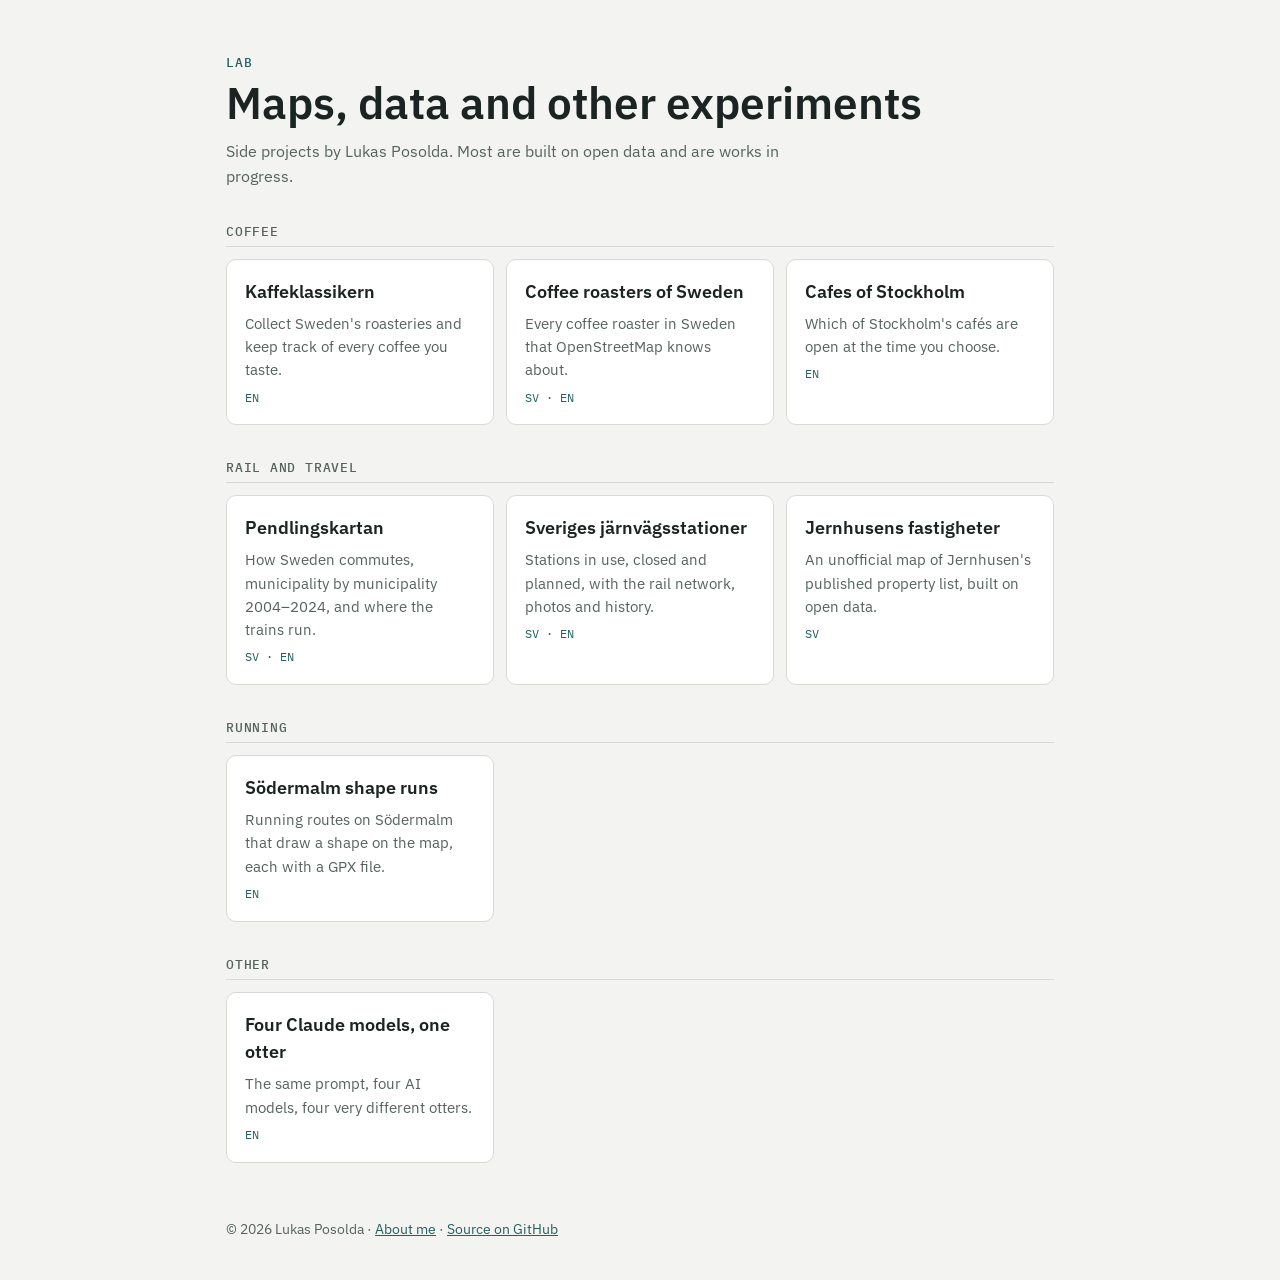
<file: index.html>
<!doctype html>
<html lang="en">
<head>
<meta charset="utf-8">
<meta name="viewport" content="width=device-width, initial-scale=1">
<title>Lab · Lukas Posolda</title>
<meta name="description" content="Maps, data experiments and side projects by Lukas Posolda.">
<link rel="preconnect" href="https://fonts.googleapis.com">
<link rel="stylesheet" href="https://fonts.googleapis.com/css2?family=IBM+Plex+Mono:wght@400;500&family=IBM+Plex+Sans:wght@400;600&display=swap">
<style>
:root {
  --paper: #F3F4F1; --raised: #FFFFFF; --ink: #1B2422; --muted: #56625F;
  --spruce: #23605F; --lichen: #A9B795; --ochre: #C08A1E; --fog: #D6DAD5;
  --sans: "IBM Plex Sans", system-ui, -apple-system, "Segoe UI", sans-serif;
  --mono: "IBM Plex Mono", ui-monospace, Consolas, monospace;
}
@media (prefers-color-scheme: dark) {
  :root { --paper: #151B1A; --raised: #1D2524; --ink: #E7EAE6; --muted: #A3ADA9; --spruce: #7FB8B4; --fog: #33403D; }
}
* { box-sizing: border-box; }
body { margin: 0; background: var(--paper); color: var(--ink); font: 16px/1.55 var(--sans); }
main { max-width: 860px; margin: 0 auto; padding: 56px 16px 40px; }
.kicker { font: 500 13px/1 var(--mono); letter-spacing: .08em; text-transform: uppercase; color: var(--spruce); }
h1 { font-size: clamp(32px, 6vw, 44px); line-height: 1.1; margin: 10px 0 12px; font-weight: 600; }
.lead { color: var(--muted); max-width: 56ch; margin: 0 0 36px; }
.group { font: 500 13px/1 var(--mono); letter-spacing: .06em; text-transform: uppercase; color: var(--muted);
  margin: 36px 0 12px; padding-bottom: 8px; border-bottom: 1px solid var(--fog); }
ul { list-style: none; margin: 0; padding: 0; display: grid; gap: 12px; grid-template-columns: repeat(auto-fill, minmax(250px, 1fr)); }
a.card { display: block; height: 100%; padding: 18px 18px 16px; background: var(--raised); border: 1px solid var(--fog);
  border-radius: 10px; color: inherit; text-decoration: none; transition: border-color .15s, transform .15s; }
a.card:hover, a.card:focus-visible { border-color: var(--spruce); transform: translateY(-2px); outline: none; }
.card h2 { font-size: 18px; margin: 0 0 6px; font-weight: 600; }
.card p { margin: 0; color: var(--muted); font-size: 15px; }
.card .lang { display: inline-block; margin-top: 10px; font: 12px/1 var(--mono); color: var(--spruce); }
footer { margin-top: 56px; color: var(--muted); font-size: 14px; }
footer a { color: var(--spruce); }
@media (prefers-reduced-motion: reduce) { a.card { transition: none; } a.card:hover { transform: none; } }
</style>
</head>
<body>
<main>
  <div class="kicker">Lab</div>
  <h1>Maps, data and other experiments</h1>
  <p class="lead">Side projects by Lukas Posolda. Most are built on open data and are works in progress.</p>

  <div class="group">Coffee</div>
  <ul>
    <li><a class="card" href="kaffeklassikern/"><h2>Kaffeklassikern</h2><p>Collect Sweden's roasteries and keep track of every coffee you taste.</p><span class="lang">EN</span></a></li>
    <li><a class="card" href="coffee-roasters-of-sweden/"><h2>Coffee roasters of Sweden</h2><p>Every coffee roaster in Sweden that OpenStreetMap knows about.</p><span class="lang">SV · EN</span></a></li>
    <li><a class="card" href="cafes-of-stockholm/"><h2>Cafes of Stockholm</h2><p>Which of Stockholm's cafés are open at the time you choose.</p><span class="lang">EN</span></a></li>
  </ul>

  <div class="group">Rail and travel</div>
  <ul>
    <li><a class="card" href="pendlingskartan/"><h2>Pendlingskartan</h2><p>How Sweden commutes, municipality by municipality 2004–2024, and where the trains run.</p><span class="lang">SV · EN</span></a></li>
    <li><a class="card" href="stationskarta/"><h2>Sveriges järnvägsstationer</h2><p>Stations in use, closed and planned, with the rail network, photos and history.</p><span class="lang">SV · EN</span></a></li>
    <li><a class="card" href="fastighetskarta/"><h2>Jernhusens fastigheter</h2><p>An unofficial map of Jernhusen's published property list, built on open data.</p><span class="lang">SV</span></a></li>
  </ul>

  <div class="group">Running</div>
  <ul>
    <li><a class="card" href="shape-runs/"><h2>Södermalm shape runs</h2><p>Running routes on Södermalm that draw a shape on the map, each with a GPX file.</p><span class="lang">EN</span></a></li>
  </ul>

  <div class="group">Other</div>
  <ul>
    <li><a class="card" href="otter/"><h2>Four Claude models, one otter</h2><p>The same prompt, four AI models, four very different otters.</p><span class="lang">EN</span></a></li>
  </ul>

  <footer>© 2026 Lukas Posolda · <a href="https://lukasposolda-qwertz.github.io/">About me</a> · <a href="https://github.com/lukasposolda-qwertz/lab">Source on GitHub</a></footer>
</main>
</body>
</html>
</file>
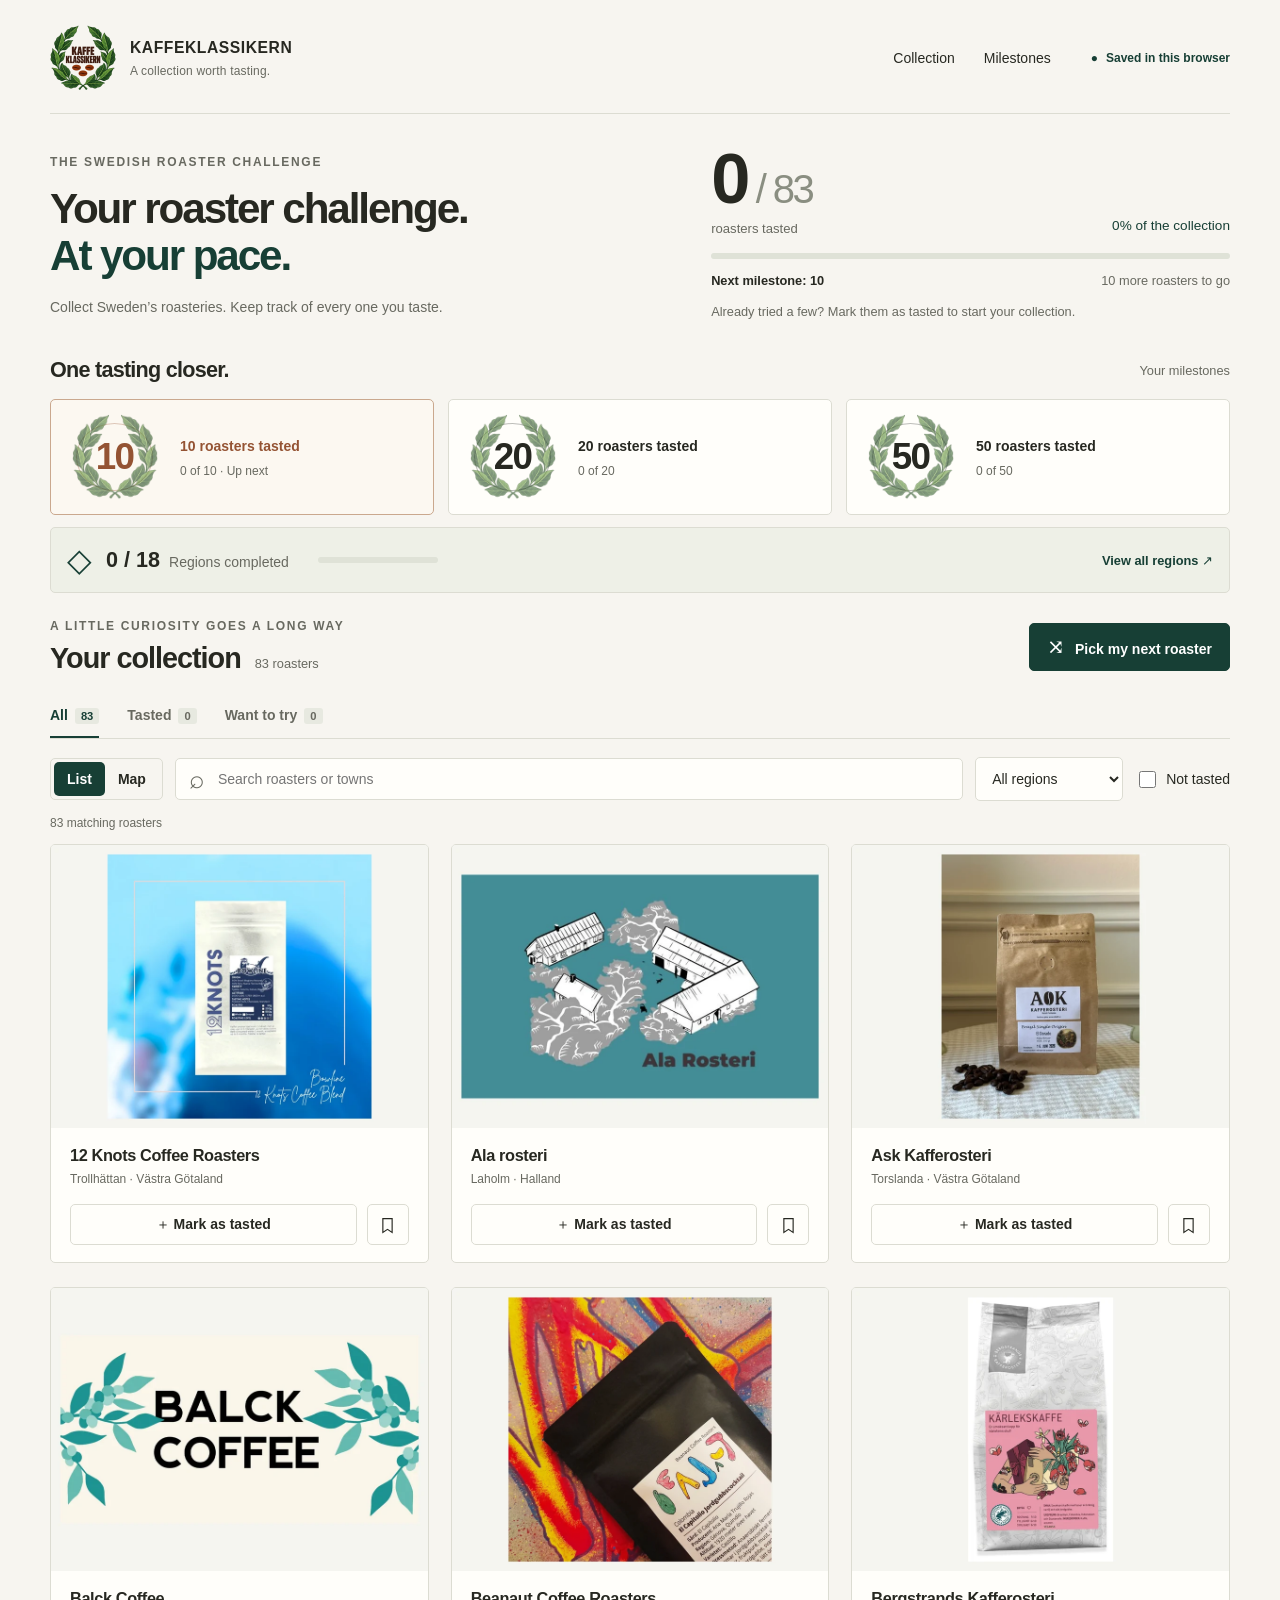
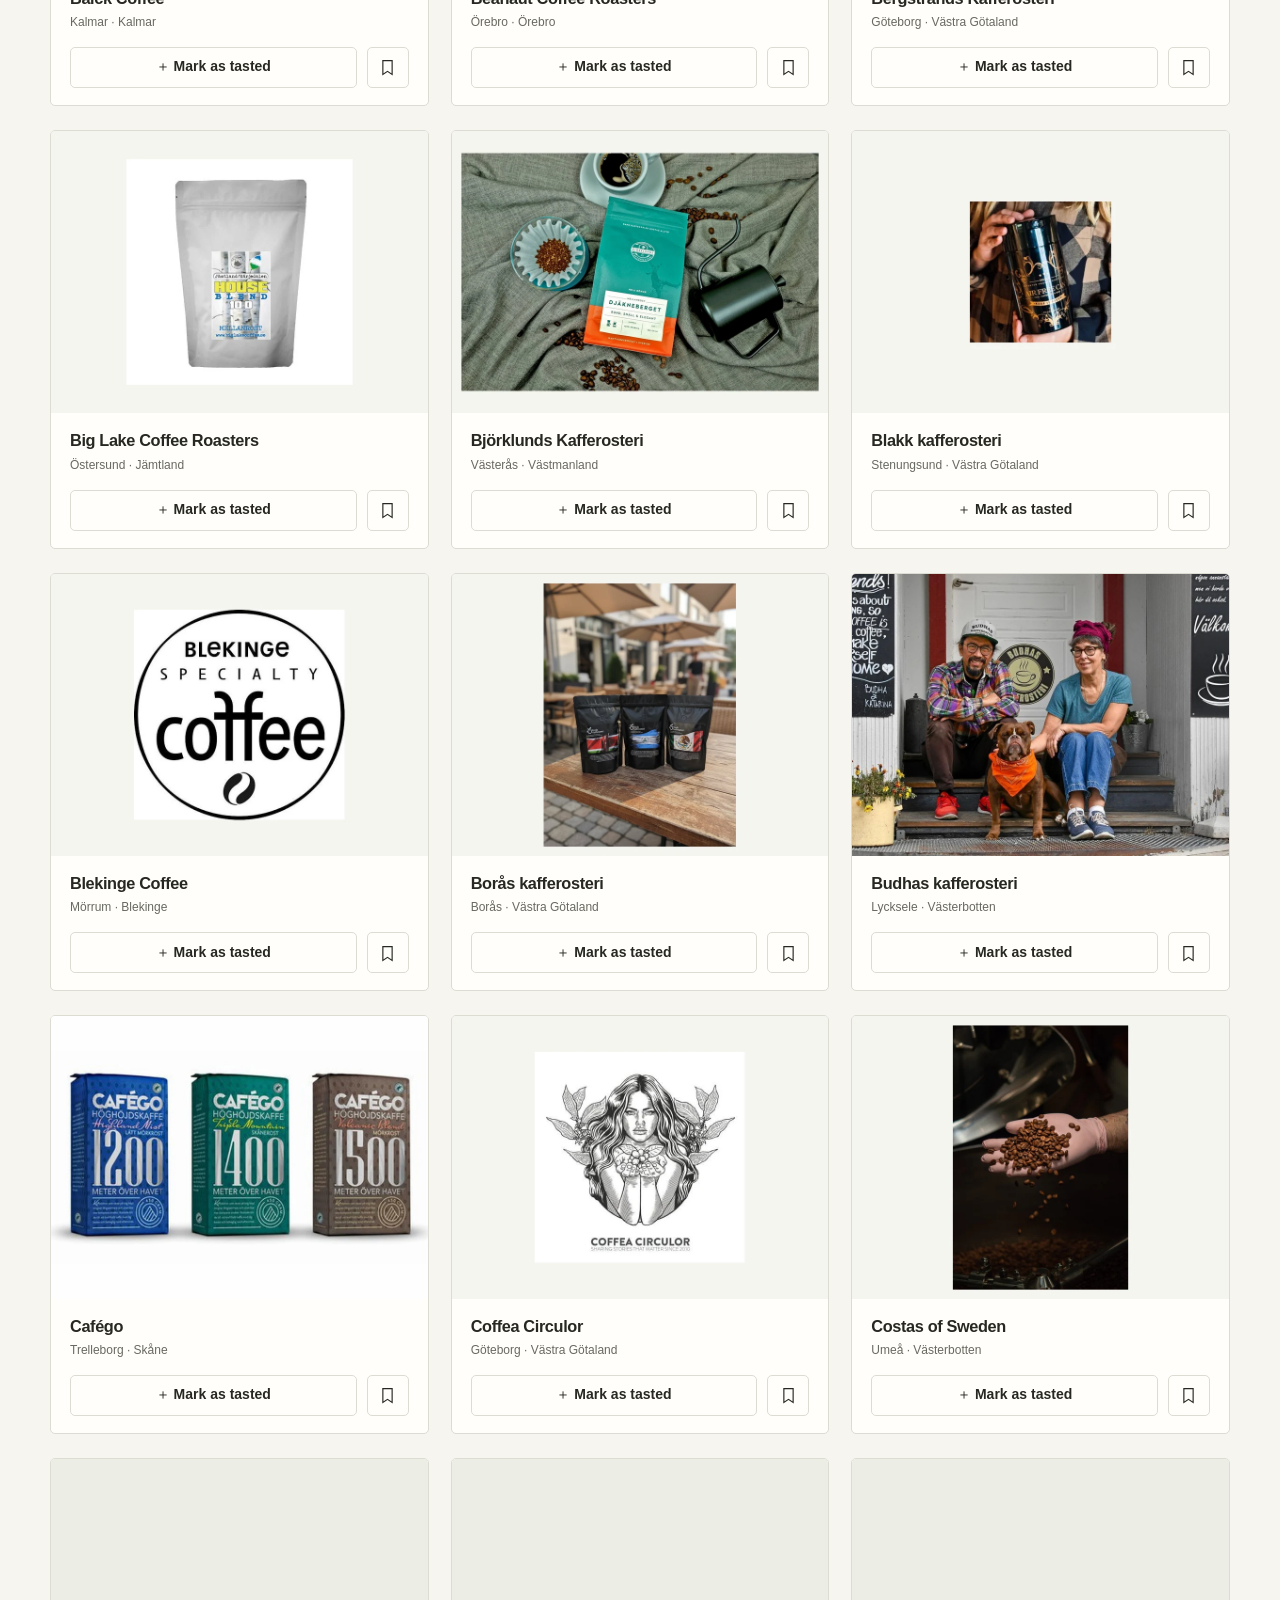
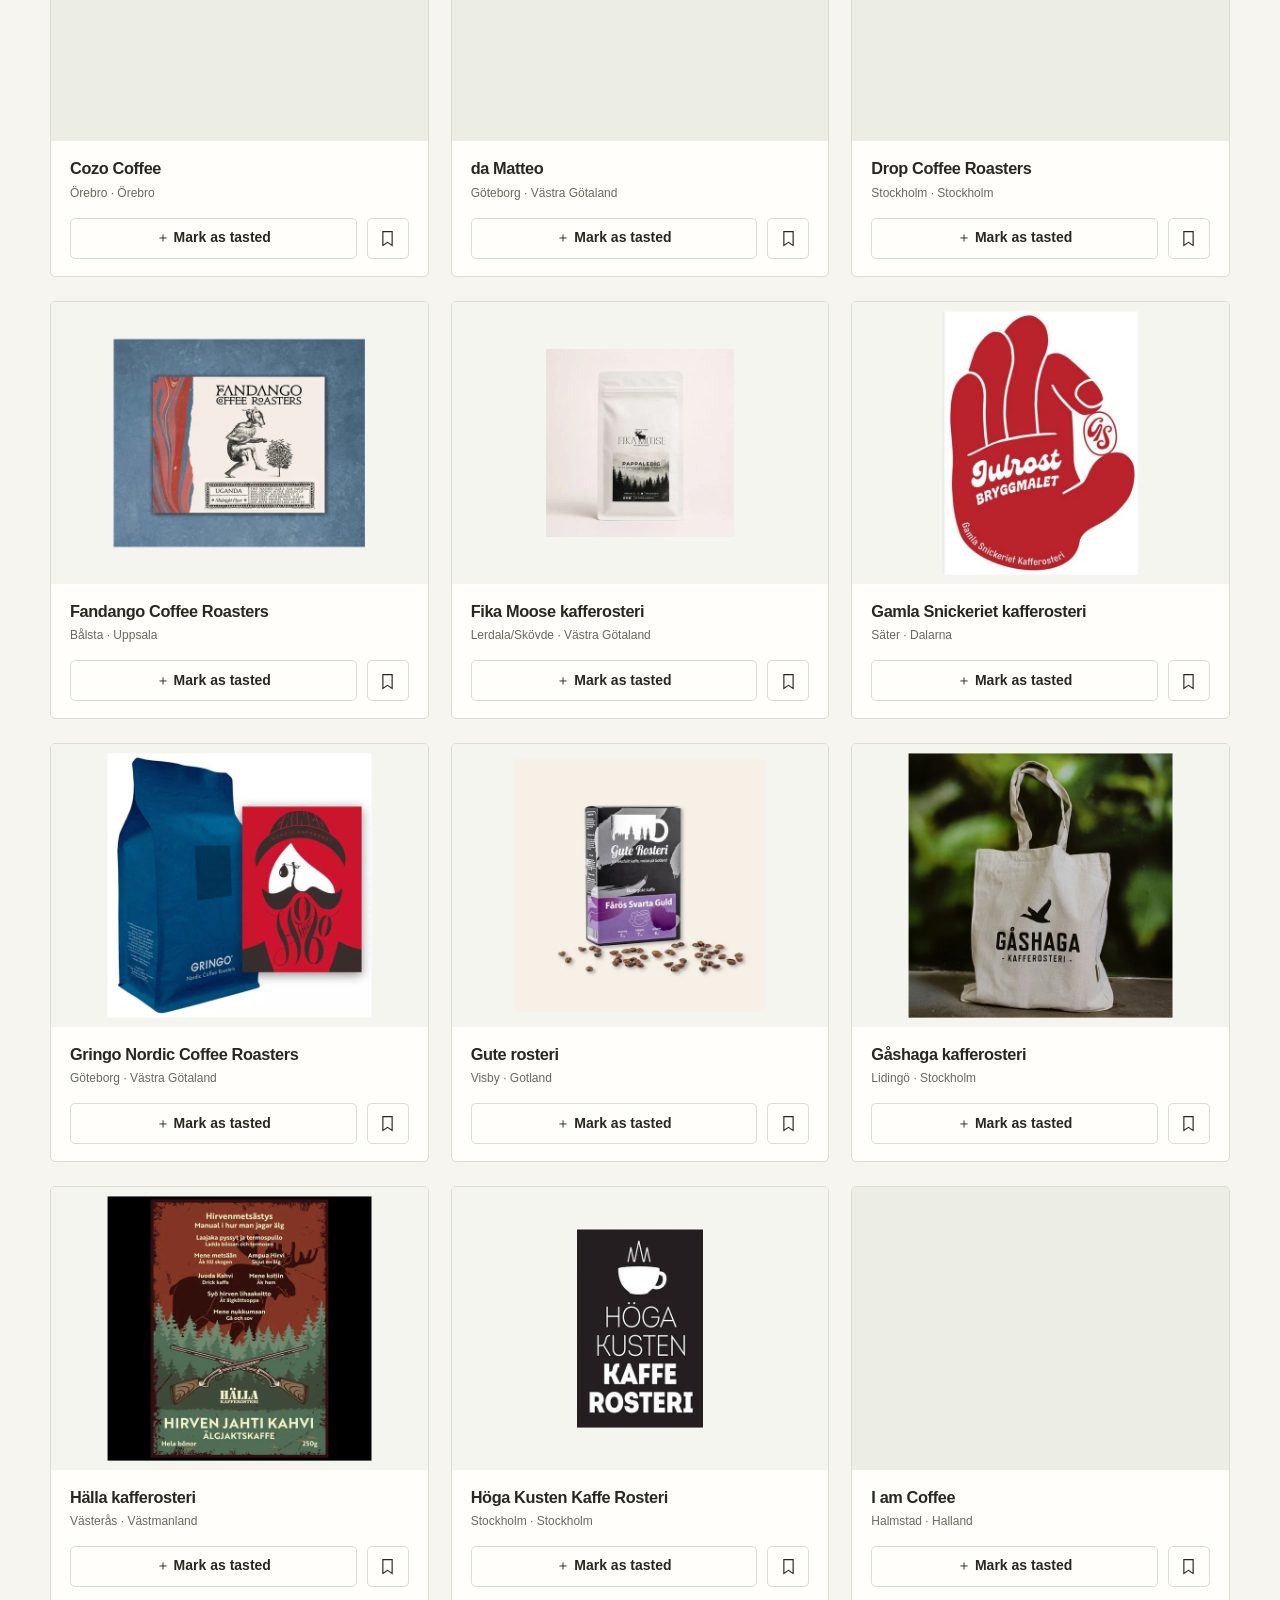
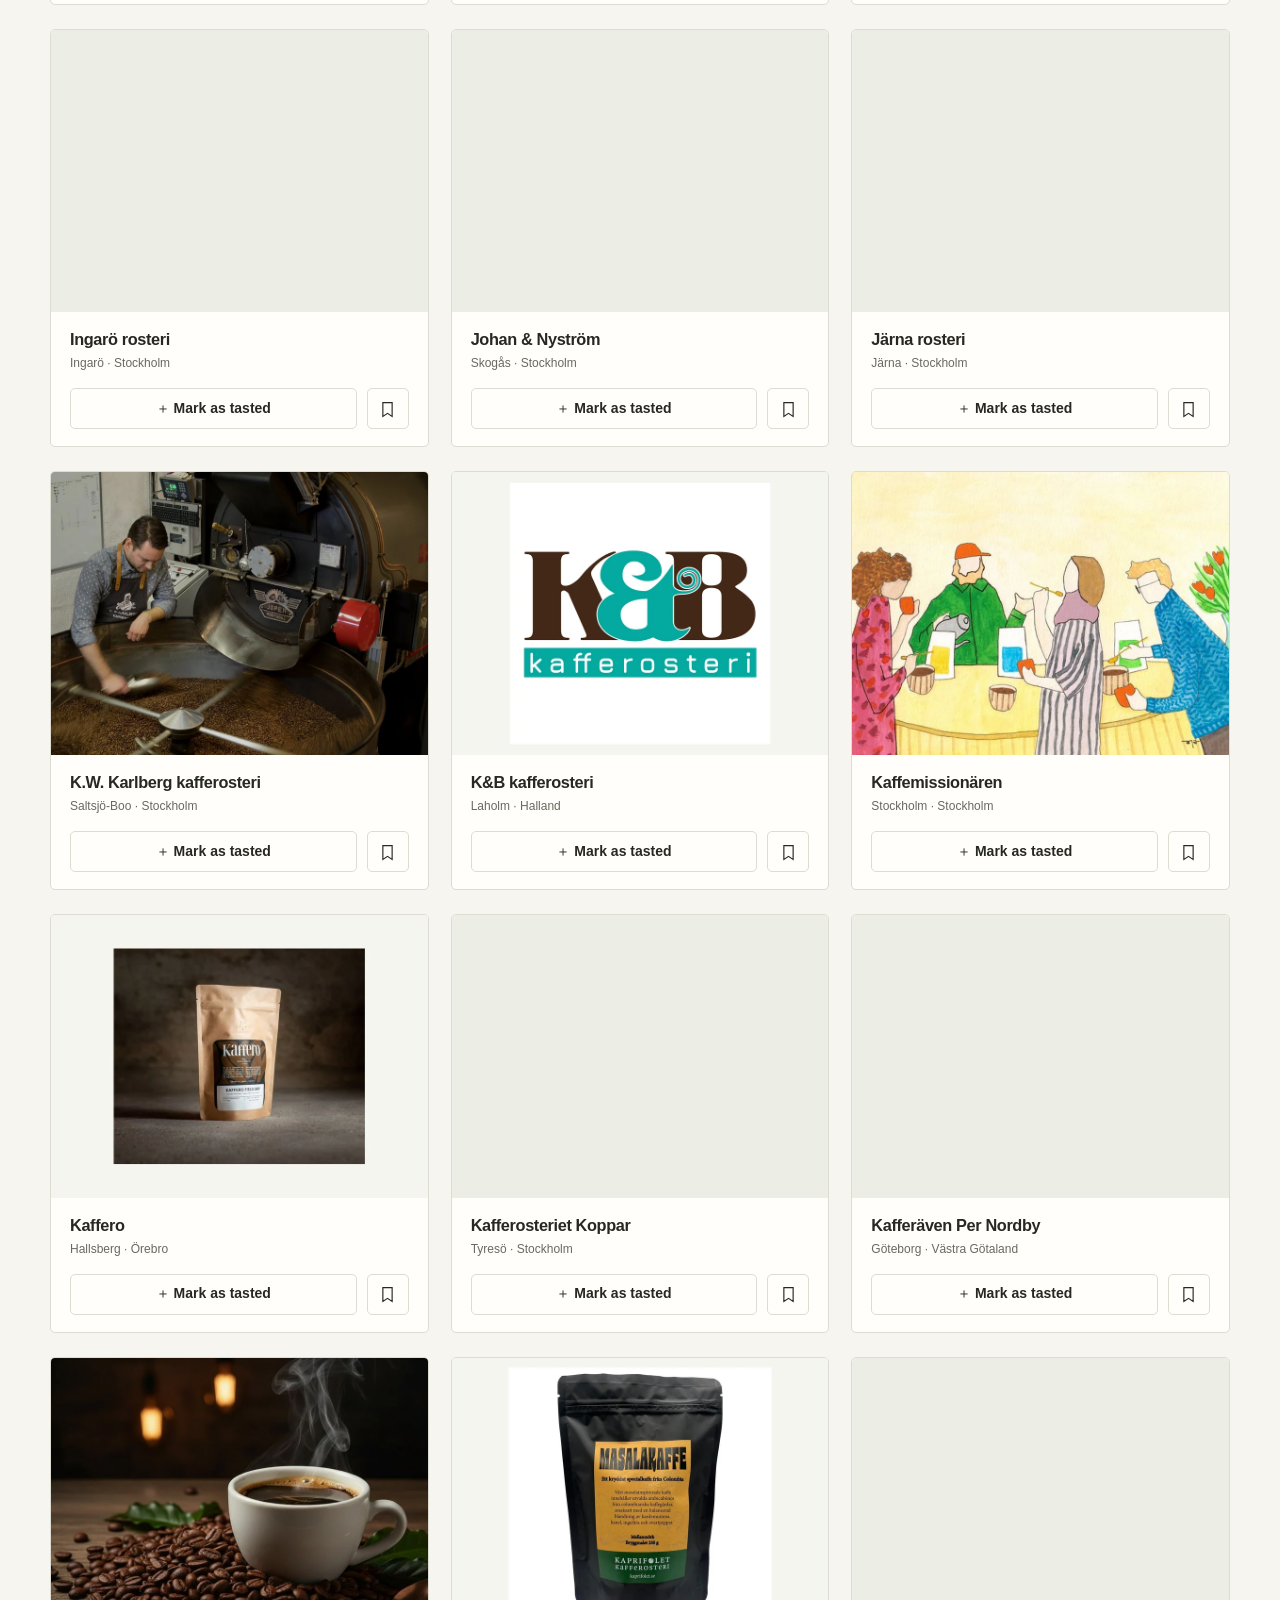
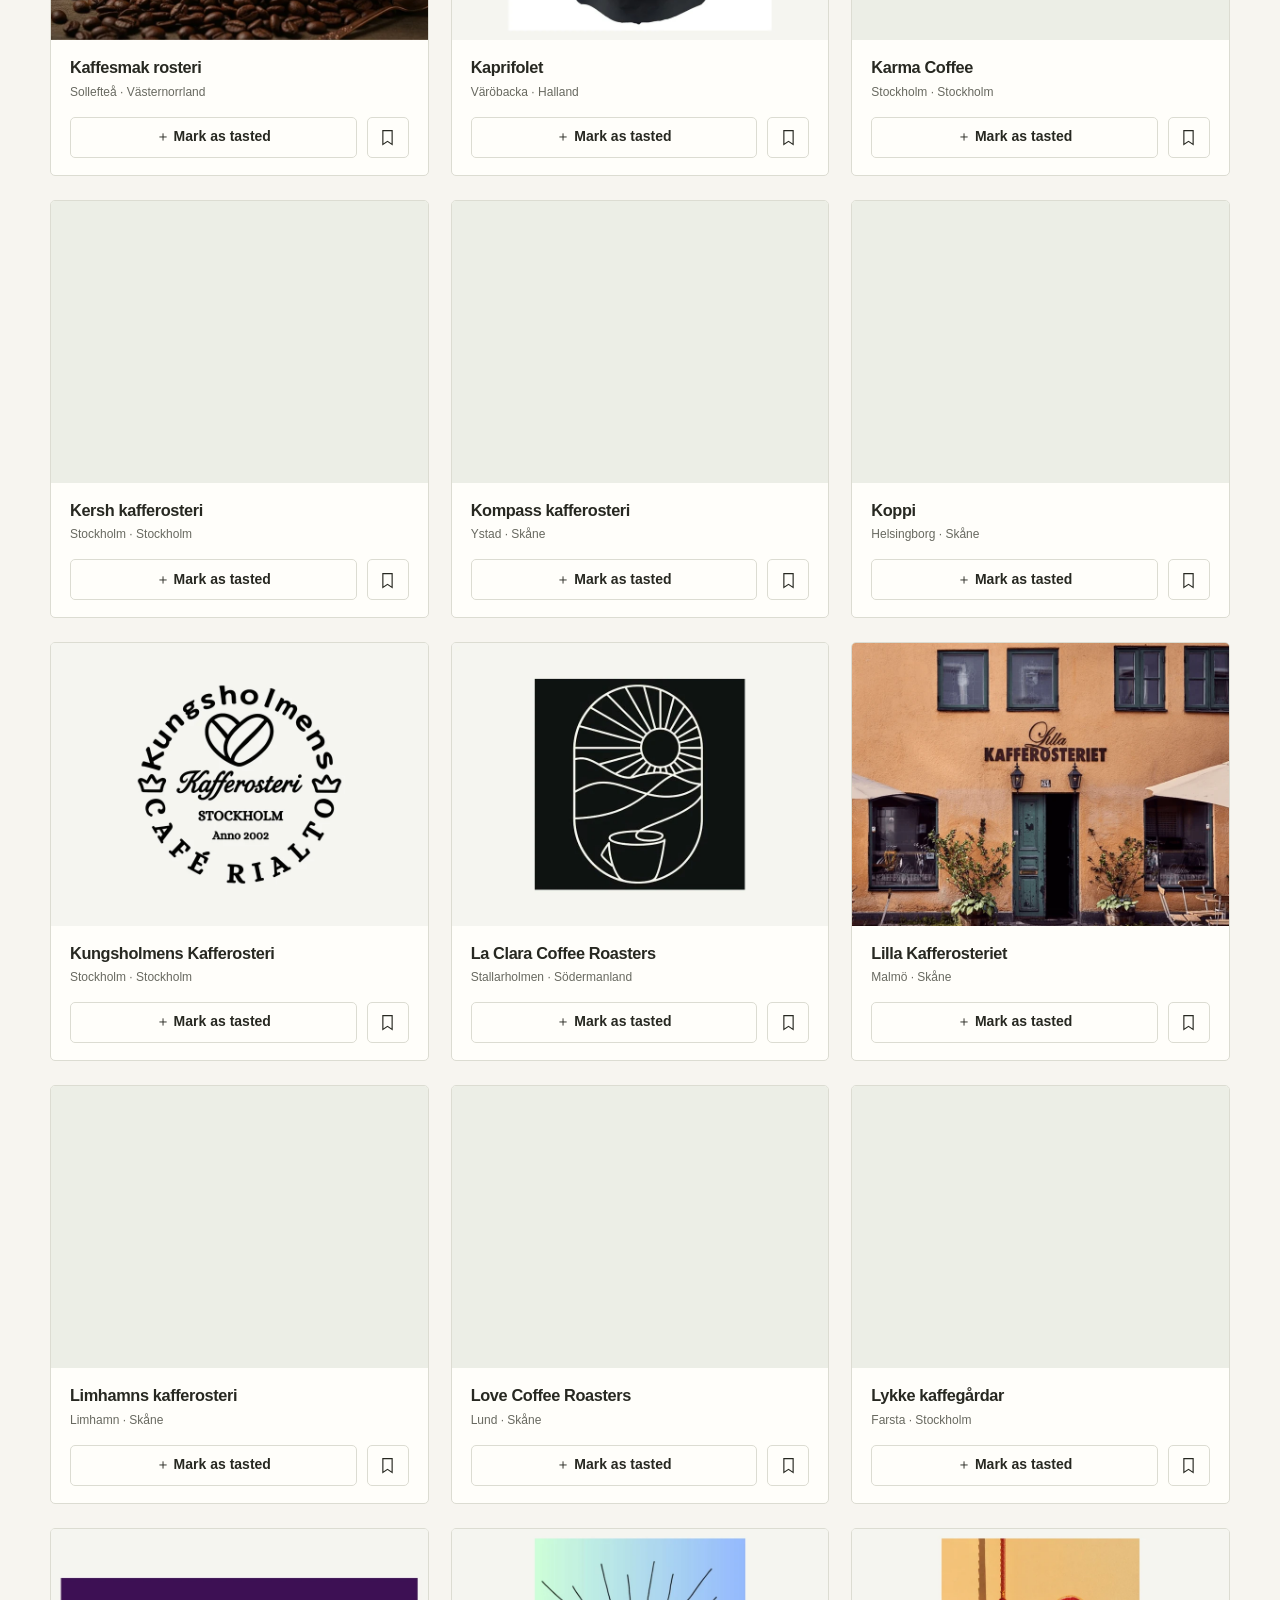
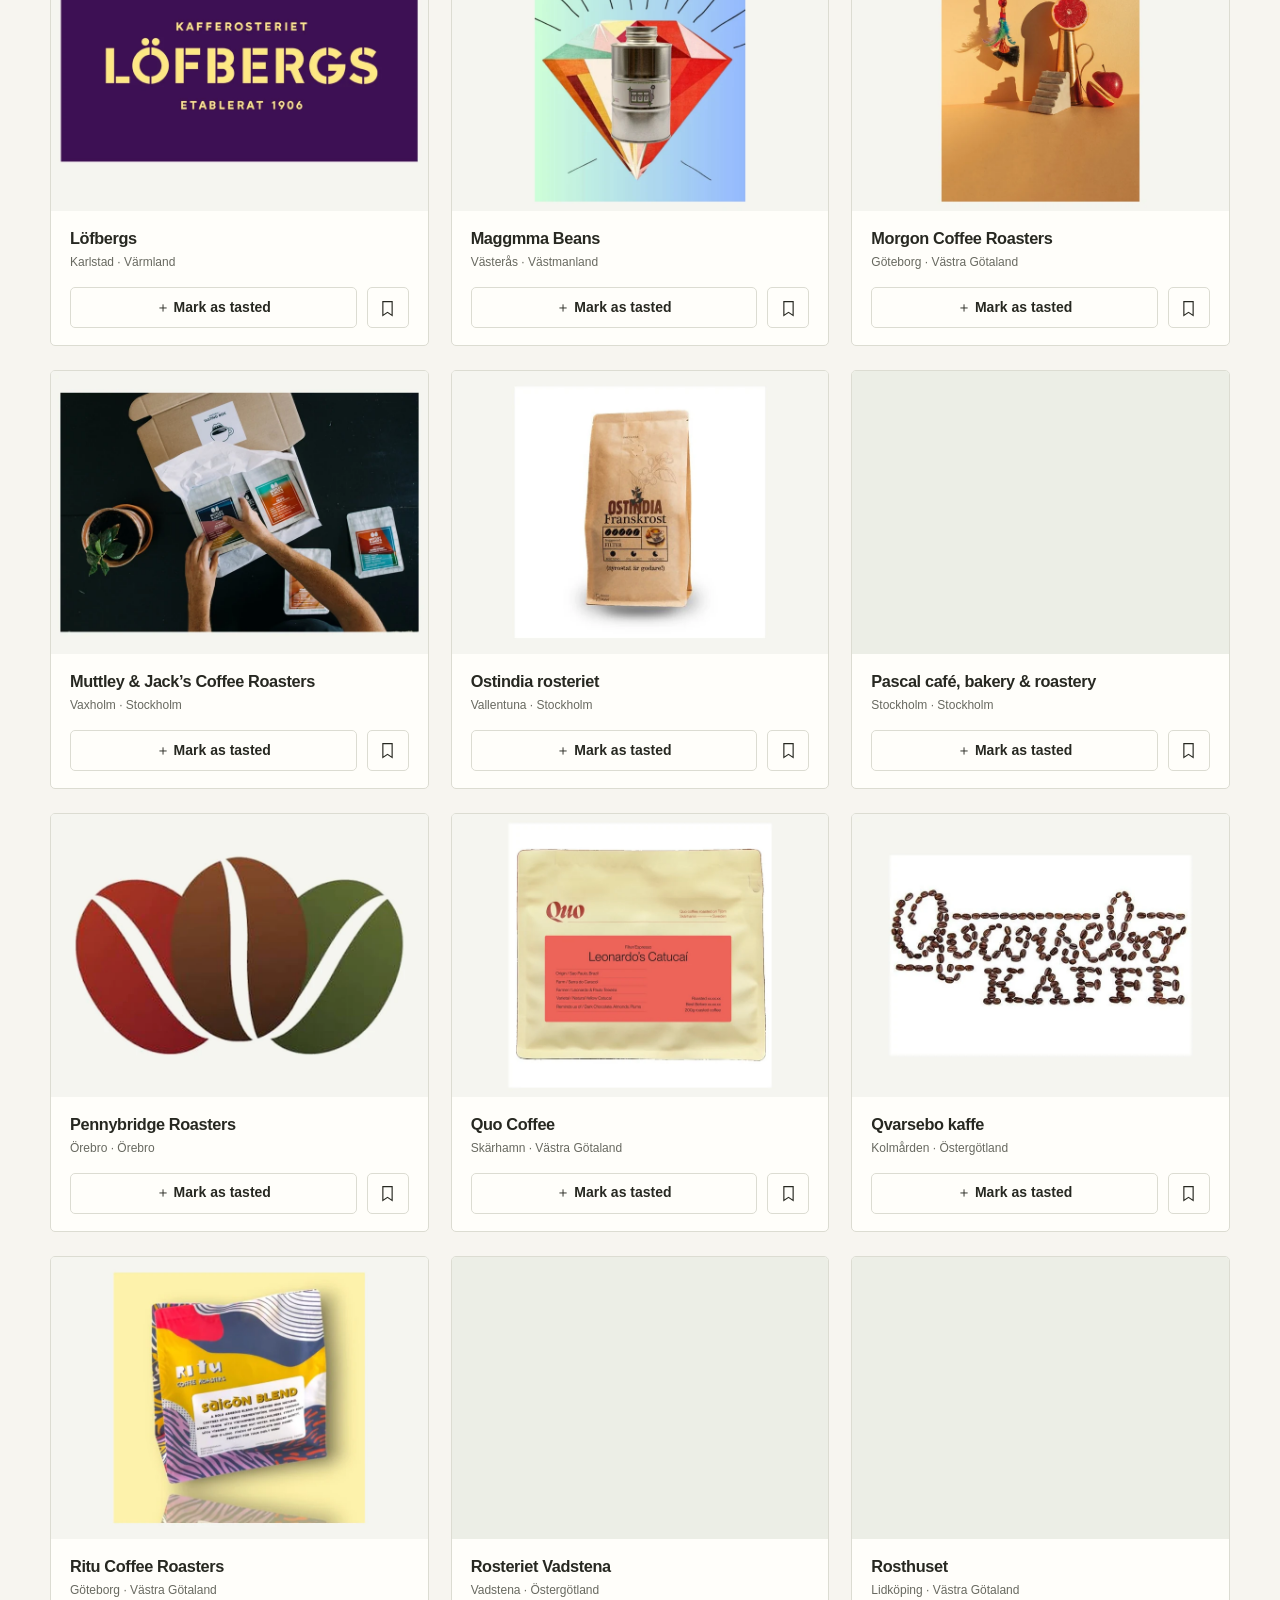
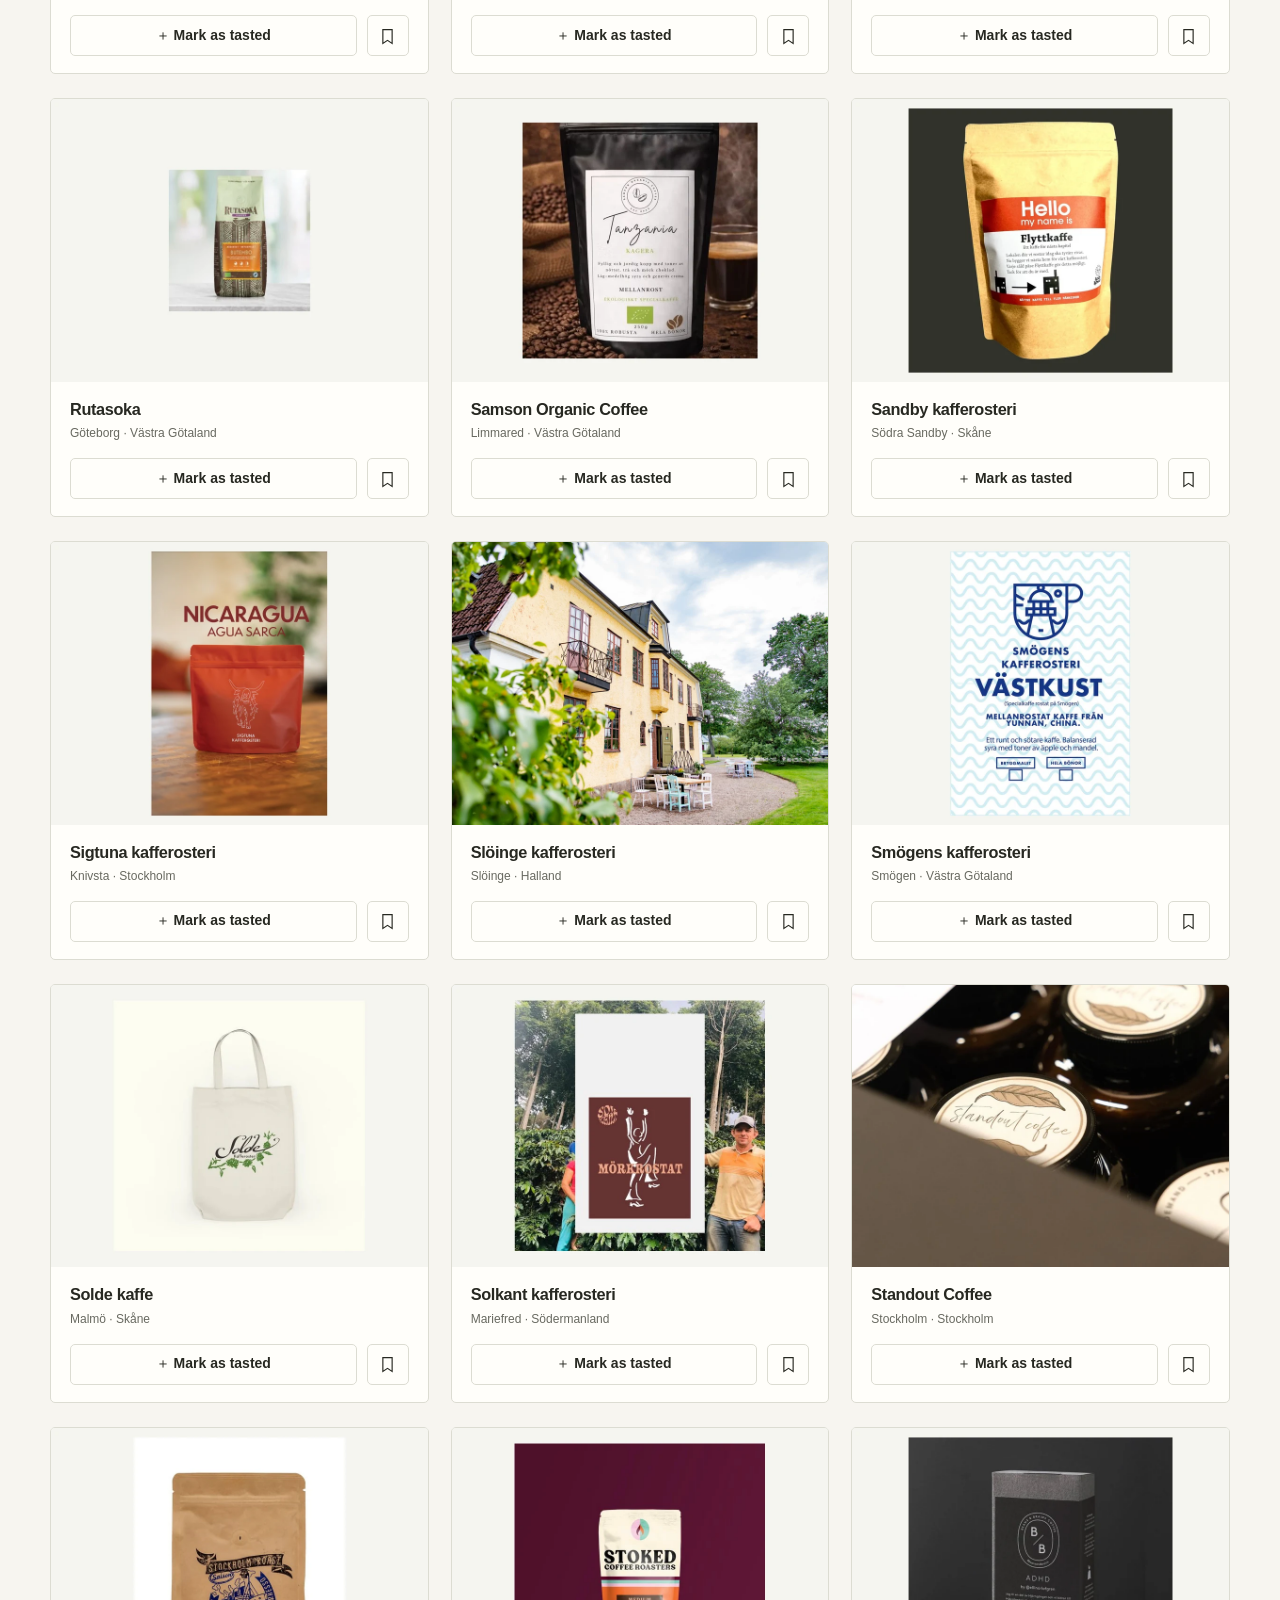
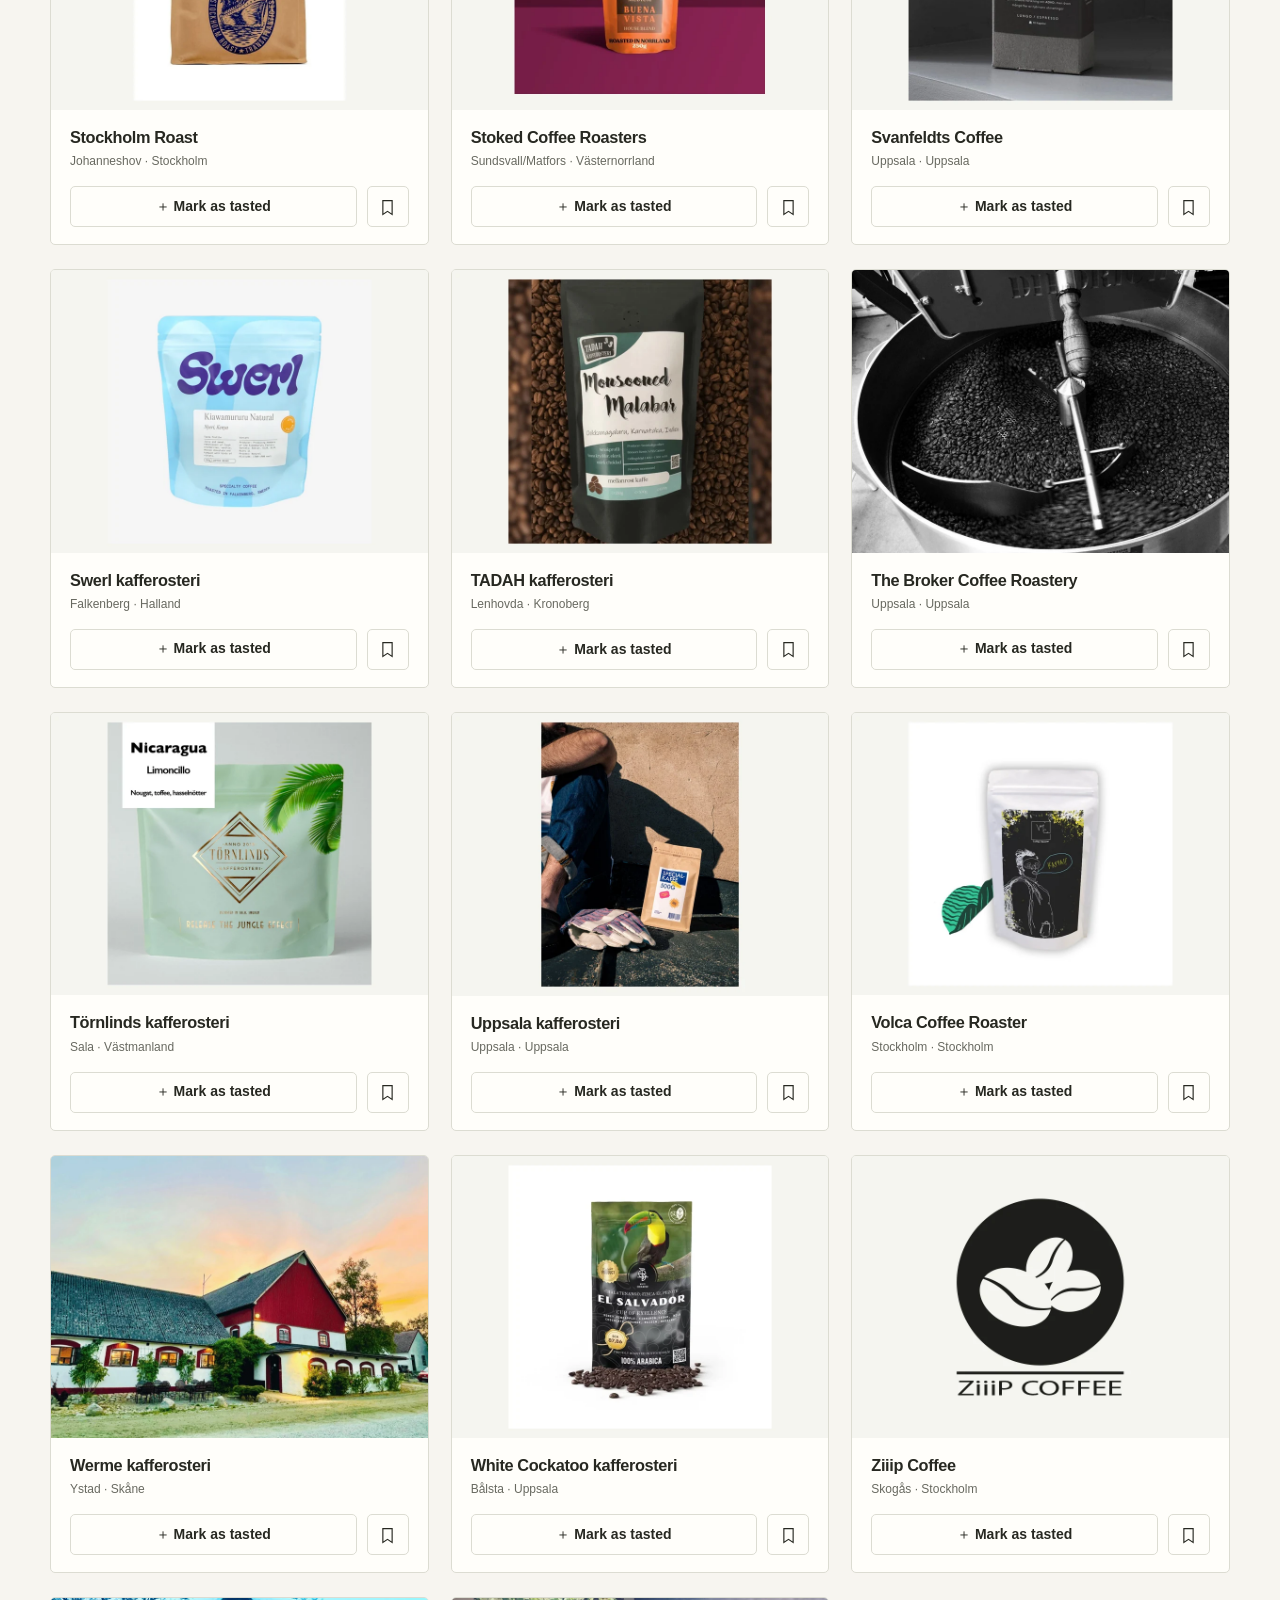
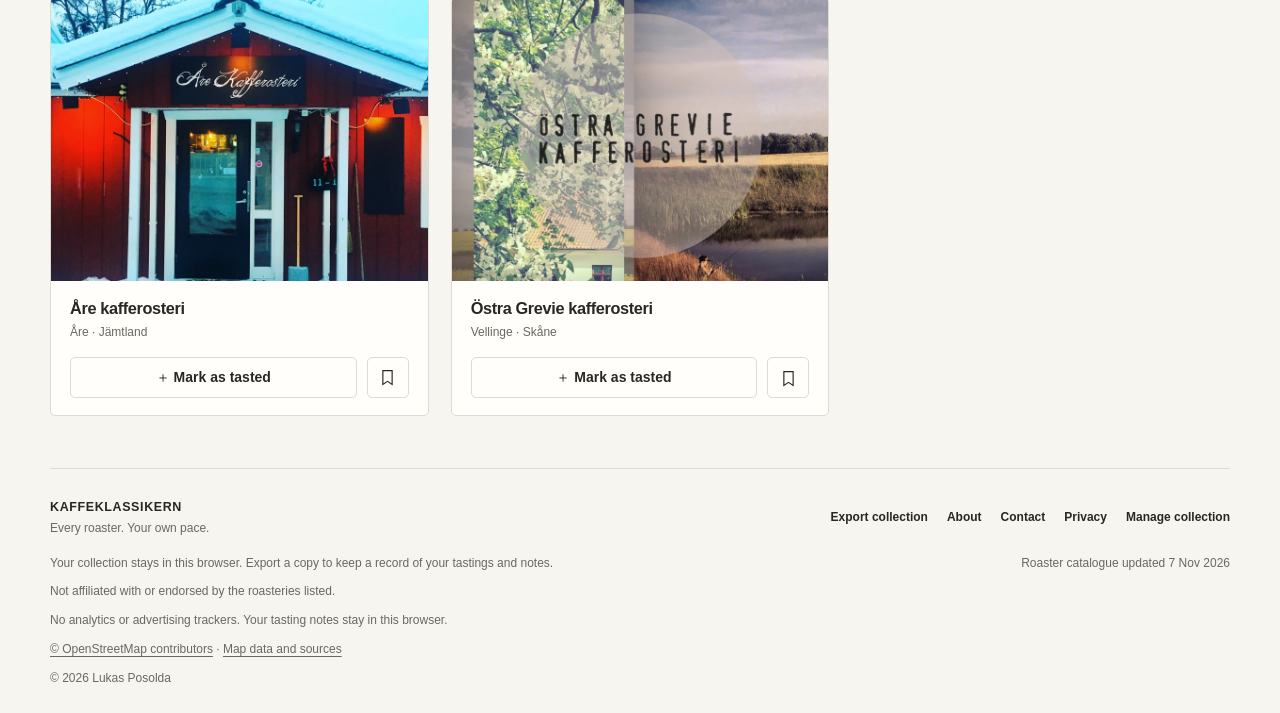
<file: kaffeklassikern/index.html>
<!doctype html>
<html lang="en">
<head>
  <meta charset="UTF-8">
  <meta name="viewport" content="width=device-width, initial-scale=1">
  <meta name="theme-color" content="#173f35">
  <meta name="description" content="Collect Sweden’s roasteries. Keep track of every one you taste, earn milestones, and discover your next coffee. No account needed.">
  <title>Kaffeklassikern — Your roaster collection</title>
  <link rel="icon" href="./assets/favicon.svg" type="image/svg+xml">
  <link rel="stylesheet" href="./styles.css">
  <script type="module" src="./app.js"></script>
</head>
<body>
  <a class="skip-link" href="#collection">Skip to collection</a>
  <header class="site-header wrap">
    <a class="brand" href="#" aria-label="Kaffeklassikern home"><img src="./assets/brand.webp" width="66" height="66" alt=""><span>KAFFEKLASSIKERN<small>A collection worth tasting.</small></span></a>
    <nav aria-label="Main"><a href="#collection">Collection</a><a href="#milestones">Milestones</a></nav>
    <button class="save-status text-button" id="save-status" data-action="manage">Checking browser storage…</button>
  </header>
  <main class="wrap">
    <div id="storage-warning" class="notice warning" hidden></div>
    <div id="catalog-notice" class="notice" hidden></div>
    <section class="overview" aria-labelledby="challenge-title">
      <div class="intro"><p class="eyebrow">THE SWEDISH ROASTER CHALLENGE</p><h1 id="challenge-title">Your roaster challenge.<br><span>At your pace.</span></h1><p>Collect Sweden’s roasteries. Keep track of every one you taste.</p></div>
      <div class="collection-progress" id="overview-progress"></div>
    </section>
    <section id="milestones" class="milestones" aria-labelledby="milestones-title">
      <div class="section-heading"><h2 id="milestones-title">One tasting closer.</h2><p>Your milestones</p></div>
      <div id="milestone-badges" class="milestone-grid"></div>
      <div class="regions-overview"><div id="regional-total"></div><button class="text-button" id="regions-toggle" aria-expanded="false" aria-controls="regional-badges" data-action="regions">View all regions <span aria-hidden="true">↗</span></button></div>
      <div id="regional-badges" class="region-grid" hidden></div>
    </section>
    <section id="collection" aria-labelledby="collection-title">
      <div class="section-heading collection-heading"><div><p class="eyebrow">A LITTLE CURIOSITY GOES A LONG WAY</p><h2 id="collection-title">Your collection<span id="catalog-count"></span></h2></div><button class="primary" data-action="discover"><span aria-hidden="true">⤨</span> Pick my next roaster</button></div>
      <div class="collection-tabs" id="collection-tabs" role="group" aria-label="Collection status"></div>
      <div class="filters">
        <div class="view-switch" role="group" aria-label="Collection view"><button data-action="view" data-value="cards" aria-pressed="true">List</button><button data-action="view" data-value="map" aria-pressed="false">Map</button></div>
        <label class="search"><span aria-hidden="true">⌕</span><span class="sr-only">Search roasters or towns</span><input id="search" type="search" placeholder="Search roasters or towns" autocomplete="off"></label>
        <label class="region-filter"><span class="sr-only">Region</span><select id="region"><option value="">All regions</option></select></label>
        <label class="checkbox"><input id="not-tasted" type="checkbox">Not tasted</label>
        <label id="sort-label" hidden><span class="sr-only">Sort tasted roasters</span><select id="sort"><option value="alpha">Alphabetical</option><option value="recent">Recently tasted</option></select></label>
      </div>
      <div class="results-line"><p id="results-count" aria-live="polite"></p><button id="clear-filters" class="text-button" data-action="clear-filters" hidden>Clear filters ×</button></div>
      <div id="collection-content"><p class="loading">Preparing your collection…</p></div>
      <div id="retired-content"></div>
    </section>
  </main>
  <footer class="site-footer wrap"><div class="footer-top"><div class="footer-brand">KAFFEKLASSIKERN<span>Every roaster. Your own pace.</span></div><div class="footer-actions"><button class="text-button" data-action="export">Export collection</button><button class="text-button" data-action="about">About</button><button class="text-button" data-action="contact">Contact</button><button class="text-button" data-action="privacy">Privacy</button><button class="text-button" data-action="manage">Manage collection</button></div></div><div class="footer-bottom"><p>Your collection stays in this browser. Export a copy to keep a record of your tastings and notes.</p><p id="review-date"></p></div><p class="footer-note">Not affiliated with or endorsed by the roasteries listed.</p><p class="footer-note">No analytics or advertising trackers. Your tasting notes stay in this browser.</p><p class="footer-note"><a href="https://www.openstreetmap.org/copyright" target="_blank" rel="noopener noreferrer">© OpenStreetMap contributors</a> · <a href="./data/map-attribution.json">Map data and sources</a></p><p class="footer-note">© 2026 Lukas Posolda</p></footer>
  <dialog id="detail-dialog" class="detail-dialog" aria-labelledby="detail-title"><button class="close-button" data-action="close" aria-label="Close roaster details">×</button><div id="detail-content"></div></dialog>
  <dialog id="utility-dialog" class="utility-dialog" aria-labelledby="utility-title"><button class="close-button" data-action="close" aria-label="Close dialog">×</button><div id="utility-content"></div></dialog>
  <dialog id="contact-dialog" class="utility-dialog" aria-labelledby="contact-title">
    <button class="close-button" data-action="close" aria-label="Close contact form">×</button>
    <h2 id="contact-title">Let’s talk coffee.</h2>
    <p>A correction, a coffee suggestion, a bug, or something you’d like changed or removed? We’re listening.</p>
    <form id="contact-form" class="contact-form">
      <label>Your email<input name="email" type="email" autocomplete="email" required maxlength="254"><small>Only so we can reply.</small></label>
      <label>Your note<textarea name="message" required minlength="10" maxlength="5000" rows="5" placeholder="If this concerns a roastery or an image, include its name and what you’d like us to change."></textarea></label>
      <label class="contact-honeypot" aria-hidden="true">Leave this empty<input name="website" tabindex="-1" autocomplete="off"></label>
      <p class="contact-privacy">Sending shares your message and reply details with us through <a href="https://formspree.io/legal/privacy-policy/" target="_blank" rel="noopener noreferrer">Formspree</a>. Your collection and tasting notes are never attached. Please don’t include sensitive information.</p>
      <p id="contact-status" class="subtle" role="status" aria-live="polite">Checking contact availability…</p>
      <div class="utility-actions"><button class="primary" type="submit" disabled>Send message</button><button type="button" data-action="close">Cancel</button></div>
    </form>
  </dialog>
  <div id="toast" class="toast" role="status" aria-live="polite" hidden></div>
  <noscript><p class="notice">Enable JavaScript to use your local coffee collection. Your progress is stored in your browser.</p></noscript>
</body>
</html>
</file>
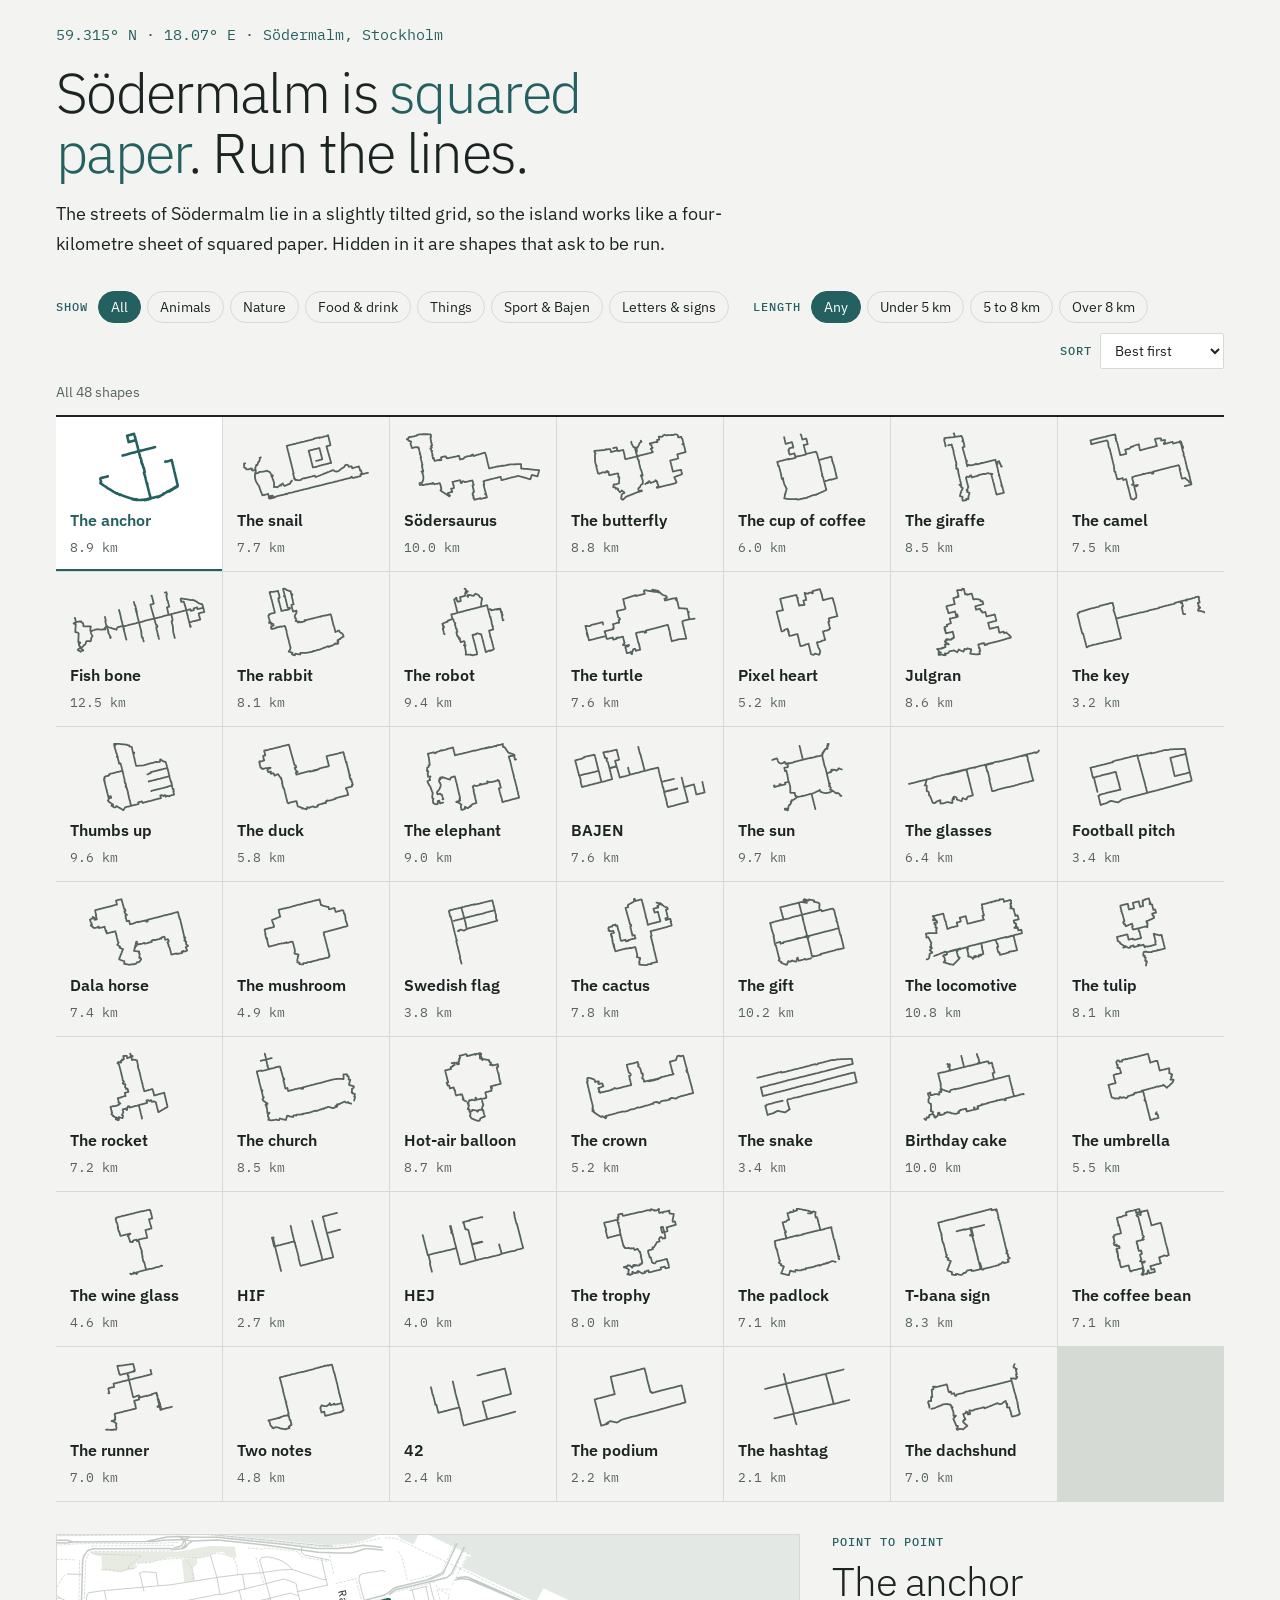
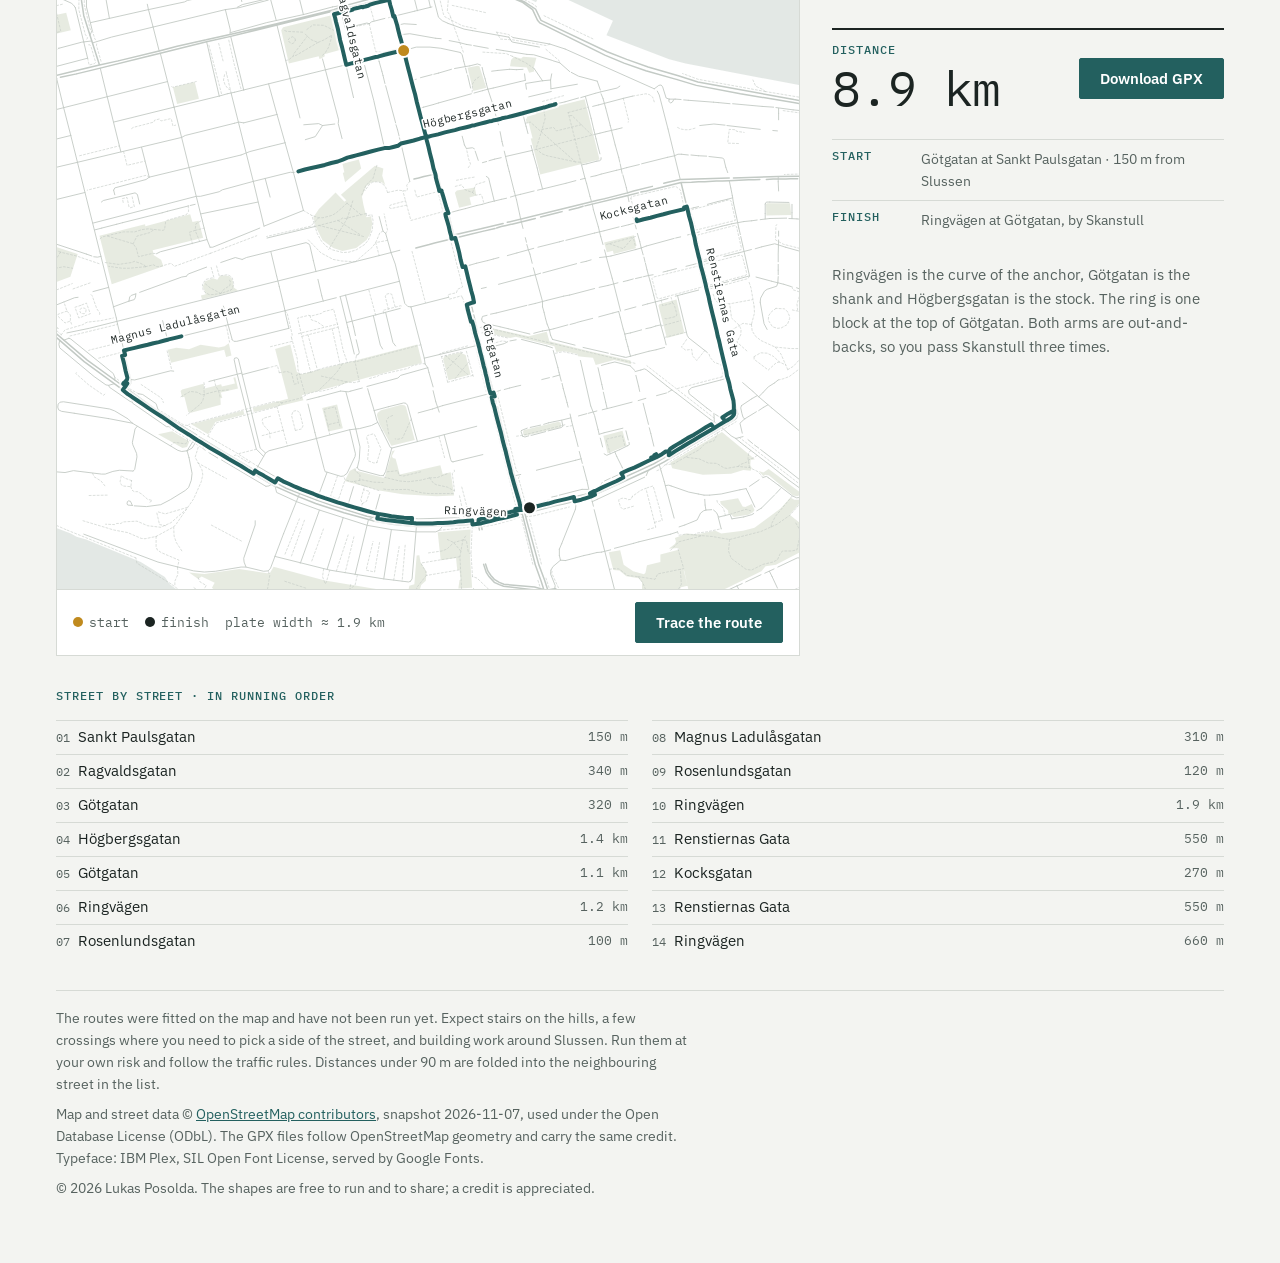
<file: shape-runs/index.html>
<!doctype html>
<html lang="en">
<head>
<meta charset="utf-8">
<meta name="viewport" content="width=device-width, initial-scale=1, viewport-fit=cover">
<meta name="description" content="Running routes on Södermalm, Stockholm, that draw a shape on the map. With GPX files.">
<title>Södermalm shape runs</title>
<meta name="claude:viewport-fit-sides" content="cover">
<link rel="stylesheet" href="https://fonts.googleapis.com/css2?family=IBM+Plex+Mono:wght@400;500&family=IBM+Plex+Sans:wght@300;400;600&display=swap">
<style>body { margin: 0; } img { max-width: 100%; }</style>
<style>
/* Layout: a field sheet. A filter bar, then the gallery of drawn shapes; the chosen one fills a map plate, with distance, GPX and its street-by-street list beside it. */
:root {
  --paper: #F3F4F1; --paper-raised: #FFFFFF; --ink: #1B2422; --ink-muted: #56625F;
  --spruce: #23605F; --on-spruce: #FFFFFF; --lichen: #A9B795; --ochre: #C08A1E;
  --fog: #D6DAD5; --contour: #9DB5B1; --water: #E3E8E5; --street: #C3CAC5;
  --font-sans: "IBM Plex Sans", system-ui, -apple-system, "Segoe UI", sans-serif;
  --font-mono: "IBM Plex Mono", ui-monospace, "Cascadia Mono", Consolas, monospace;
}
@media (prefers-color-scheme: dark) {
  :root:not([data-theme="light"]) {
    --paper: #13201F; --paper-raised: #1A2928; --ink: #E4EAE7; --ink-muted: #A3B0AC;
    --spruce: #6FB3AF; --on-spruce: #13201F; --fog: #2C3B39; --contour: #2F4F4C; --ochre: #D9A53A;
    --water: #0F1A19; --street: #3A4B49; color-scheme: dark;
  }
}
:root[data-theme="dark"] {
  --paper: #13201F; --paper-raised: #1A2928; --ink: #E4EAE7; --ink-muted: #A3B0AC;
  --spruce: #6FB3AF; --on-spruce: #13201F; --fog: #2C3B39; --contour: #2F4F4C; --ochre: #D9A53A;
  --water: #0F1A19; --street: #3A4B49; color-scheme: dark;
}
* { box-sizing: border-box; }
body { background: var(--paper); color: var(--ink); font: 400 16px/26px var(--font-sans); }
.wrap { max-width: 1200px; margin: 0 auto; padding-block: 24px 64px;
  padding-left: max(16px, env(safe-area-inset-left, 0px)); padding-right: max(16px, env(safe-area-inset-right, 0px));
  display: grid; gap: 32px; }
h1, h2, h3, p, ol { margin: 0; }
h1, h2 { text-wrap: balance; }
:focus-visible { outline: 2px solid var(--spruce); outline-offset: 2px; }
.label { font: 500 12px/16px var(--font-mono); letter-spacing: .08em; text-transform: uppercase; color: var(--spruce); }
.fig { font: 400 15px/22px var(--font-mono); font-variant-numeric: tabular-nums; }
.muted { color: var(--ink-muted); }
.small { font: 400 14px/22px var(--font-sans); color: var(--ink-muted); }
.key { color: var(--spruce); }

header { display: grid; gap: 16px; }
.coord { color: var(--spruce); }
h1 { font: 300 clamp(34px, 5.4vw, 56px)/1.08 var(--font-sans); letter-spacing: -.03em; max-width: 20ch; }
.lead { font: 400 18px/30px var(--font-sans); max-width: 62ch; }

/* filter and sort bar */
.library { display: grid; gap: 12px; }
.bar { display: flex; flex-wrap: wrap; gap: 10px 24px; align-items: center; }
.chips { display: flex; flex-wrap: wrap; gap: 6px; align-items: center; }
.chips .label { margin-right: 4px; }
.chip { all: unset; box-sizing: border-box; cursor: pointer; font: 400 14px/1 var(--font-sans); padding: 8px 12px; border: 1px solid var(--fog);
  border-radius: 999px; background: var(--paper); color: var(--ink); white-space: nowrap; }
.chip:hover { border-color: var(--spruce); }
.chip:focus-visible { outline: 2px solid var(--spruce); outline-offset: 2px; }
.chip[aria-pressed="true"] { background: var(--spruce); border-color: var(--spruce); color: var(--on-spruce); }
.sorter { display: flex; align-items: center; gap: 8px; margin-left: auto; }
.sorter select { font: 400 14px/1 var(--font-sans); padding: 7px 10px; border: 1px solid var(--fog); border-radius: 2px; background: var(--paper-raised); color: var(--ink); }
.empty { padding: 24px 0; }

/* route picker: a gallery of drawn shapes */
.picker { display: grid; grid-template-columns: repeat(auto-fill, minmax(150px, 1fr)); gap: 1px; background: var(--fog);
  border-top: 2px solid var(--ink); border-bottom: 1px solid var(--fog); }
.picker button { all: unset; box-sizing: border-box; cursor: pointer; display: grid; gap: 6px; padding: 14px 14px 10px;
  background: var(--paper); border-bottom: 2px solid transparent; min-width: 0; }
.picker button:focus-visible { outline: 2px solid var(--spruce); outline-offset: -2px; }
.picker svg { width: 100%; height: 72px; display: block; }
.picker path { fill: none; stroke: var(--ink-muted); stroke-width: 1.8; vector-effect: non-scaling-stroke; stroke-linejoin: round; stroke-linecap: round; }
.picker .nm { font: 600 16px/22px var(--font-sans); }
.picker .fig { font-size: 13px; }
.picker button[aria-pressed="true"] { border-bottom-color: var(--spruce); background: var(--paper-raised); }
.picker button[aria-pressed="true"] path { stroke: var(--spruce); stroke-width: 2.6; }
.picker button[aria-pressed="true"] .nm { color: var(--spruce); }

/* plate + notes */
.sheet { display: grid; grid-template-columns: minmax(0, 1.9fr) minmax(0, 1fr); gap: 32px; align-items: start; }
.plate { background: var(--water); border: 1px solid var(--fog); min-width: 0; }
.plate svg { display: block; width: 100%; height: auto; }
.m-island { fill: var(--paper-raised); }
.m-parks { fill: var(--lichen); opacity: .28; }
.m-line { fill: none; stroke: var(--street); vector-effect: non-scaling-stroke; stroke-linecap: round; }
.m-main { stroke-width: 1.5; } .m-minor { stroke-width: .9; } .m-paths { stroke-width: .6; stroke-dasharray: 2 2; }
.m-route { fill: none; stroke: var(--spruce); stroke-width: 4; vector-effect: non-scaling-stroke; stroke-linejoin: round; stroke-linecap: round; }
.m-halo { fill: none; stroke: var(--paper-raised); stroke-width: 8; opacity: .75; vector-effect: non-scaling-stroke; stroke-linejoin: round; stroke-linecap: round; }
.m-lab { font-family: var(--font-mono); fill: var(--ink); paint-order: stroke; stroke: var(--paper-raised); stroke-linejoin: round; text-anchor: middle; }
.m-dot { stroke: var(--paper-raised); vector-effect: non-scaling-stroke; stroke-width: 2; }
.m-start { fill: var(--ochre); } .m-end { fill: var(--ink); }
.m-runner { fill: var(--ochre); stroke: var(--paper-raised); stroke-width: 2; vector-effect: non-scaling-stroke; }
.platefoot { display: flex; flex-wrap: wrap; gap: 8px 24px; align-items: center; justify-content: space-between; padding: 12px 16px;
  border-top: 1px solid var(--fog); background: var(--paper-raised); }
.legend { display: flex; flex-wrap: wrap; gap: 4px 16px; font: 400 13px/20px var(--font-mono); color: var(--ink-muted); }
.legend i { display: inline-block; width: 10px; height: 10px; border-radius: 999px; margin-right: 6px; }
.btn { font: 600 15px/1 var(--font-sans); padding: 12px 20px; border-radius: 2px; cursor: pointer; background: var(--spruce); color: var(--on-spruce); border: 1px solid var(--spruce); }

.notes { display: grid; gap: 24px; min-width: 0; }
.notes h2 { font: 300 clamp(30px, 3.4vw, 40px)/1.15 var(--font-sans); letter-spacing: -.025em; }
.stats { display: flex; flex-wrap: wrap; gap: 12px 24px; align-items: center; justify-content: space-between; border-top: 2px solid var(--ink); padding-top: 12px; }
.stat { display: grid; gap: 4px; }
.stat .big { font: 400 clamp(34px, 4vw, 48px)/1.1 var(--font-mono); letter-spacing: -.02em; font-variant-numeric: tabular-nums; }
a.btn { text-decoration: none; display: inline-block; }
.notes #blurb { font: 400 15px/24px var(--font-sans); color: var(--ink-muted); }
.facts { display: grid; gap: 0; }
.facts div { display: grid; grid-template-columns: 5.5em minmax(0, 1fr); gap: 12px; padding: 8px 0; border-top: 1px solid var(--fog); }
.cues { list-style: none; padding: 0; columns: 2; column-gap: 24px; }
.cues li { display: flex; justify-content: space-between; gap: 12px; padding: 5px 0; border-top: 1px solid var(--fog); break-inside: avoid; font-size: 15px; line-height: 22px; }
.cues li span:first-child { min-width: 0; overflow-wrap: anywhere; }
.cues .n { font: 400 12px/22px var(--font-mono); color: var(--ink-muted); margin-right: 8px; }
.cues .fig { color: var(--ink-muted); white-space: nowrap; font-size: 13px; }
footer { border-top: 1px solid var(--fog); padding-top: 16px; display: grid; gap: 8px; }
footer p { max-width: 80ch; }
footer a { color: var(--spruce); }

@media (max-width: 860px) {
  .sheet { grid-template-columns: minmax(0, 1fr); }
}
@media (max-width: 520px) {
  .picker { grid-template-columns: repeat(auto-fill, minmax(104px, 1fr)); }
  .picker button { padding: 10px 8px 8px; } .picker svg { height: 52px; } .picker .nm { font-size: 14px; }
  .cues { columns: 1; }
}
</style>

</head>
<body>
<div class="wrap">
  <header>
    <div class="fig coord">59.315° N · 18.07° E · Södermalm, Stockholm</div>
    <h1>Södermalm is <span class="key">squared paper</span>. Run the lines.</h1>
    <p class="lead">The streets of Södermalm lie in a slightly tilted grid, so the island works like a four-kilometre sheet of squared paper. Hidden in it are shapes that ask to be run.</p>
  </header>

  <section class="library">
    <div class="bar">
      <div class="chips" id="groups" role="group" aria-label="Filter by kind"><span class="label">Show</span></div>
      <div class="chips" id="lengths" role="group" aria-label="Filter by length"><span class="label">Length</span></div>
      <div class="sorter"><label class="label" for="sort">Sort</label>
        <select id="sort">
          <option value="rank">Best first</option>
          <option value="short">Shortest first</option>
          <option value="long">Longest first</option>
          <option value="az">A to Z</option>
        </select>
      </div>
    </div>
    <div class="small" id="shown" aria-live="polite"></div>
    <nav class="picker" id="picker" aria-label="Routes"></nav>
    <p class="small empty" id="empty" hidden>No shape matches both filters. Try another length.</p>
  </section>

  <section class="sheet">
    <div class="plate">
      <svg id="map" role="img" aria-label="Route map"></svg>
      <div class="platefoot">
        <div class="legend"><span><i style="background:var(--ochre)"></i>start</span><span><i style="background:var(--ink)"></i>finish</span><span id="scalebar"></span></div>
        <button class="btn" id="trace" type="button">Trace the route</button>
      </div>
    </div>
    <div class="notes">
      <div style="display:grid;gap:8px">
        <div class="label" id="kind"></div>
        <h2 id="name"></h2>
      </div>
      <div class="stats">
        <div class="stat"><span class="label">Distance</span><span class="big" id="km"></span></div>
        <a class="btn" id="gpx" download>Download GPX</a>
      </div>
      <div class="facts small">
        <div><span class="label">Start</span><span id="start"></span></div>
        <div><span class="label">Finish</span><span id="finish"></span></div>
      </div>
      <p id="blurb"></p>
    </div>
  </section>

  <section style="display:grid;gap:16px">
    <div class="label">Street by street · in running order</div>
    <ol class="cues" id="cues"></ol>
  </section>

  <footer>
    <p class="small">The routes were fitted on the map and have not been run yet. Expect stairs on the hills, a few crossings where you need to pick a side of the street, and building work around Slussen. Run them at your own risk and follow the traffic rules. Distances under 90 m are folded into the neighbouring street in the list.</p>
    <p class="small">Map and street data © <a href="https://www.openstreetmap.org/copyright" target="_blank" rel="noopener">OpenStreetMap contributors</a>, snapshot 2026-11-07, used under the Open Database License (ODbL). The GPX files follow OpenStreetMap geometry and carry the same credit. Typeface: IBM Plex, SIL Open Font License, served by Google Fonts.</p>
    <p class="small">© 2026 Lukas Posolda. The shapes are free to run and to share; a credit is appreciated.</p>
  </footer>
</div>

<script>
const DATA = {"base":{"island":"M-2331 -573l11 34 0 30 23 98 6 14 201 114 3 2 -3 3 7 6 4 -6 4 -1 4 5 33 23 18 11 5 0 21 21 14 8 6 6 7 2 43 32 48 26 77 50 101 95 22 27 -6 4 0 7 10 14 11 6 8 2 3 -3 14 6 9 9 -4 7 17 3 171 129 2 8 64 35 9 -3 56 27 16 -1 17 9 126 93 40 13 13 7 30 5 35 10 43 26 12 1 13 5 4 -3 33 16 89 51 204 75 15 9 25 7 143 59 63 39 12 18 95 74 35 22 97 22 55 1 20 1 2 4 14 -1 15 4 2 6 4 1 3 -3 20 8 42 5 23 30 -2 15 -6 11 0 7 3 2 32 1 30 14 -2 3 13 5 2 -2 44 22 106 31 12 10 53 -12 7 -22 1 -33 41 -22 42 -4 25 10 45 63 13 28 7 -1 3 5 79 7 4 6 137 -39 21 -14 -7 -19 34 -9 -10 -38 265 -71 628 -293 138 -125 149 -349 19 -31 137 -166 10 -3 1 -6 28 -30 7 -14 131 -145 -11 -5 0 -6 -12 -18 2 -36 -22 -9 0 -4 -404 -9 -12 -6 -3 12 -35 -2 -6 -5 -146 -59 9 -22 -37 -20 -10 26 -155 -60 -97 -31 -379 -72 -43 -11 -164 -63 17 -38 -182 -85 -19 37 -193 -91 15 -31 8 3 0 -4 -135 -65 -3 2 3 4 -15 31 -35 -16 -14 -16 -8 7 -26 -3 -43 16 -34 9 -61 5 -328 -33 -640 6 -510 74 1 5 -53 6 -83 16 -19 2 -5 -5 -9 -2 -11 7 -6 12 -139 25 -73 -3 -124 37 -67 15 -10 8 -23 1 -142 38 -78 51 -40 46 -10 36 0 37z","parks":"M-1358 -304l7 5 44 -8 0 7 -12 8 -9 33 11 42 -240 56 -83 25 -10 9 8 36 1 36 -24 70 -11 12 -44 -46 -3 -10 -54 -52 -56 -42 -21 -7 -3 -13 -15 -10 8 -13 -18 -12 37 -38 11 -16 53 -9 5 5 19 4 46 -4 8 19 21 -1 45 -11 14 -9 265 -66zM-1857 -608l58 -3 7 -7 232 -15 6 9 33 138 -54 13 -4 -13 -87 22 5 15 -39 9 -4 0 -4 -16 -32 8 3 16 -63 16 -10 -4 -35 -116 4 -14 -16 -58zM-1538 -636l81 -53 21 87 -10 5 -70 16 -9 -2 -13 -53zM-82 -738l129 -32 3 2 11 43 -3 1 10 45 -42 12 1 5 -10 6 -4 1 -2 -7 -78 19 -20 -87 5 -8zM706 -550l39 158 -155 39 -25 -94 5 -1 -10 -39 -5 1 -3 -12 4 -2 -1 -4 25 -7 -2 -7 128 -32zM-297 -37l13 -3 -8 -21 6 -13 21 -8 11 4 6 -9 12 -2 13 1 8 8 4 22 11 8 -94 23 -3 -10zM367 -305l5 -6 47 -8 4 21 -18 5 5 19 -32 8 -11 -39zM-879 -261l20 98 -14 6 28 71 9 46 11 2 18 15 -51 53 -47 25 -89 24 -24 11 -26 4 -79 23 -40 -31 -34 -37 -31 -9 24 -13 2 -19 34 9 25 1 31 -129 -63 -16 43 -49 -23 -32 -19 -17 124 -1 56 -7 115 -28zM281 139l-314 85 4 13 -130 31 -2 -11 92 -24 -34 -130 40 -12 17 72 12 6 303 -78 12 48zM262 341l-61 15 -31 -57 -7 -23 2 -6 9 -7 53 -14 8 1 4 4 23 87zM946 -26l21 88 -46 12 -22 -84 2 -4 45 -12zM930 400l135 -80 86 71 -11 2 -1 14 4 7 -3 7 -19 -2 -32 10 -74 3 -80 -17 -5 -15zM1168 684l-117 57 -66 19 -3 -9 7 -3 -1 -9 -11 -8 -23 -104 -4 -4 -24 2 16 -12 3 -6 -3 -10 30 -12 28 2 48 -9 15 7 57 -7 30 -8 68 -50 26 -29 10 6 22 0 -34 39 34 28 16 37 -19 31 -67 35 -27 4 -11 13zM965 682l10 40 -17 4 -16 25 4 8 6 -2 3 11 -137 39 -6 -6 -12 -47 52 -14 4 -9 0 -18 -9 -11 -32 -5 -18 -15 -16 -1 -12 -47 30 -5 9 38 25 17 28 8 4 -4 4 -20 35 -8 0 -20 50 -13 14 52 -3 3zM322 582l86 -7 -2 64 6 88 -36 2 3 -22 3 -1 -3 -26 -6 1 -3 -32 -40 6 -8 -73zM490 986l-41 -59 -25 -10 -42 4 -41 22 -1 33 -7 22 -53 12 -12 -10 -36 -11 -11 -59 6 5 87 10 52 -32 33 -16 12 -2 37 16 52 71 -10 4zM215 765l-46 21 -29 0 -79 11 -45 19 -23 2 -47 -11 -77 2 4 17 -26 1 -87 -26 5 -10 -18 -24 0 -26 -15 -14 7 -13 -34 -16 -9 6 -24 -17 40 4 91 -13 73 11 8 -1 9 -16 134 36 216 36 -15 23 -13 -2zM-562 -193l119 -30 1 5 117 -31 6 20 16 -3 12 44 -132 33 3 13 19 12 6 17 -135 47 -32 -127zM-350 213l4 -4 56 -15 3 12 43 -11 2 6 34 -8 -4 -15 5 -1 7 29 -45 11 4 14 -5 1 1 17 -78 21 -7 -2 -10 -40 -6 1 -4 -16zM210 368l-8 15 3 5 7 2 11 41 106 -24 6 23 21 -5 9 61 -46 2 -89 -5 -60 -10 -91 -25 13 -26 13 -7 4 6 74 19 20 -70 7 -2zM1663 530l-354 168 -7 -16 131 -63 -10 -20 19 -24 32 -15 8 -18 62 -28 19 7 15 31 78 -35 7 13zM136 -241l12 -3 3 20 -5 25 -10 17 -27 21 -36 8 -24 -8 -28 -20 -18 -36 -6 -24 14 -21 44 -44 36 37 37 -4 8 32zM-706 -174l87 29 -19 59 -62 24 -33 -54 9 -25 9 0 9 -33zM-312 -861l-28 5 -7 -59 39 -4 2 14 -12 13 6 31zM-555 -886l-2 -37 -25 -6 4 -6 221 -1 85 -15 64 3 4 30 -29 -10 -4 -6 -16 -1 -23 10 -30 6 -72 -1 -55 13 -33 1 -4 16 -36 8 -49 -4zM-1070 -700l-13 -55 -16 -26 -14 -15 -40 -19 -65 3 -61 26 -9 -15 131 -79 30 -23 91 -17 27 -9 3 15 -13 10 3 17 7 15 13 14 11 1 15 11 -3 13 6 13 -16 5 -4 -9 -8 -3 -32 5 -5 5 1 20 12 27 7 30 13 17 5 20 -17 1 -17 -5 -42 7zM1183 -278l60 0 3 31 -65 1 -1 -29 3 -3zM-375 139l-9 -34 23 -5 33 4 30 -12 48 7 15 -3 11 -8 7 32 -14 4 -5 -19 -139 34zM449 -580l-34 9 -15 -61 26 -5 5 1 18 56zM757 -175l78 -19 7 27 -3 1 1 6 -58 15 -2 -9 -16 4 -7 -25zM1509 244l-8 -15 -12 -42 -2 -25 0 -31 5 -30 14 -11 0 -9 -6 -6 0 -7 20 6 5 -5 43 13 7 -20 10 -1 1 19 -23 80 -8 6 -20 41 -12 42 -14 -5zM-2009 -654l-6 2 -68 -23 -122 12 -44 11 -54 -17 22 -23 28 -20 62 -36 67 -14 63 -19 23 -1 10 -8 67 -15 124 -37 73 3 139 -25 6 -12 11 -7 14 7 19 -2 136 -22 -1 -5 112 -17 5 49 -122 19 8 47 -70 11 -8 -41 -71 11 -3 -8 -64 10 -15 9 -148 30 -16 -33 -17 4 -11 5 -15 14 -9 18 -6 3 -10 2 -9 -4 -25 4 -5 24 -9 12 -31 5 -7 -15 -26 8 -9 9 8 24 4 0 6 24 -6 27zM-1429 -776l91 -16 -85 50 -6 -34zM514 -653l8 -8 18 5 5 -5 35 3 -7 26 1 10 -13 3 -6 -14 -44 -3 3 -17zM755 330l50 -13 11 38 -50 21 -11 -46zM1895 167l-20 -6 -8 -10 -3 -13 1 -19 14 -28 24 -9 25 9 -33 76zM552 330l-6 -2 -1 -9 3 -4 89 -22 6 2 2 9 -4 4 -89 22zM-322 300l136 -36 3 10 -76 20 -19 32 -44 -26zM80 -333l-6 -24 4 -2 -5 -22 43 -11 6 23 -42 36zM-1214 232l53 -45 52 -28 120 -42 7 16 -159 63 -25 15 -34 29 -14 -8zM-1319 162l0 -6 23 -20 24 19 10 -10 26 20 14 2 10 -9 51 -16 -48 25 -49 32 -61 -37zM1146 530l-12 6 -38 6 -10 -9 -4 1 -1 -9 -19 -17 -2 -7 47 -8 12 22 7 1 17 -8 7 16 -4 6zM783 132l-48 13 -7 -19 -22 -2 10 -16 110 25 2 10 -45 -11zM716 108l-10 16 -17 -2 -2 -6 -36 -8 -19 3 -5 -15 -101 -25 -15 3 -65 -15 -2 -15 116 26 47 -12 7 25 102 25zM-637 -730l-73 17 -16 -45 77 -18 12 46zM215 898l69 13 37 -14 12 -23 51 -18 34 1 7 21 -16 8 -17 -8 -42 9 8 21 -44 27 -17 1 -86 -14 4 -24zM291 709l-12 11 -7 23 -20 5 -9 -4 5 -22 13 -4 6 -75 7 -1 3 18 16 25 -2 24zM-907 450l-23 -11 -12 -20 -19 -7 3 -50 12 -9 10 8 11 -2 -4 28 3 24 9 29 10 10zM-820 436l25 4 80 33 -30 27 9 17 43 14 7 9 -13 9 -144 -58 24 -13 -4 -37 3 -5zM1663 530l-37 -79 7 -8 48 -21 1 18 -8 18 26 42 -37 30zM2087 -268l-30 -21 -15 2 -23 10 -30 -22 -24 8 -37 -2 -20 12 -7 11 -42 6 -5 8 11 5 14 20 22 0 5 13 -21 2 -15 13 -33 -1 -5 -6 2 -9 -18 -2 -52 -23 4 -5 41 0 21 -20 17 2 32 -33 45 -15 2 -8 49 1 30 14 12 1 10 -4 36 11 28 -2 -2 14 38 9 16 -17 28 3 29 13 14 -12 15 18 -17 26 -36 36 -25 21 -34 16 -23 -6 2 -5 15 -2 4 -5 -4 -9 -7 -4 -26 6 -7 16 -49 -7 11 -14 9 -21 42 -16 14 16 27 -3 14 -22 -9 -8 -16 5 -13 -13 -14 -1zM1975 -27l-28 32 -38 -13 3 -6 4 2 27 -19 8 -18 24 22zM1965 -144l1 13 -13 -3 -3 23 -9 11 3 8 -16 19 -42 31 -20 5 -11 -7 17 -103 93 3zM-894 -863l118 50 -3 21 -44 8 -6 -21 -11 -3 -11 -12 -13 -4 -16 1 -23 -28 9 -12zM336 129l4 -7 41 -10 14 7 13 51 -58 15 -14 -56zM59 248l15 62 -38 9 -16 -62 39 -9zM1187 417l89 66 -15 5 -11 -3 -62 -51 -9 -2 -6 3 -12 -13 12 4 14 -9zM1631 -241l30 14 19 31 11 3 -2 10 -46 8 1 -21 -14 -3 -2 -7 3 -35zM-327 345l-6 14 -12 3 -64 -36 37 -8 45 27zM-370 -581l57 -14 11 44 -57 14 -11 -44zM124 -295l4 22 -37 4 -13 -13 5 -4 -14 -14 89 -76 22 7 -3 19 8 25 -8 -7 -13 -3 -15 2 -14 11 -11 27zM-1641 -204l43 24 32 21 -71 24 -8 -2 -13 -53 17 -14zM-1778 -194l51 -25 29 8 30 -2 16 74 -4 5 -111 28 -28 -2 -29 -22 -2 -36 48 -28zM-1829 -229l28 -12 2 4 9 -2 10 13 45 6 -90 48 -4 -57zM-1650 -127l4 19 -32 7 7 62 24 3 -5 15 -9 -10 -11 1 -20 23 -79 -88 2 -5 119 -27zM-1567 -209l5 44 -75 -42 12 -10 15 11 43 -3zM1796 116l-118 -31 7 -25 117 32 -6 24z","main":"M-1892 -803l36 -15 23 -6 61 -2 60 -10 226 -46 62 -6 35 0 33 -5M628 729l-3 7 2 9M-2205 -700l7 -8 27 -18 36 -18 30 -11 96 -24 81 -9M592 709l100 310M-1866 -220l8 -12 5 -20M265 -161l35 -9M2111 -147l28 15M1008 -123l-18 -76M316 -354l-30 6M-1990 -721l-5 -22M-941 -546l-19 5M51 -784l-150 37M130 -808l-40 11M-1995 -697l13 48M442 666l7 21 7 11 14 15 13 6 11 4 76 9M719 973l-14 -40M1413 -344l34 6M-2020 -802l16 61M-1928 -788l2 13M-1967 -602l9 23M-340 -967l-6 15 -8 4 -13 2M2145 -138l-30 -15M1505 -470l42 19 21 20M1603 -316l11 16M-1887 -383l-10 -22 -26 -75M1315 -342l32 -1M1102 256l-7 -18M-307 341l148 88M-1864 -316l-16 2M-494 216l127 86M-562 -639l-60 14M701 1016l-100 -310M-1900 -380l8 20 12 46M-2199 -658l-6 -42M-602 136l101 74M-283 -705l-76 17M1713 -252l-60 -34M-159 429l52 31 65 29M3 507l74 24 81 22 46 8 62 6 74 -1M1096 259l1 12 -4 8 -36 23M868 -310l90 -22M-1960 -605l-12 -33 -12 -46 -6 -37M516 -223l61 -15M440 114l-9 -36M-406 -676l-107 26M1869 -181l-33 -9 -48 -23M1866 -166l20 3 74 -2 56 1 65 7 30 10M-1995 -743l-16 -61M428 560l3 16M-1855 -276l-1 -20 -4 -11M-1869 -248l-8 17M2077 -168l-74 -9 -39 -1M523 435l-8 -32M-1923 -480l-37 -125M-1931 -478l28 87M689 886l-41 -118M-1704 -356l-115 29M-1958 -579l27 101M-919 -463l49 192M-858 -226l12 45M-1210 -479l-183 45M-846 -181l9 30 15 36 44 76M1614 -300l29 24 85 45M-99 -747l-122 28M197 -831l-14 9 -53 14M958 -332l28 -1M1514 -329l-86 -18 -29 -3M1332 -350l-22 1M956 -340l-32 7M1212 -348l-117 4M724 -282l-220 54M63 -932l34 0 13 -4M586 666l-31 -113M720 480l-42 10M425 79l11 42M364 -195l-14 -57M487 321l8 33M1095 238l1 21M1033 -19l-25 -104M550 533l78 -20M678 490l-131 32M-496 203l-98 -71 -82 -70M-308 328l-100 -62 -35 -25M-838 -179l-11 -44M-849 -223l-4 -14M6 498l-80 -31 -59 -33M-861 -273l-50 -192M-911 -465l-20 -76M-155 421l-76 -45M575 725l-80 -7 -12 -5 -13 -8 -9 -10 -8 -12 -6 -18M627 745l11 7 8 9M438 575l-3 -16M646 761l-2 -14 -7 -13 -9 -5M627 745l6 -2 4 -9M-1878 -306l18 -1M-1168 -483l228 -55M-1860 -307l13 -1 38 -13 107 -27M-931 -541l147 -36M-1492 -402l324 -81M705 933l-16 -47M543 534l34 133M540 524l-111 25M-98 -744l148 -36M-560 -631l125 -31M-403 -670l121 -30M68 -785l24 -5M131 -800l54 -16M-282 -700l63 -14M-1867 -327l-20 -56M-940 -538l21 75M-772 -44l-18 -29 -30 -55 -18 -51M-682 67l11 9M-622 -616l62 -15M-1877 -295l7 31M948 -601l50 15 115 22 139 23M1587 -424l-3 -7 -14 -16 -16 -11 -137 -54 -64 -19 -100 -18M1568 -431l12 33M1636 -297l-26 -45M1199 -341l33 0M722 489l151 -69 41 -22M1057 302l-170 101 -133 61M1064 308l35 -21 4 -4M680 501l42 -12M429 549l-94 9 -77 0 -54 -6 -67 -12 -94 -29M483 547l60 -13M-566 -943l-12 0 -15 5 -10 14 -3 13M-221 -719l-62 14M1347 -343l22 -1M-1926 -775l-4 25 -9 16 -9 5 -36 7M1103 283l3 -10 -4 -17M92 -790l39 -10M110 -936l26 -8 42 4M-609 -808l6 40 21 66M-606 -911l-3 103M90 -797l-23 7M1788 -213l-75 -39M1964 -178l-71 0 -24 -3M2115 -153l-38 -15M1580 -398l13 62M1610 -342l-20 -73M1593 -336l6 12M369 -862l16 -3 20 3 137 58 28 20 13 28 6 7 170 84 50 21 57 20 82 23M592 -756l-14 -29 -29 -19 -142 -62 -11 -4 -23 3M-1905 -204l-32 35M-729 -599l-100 26M-689 -609l-40 10M-829 -573l-103 25M-960 -541l-31 8M-991 -533l-130 31M175 -947l-48 -5 -24 4M103 -948l-44 4M-416 -962l20 -3M-2199 -658l11 -3 104 -8 66 24 17 1M547 522l-24 -87M516 436l24 88M350 -252l-17 -55 -9 -39 -4 -6 -4 -2M-1928 -788l36 -15M-1982 -649l15 47M-777 -964l61 2M-917 -963l140 -1M-687 -965l-19 0 -10 3M-632 -961l-13 -4 -42 0M-632 -961l191 -1M-396 -965l56 -2M-320 -963l66 -3 124 13 140 19M-340 -967l20 4M-380 -944l13 3 18 -2M-340 -967l-14 -8M-76 -954l-177 -19 -72 -1M-325 -974l-29 -1M-716 -962l7 2 60 2 17 -3M-354 -975l-31 1 -56 12M-325 -974l-15 7M-349 -943l11 -8 1 -7 -3 -9M-349 -943l11 -3 7 -9 11 -8M-930 -962l13 -1M-930 -962l-14 -1 -26 5 -29 11M-999 -947l15 -1 54 -14M-1290 -910l-24 4 -42 13M-1356 -893l128 -20M-1228 -913l-17 -2 -45 5M-1228 -913l145 -19 67 -10 17 -5M-687 -601l13 -3M-675 -612l-14 3M340 -887l-7 8 -37 17M358 -878l33 -69M372 -956l-32 69M1084 -344l-128 4M724 989l-5 -16M730 1008l-6 -19M-1922 -159l30 -32M316 -860l30 -8 12 -10M296 -862l-80 19 -8 3 -11 9M196 -824l16 -12 88 -21M59 -944l-52 0 -83 -10M300 -857l16 -3M577 667l15 42M601 706l-15 -40M-1892 -191l9 -10M67 -790l-16 6M50 -780l18 -5M-1702 -348l210 -54M951 -611l-79 -23 -56 -20 -51 -20 -144 -68M1728 -231l95 50 18 8 25 7M286 -348l-14 4M272 -344l-12 3M-1877 -231l-28 27M-1883 -201l17 -19M-1870 -264l1 16M-582 -702l20 63M-1853 -252l-2 -24M818 -305l-59 15M-219 -714l121 -30M-231 376l-71 -43M-133 434l-22 -13M340 566l88 -6M754 464l-34 16M624 730l-11 2 -13 0 -25 -7M570 732l57 13M435 -211l-71 16M1310 -349l-98 1M1599 -324l-51 0 -34 -5M1531 -319l61 11M1592 -308l10 2 12 6M1487 -329l44 10M-2004 -741l9 44M-1819 -327l-45 11M-784 -577l97 -24M-664 -607l42 -9M-435 -662l32 -8M-359 -688l-47 12M-513 -650l-49 11M-622 -625l-53 13M-1121 -502l-49 12M-1494 -408l-159 39M-1474 -413l-20 5M-1653 -369l-51 13M-676 62l-51 -47 -45 -59M-778 -39l48 60 48 46M-853 -237l-8 -36M-870 -271l9 36M-671 76l69 60M-367 302l54 35M-443 241l-46 -33M-42 489l45 18M43 511l-37 -13M445 556l29 -7M628 513l22 -5M650 508l30 -7M690 -266l12 -4M666 -260l24 -6M635 -253l12 -3M591 -242l44 -11M707 -271l112 -27M759 -290l-22 5M737 -285l-13 3M488 -217l13 -3M476 -213l12 -4M442 -205l30 -7M405 -196l37 -9M501 -220l13 -3M384 -191l21 -5M368 -187l16 -4M853 -307l15 -3M819 -298l27 -7M924 -333l-11 3M883 -322l-49 12M834 -310l-16 5M493 -225l-58 14M1051 55l-3 -12M1048 43l-8 -33M1040 10l-3 -12M1037 -2l-4 -17M1060 93l-3 -13M1057 80l-6 -25M1076 161l-16 -68M1095 238l-19 -77M-535 -943l-31 0M-393 -944l-142 1M-380 -944l-13 0M501 377l5 20M495 354l6 23M506 397l3 12M509 409l7 27M515 403l-11 -42M503 354l-8 -30M482 273l-4 -19M495 324l-13 -51M475 245l-7 -28M473 268l3 12M476 280l5 19M481 299l6 22M466 243l7 25M460 219l6 24M447 139l-5 -19M461 191l-14 -52M468 217l-7 -26M442 147l5 20M447 167l5 21M436 121l6 26M452 188l8 31M427 61l-4 -18M416 44l9 35M423 43l-7 -29M407 11l9 33M414 6l-4 -18M410 -12l-8 2 4 15M1244 -342l19 0M1232 -341l12 -1M1273 -343l42 1M1181 -340l18 -1M1149 -339l15 -1M1135 -339l14 0M1084 -337l51 -2M1050 -336l16 0M1004 -334l16 0M1020 -334l30 -2M1066 -336l18 -1M986 -333l18 -1M300 -170l14 -4M314 -174l38 -9M990 -199l-24 -100M966 -299l-8 -33M1395 -350l-63 0M1369 -344l13 0M1382 -344l17 -1M1452 -336l26 5M1399 -345l14 1M-1416 -428l-30 8M-1404 -431l-12 3M-1170 -490l-40 11M-1446 -420l-28 7M621 -742l-29 -14M1253 -549l-251 -46 -51 -16M1252 -541l100 17 61 18 92 36M555 553l-5 -20M914 398l100 -60M1014 338l50 -30M10 -934l53 2M-441 -962l25 0M1653 -286l-17 -11","minor":"M-2016 -262l17 -21 80 -20M-1864 -844l5 17M-2086 -335l6 29 64 44M-160 -335l-81 22 -8 5 -49 12 -11 0 -270 70M-1509 -477l-212 52M-1871 -619l19 72M-1386 -529l-5 9 14 59 6 14M-1532 -570l104 -23M251 710l-5 2 -65 -8 -141 -23 -144 -36M-603 587l194 73 93 23 28 3 29 -2 67 -11 13 0 46 11 12 -1 6 -7 34 -90M739 -597l8 23M216 -743l18 -4 32 2M209 -767l53 -13M978 211l8 -7 76 -20M-474 422l-36 -2 -17 3 -20 7 -10 0 -73 -9 -22 5 -87 -7 -24 -5 -8 -4 -6 -6 0 -16 -6 -10 -22 -5M-887 230l-28 7 -4 9 5 24 -3 15 -42 37 -7 8M-1215 267l-2 9 2 6 27 31 8 6 13 5 20 3M-538 285l62 12M13 524l-50 139M75 544l-42 135M106 693l35 -144M738 -388l7 -1 4 -3 0 -5M-179 673l-5 -13 -1 -10 30 -87 0 -11M251 710l4 -6 12 -145M1869 -181l-3 15M1778 196l-126 -36M1857 -22l89 35 6 -3 35 -41M886 794l3 14M971 770l4 15M1053 745l7 14M805 815l14 -4M1189 684l7 14M-1721 -425l17 69M-2199 -658l-31 10 -32 3 -48 -16M-2262 -645l17 111 -1 8 16 76M-1960 -605l19 -8 70 -6M-1428 -593l-4 -14M1195 257l-34 -29M1593 -206l-3 13M1213 -182l-1 36M1088 -318l-4 -19M-218 -566l58 231M751 196l-10 -44M818 356l5 -3 -1 -6M-986 -690l16 13M1173 216l13 -14 16 -10M614 53l-18 3M366 -630l28 -5M640 643l0 -17M-957 -611l24 -7 213 -51M-1103 -575l146 -36M165 295l-16 8 -31 8 -26 3 -87 23M-498 107l421 -104M67 -34l20 81M154 17l18 76 6 10M-600 -306l-237 58 -3 12M722 252l10 25 9 36M804 412l6 12M656 656l48 -13M-525 -490l158 -39M-120 -590l22 80M21 -481l32 -4M-367 -529l118 -29M1211 -70l-3 9 -25 8 -7 5 -10 18 -1 11M392 -430l5 9 16 -2 5 3M446 36l-7 -4 -2 -7M1118 323l-6 -26 12 -11M991 -266l-30 8M186 -585l26 97M-471 513l32 2 37 -5 25 -13 39 -24 9 -8 7 -19 2 -18 -8 -41M-2286 -441l-32 -150 12 -44 11 -21M252 -7l98 -25M-273 -163l7 0 123 -50M-297 -250l149 -31M37 -914l-64 -13 -7 -6 0 -16M949 -36l25 103 4 7 46 36M87 512l15 -49M-209 -487l-129 32 -9 5M826 61l29 -8M1212 -348l0 14M455 -280l33 -8M-587 -717l6 -13 -15 -61M21 -655l42 159 -1 10 10 39M131 -638l24 92 28 124M171 483l-16 57 -3 4 -11 5M339 327l17 65 2 5 4 1M915 99l-22 6M326 268l-9 -27M-1386 -529l10 2 82 -24 77 -16M-1404 -599l18 70M-2107 -331l-51 -150 -5 -6 -13 -55M-872 50l9 -5 64 -70M-476 297l119 71 10 3 14 -2M1104 722l7 13M470 -283l-15 -61 -6 -4M-24 -444l26 -8 19 -29M-2050 -570l-126 28M-637 -455l-77 19 -11 1M-697 -368l-17 -68M68 213l20 2 7 -2M826 122l-12 3 -5 -1M622 100l-15 -5M614 53l12 -3M92 314l15 63 -1 7 -21 44 -9 7 -7 1 -36 -11M269 345l-26 -95 -4 -5 -6 -1 -40 10M-368 161l-8 -1 -94 24 -10 -1M-189 -131l-18 -5 -38 13M-526 -7l41 -15M-437 -798l3 14M-86 -912l-21 -7 -17 -3 -14 2 -5 7M-247 -824l-8 -44M-625 -789l22 90M-233 -784l13 53 -1 12M-556 -213l39 -10M-129 -343l13 49M-1010 -692l-8 -9 -7 -2M-579 -47l41 -11M-715 4l88 -35 9 -1M-759 -53l-25 18M233 -678l-24 -89M292 -450l24 96M292 -450l-20 -75M-397 29l13 50M-518 22l-119 -477M-1806 -475l-25 -54 -11 -13 -10 -5M-836 112l20 78 7 10 19 15 5 19M-114 -151l15 63M583 -312l74 -18M508 -712l7 11M622 -651l-49 -15 -18 -1M1075 -372l-5 -21 -3 -3 -36 -4M-2135 -323l28 -8M729 -261l-3 -15M-446 -833l-11 -46M-409 -847l-5 -34 -35 -2 -8 4M108 312l11 47 -2 33 -5 21M389 553l-12 -9M532 -510l92 -25M807 -552l-49 13M707 -343l-9 -35M748 -569l43 -10 7 -5M671 -620l19 10 49 13M-585 -750l151 -34M-625 -789l-5 -7 -6 -5 -29 -13 -91 -2 -7 5 -5 8 -1 7 3 7 11 9 8 3 9 -2M-580 -697l49 -15 298 -72M-126 -852l-56 14M-190 -805l-7 -30M-182 -838l-6 -38M-665 -814l-7 -7 -19 -6M-1087 -422l-9 -39M-406 -676l-16 -63M-182 -838l-58 14 -12 0 -80 16 -8 4 -94 20M184 -761l-35 9 -6 5M92 -733l-5 1 -7 -5 -13 -53M248 -681l18 -5 36 0 28 3 51 11M180 -672l51 -13M-1825 -778l9 47 4 9M-1825 -778l-6 -2 -30 6M-2205 -700l-4 -29M-2128 -624l14 68M-725 -435l-55 13M-725 -435l-18 -71M1190 -281l-9 0 -3 5M1451 -219l142 13M614 53l-6 -15M453 -576l13 39M-55 -358l-22 -78M-118 -426l-51 13 -23 9M-55 -358l26 99M-48 -851l-3 -3 -29 -10 -46 12M453 -576l-4 -15M545 -628l-17 1M-1145 -681l-1 -10 4 -20 -3 -19 -6 -11 -11 -12 -8 -5 -8 0M1428 -342l2 -15 -4 -3M855 -381l68 -17M1617 283l83 22M1489 100l-5 31 0 43 10 44 13 31 10 8 85 24M-457 -276l-6 -25 -6 -4 -83 20 -5 4M-525 -312l3 -6 82 -22 8 -6M-2274 -405l3 7 6 6 116 68 14 1M-2230 -450l-49 11 -7 -2M-2187 -459l88 -20M750 634l24 -6M848 607l83 -20M-1355 -767l40 -27M-1314 -814l3 -6 -6 -43M1137 -88l-15 4M437 25l2 -7 12 -3M367 -469l-62 15M551 -599l-13 3M596 -598l-22 -32M-457 -45l110 -40 12 -2M-281 -183l-122 32 -10 5M-325 -272l13 -3M2109 -196l14 -5 22 -25 9 -25 -5 -8 -9 2 -8 12 -10 4 -52 -11 -59 6 -18 0M2109 -196l-26 4 -9 9M-44 -831l78 -17M622 78l-5 -11M-647 61l58 -12 758 -190M-1947 -698l41 -7M1316 -330l-1 -12M1778 196l81 23M1652 160l-14 54M1595 -65l112 31M1595 -65l62 -49M1328 -37l-1 -17M1743 317l12 4M1743 317l-4 14M1833 -1l-55 197M-2016 -262l138 96M-2086 -335l186 -45M-2107 -331l21 -4M-77 3l134 -34M-498 107l-17 -70M-29 -259l-103 41M-64 -605l26 104M-668 -683l60 -16 26 -3M5 337l-124 32 -9 6 -31 54M5 337l20 78 3 9 5 1 -23 62M1778 196l-35 121M805 815l6 27M1284 478l11 -13M1431 450l6 10M807 51l4 13M891 -20l14 60M873 -89l4 14M-1550 -643l12 -5 183 -119M-1550 -643l18 73M-1532 -570l23 93M-1871 -619l76 -5M-1812 -722l17 98M-1627 -756l29 -6M-2176 -542l-23 -116M841 -211l-8 -30M991 -118l17 -5M-542 -557l36 145M1330 512l13 27 7 7 28 -11 2 -4M1437 460l-7 9 -6 3M1169 -164l34 -8 28 9M720 -296l4 14M202 362l67 -17M143 221l13 43M112 413l4 6 56 15 8 0M82 215l26 97M269 345l155 -40M486 211l-18 6M1206 481l12 -13M1023 524l-2 -13M1003 482l-25 -5 -46 -16M1128 468l6 12M1168 519l35 -35M968 563l32 -13 9 -18 8 -6 6 -2M1033 485l30 -3 49 -11M1214 460l35 27 11 5 10 -1 14 -13M-2110 -532l11 53 36 53 17 20 12 0 49 -12 9 -4 7 -7 15 -41 2 -3 21 -5M-2113 -547l3 15M-1812 -722l4 -10 -8 -44M-670 50l-45 -46 -37 -47 -48 -78 -1 -13M-189 -131l11 -5 156 -39 8 4 2 4 9 39M758 -539l-15 4M-92 -60l15 63M-2209 -729l-3 -20M782 -67l18 71M670 283l-24 6M668 273l4 19M895 385l-4 -13M853 158l9 -3 5 2 53 42M1097 263l-35 20M649 304l-3 -15 -20 4M768 141l17 -4 40 10M1045 294l12 8M1045 294l-1 -23M1366 84l22 -102M-2246 -526l38 -8M-434 -784l12 45M1484 -281l-85 -15M1432 -279l-1 58M-1589 -811l10 46M-1721 -425l-92 23M-1437 -903l298 -40 180 -30 62 -5 611 -4 297 30 36 2M2064 -148l-2 13M-1509 -477l17 75M-243 393l116 69M-2050 -570l64 -14M-2050 -570l8 32M-2138 -419l-25 6 -26 -15 -4 -20 1 -7 5 -4M-1432 -607l-19 -79 96 -64 0 -17M-1100 -703l-13 -46 -9 -18 -19 -12 -11 -4 -29 -3 -24 3 -22 7 -97 43 -7 8 -2 7 10 56M-928 -461l17 -4M-1314 -814l7 -3 28 -5 93 -60 12 -3M-1070 341l-39 -16 -30 -2 -8 4M-1809 -321l19 75M-238 -9l12 48M-233 -784l36 -5 77 -20 4 -5 53 -13 17 6 5 -1M-255 -868l-17 -57M-34 -881l58 19 6 -1M-134 -881l48 -7 28 -1M-549 -834l13 73M-188 -876l54 -5M-143 -913l9 32M18 -917l12 54M82 -640l20 86M226 -434l23 99M-850 -331l231 -54M381 -672l5 6 4 17M617 -600l3 -16M-522 185l0 -8 -4 -10 -111 -90 -5 -2M895 385l-15 7M799 -381l5 25M-480 226l5 19 78 54 10 7 8 0 12 -4M-666 80l-2 11 2 9 90 75 31 22 7 1 14 -4M201 575l-20 129M618 -577l69 -12M1397 -219l-1 15M763 -138l-18 2M139 207l4 14M-593 -657l-80 21M-644 -877l37 1M84 34l140 -37M23 -22l-4 -14M-522 -300l-3 -12M-282 -111l-48 18 -5 6M1601 -418l12 -3 8 2 27 24M-1852 -547l39 145M468 217l-133 34M1024 307l-77 46M1476 6l-61 -17 -9 -6M586 -353l10 38M-1275 140l-13 -10 -4 0 -34 30M-1215 267l-11 -6M-1479 171l6 -13 8 -5 12 -5 38 -5 20 -8 40 -23 121 -76 22 -8 5 -5 1 -16 -3 -7 -4 -3 -36 1 -6 -2 -29 -28 -8 -1 -9 3 -36 15 -44 2 -26 -7 -34 -20 -39 -14 -23 -3M130 -808l-14 -54 2 -11M-29 -771l-15 -60M1055 542l8 31M1091 547l-5 -12 -15 4M1126 357l65 50M-190 166l-86 22M-2135 -323l5 6 46 27 187 123 8 -7M1056 542l-5 -11 -8 -7M927 -550l-1 6 5 4 4 -2 5 -8M888 -577l-233 -104M1161 228l-15 -14M1344 -31l-16 -6M1271 -53l41 11M539 -236l-3 -14M1626 -148l12 -7 12 -4 27 3 58 12 10 -7 11 -19M1593 -206l36 4M618 681l5 -9 20 -17M811 842l-9 14 4 7 4 1 6 -6 -5 -16M545 -212l-6 -24M-2073 -665l23 95M-2246 -526l-57 12M1293 -452l-4 -28M-64 -605l-35 -142M-185 -574l-34 -140M-970 -677l9 -8M544 -513l9 34M560 -556l59 -14M617 -600l-21 2M-467 -41l-12 4 -4 4 -2 11M-485 -22l14 -4 3 -6 1 -9M739 496l124 -58M-128 375l-14 -13 -57 -233 -4 -3 -6 1 -1 4 8 38 50 196 19 19M941 -402l15 62M362 398l78 -19M1116 251l-2 6 3 14 3 10 4 5M200 -149l23 -6M200 -149l11 30 11 45M169 -243l10 38 7 6M186 8l19 78 7 9M420 95l-133 32M206 925l92 16 17 0 50 -32 25 -12 25 -6 37 19 41 55 20 17 26 6 20 -2M-3 -128l7 29M-124 -187l125 -30M-885 -470l501 -126M-932 -548l-32 -121 -6 -8M-970 -677l-1 9 30 122M628 729l1 -8 -12 -30 1 -10M-1702 -348l30 122M-474 422l4 -4 6 -33 -1 -9 -10 -23 -1 -6 7 -35 6 -7M1638 214l89 27M1430 310l143 41M1211 673l51 -24 11 0 6 9M1714 433l0 10 3 7 14 14M1731 464l3 -9 -1 -4 -19 -18M1848 -323l-22 4 -30 0 -40 -3 -23 -4 -16 -5 -15 -11 -24 -30M1670 -371l27 35 20 15 19 4 41 4 68 2M1651 -400l-29 -27 -15 -4 -10 2M1707 -34l-55 194M-367 -529l86 346 8 20M-489 208l9 -14 0 -11M-1226 261l-20 -13 4 -21 -2 -10 -17 -17 -14 -8M-1194 249l-21 18M-178 267l12 -3M1347 506l-19 -15M-347 -450l-272 65M-1669 -298l252 -63 -3 -13 -252 63M944 -550l-17 0M253 -599l-20 -79M-1813 -402l-74 19M-103 462l4 16 52 24 60 22 125 40 63 11 64 6 52 0 9 -4 9 -11M118 -873l8 -5 51 -8 7 3M1310 -349l-5 -8 0 -6M-476 297l-11 -11 -35 -21 -13 -5 -121 -19 -9 1 -5 5 -1 8 2 7 8 4 33 5M726 502l-4 -13M1638 214l-21 69M1284 478l46 34M1101 337l-12 -7 -25 -22M901 405l5 17M-560 -631l18 74M1866 -166l-12 79M1240 446l33 24M1204 395l-38 -29M1295 465l8 -11M166 -661l67 -17M684 918l14 -5M-876 -269l15 -4M-1025 -703l-172 33M10 487l-4 11M-1328 -811l14 -3M1367 498l-20 8M-2 482l-80 -33 -66 -39M10 487l-12 -5M-1275 192l-51 -32 -8 -4 -13 -1 -5 1 -20 20 -19 9 -57 -3 -25 -6M1032 285l13 9M1854 -87l-124 -31M-1579 -765l29 122M-185 -574l272 -67M-854 116l162 -40 4 -3M287 127l2 15M-854 116l-38 9 -37 0 -19 4 -199 80 -13 9 -34 31M505 84l-9 5 -26 7M-249 -558l21 -6M-1056 -233l62 -6 52 -12 66 -18M292 -450l-16 3M435 91l-15 4M-409 261l-5 -15 -35 -24 -11 -2M377 544l-106 3 -70 -7 -80 -18 -111 -35M752 452l-5 7 -1 9M1062 283l-14 -9M-642 75l-13 5M867 434l6 -14M-874 280l-27 -106 -4 -49M-809 200l-80 20M-452 -424l20 78M499 -400l70 -16M456 -389l14 -4M731 523l66 259M898 397l-3 -12M696 -554l37 -11M516 436l23 -5M143 -747l-6 -2 -40 10 -5 6M927 -550l-8 -3 -9 -29 -4 -5 -6 1 -12 9M1756 -170l11 -18M1399 -339l0 43M1398 -244l-1 25M434 -639l-8 -3 -20 5M317 -709l-68 -12 -27 3M331 -708l-14 -1M1726 374l-2 13M1591 350l0 -4 -3 -3 -14 -4M1165 -19l10 56 8 15M1055 -541l31 3M1213 -310l-1 -24M1073 -482l-29 -3 -37 4M180 434l6 -11 16 -61M193 254l-37 10M156 264l7 26 13 26M137 201l81 -22 7 -7 71 -20M67 -34l155 -40M110 119l5 -2 2 -5 -8 -33M65 -794l-18 3M47 -791l-76 20M-209 -568l24 -6M-44 -831l-4 -20M-29 -771l-96 21 -94 26M-1050 -431l122 -30M-1050 -431l-37 9 -14 11 -64 37 -20 7 -109 -13 -22 3M30 -863l4 15M-546 -834l171 -15 120 -19 54 -7M-596 -791l0 -25 5 -12 42 -6M-961 -685l4 -3 2 -9 -27 -106 -7 -19M-201 -875l13 -1M-1428 -593l24 -6M-1404 -599l394 -93 11 -2 13 4M-1315 -794l2 -6 -1 -14M-282 -700l33 142M-202 -790l13 -7 73 -17M-99 -88l7 28M-515 37l-3 -15M-1319 -642l-7 10 -106 25M1581 -160l-3 12M596 -21l-24 -88M222 -74l14 58 8 8 8 1M-1197 -670l-122 28M1324 507l9 -2 3 -8M169 -141l31 -8M905 40l10 36M1715 415l-1 18M641 -645l-17 -5M253 -599l13 -3M-126 -852l26 96M-58 -889l24 8M186 -199l14 50M-476 512l-5 -11 -6 -1 -2 2 -1 6 2 3 12 1M1070 539l-12 3M-637 -455l-19 -74M-656 -529l-18 -75M508 -712l-95 -17M924 -472l-23 -89 -5 -10M655 -681l-40 -13M1730 -118l-23 84M1854 -87l-13 58M1707 -34l126 33M-840 -236l4 10 24 10M-480 183l-16 20M-480 183l-18 -76M-333 369l13 -7 13 -21M-313 337l-20 32M-538 198l2 5 54 37 5 2M276 -447l-50 13M305 -454l-13 4M832 -558l-25 6M349 -748l-15 -7 -10 -9 -23 -89M924 -472l17 70M1678 -372l-27 -28M1648 -395l22 24 4 12M-215 79l4 4 8 0 136 -34M-2001 -644l13 -3M-124 153l-65 17M1867 -344l-6 10 -13 11M-1867 -776l-34 8 -8 -1M380 -473l14 -3M1643 -143l-62 -17M1768 -18l-21 79M1732 104l-20 72M-874 280l53 -12 30 -14 5 -10 1 -10M-628 271l90 14M854 -161l-14 4M-81 586l42 -105M559 986l35 -13M594 973l9 1 42 -14M645 960l16 -30 14 -9 9 -3M-603 -699l10 42M-160 -335l28 117M-1321 -260l7 7 7 24 5 5 8 2 43 -10 21 0M-1103 -230l47 -3M1320 -216l-1 -16M397 -693l-19 -5M1339 -133l45 11M-77 -436l-21 -74M413 -729l-22 -4 -42 -15M1406 -17l-4 2 -14 -3M-432 -346l240 -58M176 316l22 44 4 2M19 -36l-10 -43M226 -434l-8 6 -24 6 -11 0 -97 25 -25 10 -116 29M-160 -335l97 -24 8 1M-98 -510l-87 22M-185 -488l-13 -2 -11 3M-228 -564l19 -4M272 -525l-19 -74M1544 -79l13 4M1557 -75l38 10M859 -143l-5 -18M555 -667l-62 -10M454 -683l-38 -7M931 587l18 -6M738 635l12 -1M643 655l13 1M726 502l3 12M797 782l8 33M1286 673l7 14M1177 689l24 -11M1196 698l14 30M1127 712l40 -19M1044 750l74 -34M1120 753l6 13M1111 735l9 18M1060 759l15 31M985 822l3 12M975 785l10 37M896 833l4 14M889 808l4 14M985 766l59 -16M959 774l26 -8M901 790l58 -16M874 797l27 -7M847 804l27 -7M819 811l23 -6M834 611l14 -4M784 624l50 -13M718 640l20 -5M704 643l14 -3M953 568l15 -5M932 461l-6 -2 -9 1M1018 485l-15 -3M1021 511l-1 -15M1187 440l27 20M1172 439l9 -3 6 4M1156 526l12 -7M1134 480l17 36M1122 542l-31 5M1038 523l-15 1M1148 533l-5 3 -21 6M1137 462l25 -17M1112 471l16 -3M1018 485l15 0M640 626l6 -14M643 655l-3 -12M646 612l36 -90M682 522l1 -9 -3 -12M726 502l13 -6M1161 362l-11 -8M1145 350l-12 -10M1232 416l-28 -21M1281 455l-49 -39M1295 465l-14 -10M1313 441l32 -42M1345 399l8 -10M1375 516l-8 -18M1307 474l-12 -9M1328 491l-21 -17M1273 470l11 8M1113 347l13 10M1101 337l12 10M1191 407l49 39M920 472l20 73M906 422l8 27M914 449l6 23M1755 321l48 13M1739 331l-7 23M1724 387l-7 25M1729 313l14 4M1700 305l29 8M1495 88l-6 12M1602 281l15 2M1614 292l-9 33M1566 337l-14 -4M1452 305l-18 -4M1552 333l-100 -28M1573 351l11 3 5 -1 2 -3M1388 356l-17 22M1398 344l-10 12M1422 314l-24 30M1371 378l-18 11M1394 485l-14 7M1407 479l-13 6M1424 472l-17 7M1380 492l-13 6M1365 398l66 52M1353 389l12 9M1343 380l-148 -123M1353 389l-10 -9M1279 658l6 12M641 -645l26 23M378 -698l-26 -5M410 -691l-13 -2M493 -677l-18 -3M209 -767l-15 4M311 -536l-26 7M324 -540l-13 4M410 -564l-86 24M285 -529l-13 4M400 -613l8 34M395 -631l3 13M442 -616l-4 -17M446 -603l-4 -13M449 -591l-3 -12M406 -637l-12 2M390 -649l4 14M312 -615l12 -3M324 -618l34 -10M277 -606l30 -8M743 -535l-16 4M733 -565l15 -4M638 -539l17 -4M655 -543l35 -10M517 -506l15 -4M490 -500l15 -3M477 -496l13 -4M386 -453l6 23M434 -486l23 -6M419 -482l15 -4M464 -493l13 -3M394 -476l13 -3M380 -473l-13 4M473 -511l4 15M554 -576l-2 -13M551 -599l-2 -17M528 -627l-18 -1M479 -625l-16 2M510 -628l-31 3M538 -596l-71 17M467 -579l-14 3M439 -572l14 -4M417 -566l22 -6M505 -376l-3 -13M509 -361l-4 -15M522 -309l-13 -52M502 -389l-6 -25M439 -384l11 -3M420 -414l8 24M470 -393l18 -4M87 -641l12 -3M99 -644l67 -17M217 -470l4 16M213 -483l4 13M179 -612l5 21M176 -623l3 11M169 -648l7 25M166 -661l3 13M222 -449l4 15M490 -439l-5 -26M493 -427l-3 -12M481 -483l-4 -13M553 -479l5 19M566 -429l6 24M977 -404l-18 -2M1004 -402l-20 -2M1025 -401l-21 -1M1080 -358l-5 -14M959 -406l-9 0 -9 4M816 -371l33 -8M923 -398l18 -4M802 -367l14 -4M795 -398l3 13M786 -430l9 32M773 -481l13 51M712 -381l26 -7M698 -378l14 -3M746 -407l-10 -39M736 -446l-6 -24M730 -470l-7 -30M723 -500l-15 -57M804 -475l-16 4M788 -471l-26 6M746 -461l-13 3M762 -465l-16 4M754 -552l7 25M761 -527l12 46M749 -564l5 12M1170 -531l30 2M977 -547l66 5M1043 -542l12 1M965 -548l12 1M944 -550l14 1M1093 -538l77 7M582 -370l4 17M572 -405l10 35M657 -330l26 -7M695 -340l12 -3M538 -301l36 -9M525 -298l13 -3M536 -250l-8 -37M528 -287l-6 -22M488 -288l14 -3M438 -275l17 -5M424 -272l14 -3M395 -264l29 -8M375 -259l20 -5M512 -294l13 -4M350 -252l25 -7M736 -350l13 -4M749 -354l40 -10M722 -347l14 -3M789 -364l13 -3M711 -330l9 34M707 -343l4 13M806 -352l9 33M815 -319l3 14M1053 -282l-26 7M1004 -269l-13 3M1078 -288l-25 6M940 -253l-43 12M890 -240l-39 10M1093 -292l-15 4M961 -258l-21 5M828 -259l-3 -12M854 -161l-4 -17M822 -282l-3 -16M796 -216l-39 10M851 -230l-29 8M822 -222l-20 5M742 -216l-13 -45M745 -203l-3 -13M651 -180l-11 3M640 -177l-56 14M573 -160l-44 12M732 -200l-75 19M757 -206l-25 6M406 -116l-19 5M554 -176l-3 -12M559 -156l-4 -14M569 -121l-6 -24M563 -145l-4 -11M467 -132l-15 4M482 -136l-15 4M452 -128l-29 7M423 -121l-17 5M529 -148l-25 7M1065 -218l13 -3M1078 -221l12 -3M1024 -207l12 -3M1036 -210l29 -8M975 -195l31 -8M944 -187l13 -3M867 -166l73 -20M854 -161l13 -5M840 -157l-65 17M775 -140l-12 2M710 -126l-14 3M723 -130l-13 4M685 -120l-88 24M591 -95l-13 4M1210 -467l-12 -1M1165 -471l-87 -10M766 -125l12 43M758 -156l8 31M745 -203l3 12M449 -58l-13 3M564 -88l-83 22M578 -91l-14 3M600 7l-4 -14M604 24l-4 -17M608 38l-4 -14M596 -7l0 -14M596 56l-23 6M485 45l-39 -9M506 50l-21 -5M563 64l-57 -14M560 -12l17 -4M460 12l15 -3M475 9l80 -20M767 -63l26 -7M577 -16l30 -8M-1095 -691l-5 -12M-1322 -657l3 15M1991 -36l11 -13M2002 -49l57 -73M1841 -29l16 7M2059 -122l3 -13M681 93l-59 -15M809 124l-35 -8M617 67l-3 -14M768 114l-66 -15M857 -11l14 -4M871 -15l20 -5M811 1l29 -8M696 31l31 -8M685 34l11 -3M668 39l15 -4M780 9l15 -4M626 50l36 -10M748 -191l6 21M864 -124l-3 -13M869 -104l-4 -17M873 -89l-4 -15M839 -81l17 -4M819 -76l14 -4M807 -73l12 -3M860 -86l13 -3M778 -82l4 15M651 -35l16 -3M667 -38l65 -17M744 -58l23 -5M607 -24l44 -11M656 228l4 15M660 243l3 12M650 206l6 22M647 193l3 13M639 164l6 23M636 151l3 13M624 107l12 44M607 95l-66 -17M527 79l-16 3M614 178l-20 5M539 198l-13 3M526 201l-16 4M510 205l-14 4M641 171l-18 5M695 133l27 119M580 420l102 -26M682 394l15 -4M634 487l-14 3M699 470l-59 15M717 470l-18 0M790 384l14 28M785 372l5 12M773 441l-15 7M798 430l-20 9M810 424l-12 6M821 419l-11 5M880 392l-59 27M939 358l-10 7M1045 294l-21 13M566 329l38 -10M611 317l35 -9 3 -4M544 331l6 2 10 -3M107 68l-5 -23M102 45l-21 -83M87 47l17 69M-17 247l18 74M1 321l4 16M12 228l56 -15M-20 236l32 -8M95 213l30 -8M310 202l-11 -38M317 241l-7 -29M299 164l-3 -12M335 251l-27 9M308 260l-37 10M747 336l6 23M757 322l-13 4M806 310l-49 12M798 366l20 -10M820 341l-6 -24M757 377l7 4 34 -15M847 200l-7 -28M850 214l-3 -14M920 199l14 11M838 162l15 -4M825 147l12 12M750 146l18 -5M754 209l-3 -13M761 242l-6 -26M765 259l-4 -17M830 242l-54 14M738 265l-22 6M776 256l-24 6M712 272l-22 6M672 292l7 27M679 319l10 39M692 371l8 31M702 409l10 38M712 447l5 23M934 210l-10 6M920 218l-26 7M866 232l-20 6M945 218l87 67M934 210l11 8M840 118l-14 4M893 105l-19 4M874 109l-34 9M915 76l4 16M743 19l37 -10M811 64l3 14M799 20l8 31M795 5l4 15M866 50l14 -3M880 47l12 -4M892 43l13 -3M811 64l15 -3M819 96l3 12M814 78l5 18M822 108l4 14M1409 -115l16 4M1384 -122l25 7M1425 -111l22 6M1323 -138l16 5M1382 -153l-4 13M1385 -165l-3 12M1396 -198l-11 33M1378 -140l-5 16M1450 -158l-10 36M1454 -172l-4 14M1462 -197l-8 25M1408 -223l43 4M1384 -228l24 5M1353 -231l19 2M1303 -233l32 0M1281 -235l16 1M1261 -237l20 2M1240 -238l21 1M1142 -232l15 -2M1190 -238l44 -1M1165 -235l25 -3M1122 -230l20 -2M1090 -224l32 -6M1178 -276l0 25M1240 -280l-50 -1M1248 -253l0 -22M1178 -251l0 14M1248 -238l0 -15M877 -75l10 39M887 -36l4 16M1161 264l12 -8M1124 286l31 -19M1173 256l12 -7M741 313l3 13M873 300l-14 -55M879 324l-4 -15M887 357l-8 -33M626 293l-14 3M612 296l-13 4M591 302l-27 6M556 310l-15 6M541 316l-1 3 4 12M1062 184l18 -5M1037 266l-12 -9M1025 257l-46 -37 -1 -7M1202 192l10 -8M1161 228l12 -12M1146 214l-27 -23M1143 233l-27 18M1157 225l-14 8M911 -98l12 -3M923 -101l23 -6M971 -113l20 -5M873 -89l12 -2M850 -178l-6 -21M1316 -315l0 -15M1317 -292l-1 -23M1318 -257l-1 -25M1319 -232l-1 -19M1321 -195l-1 -21M1323 -138l-1 -19M1092 -298l-4 -20M1095 -279l-3 -19M1103 -242l-8 -37M1137 -88l-18 -81M1056 -66l-16 5M1082 -73l-12 3M1070 -70l-14 4M1122 -84l-31 9M1040 -61l-16 4M906 -24l18 -5M891 -20l15 -4M962 -40l42 -11M943 -35l19 -5M1590 -193l-9 33M1573 -132l-12 42M1561 -90l-4 15M1459 -102l25 7M1512 -87l12 3M1524 -84l20 5M1447 -105l12 3M1356 -27l-12 -4M1388 -18l-13 -4M1260 -57l11 4M1227 -66l19 6M1195 -74l32 8M1312 -42l16 5M1154 -85l41 11M252 -7l35 134M1213 -205l0 13M1366 -370l-24 -3M1391 -366l-25 -4M1342 -373l-12 -2M1426 -360l-35 -6M1319 -376l-14 1M1433 -98l-4 13M1429 -85l-16 54M1440 -122l-7 24M1152 -159l17 -5M1108 -148l34 -9M1306 -142l17 4M1231 -163l75 21M1212 -103l0 12M1212 -144l0 19M1212 -118l0 15M1212 -86l-1 16M1113 -196l-4 -17M1119 -169l-5 -22M1109 -213l-6 -29M1070 -139l38 -9M1032 -129l12 -3M1008 -123l24 -6M1299 -415l-2 -14M1289 -480l-3 -18M1297 -429l-4 -23M1286 -498l-5 -18M1305 -375l-3 -18M1271 -520l-20 -2M1251 -522l-45 -6M1213 -513l0 17M1213 -526l0 13M1399 -284l-1 40M1399 -296l0 12M1327 -65l-2 -25M1325 -90l0 -12M1325 -102l-1 -14M1324 -124l-1 -14M-1789 -726l13 -3M-1702 -742l75 -14M-1598 -762l19 -3M-1776 -729l68 -12M-1812 -722l16 -3M-1900 -706l36 -7M-1845 -716l16 -3M-1864 -713l12 -2M-1829 -719l17 -3M-276 374l23 14M-127 462l8 -1 6 -4M-290 351l-1 12 5 5M-328 387l-5 -18M-517 -223l15 -4M-502 -227l104 -26M-398 -253l14 -4M-384 -257l55 -14M-575 -208l19 -5M-1559 -769l19 -3M-1358 -806l30 -5M-1529 -775l171 -31M-1579 -765l20 -4M-1780 -626l39 -2M-1730 -629l77 -6M-1653 -635l16 -1M-1637 -636l65 -5M-1572 -641l22 -2M-1795 -624l15 -2M-812 -216l16 5M-596 -145l14 5M-796 -211l24 8M-772 -203l176 58M-577 -138l10 1 9 -2M596 -598l-44 7M618 -577l-1 -23M387 -111l-19 -76M-805 373l-13 -2M-818 371l-28 -4 -6 -7 6 -29 -14 -13 -7 -11 -7 -27M-226 39l11 40M-799 -25l15 -10M291 -844l12 54M515 -701l3 2 70 13M615 -694l-96 -17M340 -887l-2 10 -32 14 -6 6M249 -834l45 -11M262 -780l45 -11M255 -836l14 55M-77 -436l-41 10M-67 49l-9 -38 -1 -8M-1391 -520l-33 8M1657 -114l11 -6M1120 332l-19 5M-28 -483l39 -3 10 5M-1230 -232l127 2M1841 -29l-8 28M1790 -103l-22 85M-403 -670l36 141M-1919 -303l23 -5M-1316 -377l-5 -2 -11 4 -1 5 2 3M-1331 -367l10 -1 5 -9M289 142l7 10M-58 -889l-8 -9 -20 -14M-134 -881l8 29","paths":"M-1444 -654l-39 12 -12 7 -19 26 -24 17M827 892l215 -61 262 -122M1204 98l15 18 18 41M1237 157l15 -9 27 -30 11 -19 12 -35M-432 -346l-8 -5 -154 39M-1666 -215l4 -4 40 -1 40 -16 21 1 20 6 24 3 41 -15 12 -16 26 -14 45 -10 40 -19M-1647 -132l28 -6 60 -21 252 -58M551 -487l13 -3 118 104 14 1M-1339 276l34 -34 45 -38 61 -38M-580 428l4 9 18 11 12 15M-1025 256l-9 5 -45 12 -6 4 -1 5 -23 4 -9 5 -3 9 -7 8 -11 7 -1 34 -13 24M-1207 23l7 2 15 -2 14 -9 -21 -8 -15 -2M-29 -259l22 13 18 6 11 0 23 -6 11 -6 29 -26M-75 -651l8 -2 11 -9 3 -8 34 -44M-1103 -230l0 -25 -9 -28 2 -9M-77 3l6 8 13 56 -3 3 1 4M-92 165l20 -3 12 4 7 29 11 -2 -5 -22 37 -7M-218 -566l-13 -56M-803 -21l-24 -6 -77 17 -17 0 -41 -6 -50 -3 -12 -4 -36 -19M425 775l12 40 27 72 -3 36M1494 617l-114 -86M1449 638l43 -99M1585 574l-93 -35M-989 -822l-18 -31 -7 -15 -3 -16 -7 1 -2 12 -2 3M-1056 -768l-22 -14 -28 -25 -28 -15M-1533 -491l-42 -1 -27 3 -35 8 -16 8 -26 7 -55 9 -14 -1 -13 -8 -27 -44 -10 -7 -26 3M-1618 -638l33 28 48 21M397 109l18 66M-270 -110l7 26 -20 5 -4 4 -6 10 2 14 6 7 10 5 7 0 23 -3 26 -9M-442 -112l-42 4 -19 0 -35 -5M-635 38l-3 -8 0 -16 -9 -10 -8 -24M425 775l-10 -49M395 592l-7 10 -8 44 5 94M-375 717l-89 -54 -3 -14M388 602l-24 7 -18 17 -13 5 -35 5M382 631l-18 -22 -21 -10M-1049 365l-21 -20 0 -4 6 -9 -1 -7 -24 -18 3 -25M-233 41l4 8 7 36M596 -544l55 -15M682 -386l-74 -16 -13 -5 -16 -13 14 -45M1843 -36l9 -9 15 -65 17 -20M-442 -112l21 -5 9 5 7 0 30 -9 9 8 94 -34M-1208 -645l24 91M1715 415l-10 0 -89 37 -86 -29M1450 89l-4 26 -25 48M-1184 -554l81 -21M253 286l-23 50 -12 3 -7 -1M182 438l40 10 23 2 32 -4 24 -6M168 473l-56 -18 -8 -6 -8 1 -16 -5M121 522l4 -15 -4 -10 10 -36M-92 165l-5 -19 -27 7M-289 191l2 10 -2 6 1 15 -4 16 -6 9 -36 29M807 -552l14 57 -1 5M832 -558l34 -6 9 2 9 7 4 12M-942 -251l2 4 5 4 45 14 24 13M-719 -714l-111 27 -3 7M-337 -915l16 20 6 37M-684 -826l29 -47 11 -4M-691 -827l-72 -21 -35 -14 -5 -5 0 -6M-982 -943l-2 5 -66 18 -78 14 -27 22 -42 24M-1176 -556l34 41 1 8M143 -747l-44 9 -7 5M-1628 -861l-129 24 -37 0 -20 5 -24 2 -20 6M-2027 -800l17 61M-2084 -674l-2 -23 -17 -53M-1911 -209l-33 36M-330 -271l1 14 -6 9 -51 15 -3 3 -3 21 -4 2 -39 -4 -16 2 -19 6 -30 0 -54 13 -9 7M-541 -192l67 20 8 11 6 23 37 -9 10 1M-1056 -233l-9 11 -6 18 0 11 7 36 -2 17 2 17 10 19 14 17 17 12 31 16M-989 -127l17 -6 20 -1 70 15M-851 -174l-4 1 -32 -6 -64 2 -43 -5 -44 8 -74 27M-1442 -140l15 4 61 1 31 6 13 5 12 12 44 11 21 13 4 -1 28 -21 36 -15 32 4M-379 306l3 5 85 52M827 892l-59 16 10 43 -33 9 5 18 -19 5M629 1008l-48 12 -30 0 -4 -3 -8 -29M-1729 -222l-99 55 -5 2 -25 -5 -20 4M-1559 -159l-81 -48 -26 -8M-305 401l75 41M356 -763l-2 -7 -7 -9 4 -45M1503 -10l5 34 -13 48 0 16M1476 6l3 7 82 23 17 4 30 1 16 5M163 400l11 -36 -17 -37 -4 -2 -14 4 -3 4 6 25 -3 34 1 3 15 6 8 -1M1923 105l-10 -14 -5 -3 -13 -1 -14 7 -10 15 -4 21 4 18 8 8 6 3 14 0M1868 115l-53 -15M883 767l55 -14 21 -35 -3 -39M-1219 -228l42 103M-1131 -197l-86 35 -79 18 -10 6 -11 19M-374 154l-12 -49M-639 69l124 -30M1042 -40l5 14 6 7 7 2 25 2 60 -11M163 -377l-10 34 -19 19 -11 25M-1353 -300l-17 -69 1 -18M-1353 -300l11 23 11 13 10 4M-1647 -132l-122 29 -25 -2M771 679l10 -2 15 1 22 17 28 3 12 16 17 41 19 26 3 10M802 858l-11 -1 -106 -34 -37 -22 -52 -28 -35 -16 -18 -4 -6 -3 -2 -4M584 708l102 313M-153 -920l20 66M-1771 -805l-57 -7 -4 -8M-885 -430l50 -12M-1886 -186l35 -35M-1706 -363l-148 37M733 -458l-164 42M972 59l-58 14M1024 110l7 6 3 9 11 13 17 6 5 20 -2 12M1337 154l-5 -8 -3 -19 -15 -16 -24 -12M1302 64l4 -20 0 -14 -25 -17 -18 -9 -14 -3M-563 -120l-59 -20 -42 -10M593 -465l10 -35 -5 -28M663 -515l53 -14M725 -456l-52 -51 -8 0M697 -483l-65 16 -7 -9 -30 5M9 -698l-56 33 -9 3M44 -716l0 7 -7 23 -9 15 -10 9M574 -630l-22 -15 -35 -17M535 746l95 5 4 3M1575 94l3 -54 14 -47 7 -10 12 -44M1657 -123l23 -8 31 0 127 30M906 -24l4 14 26 -7 -4 -15M936 -17l4 3 7 26 -2 6 -25 6 -6 -1M191 -306l-5 -14 -5 -6 -9 -6 -10 -2 -10 1 -8 5 -12 17M-720 -669l18 1 22 -6 12 -9M135 -251l1 6 14 -3 3 15 -2 25 -10 26 -10 12 -22 14 -19 6 -16 1 -27 -7 -17 -10 -12 -13 -11 -20 -14 -47M1304 709l39 -21 300 -141 38 -27 51 -41M60 504l20 -59 -4 -10M60 435l-18 52 21 9M-1989 -745l-16 -60M-276 -691l34 131M-224 -704l14 62 19 69M-721 -63l16 24 72 -29M-584 -39l3 3 12 34 8 11 -1 5M-597 1l-1 6 -4 4 -8 -1 -3 -4 1 -7 3 -3 8 0 4 5M-98 254l27 102M-887 -179l6 7 8 18 21 59 3 19 1 33 -2 21 -4 24 -18 48M386 112l-45 49M1624 46l-2 -30 19 -69M1337 154l18 11 15 4 3 3 -3 3 -24 9 -10 8 -6 16 -1 18 3 31 2 5 39 29 8 2 7 -2M-1898 -493l-66 17M160 15l-19 -70M1142 39l-22 -3 -29 17 -14 4M1273 649l9 -9 16 -42 39 -18M402 -371l6 -9 -5 -13 -6 -28M1258 558l16 27 2 37 6 -6 9 -19 7 1M1085 601l-3 30 7 19 39 29 14 2 30 -15 26 -6 12 -6 8 -18 6 -5 23 0 14 -3 7 -33 7 -2M528 331l14 -2 113 -28 4 5 16 -3M-2182 -700l9 9 17 10 15 5 26 1 30 -7M-2141 -676l-10 -33 4 -13M-2090 -712l-7 2 -18 -13 -32 1 -14 5 -21 17 -17 -23M-894 -122l6 -7 -3 -27 4 -23M-1069 -52l-56 -5M-948 52l-23 -27 -13 -22 -5 -15 24 -77M-907 -233l10 21 9 12 31 23 2 4M-907 -233l-15 2 -32 -6M-1065 -222l-46 17M-1060 -42l36 98M-922 -256l35 7 19 8M1212 184l13 -3 16 -6 65 -49 17 -5 57 6 3 -5 0 -5 -11 -17 -6 -16M-414 593l0 27 3 8 10 7 47 20 -4 19M-358 674l1 18 -8 18 0 14M-148 410l-55 -35 -76 -44M725 971l-31 -87M-1831 -529l3 -10 20 -18 10 -7 26 -8 -15 -17 -5 -7 -7 -28M-1771 -805l67 -11M-1817 -787l46 -18M-1352 -888l-26 20 -32 7 -22 -3 -10 -5 -8 0 -17 -7 -7 2 -11 7 0 -5 2 -6M-1776 -488l2 22 5 22 5 5M-1446 -851l2 17 -21 11 -18 5 -13 -5 -11 -16M-1579 -821l15 -3 -10 -9 11 -2 14 3 25 -5M-453 196l51 34 4 5 3 8M-319 -172l-8 -30 15 -5 2 -17 17 -10M-331 303l3 -3 221 -59 25 2M-1858 -824l-8 3 -19 0 -14 5 -85 21 -14 0 -26 7 -6 6 -9 5 -17 2 -12 -1 -23 7 -16 9 -66 17 -10 4 -16 16 -14 2 -12 6 -14 20 -10 7 -43 17 -6 8M-987 -960l-53 16 -168 24 -51 -1 -52 9 -40 13 -27 4 -56 1M218 976l23 10 22 3 23 0 22 -4 9 -11 10 -27 21 -15 44 -24 13 -3 25 5M-1233 97l40 31 8 16M2063 -143l-48 -4 -74 0M-1708 -505l9 -7 52 -8M-1714 -577l1 -4 -12 2 -11 5 -8 -1 -16 8 -12 -5 15 -18 22 -19 0 -3M-1580 -558l-2 27 -4 10 -8 10M-1742 -458l13 -7 12 -11 -8 -43M-1647 -511l1 9 -55 9 0 -7M-1550 -491l10 -20 -2 -9 -5 -10 -42 -36 -13 -4 -18 -22 -42 -19 -17 -11 -4 -11M-1199 166l49 -24 72 -28 62 -19 13 -7 16 -1 49 -14 6 -4M326 577l88 -9 9 2 45 -7 49 -13 14 -6 43 -5 92 -23M-2084 -660l-46 4 2 9M-2180 -649l40 -5 2 14 7 -1M-1591 -506l-3 -5 -10 -6 -20 -5 -14 -8 -11 -1 -52 8 -5 -10M-1808 -315l436 -108M-2035 -540l41 -1 10 6 18 63 -13 42M143 -747l17 73 20 2M-1124 -569l-13 -54 -3 1M-1184 -554l7 58M-1217 -567l0 18 9 35M-1025 -703l0 -7 -31 -58 -3 -18 4 -22 24 -40 4 -16 -5 -9 -10 -3 -34 12 -20 3 -29 -1 -54 7 -11 -1 -7 -4M-1094 -825l-12 18 -9 29 -7 11M-1364 -343l40 -8 59 -3 29 1 91 11 49 10M-1050 -431l5 21 -10 26 -12 13M-1067 -371l-18 -6 -8 -8 -8 -26M-717 -753l4 8 23 11 10 48 12 3M-680 -686l-23 4 -8 4 -9 9M-659 -798l-79 19M-925 -682l2 8 19 11 45 -11 5 -7 -8 -38M-674 -774l11 47 -37 9M-1236 -353l27 20 -6 3 -14 0 -7 -3M-1145 -342l18 22 -14 2 -13 -7M-1146 -444l-2 -10 -86 22M56 -852l52 -13M-1434 -894l-34 3 -121 23 -14 -2 -15 7 -10 2M-938 -924l-36 4 -139 30 -16 0 -12 -5M-1926 -775l31 -10 35 -26M-1307 -346l8 4 3 5 -2 7 -14 3 -4 -4 -1 -6 3 -6 7 -3M-684 -916l57 2M-487 -892l1 -6 26 -21 8 -4 -7 -3 -107 -3 -8 -1 -10 -4M-239 -650l-12 -48M143 -800l13 46M-1790 -246l4 12 7 6 35 3 46 12 32 -2M389 -673l-33 -90M706 1015l-101 -313M-746 -175l-16 46 27 44M-662 66l10 -13 48 -14 1 -2 9 -4 35 -4 33 -7M614 497l-53 16M773 377l-11 -38 42 -10 8 30M-864 -227l11 44M-885 -289l11 26 6 22M-853 -183l13 45 17 35 39 68 36 45 54 57M-932 72l11 34 3 1 45 -12 6 2 1 6M-1331 -264l13 50M-1230 -232l-4 -38 -5 -14 -3 -4 -22 -8M366 474l-6 -46 6 -5 -1 -5M-832 -177l-12 -45M525 521l-40 5 -75 14M-1283 274l-26 0 -48 -21 -66 -34 -26 -20 -24 -23M-548 221l-3 3 -39 -27 -34 -30 4 -5M-844 -222l-79 -310M-279 331l21 -34 5 -2 155 -41 16 -11 47 -12 11 -7M-500 -280l-2 -10 12 -3 5 24 3 3 11 -3 -6 -28M-300 -178l-12 -29 24 -6M-256 -114l7 26 21 -3 6 2 7 6 4 16 -4 13 -4 3M1875 -151l57 5 31 -6 86 -1 41 9 16 6M1964 -4l8 6 -9 10 -8 34M1024 -57l10 3 99 -27 4 -7M697 -381l-34 -134M-1479 171l-17 -8 -109 -83 -25 -29 -24 -15 -11 -11 -110 -114 -103 -77M-1281 42l-6 7 -21 11 -24 3 -57 19 -21 2 -49 -3M-1504 24l32 14 13 2 68 -2 27 4 15 -1 23 -9 11 -2 18 3 16 9 21 0 26 -6M-1300 90l33 39M-1622 -220l5 8 9 5 42 -4M-1616 -1l-12 -34 -2 -19 -7 -12M-1275 192l3 -6 37 -15 25 -20 66 -19 22 -12 11 6M-1235 171l-3 40 -6 6M-1498 -21l2 10 -10 19 2 16 -10 21M-1112 -147l3 17 7 20 22 41M-1647 -132l9 47 1 19 -2 11 -26 80M-1389 -275l32 4 26 7M-1413 -360l20 79 4 6M504 74l-61 -14 -6 1M686 118l-36 -8 -24 5M1589 -302l18 16 62 35 57 28 45 29M1585 -333l-3 3 -6 2 -58 -5M949 -476l8 4 11 2 11 0 19 -5M1350 -505l37 12 2 5 -2 13M1108 -434l-28 -1 4 -36 17 1 2 4 20 3M1136 -71l5 15 8 47M1476 6l7 -3 57 -40 11 -40M1650 -198l0 -7 5 -10 -1 -7 -3 -6 -14 -11M1628 -247l-21 -8 -100 -15 -18 -7M796 776l11 -2 5 2 13 14 6 3 21 -5 19 -17 12 -4M433 47l8 -2 178 43M316 -354l42 169M368 -322l16 -4 10 13 19 7 9 7 12 -2 3 2 6 22M249 -335l-8 10 2 10 -2 5 -23 -2 -27 6M-558 -888l19 -2 32 7 18 -9 17 1 5 -3 6 -11 4 -1 23 0 15 -3 1 -3 43 -5 68 -3 0 2 35 -7 2 -3 16 -4 20 4 21 8 10 19 2 26M931 629l21 -22 62 -16 25 2 46 8 82 -21 42 -19 33 -23 49 -55M895 421l10 -4 11 -11 15 -10 171 -103M-42 63l102 -25M949 581l3 9 17 -3 45 4M60 38l-10 -39 -28 7 -4 4 -27 7 -6 -2 -29 7 11 48 95 -24 -2 -8M1045 284l-99 -77M839 -191l-77 21M332 123l16 67M340 387l-15 -57M1149 123l17 -10 17 1 16 8 16 15 17 8M413 -306l9 -21 26 -8M385 464l20 77M191 -181l-31 6 9 34M186 -199l5 -8 -9 -43M179 -205l-8 4 -11 26 -9 12 -44 38M699 936l-6 -7 -6 -2 -5 -17 3 -12 -3 -11M682 887l-40 -119M535 746l-36 -2 -29 -5 -16 -9 -29 -28 -12 -4M-810 -168l75 26M-16 -182l33 34 32 17 22 4 36 2M-474 -172l10 -20 33 -9 12 -8M-349 228l24 -14 18 2 13 7 43 -11 26 -2M117 188l-11 -51 4 -18M301 440l20 -1 26 -10M-262 184l4 16 7 12 4 15 -2 4M40 328l-5 -27 29 -7 3 13M289 142l-8 -1 -26 6 -11 7 -72 16 -9 5 -22 6M190 424l28 -3 2 12 13 2 49 -12M-304 360l-8 26 18 33 2 13 -4 18 -20 45 -45 65 -7 8 -46 25M-332 339l0 8 -6 4 -27 -4 -5 2 -6 7M-460 220l-20 -11 -42 -32M58 828l162 -12M-7 657l32 -88M88 589l-31 95M103 594l-23 94M-77 639l38 -93M237 616l-8 94M207 707l15 -92M-60 644l34 -94M526 513l-53 -215 -17 -67 -3 -2M279 665l12 20 1 10 89 -15M380 646l-99 16 -2 3M-943 -527l15 58 0 8M40 681l-9 31 -3 5 -7 -19 3 -21M-123 732l110 7 16 8 23 3 6 6 13 5M593 665l-32 -121M112 694l-6 26 -14 11M409 637l-5 0 -2 -3 -5 -31 -9 -1M694 884l-40 -119M871 575l21 -6 -26 -102 -14 6 -21 15M1052 499l1 5 16 16 5 18M1194 568l0 -7 11 -21 44 -53M1110 334l233 180M831 488l-4 8 -7 1 -6 -3 -10 -1 -8 3 -1 4 5 16 6 6 31 -9M-478 447l-17 -6 -10 -7 -3 15 2 7 4 5 22 2 2 -16M-542 485l-49 1M-680 230l-51 -9 -8 2M-605 552l80 24 37 7 35 15 10 1 29 -6M-786 213l15 -16 4 -23 -1 -7 -12 -1M-1000 428l9 -7 21 -7 3 -13M45 856l7 -11 10 -33 3 -17 -6 -5 -84 -12 -53 3 -26 6 -12 -3 -7 -52 6 -37 -4 -12M-191 605l-83 -44M65 795l31 -3 44 -8 14 1M97 765l-6 -32 4 -16M-23 728l-55 -18M147 888l8 -47 0 -51M91 733l-22 6 -14 -2 -29 13M-1191 52l-2 5 -8 12 -13 6 -61 65M-967 350l-2 3 0 9 -21 3 -3 -16 -9 -20 -10 -15 -16 -15 22 -29 1 -17 -6 -34M-1085 277l-22 -22 -6 -13 -4 1M-1006 270l25 19 48 12M-1341 -374l6 16 26 -5 20 2 0 7M-990 190l-9 2 -26 64M-1124 227l12 1 9 15 18 -9 15 -4 16 -1 22 4 14 5M-957 192l-9 2 -11 15 11 9 14 18 9 28 -2 25M52 866l-11 -16 -6 -3 -39 -2 -46 -12 -103 -1 -74 -21 -45 -17 -38 -32 -18 -10 -47 -35M-368 568l1 24 6 17 17 26M1530 423l-14 -3 -13 20 -24 12M1955 46l14 -6 110 -134 28 -41M1521 604l33 -90M1696 507l-28 -47M1733 451l6 -5 6 -22 6 2 5 -4 11 -33 -41 -11M1632 446l4 7 10 8 14 1 8 -2 9 -10 2 -7 0 -17M1790 -224l26 15 12 -2 8 -36 -5 4 -13 29M1836 -247l11 -16 19 -18 17 -26 9 -5 14 -2M1726 254l-16 54M1649 291l20 -67M1952 10l-37 -51M1935 -54l-27 -36 -24 -40M1497 64l51 19 30 15 11 1M1585 13l32 6 5 -3 22 6M1540 -37l-16 63M1319 116l13 -18 24 -16M1517 257l20 -67 25 -27M1142 39l2 17 9 14 14 11 37 17 41 4 23 0 22 -3M1206 -3l-12 9 -7 10 -1 12 11 17 13 4 10 -1 16 -9 6 -16 -1 -7 -5 -11 -8 -7 -22 -1M1130 108l-26 -23 10 -19 1 -14 -5 -11 -20 -19 -5 -37M1329 226l-12 -1 -41 -27M1331 245l8 7 21 9 9 2 14 -1M1371 56l50 10 29 23M1215 137l-8 2 -21 19 -37 -28 0 -7M1401 27l-3 11 45 12 6 -26M1389 7l83 23 -4 15M1500 53l-121 -32M1566 164l-11 -3 20 -67M-1567 -235l15 -13 7 -10 18 -4 7 8 21 -5 -2 -6 17 -6M-1501 -265l-14 -55 -16 4 -1 -2M-1438 -271l-19 -80M-1470 -274l-3 -18 6 -7 -11 -47M-1412 -462l-58 13 -24 -101 58 -13 24 101M-81 315l-58 15M-245 -42l-28 -15 -12 -10M1578 98l-6 2 -44 -10 -7 16 -11 2 -1 9 -4 5 -5 -1 -2 -6 5 -4 -2 -11 10 -6 6 -7 1 -4M916 406l23 -3 30 -17 36 4 24 11 22 1 20 12 7 1 29 -5 30 3 23 11 12 15M1140 368l-5 7 -2 13 4 25M1374 174l6 -47M1421 210l-3 -19 -14 -18 -13 -8 -14 -18M1357 234l4 2 6 -2 2 -5 -1 -4 -6 -3 -5 1 -2 5 2 6M1053 321l0 5 -9 17 -20 6 -8 6 -10 11 -37 20M-1328 -892l-55 8 -42 0 -58 6 -116 23 -42 11 -121 22 -70 2 -28 9M-357 -960l-59 3 -207 1 -30 3 -197 1M122 -812l-14 -53M-1841 -140l14 0 98 7 30 13M1178 -570l-6 -5 -19 -9 -7 -16M2145 -226l14 -10 22 -23M2199 -292l-23 7 -25 21 -2 5M-1503 -57l-25 17 -9 0 -10 -4 -12 7 -11 2 -9 -4 -10 -8 -4 -7 -2 -11 3 -27 -8 -17 -7 -6 -36 -2M-1271 135l41 32M-1782 -193l45 83 47 76 15 30 10 29M-1048 -820l-55 -7 -14 0 -17 5M-650 575l-45 -20 -151 -51 -64 -47 -31 -18 -59 -11 -37 -19 -50 -12 -16 -11 -50 -13 -75 -58 -10 -13 -10 -3 -35 -25M-467 649l-183 -74M-1197 -860l-23 11 -61 39M-287 327l-22 -14 -6 0 -16 -10 -10 -1 -68 -41M-2103 -750l36 -9 47 -3 78 -12 16 -1M1065 176l-119 31M946 207l-77 -60M342 120l59 50M-677 -108l-3 -16 16 -26M619 88l221 53M420 95l-31 -121 -3 -6M509 421l5 40 6 5M1838 94l5 -15 14 1 16 -16 27 -7 20 2M1922 50l-68 -18 -12 44 1 3M-1446 -661l-34 2 -29 8 0 6 7 21M1178 -570l149 25 61 13 59 21 112 45 25 19 13 18 6 16 7 31 11 36 17 26 14 14 32 22 132 67 3 6M-954 -528l16 58 10 9M47 -949l-36 0 -297 -31 -398 3 -33 6 -219 2 -51 9M-173 -945l37 3 6 -3 76 7 12 4 6 10 7 3 64 11 2 -4M-932 69l60 -19M310 -347l3 1 23 90 -84 23 -21 -77M371 -338l51 -9M648 745l-9 -15 -19 -41 1 -5 -3 -3M-958 -553l-6 -24 -4 -5 -5 -20M-947 -677l26 -6 -4 -19 -26 6M-951 -696l17 73M1319 -473l11 9 37 -1 3 1M-966 -828l30 32 33 19 6 -2 12 -11 11 -2M-1026 -797l19 -8 7 -12 11 -5 6 -18M386 -32l-2 -4 -32 9 -3 -12 22 -5 3 -9 13 -6 -30 -117M446 97l4 -4 40 -11 15 2M-858 -325l-55 -214M827 -290l1 -5 116 -27 12 9 10 46 -1 5 -122 31 -16 -59M404 136l-41 50M386 112l-5 -1 -49 12 -6 -6M348 190l66 -18M181 469l11 2 51 -1 38 9 18 2 68 0M118 447l1 -15 -13 -11 1 -7 5 -1M125 507l11 -6 8 -23 -1 -3 -15 -4M104 449l20 -4 30 6 25 1M-152 365l-48 12M35 301l-10 -40 29 -7 10 40M771 -172l36 13 26 -30 5 21M-33 70l23 94M-17 66l25 93M46 50l21 93M73 142l-14 21 -16 17 -34 33M-115 279l-19 5 -3 5 3 12 16 18 2 18M62 46l13 61 11 32M-50 316l16 -4 4 -8 -8 -33 -6 -6 -4 -1 -8 2 -4 11 10 39M902 520l-17 -59 -19 6M906 43l51 -14M-245 -42l7 -10 17 -11 1 -10 -4 -8M-547 -123l35 5 34 -5 7 -3 16 5 12 6 1 3M-631 -54l48 -17M1340 639l-12 -28 -14 5 -8 23 6 13 28 -13M1340 639l59 -26 4 -8 -4 -8 7 -12 -1 -9 -23 -17 -16 7 -4 11M1583 500l8 -24 11 -5 9 4 13 26 -3 7 -22 11 -12 -4 -5 -10 1 -5M1583 500l-42 -14 -80 39M1541 486l9 -28 -3 -6 -15 -5 -7 2 -7 20 -29 12 12 25M1637 49l17 -62M1524 65l41 11 7 -18 5 -4M1660 256l16 5 -3 15 27 7 4 -14 16 5M2234 -330l19 -18 1 -20 4 -1 2 15 4 -1 3 -9M1842 143l-2 -6 -14 -5 -13 48 44 13 3 -12 -9 -10 -6 -11 -3 -17M1899 -103l5 -4 6 -1 24 13 2 10 -13 16M846 698l44 7 7 -14 68 -14 -15 -52M-701 95l3 19 -22 8 -18 -1 -26 5 -7 -3 -8 8 -27 6M292 695l-25 32 1 6 -2 4 -19 4M1771 -194l58 34M1292 -357l-2 2 -62 2M1149 -9l1 18 -8 30M1290 99l31 -15 12 -10M1418 279l22 -21 0 -16 -6 -12 -5 -43 -5 -12 -7 -33 -9 -9 -25 -11M413 698l-4 -61 3 -64 2 -5M204 277l-10 4 -6 9 6 35M117 188l-13 3 -20 -2 -30 15 -34 9 -11 0 -24 6 -9 5M-664 -150l-50 -22 -95 -32 -21 -1M-1080 -69l-19 29 -3 35 -11 20 -4 3 -54 -4M-1107 -291l87 26 78 14M-1024 56l-18 3 -21 -4 -21 -12 -17 -18M-1363 -425l10 -7 174 -43 11 -8M-1353 -300l48 -10 84 0 38 3 73 15M-1134 -822l-31 7 -70 3 -26 11M-1350 -347l-16 -36 -15 -18M-591 108l2 -2 78 -19M400 95l-67 18 -7 4M542 549l29 118M316 -364l-21 -83 -3 -3M-1178 -758l-10 -3 -27 5 -20 17 -24 6M-982 -943l-316 46 -2 -1M-1321 -857l6 36 -12 4 1 10 5 7 22 0M-1315 -849l31 -4 5 -8 0 -7 24 -3 -1 -8M-614 -402l104 -26M-1960 -605l3 -9 -23 -88M-2010 -739l9 39 6 3M-2010 -739l3 27 8 31 0 15 18 65 16 17 2 7 32 109 38 148M715 988l-46 16 -10 -6 -30 10 -5 -7 -7 -2 -24 1 -7 -2 -9 -8 -3 -8M-20 -732l16 -12 28 1 26 13M-24 -720l14 14 19 8 14 -6 21 -12M-31 -725l-41 -2 -8 -3M-593 -657l4 18 14 -4 3 -3 -12 -41 -3 -5 -4 0M-558 -649l-12 -42 1 -4M-583 -950l216 -2M-572 -705l-2 -2 -7 -23 -5 -2 -16 -65 4 -114 7 -18 7 -5 11 -2 206 -2M-595 -707l2 -3 -6 -9 -17 -65 2 -129M-1624 -757l-6 -37 17 -3 8 37M-1313 -879l-15 10 -13 2 -9 -3 -22 -1M-1843 -253l-2 -41 2 -3M-2309 -655l-9 19 -5 22 -3 46 10 34 6 45 7 24 8 24 8 15 9 32 4 5M-1348 -478l-13 -54M-2009 -707l-77 10M-1233 -714l9 49M171 -970l-69 15 -55 6M-1545 -258l-11 -51 -17 4 -1 -3M-1582 -236l-19 -62 -15 3 0 -3M-1567 -235l8 76M-1476 -241l12 59M-1117 -356l-3 -16 3 -25 -2 -3M-10 164l36 -12 71 -16 9 1 172 -45M-60 74l15 55 2 28 19 67M1662 -398l-11 11 3 9 14 18 3 21M-708 -716l-18 -46M1829 -160l11 70M-272 -147l121 -46M-967 -80l-20 -25 -5 -12 -7 -6 -22 5 -32 2M-951 -177l53 37 24 30 6 11 8 24 0 10 -1 13 -13 36M-829 -415l7 17 5 3 10 0 7 -1 5 -4 2 -14 13 -8M-726 -140l46 16M-564 127l59 -15M-611 -11l-15 5 10 28 30 -11 -10 -28 -15 6M-647 4l-23 8 -1 5 19 18 14 -5M-815 -138l12 28 30 53M-662 66l-61 -58 -36 -46M-499 -413l9 36 47 -11M86 -239l-49 82M476 -725l10 18 32 2 88 15 9 -4M368 -957l-33 68M-1056 403l18 -25 -10 -11M-1569 -25l7 9 12 24 8 8M-1041 -257l-2 9 -3 3 -72 -14 -10 1 -12 5 -16 -5 -1 -21 -16 -5 -4 6 -18 7 -14 2 -25 -1M535 437l-2 3 17 61M449 215l-27 -112M480 219l-2 2 1 4 26 106 23 91 4 3M1361 629l-24 -49M-209 382l1 -2 5 1 32 20 3 -4M1225 -520l50 7 3 4 5 36M50 -879l-13 -57M128 -191l-117 -29M135 -251l-54 13 -8 -1 -7 5 -65 17M-1714 -364l-146 35M-1887 -295l10 47 -4 6 -27 28M889 556l20 -5 -7 -29M1515 -335l-1 -4 -27 -6 -3 -7 -15 2 -2 -15 12 -2M-736 -760l56 -13M1554 514l27 -73M-976 -860l11 4 2 -2 6 -1 8 6 6 18 22 16 8 -3 15 3 11 4M154 785l15 -1 17 -5 14 -10 9 -15 8 -6 6 -2 20 2 6 -11M1248 -60l2 8 21 7 -10 30 2 19M-805 -234l4 -3 23 4 12 -7 4 -16 -2 -10M1362 577l20 43M1461 525l-6 18 -7 4 -8 0 -34 -27 -2 -6 8 -11 25 -11 9 2 15 31M-932 -614l14 55M-976 -611l-14 -59 10 -9M-115 97l57 -14M1621 450l66 42M983 -260l15 52 102 -25 -11 -50 -5 -4 -101 27M1013 -133l-13 -58 2 -4 97 -25 4 3 13 57 -2 4 -97 26 -4 -3M1000 -113l4 3 11 48 -2 3 -113 31 -5 -3 -13 -50 4 -4 114 -28M1018 -114l2 -5 91 -23 7 1 12 47 -2 4 -95 26 -3 -1 -12 -49M45 761l12 5 22 5 18 -6M97 765l11 10 32 9M199 850l-5 -3 -69 -10M-1274 270l9 0 11 8 3 6 15 15M539 988l-11 -14 -9 -5 -27 -44 -23 -9 -5 -29M-2003 -464l-22 6 -7 -12 -6 -24 24 -7 11 37M-1508 -691l10 -8 -4 -25 21 -6 11 -19 16 2 5 13 17 -3M-478 -473l4 -3 54 -14 2 -5 12 -3 5 5 25 -6 2 2 4 17 7 -2M325 -309l-58 15 -5 -19M1020 107l-21 26 -11 -12 -2 -17 -16 2 -11 -8 15 -22M181 10l-2 -8 46 -12 6 2M193 -1l-8 -34 3 -5 7 -2 7 2 9 34M2127 -171l9 -3 15 0 9 -3 106 -120 2 -9 -2 -8 -6 -5 -26 -11M362 -876l32 -69M1746 468l28 -26 24 -31 13 -24 144 -341M380 -892l-167 -78 -28 -2M381 -890l20 -41M199 -824l7 -5 111 -28M600 -768l131 62M430 -608l-9 6 -8 12 -1 26M1107 410l6 -5 16 -6 9 -8 11 -4 8 -6M391 543l-13 -61M301 440l10 14 8 4 28 6 19 10M11 -240l-21 22 -115 27M61 -233l58 37M170 609l-13 77 -22 -5 18 -75M241 -273l-41 9 -5 -3 3 -6 40 -11M517 -662l-16 -7 -63 -4M86 -239l15 -48M520 466l12 46M459 230l50 191M427 102l27 108M398 -13l27 107M-677 -108l22 -4 23 4M992 589l9 -5 24 -3 38 -8M-304 701l5 11 16 9 -25 43M-315 727l63 45M-131 802l-44 -7 -9 -8 -5 -21M-186 779l-8 -2 -33 -19 -19 5 -6 9M121 -248l-36 -30M-480 463l3 9 6 4 9 0 10 6 16 14 12 3 -10 7M18 174l66 15M-1087 397l39 -30 -1 -2M-874 -16l-33 57 -15 8 -102 7M1178 -570l-176 -32 -40 -15M380 -892l191 93 11 9M360 -849l21 -41M345 -826l-20 -12 30 1M817 752l49 -16M-2236 -641l10 62 3 6 9 6M-2302 -652l-8 18 -10 43 11 62 22 95M519 -711l-12 -8 -31 -6M360 -795l88 19M605 -680l34 29 2 6M-1644 -559l-10 -24 -15 -8 -9 4M1438 -117l7 2 3 4 54 13 19 7 4 -1 25 8 10 -1 28 11 69 -49M1569 -80l-4 16 -16 -5 -3 -2 -101 -28 3 -12M1445 -99l-12 1 -6 -2 -4 -4 3 -14 12 1M1426 -118l-92 -25 -4 -6 -17 -3 -3 3 -85 -22 -20 -11 1 -37 2 -3M250 -859l55 -15M242 -862l-13 -59 -11 -16M-373 -583l2 2 62 -15M-1475 -236l15 0 56 -17M-1567 -235l0 -19 -12 -49 6 -2M-1832 -226l7 4 1 7 -2 25 -3 7M-1824 -215l7 19 14 19 44 25M-1843 -206l6 8 5 26 29 28 21 40M-1738 -134l37 -15 25 -16 22 0M-1655 -172l-51 -42M-1405 -195l-16 -15 -37 8 -1 -5 -10 2M-1693 -39l21 2 26 5M-12 16l4 11 15 5 20 14M255 -152l35 134M1969 -269l20 0 -3 42 -42 -3 3 -38 3 -2 19 1M-1657 -288l0 2 16 -4 19 70M1086 535l42 -13 12 4M422 -734l-36 -8 -45 -23 -4 -7 -19 -79M-334 521l-41 36 -27 12 -34 -4 -28 -12 -36 2 -6 4 -11 0 -6 3 -23 -1M-389 565l-16 -3 -7 -30 4 -3M-408 529l18 5 58 -17M-189 766l-7 -5 -1 -20 75 -6M-50 -704l-1 -5 -6 -4 -6 2 -5 4 1 7 8 5 5 -2 4 -7M-220 -574l-6 -3 -8 -11 -4 -12 3 -14 5 -1M-776 -813l-13 1 -67 -25 -21 -12M-1879 -424l-14 4 -12 -35M1803 104l-73 -20 1 -6 -13 -3 1 -3 -39 -10M1732 104l4 -18 11 -25"},"routes":[{"id":"anchor","name":"The anchor","kind":"Point to point","blurb":"Ringvägen is the curve of the anchor, Götgatan is the shank and Högbergsgatan is the stock. The ring is one block at the top of Götgatan. Both arms are out-and-backs, so you pass Skanstull three times.","start":"Götgatan at Sankt Paulsgatan · 150 m from Slussen","finish":"Ringvägen at Götgatan, by Skanstull","km":8.9,"d":"M233 -678l-17 4 -17 4 -16 4 -17 5 -6 1 -16 4 -16 4 -12 3 -12 4 -5 1 -12 3 -4 1 -3 -12 -4 -17 -4 -17 -5 -18 -3 -15 -3 -15 -1 -4 -4 -15 -2 -9 -3 -10 20 -5 10 -2 6 -2 2 0 5 -1 6 -2 2 -2 10 -2 11 -3 3 1 1 -1 6 -1 7 -2 5 -3 13 -4 17 -4 17 -4 3 0 3 13 4 13 3 13 1 4 3 -1 1 4 3 10 3 10 3 13 3 12 5 17 4 16 2 7 4 16 4 16 4 16 4 15 4 16 5 19 5 18 4 18 5 19 3 12 3 12 4 14 4 15 4 15 1 2 -3 5 -12 3 -17 5 -16 4 -17 4 -8 6 -12 3 -12 3 -11 0 -17 4 -19 5 -19 5 -19 5 -11 3 -12 3 -12 5 -13 5 -17 4 -17 5 -17 4 -18 4 -17 4 -17 5 17 -5 17 -4 18 -4 17 -4 17 -5 17 -4 13 -5 12 -5 12 -3 11 -3 19 -5 19 -5 19 -5 17 -4 11 0 12 -3 12 -3 8 -6 17 -4 16 -4 17 -5 12 -3 4 0 3 -1 10 -3 18 -4 18 -5 17 -4 9 -2 13 -4 14 -3 13 -3 2 -1 3 -1 7 -1 15 -4 12 -3 11 -3 7 -1 6 -2 7 -1 8 -2 5 -2 15 -3 12 -3 15 -4 12 -3 18 -5 18 -5 18 -5 2 0 12 -4 12 -3 3 -1 3 -1 -3 1 -3 1 -12 3 -12 4 -2 0 -18 5 -18 5 -18 5 -12 3 -15 4 -12 3 -15 3 -5 2 -8 2 -7 1 -6 2 -7 1 -11 3 -12 3 -15 4 -7 1 -3 1 -2 1 -13 3 -14 3 -13 4 -9 2 -17 4 -18 5 -18 4 -10 3 -3 1 1 6 5 19 4 18 5 19 4 19 2 6 3 9 1 6 0 3 4 15 4 14 1 6 6 -1 1 4 4 13 4 14 4 14 5 14 -8 2 1 6 4 13 4 14 3 14 3 10 1 8 4 -1 6 -1 5 18 5 19 4 20 5 19 5 -1 2 -1 4 16 4 17 4 16 4 16 4 14 3 15 -5 1 -14 5 3 15 4 15 4 15 3 -1 4 13 4 18 5 17 4 14 0 1 2 7 2 10 3 10 3 13 3 13 3 10 2 10 3 11 2 10 3 13 2 8 3 10 8 -2 3 10 -8 2 3 14 4 12 3 13 3 12 5 19 3 11 3 11 4 17 1 5 3 11 5 18 1 5 4 16 1 4 3 12 3 11 1 6 3 10 5 18 5 17 5 17 5 17 1 6 2 8 -5 1 -9 1 1 5 -18 4 -18 4 -18 5 -18 4 -18 4 -7 2 -1 11 -15 2 -1 -11 -11 1 -12 1 -13 1 -13 2 -14 1 -14 1 -13 0 -14 1 -14 0 -14 0 -13 0 -9 -1 -4 0 1 -13 -10 0 -11 -1 -17 -2 -16 -2 -17 -3 -17 -3 -9 -2 -19 -5 -18 -5 -17 -5 -17 -5 -13 -4 -14 -4 -17 -6 -16 -5 -17 -6 -12 -5 -16 -6 -16 -6 -17 -7 -15 -7 -16 -7 -14 -8 -7 11 -15 -9 -15 -9 -11 -6 -11 -7 -4 8 -17 -10 -16 -10 -16 -9 -17 -10 -16 -10 -16 -9 -17 -10 -16 -10 -8 -5 -9 -5 -6 -4 -12 -8 -3 -2 -13 -8 -13 -8 -13 -9 -16 -11 -16 -11 -16 -10 -17 -11 -16 -11 -16 -11 -16 -11 -8 -5 -6 -5 -7 -6 5 -7 3 -4 -7 -5 1 -2 5 -4 4 -5 1 -5 -5 -19 -4 -19 -5 -19 8 -2 -1 -5 -2 -7 11 -3 17 -4 17 -4 17 -4 15 -4 14 -3 15 -4 8 -2 3 -1 17 -4 16 -4 -16 4 -17 4 -3 1 -8 2 -15 4 -14 3 -15 4 -17 4 -17 4 -17 4 -11 3 2 7 1 5 -8 2 5 19 4 19 5 19 -1 5 -4 5 2 2 3 3 -4 6 -3 4 -5 7 7 6 6 5 8 5 16 11 16 11 16 11 17 11 16 10 16 11 16 11 13 9 13 8 13 8 3 2 12 8 6 4 9 5 8 5 16 10 17 10 16 9 16 10 17 10 16 9 16 10 17 10 4 -8 11 7 11 6 15 9 15 9 7 -11 14 8 16 7 15 7 17 7 16 6 16 6 12 5 17 6 16 5 17 6 14 4 13 4 17 5 17 5 18 5 19 5 9 2 -3 12 5 1 18 3 17 2 17 2 16 2 17 2 4 0 9 1 13 0 14 0 14 0 14 -1 13 0 14 -1 14 -1 13 -2 13 -1 12 -1 11 -1 1 11 15 -2 7 -1 10 -3 15 -3 14 -4 9 -2 19 -4 20 -5 7 -2 -3 -10 10 -2 4 0 7 -2 4 0 12 -3 4 -1 15 -4 15 -4 14 -3 17 -5 17 -4 17 -4 16 -4 2 11 17 -4 6 -2 3 -1 16 -5 11 -5 -3 -9 4 -1 12 -6 8 -4 18 -8 18 -8 17 -9 -2 -6 -3 -5 8 -4 11 -5 15 -6 15 -7 14 -7 15 -7 2 -1 -2 -4 8 -3 0 -3 5 -3 2 7 13 -7 10 -7 8 -1 0 4 0 7 17 -11 17 -10 16 -10 17 -10 17 -10 17 -10 17 -10 13 -8 8 -5 9 -5 4 -2 11 -7 4 -4 3 -4 1 -4 0 -3 0 -5 -1 -4 0 -10 -1 -11 -4 -15 -4 -15 -3 -15 -4 -14 -2 -6 -2 -12 -4 -17 -4 -16 -4 -17 -4 -17 0 -1 -3 -13 -3 -10 -3 -15 -3 -12 -4 -17 -4 -16 -3 -12 -4 -17 -3 -15 -4 -15 -2 -8 -2 -10 -5 -20 -5 -19 -2 -6 -2 -11 -2 -9 -2 -7 -4 -17 -4 -16 -3 -17 -3 -10 -2 -10 -4 -18 -5 -17 -4 -18 -2 -7 -7 2 -1 5 -18 4 -17 4 -18 5 -17 4 -17 5 -18 4 -17 5 -1 -5 1 5 17 -5 18 -4 17 -5 17 -4 18 -5 17 -4 18 -4 1 -5 7 -2 2 7 4 18 5 17 4 18 2 10 3 10 3 17 4 16 4 17 2 7 2 9 2 11 2 6 5 19 5 20 2 10 2 8 4 15 3 15 4 17 3 12 4 16 4 17 3 12 3 15 3 10 3 13 0 1 4 17 4 17 4 16 4 17 2 12 2 6 4 14 3 15 4 15 4 15 1 11 0 10 1 4 -16 9 -15 10 4 5 4 5 -9 5 -8 5 -13 8 -4 -6 -3 -4 -13 7 -16 10 -16 10 -17 9 -16 10 -12 7 -8 5 -8 5 -2 2 -3 5 -8 1 -10 7 -13 7 -13 6 -2 1 -15 7 -14 7 -15 7 -15 6 -11 5 -8 4 3 5 2 6 -17 9 -18 8 -18 8 -8 4 -12 6 -4 1 -10 5 2 9 -16 5 -3 1 -6 2 -17 4 -2 -11 -16 4 -17 4 -17 4 -17 5 -14 3 -15 4 -15 4 -4 1","box":[-503,-809,1600,1370],"s":[233,-677],"e":[562,518],"tags":["things"],"rank":0,"cues":[["Sankt Paulsgatan",150],["Ragvaldsgatan",340],["Götgatan",320],["Högbergsgatan",1390],["Götgatan",1080],["Ringvägen",1200],["Rosenlundsgatan",100],["Magnus Ladulåsgatan",310],["Rosenlundsgatan",120],["Ringvägen",1880],["Renstiernas Gata",550],["Kocksgatan",270],["Renstiernas Gata",550],["Ringvägen",660]],"labels":[["Ringvägen",420,560,2.0],["Högbergsgatan",408,-479,-13.7],["Götgatan",434,116,76.1],["Renstiernas Gata",1035,-10,76.7],["Ragvaldsgatan",65,-711,76.5],["Magnus Ladulåsgatan",-355,71,-13.8],["Kocksgatan",842,-233,-14.3]],"gpx":"sodermalm-anchor.gpx"},{"id":"snail","name":"The snail","kind":"Point to point","blurb":"The shell is a square spiral on the grid around Mariatorget. The belly follows Södermalmsallén, the head is a loop in Tantolunden with two feelers, and the tail tip touches Medborgarplatsen. You finish by spiralling into the middle of the shell.","start":"Maria Bangata at Rosenlundsgatan · 450 m from Stockholms södra","finish":"Maria Prästgårdsgata · 200 m from Mariatorget","km":7.7,"d":"M-601 -114l-5 15 -9 -3 -1 4 -2 7 -1 2 -1 4 -4 10 -1 4 -8 3 -10 4 -9 4 -16 7 -13 5 -10 3 -10 4 -4 2 -8 -12 -8 -12 -5 -7 -2 -4 -13 9 -13 8 7 11 -5 3 -7 -10 -4 3 -3 2 -6 4 -6 5 -6 4 -4 3 -11 7 -4 4 -12 -3 -12 -3 -11 2 -12 3 1 -11 1 -10 0 -16 -1 -17 -3 -19 -5 -15 -4 -12 -4 -11 -4 -10 -4 -11 -6 -14 -2 -4 -2 -2 -4 -5 10 1 10 2 2 -7 -6 -4 -11 -8 -6 -5 -4 -6 -5 -6 -5 -11 -5 -10 -14 -5 -14 -5 -5 -4 -2 -4 -12 3 -13 3 -14 3 -13 3 -16 1 -15 2 -15 1 -16 2 -5 6 -4 5 -14 4 -16 6 -16 7 -3 2 2 -7 3 -7 1 -4 0 -4 0 -5 5 0 0 -4 0 -10 0 -11 -2 -11 -7 -17 2 -9 3 1 3 -11 4 -15 4 -15 14 4 1 -3 6 -18 6 -18 2 -4 4 -2 8 -11 4 -10 4 -10 2 -6 -1 -10 -4 -11 18 -4 -18 4 4 11 1 10 -2 6 -4 10 -4 10 -8 11 -4 2 -2 4 -6 18 -6 18 -1 3 -14 -4 -4 15 -4 15 -3 11 -3 -1 -2 9 7 17 2 11 -2 0 -7 -3 -6 -1 -10 1 -8 5 -4 0 -10 -3 -4 0 -2 -2 0 -4 1 -11 0 -4 -2 -2 -3 -2 -13 -3 -2 0 -1 1 -1 5 -3 2 -6 1 -9 4 -14 2 -12 -1 -13 0 -5 -14 -3 -4 -10 -3 -10 -3 -2 -2 -1 -15 0 -11 0 -15 0 -15 0 -2 14 1 -14 -1 0 2 0 15 0 15 0 11 1 15 2 2 10 3 10 3 3 4 5 14 13 0 12 1 14 -2 9 -4 6 -1 3 -2 1 -5 1 -1 2 0 13 3 3 2 2 2 0 4 -1 11 0 4 2 2 4 0 10 3 4 0 8 -5 10 -1 6 1 7 3 2 0 0 11 0 10 0 4 0 9 -3 7 -5 9 -3 13 -1 18 1 17 2 10 3 17 4 10 3 10 5 10 5 11 6 10 6 10 11 17 9 10 7 19 6 18 7 19 6 19 7 18 3 5 4 9 7 16 0 6 2 4 8 -3 16 -1 16 -5 16 -4 17 -5 6 -4 0 3 6 17 5 17 3 1 15 -4 15 -4 15 -4 3 0 3 2 1 6 2 5 10 8 -19 4 -19 5 -13 0 -17 -1 0 7 8 1 3 5 7 0 8 -1 4 -3 15 -4 15 -4 15 -3 3 -1 5 0 4 -1 -1 -8 15 -4 15 -4 15 -4 15 -4 17 -4 17 -4 16 -4 17 -4 17 -4 4 -3 6 -6 11 9 5 -6 4 -4 7 -2 8 -3 19 -4 19 -4 20 -4 16 -5 17 -4 16 -4 16 -4 17 -4 16 -4 19 -4 18 -5 19 -5 19 -4 19 -5 15 -4 16 -4 17 -4 16 -4 16 -4 13 -3 12 -3 12 -3 16 -4 15 -4 5 -1 5 -1 17 -5 18 -4 17 -4 17 -5 15 -3 16 -4 15 -4 16 -4 12 -3 12 -3 18 -4 17 -5 18 -4 18 -5 17 -4 17 -4 16 -4 18 -5 17 -4 18 -5 17 -4 16 -4 15 -4 16 -4 15 -4 16 -4 15 -4 12 -3 11 -3 0 -10 11 -3 2 4 3 5 4 6 3 3 5 -2 4 0 16 -4 17 -4 16 -3 16 -4 17 -5 17 -4 -2 -7 6 -2 -1 -8 -3 -10 7 -2 12 -3 2 4 3 1 7 -2 18 -4 18 -4 18 -5 17 -4 -17 4 -18 5 -18 4 -18 4 -7 2 -3 -1 -2 -4 -3 -14 -4 -13 -3 -14 -2 -6 -11 3 -5 -14 -4 -14 -4 -14 -4 -13 -1 -4 -6 1 -1 1 -2 0 -19 5 -19 5 -18 5 -17 4 -7 4 -5 3 0 -1 -3 -13 -4 -13 -9 -2 -4 0 -14 3 -13 3 -3 -9 -2 -5 -2 -3 -3 -3 -3 -3 -3 -1 -3 -2 -5 -1 -5 -1 -5 1 -5 0 -4 2 -4 3 -3 2 -3 4 -2 3 -2 3 -2 5 -9 12 -14 7 -8 5 -16 9 -2 2 -11 10 -8 7 -8 7 -11 6 -12 4 -11 2 -11 0 -18 -6 -11 -7 -11 -6 -8 4 -16 6 -16 6 -16 7 -16 6 -15 6 -16 6 -11 5 -17 7 -18 8 -18 7 -17 7 -18 7 -18 7 -17 7 -7 0 -4 -5 -4 -15 -9 3 -10 2 -19 6 -10 2 -10 3 -16 4 -16 4 -16 4 -16 4 -10 5 -10 -1 -18 4 -19 5 -6 4 -5 8 -7 3 -10 2 -11 1 -13 2 -10 -2 -11 -2 -14 -1 -7 1 -2 -8 -2 -9 -9 2 -2 -7 0 -6 -3 -15 -4 -16 -4 -15 -4 -16 8 -2 -3 -12 -3 -10 -4 -17 -5 -18 -4 -17 -5 -18 -2 -10 -4 -17 -5 -17 -4 -18 -4 -17 -2 -5 -1 -4 0 -3 -5 -20 -5 -19 -5 -19 -2 -9 -5 -18 -4 -19 -5 -18 -3 -10 -2 -10 -4 -17 -5 -18 -4 -18 -1 -3 7 -2 1 -2 2 0 18 -5 19 -5 18 -4 19 -5 18 -5 5 1 7 -1 6 -2 2 -3 2 0 20 -5 19 -4 19 -5 20 -5 19 -5 20 -4 19 -5 3 -1 2 1 7 -2 6 -2 1 -1 4 -1 19 -5 19 -4 19 -5 19 -4 19 -5 -1 -7 13 -3 15 -3 15 -3 15 -4 7 -2 11 -2 1 5 1 3 2 0 4 -5 18 -4 18 -4 17 -5 18 -4 18 -4 17 -5 -1 -5 8 -2 1 3 1 3 0 3 4 17 5 17 4 17 4 17 4 16 4 16 3 15 4 15 -18 5 -19 5 -19 5 5 16 4 16 5 16 4 16 4 16 6 18 5 19 5 18 5 19 2 5 5 18 5 18 5 19 5 18 -8 -1 -17 4 -16 4 -16 4 -17 4 -11 3 -11 3 -9 2 -10 3 -18 5 -17 4 -18 5 -18 5 -8 5 -16 4 -16 4 -17 4 -11 0 -4 -16 -3 -16 -4 -16 -4 -15 -3 -13 -3 -10 -4 -17 -4 -17 -5 -17 -4 -17 -3 -11 -4 -16 -4 -15 -4 -15 -4 -15 -1 -7 7 -2 16 -4 16 -4 15 -3 16 -4 16 -4 16 -4 16 -4 7 -2 14 -4 10 -2 4 16 5 17 4 16 4 17 1 4 2 6 4 18 4 18 5 17 4 18 2 9 -8 3 -5 3 -18 4 -18 4 -18 5 -18 4","box":[-1265,-743,1721,881],"s":[-600,-113],"e":[-263,-387],"tags":["animals","nature"],"rank":1,"cues":[["path",630],["Zinkens Väg",260],["path",1030],["Alfred Medins Väg",120],["path",430],["Tantogatan",390],["Södermalmsallén",940],["Folkungagatan",410],["Götgatan",90],["path",400],["Fatbursgatan",440],["path",170],["Rosenlundsgatan",470],["Hornsgatan",620],["Bellmansgatan",200],["Björngårdsgatan",240],["Högbergsgatan",260],["Timmermansgatan",240],["Sankt Paulsgatan",150],["Swedenborgsgatan",250]],"labels":[["Södermalmsallén",-230,-40,-13.9],["Hornsgatan",-390,-666,-14.4],["Rosenlundsgatan",-617,-376,76.1],["Fatbursgatan",-239,-173,-7.7],["Folkungagatan",355,-183,-26.5],["Tantogatan",-813,105,-12.1],["Högbergsgatan",-178,-329,-14.8]],"gpx":"sodermalm-snail.gpx"},{"id":"bronto","name":"Södersaurus","kind":"Loop","blurb":"A long-necked dinosaur across the island. The head sits on Skinnarviksberget and Söder Mälarstrand, the neck follows Ringvägen past Zinkensdamm, and the back runs along Wollmar Yxkullsgatan and Svartensgatan. The tail goes out on Folkungagatan and back on Skånegatan. The legs stand on Ringvägen and Dalslandsgatan.","start":"Hornsgatan at Ringvägen, by Zinkensdamm","finish":"Same corner","km":10.0,"d":"M-923 -551l-2 -6 7 -2 -5 -18 -5 -19 -4 -18 -1 -4 -1 -5 -1 -3 -4 -17 -4 -17 -4 -17 0 -3 -2 -7 -8 -1 -4 3 -2 -2 -2 2 -4 0 -3 -2 -4 4 -4 -3 -6 -4 -6 -3 -7 -1 -11 2 -11 3 -16 4 -17 4 -16 4 -16 4 -3 -7 -1 -6 -1 -5 -4 0 -5 -12 -4 -11 -3 -12 -4 -16 -2 -7 -2 -8 -4 -5 -3 -5 3 -5 4 -6 2 -6 3 -12 4 -11 -13 -9 -15 -6 -8 1 -4 -1 -4 -2 -6 -3 -8 -6 -3 -5 -2 -7 -4 -4 -4 -3 -2 -3 -11 -1 -7 -4 14 -8 14 -8 14 -8 0 -10 -7 -3 6 -4 6 -3 1 0 19 -3 2 1 20 -3 19 -4 19 -3 20 -4 15 -5 15 -3 14 -4 15 -4 7 -2 2 -2 0 -3 -2 -5 14 -4 14 -3 13 -3 13 -4 13 -1 16 0 17 0 16 -1 16 0 19 0 19 0 18 0 19 0 16 0 17 1 14 0 14 1 7 2 7 0 4 0 0 7 10 0 0 3 0 7 -1 10 0 14 1 14 -2 4 -3 3 -7 1 20 124 5 -1 1 0 4 16 3 15 4 16 -12 3 -13 3 4 17 4 18 12 3 -12 9 -11 3 -11 3 1 3 0 2 9 -2 1 6 4 13 3 14 3 15 11 -3 2 0 1 1 1 5 2 7 -10 3 2 9 1 3 4 18 5 18 4 17 2 10 3 10 -8 2 5 18 5 18 4 19 1 3 0 2 1 4 8 -2 -2 -9 8 -2 5 16 4 16 4 16 4 16 17 -4 18 -4 17 -5 17 -4 18 -4 17 -5 4 16 7 -1 15 -4 15 -3 -3 -13 1 -12 -3 -14 -4 -14 4 -3 18 -5 18 -5 18 -4 2 -5 12 -3 4 3 1 2 12 -2 13 -4 2 2 4 17 6 -1 1 -1 3 12 3 11 7 -2 7 -2 2 2 2 1 1 5 19 -4 18 -5 18 -5 19 -4 18 -5 18 -4 19 -5 7 -2 4 -1 7 1 6 1 17 -5 18 -4 17 -5 18 -4 17 -4 6 18 5 19 5 18 5 19 2 5 4 -1 13 -3 13 -3 13 -3 0 -3 3 -1 5 1 12 -3 11 -2 3 -3 9 -13 9 -13 1 -3 8 0 7 -2 17 -2 9 -1 1 -10 101 -13 -4 -17 13 -4 13 -3 13 -3 4 16 4 16 65 -21 13 -4 13 -3 13 -4 13 -4 17 -4 17 -5 17 -5 17 -5 18 -5 2 0 5 -2 11 -3 11 -3 14 -4 4 6 4 17 5 16 1 4 1 6 2 5 3 11 2 7 2 8 2 6 2 7 1 5 1 4 1 6 1 2 0 1 2 13 3 13 3 12 1 6 2 7 3 14 3 11 3 13 4 15 4 17 5 18 4 17 3 11 3 11 4 18 4 19 2 6 5 -1 2 1 1 -1 19 -5 18 -4 18 -5 19 -4 18 -5 18 -4 19 -5 18 -4 18 -5 7 -2 4 -1 2 7 7 -2 6 -1 11 -3 11 -2 15 -4 16 -4 16 -3 12 -4 1 7 11 -3 1 6 18 -5 18 -4 19 -5 18 -4 18 -5 18 -4 4 0 4 2 12 -3 8 -1 2 -3 2 0 17 0 17 -1 17 -1 17 0 17 -1 18 0 4 0 6 0 11 -2 19 0 19 -1 20 0 19 0 20 -1 19 0 0 2 0 11 1 11 0 7 0 5 0 7 0 6 0 5 0 2 0 13 0 11 0 7 0 7 10 0 11 1 6 1 8 0 13 1 10 1 10 1 16 1 6 1 6 0 4 0 6 1 11 -1 5 0 8 1 10 1 19 2 12 1 2 0 12 4 10 1 12 1 11 1 20 2 17 1 17 2 18 1 18 2 17 2 18 2 17 1 20 2 -3 13 -4 16 -5 17 -3 12 -3 10 -2 6 -4 14 -4 14 -4 14 -1 5 -3 10 -6 -2 -7 -2 -10 -2 -10 -3 -12 -3 -11 -3 -4 -1 -7 -2 -6 -2 -13 -3 -12 -4 -12 -3 -2 6 -6 2 -6 -1 -4 13 -5 18 -6 18 -5 18 -1 5 -1 3 -2 4 -3 2 -4 2 -6 0 -8 -3 -13 -4 -7 -2 -5 -1 -7 -2 -12 -4 -3 -1 -13 -5 -16 -5 -7 -2 -14 -4 -14 -4 -6 -1 -11 -4 -7 -1 -5 -2 -2 0 -10 -3 -9 -3 -16 -4 -16 -4 -14 -4 -13 -4 -14 -3 -6 -2 -2 0 -9 -1 -4 7 -17 4 -16 5 -16 4 -17 5 -16 4 -17 5 -10 -3 -10 3 -10 3 -14 4 -14 4 -14 3 -13 4 -6 1 -8 3 -3 0 -8 3 -18 5 -15 4 -10 3 -10 2 -14 4 -5 1 -12 3 -14 4 -15 4 -11 3 -5 -18 -4 -18 -5 -17 -4 -18 -15 4 -11 2 -12 3 -6 2 -6 1 -16 4 -17 5 -16 4 -16 4 -16 3 -15 4 -14 4 -15 3 -11 3 -19 5 -17 4 -5 1 -16 4 -16 4 -16 4 -16 4 -16 4 -15 3 -9 3 -12 3 -3 3 1 4 -9 2 -4 1 -5 1 2 7 2 7 4 18 2 6 2 11 4 13 -6 2 0 1 2 7 -4 1 -5 1 5 18 4 18 4 18 5 18 4 18 5 18 0 4 2 7 2 7 3 2 5 20 5 19 5 19 -6 2 -9 2 -6 5 9 4 8 -2 6 -2 4 15 4 16 4 15 3 11 3 11 -16 5 -13 2 -12 3 1 5 -4 1 -1 -5 -6 2 -18 5 -19 5 -18 4 -19 5 -4 0 -4 -1 -2 -5 -3 -9 -13 4 -5 1 -12 5 -11 4 -17 4 -17 4 -16 4 -17 4 -17 4 -4 -14 -4 -15 -5 0 -3 -1 -3 -1 -2 -3 0 -3 1 -3 2 -2 3 -9 -1 -6 -10 2 5 -12 4 -12 -5 -4 -6 -3 -3 -2 -3 -4 -3 -17 -3 -18 6 -9 10 -4 -1 -4 -1 -4 4 -3 2 -4 -1 -7 -1 -4 13 -4 -31 -131 11 -3 11 -3 -2 -7 4 -8 -7 -9 -4 -16 -3 -15 -4 -16 -4 -15 -4 -16 -5 2 -10 2 -11 3 -6 2 -19 4 -18 5 -19 5 -14 3 -7 2 -17 4 0 -2 -17 4 -16 4 -11 -8 -9 -6 -15 -5 -8 0 -5 1 -11 11 -6 10 3 13 -7 1 -11 3 -5 1 -4 -19 -4 -19 -5 -18 -6 -8 -9 3 -17 4 -16 3 -16 4 -16 4 -19 5 -18 4 -19 5 -19 4 -7 2 2 6 2 2 4 17 4 17 -1 2 0 1 0 9 4 -1 0 6 3 0 0 14 3 0 0 5 3 8 -2 1 1 3 4 19 4 19 -9 2 -7 2 -14 4 -14 3 -16 4 4 16 7 12 4 15 -2 4 0 3 6 -1 4 18 -14 4 -15 3 -15 4 -17 5 -17 4 -17 5 2 8 4 16 -3 3 16 10 6 0 11 7 11 7 -7 11 -4 8 -9 -5 -6 -4 -12 -8 -3 -2 -13 -8 -13 -8 -13 -9 -16 -11 -16 -11 -16 -10 -17 -11 -16 -11 -16 -11 -16 -11 -8 -5 6 -8 2 -4 2 -2 4 -5 5 -6 0 -7 -1 -5 -2 -7 -3 -12 -1 -6 -4 -14 -3 -15 -4 -14 2 -5 -2 -7 -1 -6 -4 -3 -3 -12 -3 -11 -8 2 -1 -6 -9 2 -16 4 -17 4 -16 4 -5 1 -4 -2 -16 4 -17 4 -3 1 -3 1 -13 -11 -13 -11 -8 -8 -8 3 13 11 -7 2 -6 3 -6 -5 -5 -5 -5 6 -7 7 -10 -10 -4 3 -17 4 -17 4 -16 4 -17 4 -17 4 -2 -6 -18 5 -19 5 -19 4 -18 5 -12 -1 -2 -5 -1 -6 -3 -2 -3 0 -15 4 -15 4 -15 4 -3 -1 -5 -17 -6 -17 0 -3 5 -2 12 -4 12 -4 16 -5 15 -4 4 -11 4 -10 5 -14 5 -13 2 -12 2 -12 1 -11 1 -10 0 -16 -1 -17 -3 -19 -5 -15 -4 -12 -4 -11 -4 -10 -4 -11 -6 -14 -2 -4 -2 -2 -4 -5 10 1 10 2 2 -7 8 6 2 4 4 -1 -2 -9 -4 -15 -3 -15 -4 -14 -2 -7 -2 -7 -3 -11 -3 -11 -2 -6 6 -2 -3 -11 -4 -17 -4 -16 8 -2 5 -2 -5 -17 -4 -17 -4 -17 -5 -18 -4 -17 -5 -17 -4 -17 -5 -18 -4 -17 4 2 8 -2 -4 -16 -4 -16 -5 -17 -4 -16 -7 2 -2 -6 -1 -8","box":[-1197,-964,2790,1381],"s":[-923,-550],"e":[-923,-550],"tags":["animals"],"rank":2,"cues":[["Lundagatan",130],["Skinnarviksringen",90],["path",140],["Münchensbacken",250],["Söder Mälarstrand",380],["Ludvigsbergsgatan",150],["path",240],["Rosenlundsgatan",430],["path",220],["Wollmar Yxkullsgatan",340],["Maria Prästgårdsgata",170],["path",260],["Svartensgatan",190],["Östgötagatan",350],["Folkungagatan",780],["Åsögatan",400],["Duvnäsgatan",140],["Bondegatan",130],["Ploggatan",90],["Skånegatan",710],["Bondegatan",450],["Götgatan",370],["Dalslandsgatan",130],["path",340],["Hallandsgatan",170],["Tjustgatan",100],["Åsögatan",350],["Magnus Ladulåsgatan",250],["Tideliusgatan",320],["Ringvägen",490],["path",220],["Tantogatan",210],["path",440],["Ringvägen",440]],"labels":[["Folkungagatan",858,-302,-10.4],["Skånegatan",1141,-87,-9.5],["Ringvägen",-347,314,33.2],["Bondegatan",586,-18,-13.8],["Rosenlundsgatan",-656,-533,82.2],["Åsögatan",1347,-231,4.1],["Söder Mälarstrand",-804,-964,0.2],["Götgatan",448,212,76.3],["Östgötagatan",488,-445,78.3],["Wollmar Yxkullsgatan",-208,-487,-12.8],["Tideliusgatan",-260,192,-70.1]],"gpx":"sodermalm-bronto.gpx"},{"id":"butterfly2","name":"The butterfly","kind":"Point to point","blurb":"A butterfly seen from above, spread across the west of the island. The body runs along Ringvägen past Zinkensdamm, with two antennae up into Skinnarviksparken. The left wings cover Högalid and Tantolunden, the right wings Mariaberget and Rosenlund. You run the body once, between the two sides. Longest stretches: Hornsgatan, Tantolundsvägen and Monteliusvägen.","start":"Brännkyrkagatan at Ringvägen, by Zinkensdamm","finish":"Ekermans Gränd at Ringvägen · 550 m from Zinkensdamm","km":8.8,"d":"M-978 -620l-4 -17 -4 -16 -4 -17 10 -9 4 -4 -4 -3 -6 -4 -6 -3 -7 -1 -11 2 -8 -9 -7 -2 0 -7 -3 -5 -2 -4 -9 -16 -8 -13 -7 -13 -2 -7 -3 -9 0 -9 1 -13 -1 13 0 9 3 9 2 7 7 13 8 13 9 16 2 4 3 5 0 7 7 2 8 9 11 -2 7 1 6 3 6 4 4 3 6 6 9 -8 4 -3 8 1 -2 -9 13 -3 35 -78 3 0 3 -2 5 -4 7 -7 3 -1 3 -1 5 0 -2 -12 -11 -11 11 11 2 12 -5 0 -3 1 -3 1 -7 7 -5 4 -3 2 -3 0 -35 78 -13 3 2 9 -8 -1 -4 3 -9 8 6 8 4 14 3 14 4 14 -7 2 3 14 -17 5 1 4 4 17 1 3 0 1 4 4 3 12 3 12 0 6 1 6 2 6 1 7 -19 4 -19 5 -18 4 -19 5 -19 5 -19 4 -19 5 -19 5 -19 4 -14 4 -14 3 -15 4 -1 -7 -2 -7 -1 -6 -6 0 -3 -19 -2 -20 -2 -19 -3 -11 -4 -16 -3 -13 -4 -14 -5 -18 -5 -19 -18 5 -18 4 -18 4 -19 4 -18 4 -1 -6 -2 -5 -11 3 -6 -10 -3 -15 -1 -5 -2 -15 -3 -14 -15 3 -15 2 -11 2 -11 3 -11 3 11 -3 11 -3 11 -2 15 -2 15 -3 3 14 2 15 1 5 3 15 -2 5 -5 5 -13 3 -14 3 -16 4 -16 3 -15 4 -16 4 -16 4 -4 -16 -4 -16 -4 -15 -2 -7 -13 1 -10 0 -11 1 -15 3 -9 3 -5 2 -8 -3 -4 -6 -9 6 -8 6 -12 5 -17 1 -5 1 -15 1 -16 1 -15 1 -19 2 -16 1 -15 1 -15 1 -16 1 -15 2 -16 1 -3 0 -2 0 -1 0 0 8 1 9 0 3 4 10 11 11 5 3 2 4 -1 4 -7 10 -4 3 2 130 2 9 2 10 4 15 4 14 3 15 2 5 0 3 2 7 11 -3 2 8 -11 3 2 7 2 8 3 13 3 14 4 13 4 16 4 17 4 17 4 17 4 3 2 8 6 1 10 3 10 4 9 -9 3 -3 6 -1 13 -5 14 -6 13 -5 12 1 3 0 5 0 1 0 10 3 10 3 8 1 7 -7 1 -6 5 -13 11 -2 10 -3 7 10 0 6 2 8 7 -2 7 -4 1 5 1 5 3 13 2 13 3 11 2 11 0 1 15 -3 15 -3 15 -4 14 -3 18 -4 17 -4 17 -4 18 -3 17 -4 11 -3 2 8 1 0 6 -1 1 1 -2 3 0 16 1 15 1 16 1 15 17 -4 -5 116 -8 -1 -9 3 -11 5 -10 5 -15 5 -19 1 -18 2 -7 -1 -1 6 0 12 -8 13 -1 10 0 10 7 1 20 3 15 -1 1 2 2 10 2 10 1 4 11 -4 17 -3 7 0 0 1 7 13 2 4 -5 3 1 2 3 7 11 13 11 13 11 13 11 -10 12 -11 11 -11 11 9 11 8 10 9 8 5 4 6 4 10 -13 4 -12 3 -11 9 -9 7 -5 4 -1 6 -1 9 -1 12 0 13 -6 6 2 10 -1 9 -3 12 10 6 3 2 7 5 11 6 10 -9 11 -9 2 -3 11 -9 10 -10 11 -9 13 -9 12 -5 16 -6 15 -6 16 -6 15 -6 15 -6 11 -5 16 -6 17 -7 16 -7 17 -6 16 -7 17 -7 10 -3 9 -1 7 -1 17 1 0 -6 4 -4 4 -3 4 -1 0 -3 15 0 14 0 -2 -5 -1 -6 -3 -2 -3 0 -15 4 -15 4 -15 4 -3 -1 -5 -17 -6 -17 0 -3 5 -2 0 -7 4 -7 1 -4 7 -3 8 -5 6 -9 8 -12 6 -12 8 -13 5 -11 12 -3 12 -3 1 -11 1 -10 0 -16 -1 -17 -3 -19 -5 -15 -4 -12 -4 -11 -4 -10 -4 -11 -6 -14 -2 -4 -2 -2 -4 -5 10 1 10 2 2 -7 8 6 2 4 4 -1 -2 -9 -4 -15 -3 -15 -4 -14 -2 -7 -2 -7 -3 -11 -3 -11 -2 -6 -3 -9 -6 -11 -5 -8 -4 -15 -4 -17 -4 -16 -4 -17 -4 -17 -5 -17 -4 -16 2 -8 -4 -17 -1 -9 -2 -6 -2 -3 -2 -6 -10 -9 -4 -15 -4 -14 -4 -15 -4 -14 7 -2 3 3 1 0 6 -1 9 -3 5 -1 2 -1 1 -4 7 -2 19 -5 19 -4 19 -5 19 -5 19 -4 19 -5 19 -4 19 -5 19 -5 19 -4 19 -5 19 -5 -2 -6 13 -3 10 -3 -2 -7 -1 -5 -1 -1 -2 0 -11 3 -3 -15 -3 -14 -4 -13 -1 -6 -9 2 0 -2 -1 -3 11 -3 11 -3 12 -9 -12 -3 -4 -18 -4 -17 -2 -13 -12 -6 -11 -5 -4 -8 -3 -7 -1 -4 13 -3 14 -3 14 -3 5 -1 1 0 13 -4 10 -2 13 -5 13 -4 5 0 11 -1 10 -1 3 0 1 6 7 -2 7 -2 2 -1 -4 -18 -2 -11 -2 -10 19 -2 19 -3 3 0 -3 -17 -3 -15 -4 -16 -2 -6 6 -1 4 -1 4 0 5 0 4 1 6 1 5 2 5 0 4 1 3 1 5 1 3 -1 4 -4 6 -2 5 -2 2 0 0 -3 1 -3 12 -11 14 -10 8 -4 9 0 4 1 -2 4 16 7 5 0 2 -1 3 0 14 -2 13 -1 13 -2 19 0 19 0 6 -1 7 -1 17 -1 0 2 12 -2 12 -3 11 -2 2 -3 16 -4 4 0 16 4 17 6 4 2 4 6 6 13 1 13 1 13 13 -1 14 -1 2 -3 15 -2 15 -2 4 15 5 15 1 3 6 -1 5 19 5 19 5 19 6 20 5 19 -13 3 -12 3 2 3 3 0 12 -3 1 4 8 -1 1 3 1 3 1 3 0 3 4 17 5 17 4 17 4 17 4 16 4 16 3 15 4 15 -18 5 -19 5 -19 5 -16 4 -16 4 -17 4 -16 4 -6 1 -18 5 -9 2 4 16 5 17 4 16 4 17 1 4 2 6 -4 1 -7 2 -19 5 -18 4 -18 5 -19 4 -18 5 -18 5 -19 4 -9 5 4 17 5 17 4 17 4 17 3 10 3 13 4 15 4 16 3 16 4 16 5 19 3 13 4 14 17 -4 18 -4 18 -3 18 -4 17 -4 18 -3 18 -4 18 -4 7 -1 1 5 4 14 3 15 4 15 4 14 -3 19 -16 6 -17 7 -18 6 -17 7 -17 6 -18 7 -17 6 -17 7 1 4 42 86 -9 5 -7 10 1 5 -5 1 -15 4 -16 4 -12 3 -12 3 -13 3 -16 4 -16 4 -17 4 -16 4 -15 4 -19 5 -19 4 -19 5 -18 5 -19 4 -16 4 -17 4 -16 4 -16 4 -17 4 -16 5 -2 -7 -2 -5 7 -2 3 -2 12 -2 12 -2 -1 -4 -2 -11 1 -5 -8 -11 -3 -7 -4 -14 -5 -13 -3 -3 -3 -11 5 -2 -5 -17 -9 3 -6 -17 -17 -6 -1 4 -4 10 -1 4 -8 3 -10 4 -9 4 -16 7 -13 5 -10 3 -10 4 -4 2 -8 -12 -8 -12 -5 -7 -2 -4 -13 9 -13 8 7 11 -5 3 -4 2 -3 3 -1 1 -5 3 -7 -10 -6 5 -6 4 -4 3 -11 7 -4 4","box":[-1736,-932,1672,1199],"s":[-977,-620],"e":[-802,-21],"tags":["animals","nature"],"rank":3,"cues":[["Skinnarbacken",320],["path",480],["Hornsgatan",280],["Ansgariegatan",150],["Lundagatan",190],["path",160],["Lundagatan",240],["Högalidsgatan",250],["path",300],["Lignagatan",150],["path",270],["Hornsviksstigen",270],["path",120],["Tantolundsvägen",550],["Tantogatan",500],["path",440],["Ringvägen",420],["Hornsgatan",500],["Gamla Lundagatan",290],["Monteliusvägen",530],["Bellmansgatan",300],["Sankt Paulsgatan",240],["Wollmar Yxkullsgatan",150],["Timmermansgatan",210],["Bengt Ekehjelmsgatan",240],["path",260],["Södermalmsallén",530],["path",310]],"labels":[["Tantolundsvägen",-1329,-17,-13.2],["Monteliusvägen",-418,-911,6.7],["Södermalmsallén",-444,12,-13.9],["Hornsgatan",-732,-582,-15.6],["Tantogatan",-1111,194,-22.8],["Ringvägen",-891,-304,71.8],["Skinnarbacken",-1058,-792,73.0],["Bellmansgatan",-93,-726,76.5],["Gamla Lundagatan",-677,-773,-13.4],["Hornsviksstigen",-1361,-204,-12.7]],"gpx":"sodermalm-butterfly2.gpx"},{"id":"coffee","name":"The cup of coffee","kind":"Point to point","blurb":"A steaming cup of coffee. The bottom of the cup is the curve of Ringvägen past Skanstull, the sides rise to Folkungagatan, and the handle sticks out into SoFo down to Nytorget. Two curls of steam rise towards Mosebacke. You start at Götgatan and Folkungagatan, where the left curl leaves the cup, and head west. After the cup, the handle and the right curl you come back to that corner from the east and finish at the top of the left curl. Longest stretches: Södermannagatan, Ringvägen and Katarina Västra Kyrkogata.","start":"Folkungagatan at Götgatan, by Medborgarplatsen","finish":"Skaraborgsgatan at Repslagargatan · 300 m from Slussen","km":6.0,"d":"M368 -187l-6 1 -4 1 -6 2 2 7 -17 4 -17 5 -16 4 -16 3 -17 4 -16 4 -4 0 -5 2 -3 -3 -4 -6 -1 8 0 3 -9 2 -6 -9 -11 3 -12 3 -15 4 -16 4 -15 4 -16 4 -15 4 -16 4 -17 4 -18 5 -17 4 -18 5 2 10 3 10 3 10 2 11 5 17 5 18 10 -3 4 17 4 17 5 17 4 17 3 13 4 17 5 17 4 18 4 17 6 3 -4 9 0 9 4 17 3 17 4 17 12 -4 12 -3 1 3 1 5 -16 5 2 4 1 5 7 -2 2 6 4 14 5 18 5 19 3 6 3 13 4 13 2 5 6 10 5 11 7 13 8 16 7 15 4 2 -4 16 -4 15 -4 16 -4 14 -2 6 -2 3 -2 2 2 4 -2 8 -1 6 -3 15 -6 -1 -2 7 3 10 -4 17 -4 16 -5 16 9 2 17 3 17 3 16 2 17 2 11 1 10 0 16 2 19 0 18 0 16 -1 16 0 16 -1 16 -2 5 1 12 9 12 -1 11 -1 17 -2 7 -2 18 -4 18 -4 18 -5 18 -4 18 -4 10 -2 4 0 7 -2 4 0 12 -3 -2 -6 10 -3 10 -2 6 -4 13 -3 14 -4 1 -3 2 -2 1 -1 2 -1 14 -3 6 -2 15 -4 15 -4 14 -3 15 -4 6 -1 12 1 5 -6 3 -1 13 -6 14 -5 2 -2 4 -2 15 -7 5 -2 10 -5 10 -4 4 -2 8 -4 11 -5 15 -6 15 -7 14 -7 15 -7 2 -1 13 -6 -2 -7 -2 -6 0 -1 -1 -5 -3 -9 -4 -17 -4 -16 -4 -15 -1 -4 -1 -5 -5 -19 -5 -18 -4 -18 -3 -10 -3 -10 -3 -11 -3 -14 -4 -14 -3 -14 -2 -4 0 -6 -1 -3 -6 -7 -4 -4 -2 -1 -2 -1 -3 -10 -3 -12 9 -2 -2 -8 -2 -6 -3 -12 -5 -18 -3 -14 -4 -13 -4 -15 -4 -16 -4 -15 5 -1 -5 -18 -4 -18 -5 -17 -4 -18 -2 -5 -2 -10 -4 -14 -4 -15 -4 -14 -1 -5 -2 -8 5 -1 7 -1 16 -4 17 -5 16 -4 16 -4 14 -4 9 -4 4 -1 18 -5 18 -5 18 -5 19 -5 4 -1 13 -3 11 -3 7 -2 5 -2 2 6 4 3 4 19 5 20 4 19 -2 4 1 6 2 7 4 3 4 14 3 15 4 15 7 -1 2 10 2 8 4 15 3 15 4 17 3 12 4 16 4 17 3 12 3 15 3 10 3 13 0 1 4 17 4 17 4 16 4 17 2 12 2 6 -12 3 -6 2 -19 5 -19 5 -19 5 -19 5 -4 3 -5 -8 -15 4 -16 4 -12 3 -10 6 -3 2 -1 0 -13 4 -13 3 -5 1 -11 3 -12 3 -10 3 -3 -10 -3 -11 -3 -14 -4 -14 -3 -14 -2 -4 0 -6 -1 -3 -6 -7 -4 -4 -2 -1 -2 -1 -3 -10 -3 -12 9 -2 -2 -8 -2 -6 -3 -12 -5 -18 -3 -14 -4 -13 -4 -15 -4 -16 -4 -15 5 -1 -5 -18 -4 -18 -5 -17 -4 -18 -2 -5 -2 -10 -4 -14 -4 -15 -4 -14 -1 -5 -2 -8 -4 -13 -1 -5 -3 -9 -1 -3 0 -2 -3 -11 -3 -10 -3 -12 -1 -4 -2 -9 -4 -15 -5 -15 -4 -15 -1 -5 -1 -3 -10 3 -2 -7 -2 -6 -2 -7 -18 5 -18 4 -19 5 -18 4 -18 5 -19 4 -18 5 -18 4 -19 5 -1 1 -2 -1 -5 1 -2 -6 -4 -19 -4 -18 -3 -11 -3 -11 -4 -17 -5 -18 -4 -17 -4 -15 -3 -13 -3 -11 6 0 16 -4 16 -4 16 -4 16 -4 -3 -13 -1 -5 -2 -6 -3 -11 -2 -9 -5 -19 -2 -8 -3 -13 -4 -13 -12 3 -15 4 -12 3 -15 3 -5 2 -8 2 -2 -8 -2 -7 -3 -11 -2 -5 -1 -6 -1 -4 -5 -16 -4 -17 -4 -6 -8 -9 8 9 4 6 4 17 5 16 1 4 1 6 2 5 3 11 2 7 2 8 8 -2 5 -2 15 -3 12 -3 15 -4 12 -3 4 13 3 13 2 8 5 19 2 9 3 11 2 6 1 5 3 13 -16 4 -16 4 -16 4 -16 4 -6 0 3 11 3 13 4 15 4 17 5 18 4 17 3 11 3 11 4 18 4 19 2 6 1 8 -10 3 -13 3 -12 2 -11 3 -19 5 -20 4 -19 5 -16 4 -16 3 -16 4 -8 2 -15 3 -3 -10 -7 2 -4 1 -3 -14 -3 -14 -4 -13 0 -3 -4 -10 -16 5 -17 4 -17 5 -17 5 -17 4 -4 -13 -3 -14 -4 -13 -3 -10 0 -1 -3 -13 -4 -13 5 1 5 -1 2 -5 -2 -7 0 -3 1 -4 4 -3 3 -3 -1 -8 13 -4 13 -3 9 -3 12 -3 12 -3 2 5 3 0 4 0 -3 -9 3 -1 2 0 -4 -16 -4 -17 -5 -16 -4 -16 -4 -16 -1 0 -1 -2 -3 -3 -4 0 -12 3 -17 5 -16 4 -17 4 -8 6 -12 3 -12 3 -11 0 -3 -15 -4 -15 -3 -15 -2 -9 -4 -17 -3 -16 -4 -17 -2 -10","box":[36,-585,1042,1138],"s":[368,-187],"e":[157,-536],"tags":["food"],"rank":4,"cues":[["Folkungagatan",200],["Södermalmsallén",260],["Siargatan",300],["Helgagatan",360],["Ringvägen",780],["Södermannagatan",560],["Åsögatan",310],["Renstiernas Gata",310],["Gotlandsgatan",370],["Södermannagatan",420],["Folkungagatan",190],["Östgötagatan",240],["Katarina Västra Kyrkogata",600],["Östgötagatan",170],["Folkungagatan",180],["Götgatan",90],["path",270],["Götgatan",110],["Högbergsgatan",110],["Skaraborgsgatan",120]],"labels":[["Ringvägen",583,505,-21.1],["Katarina Västra Kyrkogata",546,-506,75.8],["Södermannagatan",838,164,75.1],["Gotlandsgatan",1014,196,-13.2],["Helgagatan",186,336,65.2],["Åsögatan",894,-173,-15.6],["Renstiernas Gata",1045,34,76.7],["Siargatan",89,55,76.1]],"gpx":"sodermalm-coffee.gpx"},{"id":"giraffe","name":"The giraffe","kind":"Point to point","blurb":"A giraffe with a long neck, long legs and a small tail. Longest stretches: Södermannagatan, Bastugatan and Tideliusgatan.","start":"Torkel Knutssonsgatan at Hornsgatan · 350 m from Mariatorget","finish":"Hornsgatan · 300 m from Mariatorget","km":8.5,"d":"M-557 -617l-1 -6 -2 -8 -2 -8 11 -2 -1 -6 -3 1 -3 -3 -4 -14 -4 -14 -4 -14 1 -4 -1 -5 -2 -5 -2 -2 -2 -7 -5 -16 -2 -10 -2 -10 -5 -18 -5 -17 7 -2 7 -2 2 -1 -4 -18 -2 -11 -2 -10 19 -2 19 -3 3 0 19 -2 20 -2 19 -1 20 -2 20 -2 5 0 17 -2 17 -2 17 -1 17 -1 16 -2 16 -3 14 -2 14 -2 0 -2 -3 -18 -3 -17 -10 -14 -7 -42 -2 2 -2 2 -7 4 4 0 4 -2 3 -1 7 37 10 14 3 17 3 18 0 2 15 -3 15 -2 15 -3 15 -2 18 -2 18 -2 18 -3 13 -1 14 -1 2 -3 15 -2 15 -2 4 15 5 15 1 3 6 -1 5 19 5 19 5 19 6 20 5 19 -13 3 -12 3 2 3 3 0 12 -3 1 4 8 -1 1 3 1 3 1 3 0 3 4 17 5 17 4 17 4 17 4 16 4 16 3 15 4 15 -18 5 -19 5 -19 5 5 16 4 16 5 16 4 16 4 16 6 18 5 19 5 18 5 19 2 5 5 18 5 18 5 19 5 18 5 18 5 18 5 19 5 18 5 18 1 8 11 6 11 7 5 18 -8 10 -14 3 1 3 4 15 3 15 -2 9 4 2 2 4 4 17 4 17 1 5 4 15 3 14 6 -14 7 -12 7 -12 3 -4 11 5 11 5 11 2 11 2 11 0 12 0 13 2 16 -4 15 -4 16 -4 15 -4 16 -4 15 -4 12 -3 11 -3 0 -10 11 -3 2 4 3 5 4 6 3 3 5 -2 4 0 16 -4 17 -4 16 -3 16 -4 17 -5 17 -4 -2 -7 6 -2 4 -1 6 -1 13 -3 1 6 18 -4 17 -4 18 -4 17 -4 18 -4 15 -4 16 -4 15 -4 16 -4 4 1 7 -1 4 -1 4 -4 19 -5 18 -4 18 -5 19 -4 18 -5 18 -5 19 -4 18 -5 19 -4 10 -3 1 3 1 5 4 15 5 15 4 15 2 9 1 4 12 -3 19 -5 20 -5 6 -1 10 -3 10 -2 8 -2 1 5 4 14 4 14 2 10 3 10 7 -2 3 12 3 8 4 -1 5 17 5 17 4 17 1 2 3 4 4 0 2 6 10 -3 3 -1 -3 1 -10 3 -2 -6 -4 0 -3 -4 -1 -2 -4 -17 -5 -17 -5 -17 -4 1 -3 -8 -3 -12 -7 2 -3 -10 -2 -10 -4 -14 -4 -14 -1 -5 -2 -8 -2 3 -17 4 -16 5 -16 4 -17 5 -16 4 1 4 3 12 3 10 3 11 0 2 2 0 2 -1 4 -1 9 -2 16 6 -9 11 1 3 -7 2 -6 6 2 5 -5 1 2 8 1 5 4 14 4 15 4 14 2 10 2 5 4 18 5 17 4 18 5 18 -5 1 4 15 4 16 4 15 4 13 3 14 5 18 3 12 2 6 2 8 -9 2 3 12 3 10 2 1 2 1 4 4 6 7 1 3 0 6 2 4 3 14 4 14 3 14 3 11 3 10 3 10 4 18 5 18 5 19 1 5 1 4 4 15 4 16 4 17 3 9 1 5 0 1 2 6 -5 3 0 3 -8 3 2 4 2 6 3 6 4 8 4 10 10 -4 1 5 1 2 3 12 4 13 3 11 3 12 4 13 3 13 3 13 5 17 5 17 3 11 2 8 2 6 2 11 -12 4 -6 2 -18 4 -18 4 -17 5 -18 4 -12 3 -14 4 -18 4 -17 5 -15 4 -3 2 -7 2 -5 1 -1 -5 8 -2 0 -2 -10 2 -8 3 -5 -17 -4 -17 -4 -17 -5 -17 -4 -17 -5 -17 -2 -9 -3 -10 0 -2 -4 -13 -2 -9 -3 -10 -2 -10 -2 -7 -1 -6 -5 -19 -5 -19 -2 -7 -3 -12 -5 -19 -1 -7 -1 -3 -1 -3 -3 -13 -3 -13 -4 -13 -4 -16 -3 -11 -2 -9 -2 -10 -3 -10 -1 -2 -1 -4 0 -2 -3 -12 -4 -15 -3 -11 -3 -11 -3 -13 -2 -6 -4 -16 -2 -7 -3 -13 -5 -18 -5 -18 7 -1 9 -9 10 -9 -17 -4 -16 -4 -3 9 -9 -2 -16 -5 -17 -4 -17 -4 -16 -4 -6 -1 -2 0 -6 2 -16 3 -6 2 -9 5 -13 3 -13 4 -12 3 -11 3 -1 -5 -4 1 -5 1 -6 2 -2 -7 0 -1 -4 1 -5 1 -15 4 -16 4 -15 4 -16 4 -12 3 -11 3 -9 0 -13 4 -13 3 -13 3 2 15 -8 -1 -13 3 -13 3 -11 7 -14 3 -14 4 -14 4 -12 1 -18 4 -9 5 -11 3 -11 3 -12 3 -12 4 -4 -17 -3 -17 -4 -17 -9 -1 -11 3 -13 3 -7 10 -7 11 -8 8 -8 9 -12 -3 -13 -3 -11 -6 -11 -5 -4 7 -12 11 -6 9 -3 3 -2 2 4 14 3 15 6 6 -1 3 -1 3 3 11 5 18 4 19 5 19 4 18 4 16 4 16 4 15 4 16 4 16 4 15 2 6 1 3 5 1 -6 16 -6 15 -5 16 -6 15 -3 7 -1 4 -3 9 -12 -5 -5 13 13 4 14 5 -4 12 -5 11 -4 13 13 5 12 4 13 4 13 5 12 4 -5 16 -5 16 -5 17 -5 16 -5 16 -5 16 7 2 -4 16 -5 15 -3 5 4 13 2 17 -8 3 -12 -2 -11 -1 -16 -8 -10 -1 -1 20 -1 20 -17 1 -18 1 -18 1 -13 3 -13 3 -8 -2 -4 -1 -2 -16 -2 -16 -2 -17 -1 -3 3 -19 3 -18 -4 -12 -6 1 -6 0 -16 -3 -15 -4 -15 -4 -3 -7 -2 -6 -1 -5 0 -5 2 -4 3 -10 3 -10 3 -11 6 -17 7 -18 6 -17 0 -11 2 -9 8 -13 7 -13 8 -13 0 -3 4 -9 7 -10 6 -10 -14 -10 8 -1 6 -4 -15 -10 -16 -9 -15 -9 4 -8 3 -4 4 -7 -5 -3 -4 -3 -4 -2 -7 -5 -16 -10 -16 -10 13 -3 13 -3 13 -4 6 -1 3 -1 -3 -10 -3 -11 -2 -6 -4 -16 -4 -16 -4 -16 -4 -16 -2 -7 -2 -7 -4 -18 -4 -18 -5 -18 -4 -19 -5 -18 -4 -19 -4 -19 -1 -3 2 -1 -3 -8 0 -5 -3 0 0 -14 -3 0 0 -6 -4 1 0 -9 0 -1 1 -2 -4 -17 -4 -17 -2 -2 -2 -6 7 -2 -4 -19 -5 -19 -3 -10 -2 -8 -1 -7 -5 1 0 -2 -3 -11 5 -1 -1 -5 -12 1 -11 2 -7 0 -10 -5 12 -13 -16 -84 17 -6 -2 -11 1 -5 -4 -5 -4 -15 -3 -15 -4 -15 -3 -10 -2 -11 -4 -16 -4 -14 -3 -13 -5 -19 -4 -16 -3 -16 -4 -16 -4 -15 -3 -13 -3 -10 -4 -17 -4 -17 -5 -17 -4 -17 -3 -11 7 -2 -1 -4 -5 -20 -5 -19 -4 -19 -2 -6 -4 -17 -3 -17 -4 -16 -2 -2 -7 1 -2 -6 -2 -8 -4 -19 -5 -19 -5 -20 -2 -9 -7 2 -2 -1 -3 1 -19 5 -20 4 -19 5 -20 5","box":[-594,-951,1543,1737],"s":[-556,-616],"e":[-489,-642],"tags":["animals"],"rank":5,"cues":[["Bastugatan",660],["Bellmansgatan",360],["Björngårdsgatan",450],["Fatburs Brunnsgata",170],["Södermalmsallén",200],["Folkungagatan",590],["Kocksgatan",90],["Nytorgsgatan",330],["Kocksgatan",220],["Södermannagatan",780],["Bohusgatan",210],["Östgötagatan",530],["Katarina Bangata",160],["Skånegatan",130],["Vartoftagatan",240],["path",360],["Grindsgatan",450],["Råggatan",140],["path",130],["Anna Lindhagens Väg",280],["Rapsgatan",430],["Tideliusgatan",630],["Timmermansgatan",620]],"labels":[["Södermannagatan",860,254,75.5],["Bastugatan",-316,-869,-9.1],["Tideliusgatan",-181,251,76.2],["Timmermansgatan",-344,-441,81.3],["Folkungagatan",408,-189,-8.9],["Östgötagatan",689,359,75.8],["Björngårdsgatan",-72,-421,74.1],["Grindsgatan",18,391,75.2],["Rapsgatan",-178,631,-72.2],["Bellmansgatan",-93,-726,76.5],["Nytorgsgatan",877,-98,74.6],["Anna Lindhagens Väg",-114,784,46.7]],"gpx":"sodermalm-giraffe.gpx"},{"id":"camel2","name":"The camel","kind":"Loop","blurb":"A two-humped camel facing west. The head lies between Hornsgatan and Krukmakargatan, the neck comes down Timmermansgatan, and the humps rise at Björngårdsgatan and at Mosebacke. The front leg goes down Grindsgatan, the hind leg stands on Nytorget, and the back is Renstiernas Gata with a short tail flick at the top. Longest stretches: Renstiernas Gata, Åsögatan and Högbergsgatan.","start":"Mariatorget at Swedenborgsgatan, by Mariatorget","finish":"Same corner","km":7.5,"d":"M-218 -566l4 16 5 17 4 16 4 17 1 4 2 6 4 18 4 18 5 17 4 18 2 9 3 10 4 19 5 20 5 19 2 7 9 -2 11 -3 11 -3 17 -4 16 -4 16 -4 17 -4 8 1 -5 -18 -5 -19 -5 -18 -5 -18 4 -1 13 -3 13 -3 13 -3 0 -3 3 -1 5 1 12 -3 11 -2 3 -3 9 -13 9 -13 1 -3 8 0 7 -2 17 -2 9 -1 1 -10 97 -30 4 17 3 16 4 17 2 9 3 15 4 15 3 15 11 0 12 -3 12 -3 8 -6 17 -4 16 -4 17 -5 12 -3 4 0 3 -1 10 -3 18 -4 18 -5 17 -4 9 -2 13 -4 14 -3 13 -3 2 -1 3 -1 7 -1 15 -4 12 -3 11 -3 7 -1 6 -2 7 -1 -2 -8 -2 -7 -3 -11 -2 -5 -1 -6 -1 -4 -5 -16 -4 -17 -4 -6 -4 -15 -3 -12 -4 -13 7 -1 9 -1 5 -5 16 -2 15 -1 16 -2 18 1 4 0 13 -1 3 2 1 3 0 7 2 17 1 8 7 -2 13 -1 13 -2 11 -2 10 -1 11 -1 0 11 1 12 1 7 1 5 3 13 -13 4 -14 4 1 2 1 5 2 9 12 -4 12 -3 3 -1 3 -1 3 0 5 -2 17 -4 17 -5 18 -5 6 -1 12 -3 13 -4 12 -4 15 -4 1 5 5 12 4 13 13 -3 13 -4 13 -3 10 -3 13 -3 12 -3 4 0 12 -3 4 -1 2 0 6 -1 6 -1 9 2 9 7 2 4 2 8 8 9 2 -1 -3 -11 -2 -11 -5 -7 8 -7 5 10 5 18 4 18 5 18 5 18 8 -3 4 15 4 16 -4 -16 -4 -15 -8 3 -5 -18 -5 -18 -4 -18 -5 -18 -5 -10 -8 -6 -10 -4 -4 8 9 5 5 4 5 7 2 11 3 11 4 18 4 17 4 18 4 17 4 18 4 18 3 10 2 10 1 3 0 2 1 5 1 4 3 0 3 2 3 16 4 15 3 15 -2 4 -5 1 1 5 2 8 2 7 4 2 8 7 3 16 4 15 3 15 2 7 1 3 4 16 4 17 4 17 -2 4 1 6 2 6 4 3 4 19 5 20 4 19 -2 4 1 6 2 7 4 3 4 14 3 15 4 15 7 -1 2 10 2 8 4 15 3 15 4 17 3 12 4 16 4 17 3 12 3 15 3 10 3 13 0 1 4 17 4 17 4 16 4 17 2 12 -13 3 -17 5 -18 4 -18 5 -17 4 -18 5 -15 4 15 -4 18 -5 17 -4 18 -5 18 -4 17 -5 0 -4 2 -8 -2 -10 -3 -10 -7 -2 -10 -4 -7 -6 -4 -7 -3 -9 -7 -6 -4 -3 -14 -11 -14 -11 -14 -11 -4 -7 -2 -8 -16 4 -12 3 -13 3 -11 2 -6 2 -4 -15 -4 -15 -1 -3 -3 -11 -4 -15 -4 -16 -2 -10 -1 -8 -4 -16 -4 -13 -3 -13 -3 -13 -2 -4 -2 -10 9 -1 3 -1 -2 -6 -4 0 -3 -4 -1 -2 -4 -17 -5 -17 -5 -17 -4 1 -3 -8 -14 4 -16 4 -16 4 -17 5 -16 4 -7 1 -5 1 -10 1 -8 1 -5 2 -6 1 -11 3 -13 4 -14 3 -6 2 -5 1 -18 5 -17 5 -18 4 -17 5 -18 5 -6 1 -13 4 -14 3 -16 4 -17 5 -17 4 -16 4 -17 5 -4 1 -10 2 -1 1 -2 0 -5 1 -10 3 -13 3 -6 2 -7 1 -13 4 4 14 3 15 -5 1 -14 5 -5 1 -4 -14 -3 -6 -2 -4 -16 4 -16 5 -2 -5 -15 3 -15 4 -15 4 -15 3 -15 4 -14 3 -4 3 -5 1 -4 0 -4 -1 -6 -5 -7 5 -7 5 -19 6 -19 5 -5 2 -10 2 -11 3 -6 2 -19 4 -18 5 -19 5 -14 3 -7 2 -17 4 2 6 -16 4 4 19 4 18 5 19 4 18 4 19 6 -1 -7 10 -7 11 -8 8 -8 9 14 3 13 3 14 3 4 -1 16 3 13 -3 12 -4 12 -3 1 3 1 5 -16 5 2 4 1 5 -5 2 -15 4 -15 4 -7 2 -6 0 4 16 5 16 4 17 4 16 4 16 5 16 2 11 3 10 3 13 3 13 0 16 -2 17 -5 18 0 3 -5 1 -13 4 -3 -1 -6 11 -4 4 -5 3 -7 1 -9 -1 -13 -5 -14 -5 -5 -1 -1 -3 -2 -6 -4 -15 -4 -16 -4 -16 -4 -15 -4 -16 -4 -16 -4 -18 -5 -19 -4 -19 -5 -18 -3 -11 1 -3 1 -3 -6 -6 -3 -15 -4 -14 -4 -13 -4 -13 -4 -12 -1 -14 -1 -14 -5 -15 -4 -16 -4 -15 -17 4 -18 5 -17 5 -5 -17 -4 -18 -17 5 -17 4 -16 4 -17 4 -17 4 -8 0 -4 -4 -1 -1 -5 -19 -5 -20 -4 -19 -5 -19 -3 -10 -2 -8 -1 -7 -5 1 0 -2 -3 -11 5 -1 -1 -5 -9 -7 -9 -4 -8 -90 -1 -4 -2 -11 1 -5 -4 -5 -4 -15 -3 -15 -4 -15 -3 -10 -2 -11 -4 -16 -4 -14 -3 -13 -5 -19 -4 -16 -3 -16 -4 -16 -4 -15 -3 -13 -3 -10 -4 -17 -4 -17 -5 -17 -4 -17 -3 -11 -7 2 -3 -11 -3 -12 -5 -19 -5 -19 7 -2 -1 -7 -4 -16 -4 -15 -4 -16 -1 -6 -6 2 -1 -6 -5 -2 -1 -5 -19 4 -18 5 -19 4 -18 5 -19 4 -19 5 -18 4 -19 5 -17 4 -17 4 -18 5 -17 4 -17 4 -18 5 -4 1 -6 1 -6 2 -4 1 -1 -8 2 -3 -5 -19 -5 -18 -5 -19 6 -2 2 0 7 -2 1 -2 2 0 18 -5 19 -5 18 -4 19 -5 18 -5 5 1 7 -1 6 -2 2 -3 2 0 20 -5 19 -4 19 -5 20 -5 19 -5 20 -4 19 -5 3 -1 2 1 7 -2 6 -2 1 -1 4 -1 19 -5 19 -4 19 -5 19 -4 19 -5 7 -1 3 1 4 0 4 -1 13 -4 12 -3 4 16 4 16 4 16 -4 4 -3 6 0 7 3 6 5 3 7 2 1 7 -5 1 -3 14 3 8 1 4 8 11 6 3 2 8","box":[-679,-697,1758,1134],"s":[-217,-566],"e":[-217,-566],"tags":["animals"],"rank":6,"cues":[["Swedenborgsgatan",240],["Högbergsgatan",180],["Maria Prästgårdsgata",170],["path",100],["Skaraborgsgatan",110],["Högbergsgatan",440],["Fiskargatan",240],["Högbergsgatan",230],["Mäster Mikaels Gata",200],["Renstiernas Gata",1080],["Gotlandsgatan",310],["Nytorget",410],["Åsögatan",920],["path",320],["Assessorsgatan",300],["Grindsgatan",210],["path",220],["Bjälbogatan",260],["path",120],["Timmermansgatan",470],["Krukmakargatan",350],["Hornsgatan",450],["Mariatorget",160]],"labels":[["Renstiernas Gata",925,-414,76.0],["Åsögatan",464,-62,-14.4],["Timmermansgatan",-340,-424,73.2],["Hornsgatan",-460,-649,-13.7],["Högbergsgatan",349,-465,-14.1],["Nytorget",925,69,10.8],["Krukmakargatan",-567,-550,-13.9],["Gotlandsgatan",969,200,-14.2],["Assessorsgatan",111,328,77.4],["Bjälbogatan",-194,81,-8.1]],"gpx":"sodermalm-camel2.gpx"},{"id":"fishbone","name":"Fish bone","kind":"Point to point","blurb":"A cartoon fish skeleton. The spine is one long line across the island and every rib is an out-and-back on a cross street, so this is the route with the most turnarounds. Longest stretches: Högbergsgatan, Timmermansgatan and Björngårdsgatan.","start":"Högbergsgatan at Östgötagatan · 300 m from Medborgarplatsen","finish":"Alfred Medins Väg · 450 m from Zinkensdamm","km":12.5,"d":"M457 -492l7 -1 6 -2 7 -1 8 -2 5 -2 15 -3 12 -3 15 -4 12 -3 4 13 3 13 4 -1 9 -2 20 -5 19 -5 -1 -14 -4 -14 2 0 12 -4 12 -3 3 -1 3 -1 3 0 5 -2 17 -4 4 14 4 14 17 -4 18 -5 18 -5 11 -2 16 -4 15 -4 -4 -13 -5 -12 -1 -5 -1 -5 -6 -17 -2 -6 -8 -2 -18 -5 -11 -3 -12 -3 -9 -5 -10 -5 -3 -2 -1 0 -13 -12 -13 -11 -17 -5 -1 -4 -3 -1 -4 -2 -1 -3 -7 -2 -13 -4 -13 -4 -4 -2 -1 0 -4 6 -18 -1 -9 -1 -16 -2 -16 -3 -16 -3 -5 -1 -18 -3 -5 0 -5 -1 -11 -2 -19 -4 -19 -3 -6 -1 -13 -2 -2 -1 -6 3 -5 0 -2 15 -1 4 5 6 2 8 2 9 4 14 8 -1 4 -1 10 -2 10 -3 4 1 4 2 4 6 4 17 4 13 3 12 4 15 4 6 4 17 5 16 1 4 1 6 2 5 3 11 2 7 2 8 2 6 2 7 1 5 1 4 1 6 1 2 0 1 2 13 3 13 3 12 1 6 2 7 3 14 3 11 3 13 4 15 4 17 5 18 4 17 3 11 3 11 4 18 4 19 2 6 1 8 2 7 2 9 4 -1 4 -4 -1 -7 -2 -6 -9 2 -1 -8 -2 -6 -4 -19 -4 -18 -3 -11 13 -3 18 -4 18 -5 5 -1 4 -1 13 -3 15 -3 15 -4 16 -4 15 -4 12 -3 11 -3 3 -1 7 -1 5 -2 12 -3 -4 -17 -5 -18 -1 -3 -1 -4 -4 -15 -4 -15 -3 -14 -4 -15 14 -4 15 -4 15 -4 5 -1 3 -1 13 -3 16 -4 14 -3 -3 -13 -4 -12 -3 -12 -1 -5 -4 -17 -3 -12 -15 4 -16 4 -11 2 -18 5 -18 5 -17 4 -4 -14 -4 -14 -17 4 -5 2 -3 0 -3 1 -3 1 -12 3 -12 4 -2 0 4 14 1 14 -19 5 -20 5 -9 2 -4 1 -3 -13 -4 -13 -12 3 -15 4 -12 3 -15 3 -5 2 -8 2 -7 1 -6 2 -7 1 -11 3 -12 3 -15 4 -7 1 -3 1 -2 1 -13 3 -14 3 -13 4 -9 2 -17 4 -18 5 -18 4 -10 3 -3 1 -4 0 -12 3 -17 5 -16 4 -17 4 -8 6 -12 3 -12 3 -11 0 -3 -15 -4 -15 -3 -15 -2 -9 -4 -17 -3 -16 -4 -17 -2 -10 -3 -10 20 -5 19 -6 -4 -14 -4 -14 -2 -6 -4 -17 -1 -4 -3 -11 -3 -13 -4 -12 -3 -13 -6 1 -2 -9 -5 -19 1 -7 -3 -18 -4 -17 -4 -17 6 -5 7 -2 -3 -14 -4 -14 -4 -15 -5 3 -7 2 -6 1 -1 1 -5 1 5 -1 1 -1 6 -1 7 -2 5 -3 4 15 4 14 3 14 -7 2 -6 5 4 17 4 17 3 18 -1 7 5 19 2 9 6 -1 3 13 4 12 3 13 3 11 1 4 4 17 2 6 4 14 4 14 -19 6 -20 5 3 10 2 10 4 17 3 16 4 17 2 9 3 15 4 15 3 15 11 0 12 -3 12 -3 8 -6 2 11 4 16 4 16 4 16 4 16 4 16 1 8 -3 3 -4 3 -1 4 0 3 2 7 -2 5 -5 1 -5 -1 4 13 3 13 0 1 3 10 4 13 3 14 4 13 8 100 5 19 5 20 5 19 5 19 5 19 -5 -19 -5 -19 -5 -19 -5 -20 -5 -19 -8 -100 -4 -13 -3 -14 -4 -13 -3 -10 0 -1 -3 -13 -4 -13 5 1 5 -1 2 -5 -2 -7 0 -3 1 -4 4 -3 3 -3 -1 -8 -4 -16 -4 -16 -4 -16 -4 -16 -4 -16 -2 -11 -8 6 -12 3 -12 3 -11 0 -17 4 -19 5 -19 5 -19 5 -11 3 -12 3 -12 5 -13 5 -17 4 -17 5 -17 4 -18 4 -17 4 -17 5 -13 3 -5 -18 -5 -19 -5 -18 -5 -18 -2 -5 -5 -19 -5 -18 -5 -19 -6 -18 -4 -16 -4 -16 -5 -16 -4 -16 -5 -16 19 -5 19 -5 18 -5 -4 -15 -3 -15 -4 -16 -4 -16 -4 -17 -4 -17 -5 -17 -4 -17 0 -3 -9 1 9 -1 0 3 4 17 5 17 4 17 4 17 4 16 4 16 3 15 4 15 -18 5 -19 5 -19 5 5 16 4 16 5 16 4 16 4 16 6 18 5 19 5 18 5 19 2 5 5 18 5 18 5 19 5 18 5 18 5 18 5 19 5 18 5 18 1 8 11 6 11 7 5 18 -8 10 -14 3 1 3 4 15 3 15 -2 9 4 2 2 4 4 17 4 17 1 5 4 15 3 14 3 9 1 4 -4 1 -1 2 1 2 5 2 3 15 4 14 3 14 4 14 -4 -14 -3 -14 -4 -14 -3 -15 -5 -2 -1 -2 1 -2 4 -1 -1 -4 -3 -9 -3 -14 -4 -15 -1 -5 -4 -17 -4 -17 -2 -4 -4 -2 2 -9 -3 -15 -4 -15 -1 -3 14 -3 8 -10 -5 -18 -11 -7 -11 -6 -1 -8 -5 -18 -5 -18 -5 -19 -5 -18 -5 -18 -8 -1 -17 4 -16 4 -16 4 -17 4 -11 3 -11 3 -9 2 -10 3 -18 5 -17 4 -18 5 -18 5 -8 5 -16 4 -16 4 -17 4 -11 0 -4 -16 -3 -16 -4 -16 -4 -15 -3 -13 -3 -10 -4 -17 -4 -17 -5 -17 -4 -17 -3 -11 -4 -16 -4 -15 -4 -15 -4 -15 -1 -7 7 -2 -4 -17 -3 -17 -4 -16 -2 -2 -7 1 -2 -6 -2 -8 -4 -19 -5 -19 5 19 4 19 2 8 2 6 7 -1 2 2 4 16 3 17 4 17 2 6 4 19 5 19 5 20 1 4 -7 2 3 11 4 17 5 17 4 17 4 17 3 10 3 13 4 15 4 16 3 16 4 16 5 19 3 13 4 14 4 16 2 11 3 10 4 15 3 15 4 15 4 5 -1 5 2 11 1 4 8 90 9 4 9 7 1 5 -5 1 3 11 0 2 5 -1 1 7 2 8 3 10 5 19 -5 -19 -3 -10 -2 -8 -1 -7 -5 1 0 -2 -3 -11 5 -1 -1 -5 -9 -7 -9 -4 -8 -90 -1 -4 -2 -11 1 -5 -4 -5 -4 -15 -3 -15 -4 -15 -3 -10 -2 -11 -4 -16 -4 -14 -3 -13 -5 -19 -18 5 -18 5 -19 5 -18 4 -19 5 -18 5 -19 5 -18 4 -19 5 -18 5 -18 5 -19 4 -18 5 -19 5 -3 1 -1 -4 -3 -2 -4 -18 -5 -18 -4 -19 -5 -18 -2 -5 -2 -5 -3 -16 -4 -15 -4 -15 -4 -16 2 -2 -1 -6 -2 -6 -2 -3 0 -6 -4 -16 -4 -16 -4 -16 -5 -16 -4 -19 -5 -18 5 18 4 19 5 16 4 16 4 16 4 16 0 6 2 3 2 6 1 6 -2 2 4 16 4 15 4 15 3 16 2 5 2 5 5 18 4 19 5 18 4 18 3 2 1 4 1 5 -1 3 1 4 1 6 4 13 0 4 1 10 4 15 4 15 3 11 3 11 2 8 4 17 5 17 4 17 4 18 4 17 3 10 3 10 1 3 2 1 1 3 -1 -3 -2 -1 -1 -3 -3 -10 -3 -10 -4 -17 -4 -18 -4 -17 -5 -17 -4 -17 -2 -8 -3 -11 -3 -11 -4 -15 -4 -15 9 -7 -10 -7 -4 -13 -1 -6 -1 -4 1 -3 -1 -5 -9 2 -3 -10 -8 2 -18 5 -18 5 -7 4 -7 0 -8 0 -9 4 -14 9 -6 16 -6 17 -14 -5 -14 -4 -15 -5 -14 -4 -16 -6 -16 -5 -1 0 -12 -4 -11 -4 -13 -4 -3 -1 -18 -7 -6 -3 -2 -4 -2 -6 0 -1 -9 -1 -4 -16 -4 -16 -3 -16 -4 -17 -4 -16 10 -6 -4 -16 -4 -15 -4 -16 -4 -14 4 14 4 16 4 15 4 16 -10 6 4 16 4 17 3 16 4 16 4 16 9 1 0 1 2 6 2 4 6 3 -3 8 -7 -2 0 2 3 1 4 7 3 2 3 19 4 14 1 12 -1 4 8 18 -5 10 6 11 6 12 6 12 6 10 6 10 6 10 6 10 -3 2 -4 2 7 10 -6 4 -6 -10 5 -4 4 -2 3 -2 -6 -10 -6 -10 -6 -10 -6 -10 -6 -12 -6 -12 -6 -11 5 -10 -8 -18 1 -4 -1 -12 -4 -14 -3 -19 -12 -2 -12 -4 -12 -5 -8 11 -8 10 11 8 6 4 -2 7 -10 -2 -10 -1 -14 1 -12 0 -12 1 -13 0 -13 0 -11 -2 -10 -2 -11 0 -11 -1 -11 2 -11 1 -11 2 -11 3 -14 5 -13 4 -17 7 -15 6 -15 5 -2 -10 -1 -17 1 -18 3 -13 -3 2 2 -7 3 -7 1 -4 0 -4 0 -5 -18 0 -19 0 -18 0 -19 -1 -18 0 -19 0 -11 -1 0 -5 0 -1 -2 -16 -2 -16 -5 -14 -3 -4 -10 -3 -10 -3 -2 -2 -1 -15 -13 0 -14 1 -13 0 -11 2 -10 2 -15 3 -12 3 -4 -14 -4 -14 -3 -15 -3 -13 -3 -13 -6 1 6 -1 3 13 3 13 3 15 4 14 4 14 -14 7 -13 6 -13 6 4 6 10 2 8 1 14 1 -9 136 11 1 11 3 9 2 6 2 7 3 5 5 7 7 -5 142 18 3 9 4 7 5 -6 7 -8 4 -13 7 0 1 7 13 2 4 -5 3 1 2 3 7 11 13 11 13 11 13 -4 6 -4 5 -13 -10 -4 0 -11 10 -12 10 -11 10 17 11 17 10 17 11 3 -6 15 -7 14 -6 8 -2 5 -4 -14 -11 -14 -10 -13 -11 4 -6 11 -10 12 -11 11 -11 9 -11 10 -11 6 -2 7 -4 5 -6 3 -6 2 -5 3 -15 3 -14 14 -9 12 1 14 1 14 1 14 1 4 -3 3 -4 3 -4 3 -6 2 -6 0 -12 0 -12 3 -11 10 -14 9 -15 -6 -10 -6 -10 -5 -11 -5 -10 -3 -10 -4 -10","box":[-1393,-796,2169,988],"s":[457,-491],"e":[-1109,-129],"tags":["animals"],"rank":7,"cues":[["Glasbruksgatan",110],["Klevgränd",330],["Mosebacke Torg",110],["Östgötagatan",460],["Tjärhovsgatan",230],["path",530],["Högbergsgatan",370],["Skaraborgsgatan",150],["Repslagargatan",620],["Skaraborgsgatan",190],["Repslagargatan",110],["path",110],["Södermalmsavfarten",100],["path",200],["Södermalmsavfarten",100],["path",110],["Repslagargatan",110],["Högbergsgatan",290],["Björngårdsgatan",300],["Bellmansgatan",350],["Björngårdsgatan",550],["Carl Alberts Gränd",350],["Björngårdsgatan",100],["Högbergsgatan",260],["Timmermansgatan",880],["path",140],["Timmermansgränd",130],["path",120],["Timmermansgatan",140],["Högbergsgatan",870],["Rosenlundsgatan",460],["path",100],["Maria Bangata",200],["Ringvägen",110],["path",110],["Ringvägen",580],["path",290],["Alfred Medins Väg",100],["Zinkens Väg",130],["path",420],["Hornsviksstigen",200],["path",530],["Hallonvägen",150],["path",250]],"labels":[["Timmermansgatan",-372,-582,68.3],["Högbergsgatan",-465,-255,-14.5],["Repslagargatan",167,-654,75.1],["Ringvägen",-781,-58,68.2],["Björngårdsgatan",-72,-421,74.1],["Östgötagatan",493,-424,77.0],["Rosenlundsgatan",-521,-21,76.0],["Carl Alberts Gränd",20,-29,76.6],["Bellmansgatan",-96,-736,76.4],["Klevgränd",538,-669,5.2]],"gpx":"sodermalm-fishbone.gpx"},{"id":"rabbit","name":"The rabbit","kind":"Loop","blurb":"A sitting rabbit with two long ears. Longest stretches: Ringvägen, Folkungagatan and Bastugatan.","start":"Mariatorget at Swedenborgsgatan, by Mariatorget","finish":"Same corner","km":8.1,"d":"M-218 -566l4 16 5 17 4 16 4 17 1 4 2 6 4 18 4 18 5 17 4 18 2 9 8 -2 2 -1 17 -4 17 -4 17 -5 14 -3 13 -3 14 -4 2 5 4 -1 13 -3 13 -3 13 -3 0 -3 3 -1 5 1 12 -3 11 -2 3 -3 9 -13 9 -13 1 -3 -10 -5 -19 2 -20 1 -4 -3 -3 0 -3 -12 0 -3 -5 -18 -4 -17 -4 -17 -4 -17 -5 -17 -4 -18 -4 -15 -3 -15 -4 -16 -4 -16 -4 -17 -4 -17 -5 -17 -4 -17 0 -3 -9 1 -1 -5 -1 -4 -1 -4 -12 3 -3 0 -2 -3 12 -3 13 -3 -5 -19 -6 -20 -5 -19 -5 -19 -5 -19 -4 -15 -4 -14 -4 -16 -5 -16 5 -7 14 -2 17 3 10 4 11 3 8 5 12 9 8 9 12 4 12 4 15 5 14 5 14 4 15 5 6 -1 4 15 0 4 3 9 2 9 2 9 2 12 2 8 2 6 11 -2 7 -1 7 1 -5 3 1 5 1 3 2 5 -20 5 3 10 2 9 4 15 1 4 3 15 3 15 5 18 4 17 4 17 3 12 -1 0 4 19 5 19 4 18 5 19 -17 4 -7 2 -14 3 -15 4 5 19 6 18 5 19 -1 10 5 20 5 19 3 8 5 18 4 17 2 7 12 -3 11 -3 19 -5 19 -5 19 -5 1 5 -2 18 -2 18 -5 17 -5 17 -10 10 -9 9 -5 13 -6 12 4 13 3 14 3 13 2 8 1 6 14 -3 2 8 1 7 0 7 -1 12 -1 6 -2 8 -3 7 -3 8 1 0 14 9 2 1 6 0 13 -3 12 -3 5 16 4 16 12 -3 11 -3 0 -10 11 -3 2 4 3 5 4 6 3 3 5 -2 4 0 16 -4 17 -4 16 -3 16 -4 17 -5 17 -4 -2 -7 -4 -13 4 -1 -2 -5 4 -1 7 -2 3 10 15 -3 -1 -5 7 -2 18 -4 18 -4 18 -5 17 -4 18 -4 18 -5 18 -4 18 -4 6 -2 2 -2 2 -1 5 -1 2 1 1 -1 19 -5 18 -4 18 -5 19 -4 18 -5 18 -4 19 -5 18 -4 18 -5 2 7 11 -3 -2 -7 4 -1 18 -4 17 -4 17 -4 13 -3 13 -3 5 -1 2 -3 5 -1 2 8 10 -3 6 -2 16 -4 17 -4 16 -4 11 -3 1 0 10 -3 8 -2 11 -3 16 -4 2 8 2 7 4 2 8 7 3 16 4 15 3 15 2 7 1 3 4 16 4 17 4 17 -2 4 1 6 2 6 4 3 4 19 5 20 4 19 -2 4 1 6 2 7 4 3 4 14 3 15 4 15 7 -1 2 10 2 8 4 15 3 15 4 17 3 12 4 16 4 17 3 12 3 15 9 -3 3 -7 11 -3 14 -4 10 -6 9 -6 7 -4 3 -1 4 1 18 2 0 5 0 6 2 6 3 7 6 7 14 11 16 9 10 4 11 4 7 9 8 9 5 10 5 11 3 8 5 12 -3 6 5 9 2 3 -3 2 -13 4 -13 3 -10 8 -2 2 -14 8 -13 14 -12 12 -4 -3 -14 8 -12 8 -12 8 -3 2 -1 4 -11 1 -2 0 3 9 1 8 -1 6 -2 4 -1 10 10 -5 12 -2 -10 7 -2 4 0 5 3 11 3 10 2 9 -10 2 -9 3 -12 -7 -15 10 -11 -12 -10 -2 -4 7 -5 10 -10 3 -10 3 -8 6 -10 11 -12 6 -11 6 -14 8 -12 -6 -13 8 -13 8 -15 10 -2 -8 -13 7 -3 -8 -11 6 -3 -6 -2 -6 -2 1 -15 7 -14 7 -15 7 -15 6 -11 5 -8 4 -2 -4 -15 7 -15 7 -16 7 -15 7 -15 7 -3 -1 -6 2 -7 2 0 2 -1 1 -18 4 -18 5 -18 4 -18 4 -18 5 -5 4 -14 4 -15 3 -14 4 -8 -2 -9 3 -2 -2 -2 1 0 1 1 2 0 3 -2 1 -3 0 -7 2 -5 1 -6 1 -1 6 0 2 -4 1 -4 -1 -11 2 -11 3 -10 0 -15 4 -14 3 -15 2 -14 3 -17 2 -5 1 -14 2 -14 1 -5 -1 -16 2 -16 1 -16 0 -16 1 -18 0 -19 0 -16 -2 -1 13 -1 8 -1 14 -17 -2 -17 -1 -17 -2 -14 -2 -14 -3 -13 -2 -11 -2 -11 -2 -3 11 -3 12 -4 15 -7 -2 -7 -2 -11 -4 -15 -5 -13 -3 -12 -4 5 -14 3 -12 4 -12 -16 -5 -15 -5 -16 -5 -15 -5 -14 -5 -13 -4 5 -13 12 5 3 -9 1 -4 3 -7 6 -15 5 -16 6 -15 6 -16 -5 -1 -1 -3 -2 -6 -4 -15 -4 -16 -4 -16 -4 -15 -4 -16 -4 -16 -4 -18 -5 -19 -4 -19 -5 -18 -3 -11 1 -3 1 -3 -6 -6 -3 -15 -4 -14 -4 -13 -4 -13 -4 -12 -1 -14 -1 -14 -5 -15 -4 -16 -4 -15 -2 -9 -1 -4 3 -3 -4 -19 -4 -19 -5 -18 -6 -8 -3 -12 -4 -17 -4 -17 -4 -17 -5 1 -1 1 -7 1 -2 -8 -1 -6 -16 4 -15 4 -16 4 -15 3 -17 5 -10 -4 -9 -3 -6 -3 -3 7 -4 3 -13 4 -13 5 -12 1 -11 2 -7 0 -10 -5 -4 6 -9 2 -6 14 -13 3 -16 4 -16 4 -17 4 -16 4 -15 4 -4 -16 -12 3 -1 -2 11 -2 -1 -3 -5 -6 1 -3 0 -3 -2 -8 -2 -2 -4 -3 -4 -14 10 -4 10 -4 15 -5 15 -6 15 -5 -6 -15 -5 -16 -2 -1 -2 -4 -3 -2 -2 -1 -3 0 -14 5 -13 4 -7 0 -5 -2 -4 -3 7 -18 1 -11 -10 -1 -18 4 -19 5 -3 -14 12 -3 13 -3 -2 -7 -31 -104 -3 -14 -3 -14 3 0 1 -2 -1 -5 0 -7 9 -2 6 -1 -3 -13 -1 -6 12 -4 11 -3 8 -6 19 -5 19 -5 19 -4 18 -5 19 -4 11 -3 -3 -10 -4 -17 -4 -17 -5 -17 -4 -17 -3 -11 -4 -16 -4 -15 -4 -15 -4 -15 -1 -7 -4 -16 -4 -15 -4 -16 -1 -6 -2 -6 -2 -8 -4 -19 -5 -19 -5 -20 -2 -9 -3 -7 -3 -6 -2 -8 -2 -6 -4 -16 -4 -16 -4 -17 -4 -15 -4 -15 -4 -15 -3 -14 -1 -4 -2 -6 -1 -3 -2 -10 -1 -4 -4 0 0 -2 2 -6 -2 -10 5 0 17 -2 17 -2 17 -1 17 -1 16 -2 16 -3 14 -2 14 -2 15 -3 15 -2 15 -3 15 -2 0 4 3 13 3 13 2 14 3 4 4 15 4 15 3 6 4 18 4 17 5 18 1 7 -6 -4 -8 2 2 9 1 5 2 9 -11 2 -12 3 4 16 4 16 4 16 -4 4 -3 6 0 7 3 6 5 3 7 2 1 7 4 14 3 13 3 14 2 8","box":[-477,-922,1718,1524],"s":[-217,-566],"e":[-217,-566],"tags":["animals"],"rank":8,"cues":[["Swedenborgsgatan",160],["Maria Prästgårdsgata",290],["Bellmansgatan",490],["Pryssgränd",100],["Bastugatan",250],["Ragvaldsgatan",230],["Kvarngatan",320],["path",350],["Folkungagatan",1040],["Renstiernas Gata",310],["path",390],["Katarina Bangata",150],["path",190],["Ringvägen",1120],["Grindsgatan",300],["path",310],["Södermalmsallén",410],["Fatburs Kvarngata",100],["path",330],["Maria Prästgårdsgata",210],["Timmermansgatan",490],["Bastugatan",410],["Mariatorget",150]],"labels":[["Ringvägen",448,534,-10.3],["Folkungagatan",610,-260,-14.0],["Timmermansgatan",-399,-658,74.2],["Bellmansgatan",-85,-692,76.4],["Södermalmsallén",-238,-44,-17.8],["Bastugatan",-350,-852,-7.1],["Kvarngatan",64,-475,76.8],["Renstiernas Gata",1031,-26,76.7],["Grindsgatan",14,376,75.7],["Maria Prästgårdsgata",-51,-436,-11.3]],"gpx":"sodermalm-rabbit.gpx"},{"id":"robot","name":"The robot","kind":"Point to point","blurb":"A boxy robot standing on Ringvägen, with a square head, two arms, two legs and an antenna that points at Stadsgården. Its shoulder line is Högbergsgatan.","start":"park path · 150 m from Slussen","finish":"Katarinavägen at Ryssgården · 150 m from Slussen","km":9.4,"d":"M242 -939l10 3 9 3 4 5 2 9 6 1 0 1 0 17 0 17 -2 3 -2 6 17 -3 16 -4 11 -3 0 2 1 2 2 9 -3 1 -17 8 -9 2 1 6 1 4 1 4 1 2 -18 4 -18 4 3 13 4 12 3 15 4 15 -7 1 -16 4 -16 4 -16 4 -5 1 1 4 -3 1 -1 -4 -12 3 -10 2 -14 4 -14 3 -7 2 -6 5 4 17 4 17 3 18 -1 7 5 19 2 9 -16 4 -16 4 -12 3 -12 4 -3 -10 -4 -2 -17 5 -4 -17 -4 -17 -5 -18 -3 -15 -3 -15 -11 4 -1 6 -5 8 -10 6 -11 6 -14 6 5 18 4 18 3 7 3 14 4 14 5 19 4 19 5 18 5 19 5 19 6 18 5 19 -1 10 5 20 5 19 3 8 5 18 4 17 2 7 -12 5 -13 5 -17 4 -17 5 -17 4 -18 4 -17 4 -17 5 -13 3 5 18 5 18 5 19 5 18 5 18 1 8 -8 4 -16 6 -16 6 -16 7 -16 6 -15 6 -16 6 -3 19 -16 6 -17 7 -18 6 -17 7 -17 6 -18 7 -17 6 14 64 5 -1 3 0 5 0 6 2 -2 8 3 5 1 3 1 5 -2 5 -8 6 -9 5 -7 10 1 5 5 -1 2 11 1 2 -5 1 1 7 2 8 3 10 5 19 4 19 5 20 5 19 1 1 4 4 8 0 -8 0 -4 -4 -1 -1 -5 -19 -5 -20 -4 -19 -5 -19 -3 -10 -2 -8 -1 -7 5 -1 -1 -2 -2 -11 -5 1 -1 -5 7 -10 9 -5 8 -6 2 -5 -1 -5 -35 -81 17 -6 18 -7 17 -6 17 -7 18 -6 17 -7 16 -6 3 -19 16 -6 15 -6 16 -6 16 -7 16 -6 16 -6 8 -4 11 6 11 7 5 18 3 11 3 10 3 8 2 7 4 7 5 6 6 7 6 6 9 5 -2 4 -7 13 -3 3 1 7 4 19 5 8 2 10 3 10 3 10 2 11 5 17 5 18 10 -3 4 17 4 17 5 17 4 17 -7 2 -17 4 2 6 3 14 0 5 4 14 4 13 2 15 4 13 3 6 4 13 11 -3 9 1 4 17 3 17 4 17 12 -4 12 -3 1 3 1 5 -16 5 2 4 1 5 7 -2 2 6 4 14 5 18 5 19 3 6 18 -5 19 -5 13 -3 13 -4 14 -3 6 1 4 5 4 13 3 13 3 10 -4 10 -5 11 -6 11 -3 4 -2 7 -3 7 10 1 10 1 17 -1 2 8 -19 5 25 144 -1 17 -2 18 -1 18 19 0 18 0 16 -1 16 0 16 -1 16 -2 5 1 12 9 12 -1 11 -1 1 11 15 -2 7 -1 10 -3 15 -3 14 -4 9 -2 19 -4 20 -5 7 -2 -3 -10 -1 -5 0 -2 1 -6 -2 -11 -4 -15 -4 -16 -4 -16 -4 -16 -3 -11 -4 -17 -4 -16 -3 -14 -3 -15 -3 -11 -3 -11 -4 -15 -4 -16 -4 -15 -1 -4 -1 -5 -5 -19 -5 -19 -5 -20 -3 -2 -2 -7 -2 -7 0 -4 -5 -18 -4 -18 -5 -18 -4 -18 -4 -18 -5 -18 5 -1 4 -1 6 -2 5 -1 4 -1 1 5 11 -3 12 -3 13 -4 13 -3 9 -5 -15 -2 14 -8 10 -5 9 -4 18 4 18 4 18 4 14 4 14 3 14 4 -3 9 6 3 0 2 2 5 2 8 5 18 5 18 3 13 2 7 4 16 2 6 3 13 3 11 3 11 4 15 3 12 0 2 1 4 1 2 3 10 2 10 2 9 3 11 4 16 4 13 3 13 3 13 1 3 1 3 1 7 5 19 3 12 2 7 5 19 5 19 1 6 2 7 2 10 3 10 2 9 11 -5 15 -7 14 -7 15 -7 15 -7 15 -6 4 -2 3 5 3 7 2 3 15 -7 15 -6 15 -7 15 -7 15 -7 1 -8 10 -4 -4 -12 -3 -8 -3 -12 -2 -7 -2 -6 0 -1 -1 -5 -3 -9 -4 -17 -4 -16 -4 -15 -1 -4 -1 -5 -5 -19 -5 -18 -4 -18 -3 -10 -3 -10 -3 -11 -3 -14 -4 -14 -3 -14 -2 -4 0 -6 -1 -3 -6 -7 -4 -4 -2 -1 -2 -1 -3 -10 -3 -12 9 -2 -2 -8 -2 -6 -3 -12 -5 -18 -3 -14 -4 -13 -4 -15 -4 -16 -4 -15 5 -1 11 -3 15 -4 14 -4 12 -3 5 -1 14 -4 10 -2 10 -3 -4 -16 -4 -13 -3 -13 -3 -13 -2 -4 -2 -10 9 -1 3 -1 -2 -6 -4 0 -3 -4 -1 -2 -5 1 -1 -2 -4 -17 -1 -3 -3 -13 -2 -6 -2 -10 -3 -8 -3 -12 6 -2 -4 -16 -4 -15 -4 -16 -1 -6 -1 -3 -1 -5 -5 -18 -5 -18 -5 -18 0 -3 1 -2 3 0 -1 -6 -11 3 -1 -7 -2 -8 -1 -6 -5 -16 -4 -17 -2 -4 -1 -5 -1 -6 -1 -7 -2 -7 -1 -4 -3 -13 -5 -14 -4 -14 0 -4 0 -2 -5 -18 -5 -18 12 -3 16 -4 6 -1 5 -4 10 3 10 2 4 12 3 11 122 -26 14 -2 14 -2 6 1 3 -4 15 -1 16 -2 16 -1 15 54 -1 8 0 6 6 2 9 3 11 12 -1 6 -3 1 -6 2 -4 4 2 11 2 10 12 9 12 9 -4 0 -3 0 0 3 0 5 0 7 -4 0 -7 0 1 7 1 1 2 11 2 10 2 10 1 6 2 13 4 18 4 19 3 14 16 -2 -16 2 -3 -14 -4 -19 -4 -18 -2 -13 -1 -6 -2 -10 -2 -10 -2 -11 -1 -1 -1 -7 7 0 4 0 0 -7 0 -5 0 -3 3 0 4 0 -12 -9 -12 -9 -2 -10 -2 -11 4 -4 -4 -6 -5 -2 3 -9 -23 -62 -17 -1 -18 -1 -3 2 -6 3 -3 -1 -4 -3 -9 3 -10 2 -11 0 -11 -2 -8 -4 -9 1 -98 23 -3 -11 -4 -12 -10 -2 -10 -3 -5 4 -6 1 -16 4 -12 3 -3 -13 -4 -12 -3 -12 -1 -5 -4 -17 -3 -12 -4 -13 -5 -12 -1 -5 -15 4 -12 4 -13 4 -12 3 -6 1 -18 5 -17 5 -17 4 -5 2 -3 0 -3 1 -3 1 -12 3 -12 4 -2 0 -18 5 -18 5 -18 5 -12 3 -15 4 -12 3 -15 3 -5 2 -8 2 -7 1 -6 2 -7 1 -11 3 -12 3 -15 4 -7 1 -3 1 -2 1 -13 3 -14 3 -13 4 -9 2 -17 4 -18 5 -18 4 -10 3 -4 -4 -3 5 -12 3 -17 5 -16 4 -17 4 -8 6 -12 3 -12 3 -11 0 -17 4 -19 5 -19 5 -19 5 -11 3 11 -3 19 -5 19 -5 19 -5 17 -4 11 0 12 -3 12 -3 8 -6 17 -4 16 -4 17 -5 12 -3 4 0 3 -1 10 -3 18 -4 18 -5 17 -4 9 -2 13 -4 14 -3 13 -3 2 -1 3 -1 7 -1 15 -4 12 -3 11 -3 7 -1 6 -2 7 -1 8 -2 5 -2 15 -3 12 -3 15 -4 12 -3 18 -5 18 -5 18 -5 2 0 12 -4 12 -3 3 -1 -2 -8 -1 -4 -1 -4 -3 -13 -1 -5 -1 -7 -1 -12 0 -11 1 -5 2 -11 0 -7 1 -7 19 -94 -17 -8 -17 -9 -17 -8 -6 -7 -5 -11 -8 -17 -8 -7 -10 -7 -10 -6 -18 -8 -17 -7 -15 -7 -44 50 -18 -4 -17 -3 -18 -4 -17 -4 -18 -4 -18 -3 -8 1 -3 1 -2 0 -5 1 -9 2 1 3 3 10 2 11 3 5 3 4 -6 7 -2 -2 -4 -4 -3 -5","box":[-254,-939,1376,1500],"s":[241,-939],"e":[311,-764],"tags":["things"],"rank":9,"cues":[["path",580],["Ragvaldsgatan",210],["Kvarngatan",270],["Högbergsgatan",150],["Björngårdsgatan",100],["Fatbursgatan",130],["path",370],["Bjälbogatan",370],["path",90],["Fatbursgatan",200],["path",610],["Helgalunden",250],["path",180],["Ringvägen",310],["Götgatan",460],["Skånegatan",110],["Katarina Bangata",110],["Östgötagatan",400],["Ringvägen",200],["Södermannagatan",460],["Skånegatan",190],["Nytorgsgatan",500],["Renstiernas Gata",420],["Borgmästargatan",430],["Stigbergsgatan",110],["path",190],["Nytorgsgatan",100],["Högbergsgatan",1320],["Katarinavägen",100],["Stadsgårdsleden",190],["path",260]],"labels":[["Högbergsgatan",156,-415,-12.8],["Nytorgsgatan",817,-309,73.5],["Götgatan",471,291,75.2],["Södermannagatan",860,254,75.5],["Borgmästargatan",1104,-234,78.3],["Renstiernas Gata",902,-464,-0.0],["Östgötagatan",671,287,75.7],["Bjälbogatan",-207,83,74.0],["Ringvägen",420,560,2.0],["Kvarngatan",55,-523,76.5]],"gpx":"sodermalm-robot.gpx"},{"id":"turtle2","name":"The turtle","kind":"Loop","blurb":"A turtle walking west across the middle of the island. The shell is a three-step dome that tops out along Klevgränd and Glasbruksgatan, the head pokes out along Fatbursgatan to Rosenlundsgatan, the legs stand at Helgalunden and Nytorget, and the tail is a short out-and-back east of Borgmästargatan. Longest stretches: Åsögatan, Magnus Ladulåsgatan and Rosenlundsgatan.","start":"Swedenborgsgatan at Fatburs Brunnsgata, by Stockholms södra","finish":"Same corner","km":7.6,"d":"M-114 -151l2 9 4 17 4 17 4 18 -5 1 -1 0 -6 1 2 8 2 9 -16 4 -15 4 -16 4 -15 3 -17 5 -17 4 -18 4 -17 5 -5 1 -5 1 3 11 0 2 5 -1 1 7 2 8 3 10 5 19 4 19 -7 2 -17 5 -18 4 -18 5 -12 2 -16 4 -17 5 -17 4 -16 4 -17 4 -3 1 -8 2 -15 4 -14 3 -15 4 -17 4 -17 4 -17 4 -11 3 -2 -10 -3 -11 -3 -10 0 -2 -1 -6 -4 -15 -4 -14 0 -2 -3 -15 -3 -10 -2 -10 -3 -9 -2 -8 0 -3 -4 -13 -3 -13 -3 -14 -4 -16 -4 -16 -4 -16 -4 -16 7 -1 14 1 11 2 10 2 13 -2 11 -1 10 -2 7 -3 5 -8 6 -4 19 -5 18 -4 10 1 10 -5 16 -4 16 -4 16 -4 16 -4 10 -3 10 -2 19 -6 10 -2 9 -3 4 15 4 5 -1 5 2 11 1 4 -1 -4 -2 -11 1 -5 -4 -5 -4 -15 -9 3 -10 2 -19 6 -10 2 -10 3 -16 4 -16 4 -16 4 -16 4 -10 5 -10 -1 -18 4 -19 5 -6 4 -5 8 -7 3 -10 2 -11 1 -13 2 -10 -2 -11 -2 -14 -1 -7 1 4 16 4 16 4 16 4 16 3 14 3 13 4 13 0 3 -7 2 4 18 5 17 0 2 4 14 0 2 7 -1 4 14 4 15 1 6 0 2 3 10 3 11 2 10 11 -3 17 -4 17 -4 17 -4 15 -4 14 -3 15 -4 8 -2 3 -1 17 -4 16 -4 17 -4 17 -5 16 -4 12 -2 18 -5 18 -4 17 -5 7 -2 5 20 5 19 1 1 4 4 8 0 17 -4 17 -4 16 -4 17 -4 17 -5 4 18 5 17 17 -5 18 -5 17 -4 -2 -9 -1 -4 3 -3 5 -1 11 -3 7 -1 2 8 16 -4 16 -4 16 -4 15 -4 16 -4 4 19 4 18 5 19 4 18 4 19 6 -1 -7 10 -7 11 -8 8 -8 9 14 3 13 3 14 3 4 -1 16 3 13 -3 12 -4 12 -3 1 3 1 5 -16 5 2 4 1 5 -5 2 -15 4 -15 4 -7 2 -6 0 4 16 5 16 4 17 4 16 4 16 5 16 10 -1 16 -4 15 -4 16 -8 6 10 5 11 7 13 11 -4 -3 -17 -3 -18 6 -9 10 -4 -1 -4 -1 -4 4 -3 2 -4 -1 -7 -1 -4 13 -4 14 -3 6 1 4 5 4 13 3 13 14 -4 7 -2 18 -5 19 -5 14 -4 -4 -11 -1 -4 -3 -14 -4 -15 0 -10 -5 -19 -6 -19 -3 -12 -7 -10 -2 -15 -5 -17 -4 -18 -3 -10 -4 -15 -4 -15 -4 -17 -4 -17 -5 -17 -2 -8 5 -1 4 -3 14 -3 15 -4 15 -3 15 -4 15 -4 15 -3 2 5 16 -5 16 -4 2 4 3 6 4 14 5 -1 14 -5 5 -1 -3 -15 -4 -14 13 -4 7 -1 6 -2 13 -3 10 -3 5 -1 2 0 1 -1 10 -2 4 -1 17 -5 16 -4 17 -4 17 -5 16 -4 14 -3 13 -4 6 -1 18 -5 17 -5 18 -4 17 -5 18 -5 5 -1 6 -2 14 -3 13 -4 11 -3 6 -1 5 -2 8 -1 10 -1 2 8 1 5 4 14 4 15 4 14 2 10 2 5 4 18 5 17 4 18 5 18 -5 1 4 15 4 16 4 15 4 13 3 14 5 18 3 12 2 6 2 8 14 -4 17 -4 17 -5 19 -4 14 -4 8 -2 2 -3 2 -4 138 -12 -3 -10 -3 -15 -3 -12 -4 -17 -4 -16 -3 -12 -4 -17 -3 -15 -4 -15 -2 -8 -2 -10 -5 -20 -5 -19 -2 -6 -2 -11 -2 -9 -2 -7 -4 -17 -4 -16 -3 -17 7 -2 2 -4 -2 -6 6 -2 11 -3 5 -1 2 0 12 -3 15 -4 14 -4 13 -3 12 -3 16 -4 16 -2 10 -1 10 -1 15 -2 8 -1 13 -2 12 -1 -12 1 -13 2 -8 1 -15 2 -10 1 -10 1 -16 2 -3 -14 -4 -19 -4 -18 -2 -13 -1 -6 -2 -10 -2 -10 -2 -11 -1 -1 -1 -7 7 0 4 0 0 -7 0 -5 0 -3 -11 1 -4 -7 -3 -6 -2 -8 -2 -10 -3 -11 -3 -3 -4 -2 -16 -1 -16 -1 -6 -1 -11 0 -10 -1 -10 -1 -10 -1 -7 0 -18 -2 -1 0 -3 0 -5 0 -9 4 -3 -10 -1 -7 -5 -17 -4 -18 -4 -18 -4 -17 -5 -18 -5 -18 -4 -18 -5 -18 -5 -10 -8 7 5 7 2 11 3 11 -2 1 -8 -9 -2 -8 -2 -4 -9 -7 -9 -2 -6 1 -6 1 -2 0 -4 1 -12 3 -4 0 -12 3 -13 3 -10 3 -13 3 -13 4 -13 3 -15 4 -16 4 -11 2 -4 -14 -4 -14 13 -4 12 -4 15 -4 -1 -5 -6 -17 -2 -6 -8 -2 1 -4 -3 1 -19 -6 -19 -6 -14 -7 -3 -2 -6 -4 -13 -12 -12 -11 -3 -3 -8 -7 -8 -7 -4 -4 -5 -5 -5 -4 -5 -3 -6 -3 -5 -1 -7 -1 -19 -4 -19 -3 -18 -4 -16 -2 -3 2 4 5 16 3 16 3 16 3 16 3 11 2 7 3 6 4 5 3 5 5 4 0 1 1 0 6 1 3 -4 -2 -1 -3 -7 -2 -13 -4 -13 -4 -4 -2 -1 0 -4 6 -18 -1 -9 -1 -16 -2 -16 -3 -16 -3 -5 -1 -18 -3 -5 0 -5 -1 -11 -2 -19 -4 -19 -3 -6 -1 -13 -2 -2 -1 -6 3 -5 0 -2 15 -1 4 5 6 2 8 2 9 4 14 -9 0 -19 5 -8 2 -17 5 -17 5 -12 3 -5 1 -15 4 -15 4 -11 4 -13 3 -4 -16 -149 50 -17 4 -7 2 -14 3 -15 4 5 19 6 18 5 19 -1 10 5 20 5 19 3 8 5 18 4 17 2 7 -12 5 -13 5 -17 4 -17 5 -17 4 -18 4 -17 4 -17 5 -13 3 5 18 5 18 5 19 5 18 5 18 1 8 11 6 11 7 5 18 -8 10 -14 3 1 3 4 15 3 15 -2 9 -4 -2 -5 1 -17 4 -18 5 -17 5 -18 4 -17 5","box":[-554,-700,1743,1030],"s":[-114,-150],"e":[-114,-150],"tags":["animals"],"rank":10,"cues":[["Södermalmsallén",240],["Magnus Ladulåsgatan",280],["Rosenlundsgatan",260],["path",120],["Fatbursgatan",380],["path",120],["Rosenlundsgatan",270],["Magnus Ladulåsgatan",280],["Bjälbogatan",160],["path",90],["Åsögatan",130],["path",320],["Assessorsgatan",440],["Tjurbergsgatan",110],["Västgötagatan",170],["Åsögatan",590],["Södermannagatan",270],["Sofiagatan",100],["Nytorget",140],["Renstiernas Gata",280],["Åsögatan",290],["Borgmästargatan",130],["Tjärhovsgatan",190],["Renstiernas Gata",230],["Mäster Mikaels Gata",290],["Glasbruksgatan",380],["Klevgränd",310],["Hökens Gata",160],["Repslagargatan",200],["Kvarngatan",170],["Högbergsgatan",150],["Björngårdsgatan",210],["Fatburs Brunnsgata",110]],"labels":[["Åsögatan",505,-72,-14.4],["Assessorsgatan",96,271,75.3],["Glasbruksgatan",596,-686,16.6],["Fatbursgatan",-285,-181,-15.1],["Klevgränd",521,-671,8.1],["Mäster Mikaels Gata",834,-557,-12.6],["Renstiernas Gata",1022,-62,76.3],["Magnus Ladulåsgatan",-372,76,-14.0],["Rosenlundsgatan",-540,-65,76.1],["Södermannagatan",797,-5,78.0]],"gpx":"sodermalm-turtle2.gpx"},{"id":"heart","name":"Pixel heart","kind":"Loop","blurb":"A heart with stepped edges, like an 8-bit sprite. The two bumps are up at Mariatorget and Mosebacke, and the point is down by Helgalunden.","start":"Folkungagatan at Götgatan, by Medborgarplatsen","finish":"Same corner","km":5.2,"d":"M368 -187l-6 1 -4 1 -6 2 2 7 3 0 4 17 4 17 5 16 4 17 4 17 5 17 4 16 -13 6 -3 9 -11 2 -11 3 1 7 -15 3 -15 4 -15 4 -15 3 -15 4 -14 3 -4 3 -5 1 2 8 5 17 4 17 4 17 4 15 4 15 3 10 4 18 5 17 2 15 7 10 -18 5 -18 5 -18 5 -17 5 -7 7 -16 5 -16 4 -16 5 -17 4 -16 4 2 6 4 14 5 18 5 19 3 6 3 13 4 13 2 5 6 10 5 11 7 13 8 16 7 15 4 2 -4 16 -4 15 -4 16 -4 14 -2 6 -2 3 -2 2 -8 0 -18 -5 -19 -5 -19 -5 -3 -2 -1 -4 -5 1 -13 4 -3 -1 -6 11 -4 4 -5 3 -7 1 -9 -1 -13 -5 -14 -5 -5 -1 -1 -3 -2 -6 -4 -15 -4 -16 -4 -16 -4 -15 -4 -16 -4 -16 -4 -18 -5 -19 -4 -19 -5 -18 -3 -11 1 -3 1 -3 -6 -6 -11 7 -15 4 -16 4 -16 4 -16 11 -16 4 -17 5 -17 4 -16 4 -2 -7 -12 3 -2 -7 -4 -18 -4 -18 -5 -18 -4 -19 -5 -18 -4 -19 -4 -19 -1 -3 2 -1 -3 -8 0 -5 -3 0 0 -14 -3 0 0 -6 -4 1 0 -9 0 -1 1 -2 -4 -17 -4 -17 -2 -2 -2 -6 -17 5 -18 4 -18 5 -12 2 -16 4 -17 5 -17 4 -16 4 -17 4 -3 1 -4 -15 -4 -15 -3 -10 -2 -10 3 -8 0 -4 -9 2 0 -3 8 -2 -2 -13 -4 -16 -12 3 -1 -2 11 -2 -1 -3 -5 -6 1 -3 0 -3 -2 -8 -2 -2 -4 -3 -4 -14 -19 7 -18 6 -6 3 -4 1 -5 1 -7 3 -4 4 -2 11 -14 6 -15 5 -2 1 -10 3 -2 -8 -7 2 -3 -14 -4 -15 -3 -14 -3 -12 -3 -11 -3 -17 -4 -16 -4 -17 -3 -2 -2 -6 -2 -7 0 -6 -3 -15 -4 -16 -4 -15 -4 -16 -3 -11 -3 -11 -4 -17 -4 -18 -5 -18 -4 -17 -3 -10 -4 -17 -5 -18 -4 -17 -4 -18 8 -1 9 -2 3 0 16 -4 17 -5 16 -4 17 -4 17 -4 18 -4 -4 -16 -4 -15 -4 -16 -3 -15 -4 -16 -4 -14 -3 -14 -4 -15 -3 -12 -3 -12 -2 -9 -4 -17 -4 -17 -5 -17 -1 -6 6 -2 2 -3 2 0 20 -5 19 -4 19 -5 20 -5 19 -5 20 -4 19 -5 3 -1 2 1 7 -2 6 -2 1 -1 4 -1 19 -5 19 -4 19 -5 19 -4 19 -5 7 -1 3 1 4 0 4 -1 13 -4 12 -3 4 16 4 16 4 16 7 2 5 4 3 5 0 7 -3 7 -4 3 1 7 4 14 3 13 3 14 2 8 4 16 5 17 4 16 4 17 1 4 7 -1 16 -4 15 -4 15 -4 2 6 10 -2 10 -3 10 -3 11 -2 6 3 -4 -16 -4 -16 -5 -16 -4 -16 -5 -16 19 -5 19 -5 18 -5 -4 -15 -3 -15 -4 -16 -4 -16 -4 -17 -4 -17 -5 -17 -4 -17 0 -3 6 -2 2 3 8 7 8 3 13 0 14 1 14 1 0 -2 0 -2 1 -2 2 -1 1 -1 3 -1 2 1 2 1 8 -6 8 -6 14 0 14 1 13 6 13 7 11 -4 -1 -4 -4 -15 -2 -9 -3 -10 20 -5 10 -2 6 -2 2 0 5 -1 6 -2 11 -2 10 -3 5 -1 1 -1 6 -1 7 -2 5 -3 13 -4 17 -4 17 -4 3 0 3 13 4 13 3 13 3 -1 1 4 1 4 3 10 3 10 3 13 3 12 4 0 4 17 5 17 -2 6 4 16 4 16 4 16 4 15 4 16 13 -3 11 -4 15 -4 15 -4 5 -1 12 -3 17 -5 17 -5 8 -2 19 -5 9 0 8 -1 4 -1 10 -2 10 -3 4 1 4 2 4 6 4 17 4 13 3 12 4 15 4 6 4 17 5 16 1 4 1 6 2 5 3 11 2 7 2 8 2 6 2 7 1 5 1 4 1 6 1 2 0 1 2 13 3 13 3 12 1 6 2 7 3 14 3 11 3 13 4 15 4 17 5 18 4 17 3 11 -8 3 -5 1 -10 3 -14 3 -18 5 -7 2 -8 1 -12 3 -5 2 -14 3 -15 4 -14 4 -10 3 -10 2 -14 4 2 6 3 14 4 13 3 14 -12 3 3 10 4 8","box":[-627,-809,1152,1245],"s":[368,-187],"e":[368,-187],"tags":["things","signs"],"rank":11,"cues":[["Åsögatan",120],["Västgötagatan",170],["Hallandsgatan",170],["Helgagatan",420],["Grindsgatan",230],["path",120],["Tideliusgatan",270],["Magnus Ladulåsgatan",330],["Fatburs Kvarngata",290],["Rosenlundsgatan",250],["Wollmar Yxkullsgatan",120],["Torkel Knutssonsgatan",230],["Hornsgatan",310],["Mariatorget",230],["Wollmar Yxkullsgatan",240],["Bellmansgatan",160],["path",450],["Götgatan",120],["Hökens Gata",150],["Mosebacke Torg",110],["Östgötagatan",290],["Tjärhovsgatan",250]],"labels":[["Helgagatan",200,369,89.3],["Magnus Ladulåsgatan",-306,59,-14.0],["Hornsgatan",-393,-665,-14.2],["Fatburs Kvarngata",-475,-38,-37.4],["Östgötagatan",484,-467,79.1],["Tideliusgatan",-195,196,76.5]],"gpx":"sodermalm-heart.gpx"},{"id":"tree","name":"Julgran","kind":"Loop","blurb":"A Christmas tree in three tiers with a trunk. Save it for Advent. Longest stretches: Ringvägen, Gotlandsgatan and Götgatan.","start":"Mariatorget at Swedenborgsgatan, by Mariatorget","finish":"Same corner","km":8.6,"d":"M-218 -566l-10 2 -14 4 -7 2 -16 4 -16 4 -16 4 -16 4 -15 3 -16 4 -16 4 -7 2 1 7 -7 2 5 19 5 19 3 12 3 11 7 -2 3 11 4 17 5 17 4 17 4 17 3 10 9 -2 18 -5 18 -4 18 -4 18 -4 18 -5 18 -4 18 -4 5 -3 8 -3 3 10 4 19 5 20 5 19 2 7 9 -2 11 -3 11 -3 5 17 4 16 4 16 -4 -16 -4 -16 -5 -17 -11 3 -11 3 -9 2 1 8 4 15 3 15 4 16 -7 1 -18 4 -18 4 -18 3 -17 4 -18 4 -18 3 -18 4 -17 4 4 16 2 11 3 10 4 15 3 15 4 15 4 5 -1 5 2 11 -17 6 -16 6 -16 6 -15 6 -15 5 -15 5 5 16 6 15 -15 5 -15 6 -15 5 -10 4 -10 4 4 14 4 3 2 2 2 8 0 3 -1 3 5 6 1 3 -11 2 1 2 12 -3 4 16 2 13 -8 2 0 3 9 -2 0 4 -3 8 2 10 3 10 4 15 4 15 3 -1 17 -4 16 -4 17 -4 17 -5 16 -4 12 -2 18 -5 18 -4 17 -5 2 6 2 2 4 17 4 17 -1 2 0 1 0 9 4 -1 0 6 3 0 0 14 3 0 0 5 3 8 -2 1 1 3 4 19 4 19 -9 2 -7 2 4 14 -14 4 -13 3 -2 2 -7 2 -5 1 -3 1 7 12 -18 5 -19 5 -6 1 -6 -3 -7 -4 -10 -2 -8 0 -15 9 -9 5 -4 -15 1 -6 -9 2 -10 2 -10 3 4 12 3 12 -16 3 -5 2 -4 6 -6 10 3 6 -7 -4 1 5 14 9 15 10 14 9 15 9 15 9 15 9 -5 8 -3 -2 -13 -8 -13 -8 -13 -9 -6 2 -6 2 3 5 0 6 0 5 -8 -1 -9 1 -10 2 -3 2 -6 9 8 5 9 5 -5 7 4 6 1 4 -1 4 -2 4 -1 5 3 9 1 4 -3 -1 -7 1 -7 1 -12 8 -12 8 -15 -2 -16 -3 -3 18 -4 4 -5 0 -16 -1 -15 -1 -17 3 -13 6 -7 1 -10 0 -12 -1 -11 -1 1 5 3 4 7 6 11 5 6 6 6 9 3 4 0 14 1 4 3 3 4 3 13 5 14 6 13 6 -2 4 0 1 -4 0 -4 -3 -7 0 -9 1 -4 0 -12 1 -11 0 0 2 1 10 0 4 1 8 1 4 1 6 -1 8 -1 5 0 2 11 1 12 0 6 -3 11 0 6 -4 11 -1 14 -1 11 0 4 1 3 1 5 4 12 4 4 2 15 3 13 2 6 -1 6 -1 7 -3 -16 -3 -4 -15 -3 -15 4 -3 18 5 13 -3 11 -3 11 -3 12 -4 11 -4 8 -11 8 -11 7 -15 112 -18 17 10 16 10 17 10 17 9 4 -9 7 -10 6 -10 6 -12 4 -8 7 -11 14 8 16 7 15 7 17 7 16 6 16 6 12 5 6 -15 5 -16 6 -15 6 -16 14 5 13 5 9 1 7 -1 5 -3 4 -4 6 -11 3 1 13 -4 5 -1 1 4 3 2 19 5 19 5 18 5 8 0 2 4 -2 8 -1 6 -3 15 5 2 -2 7 -8 7 -4 17 -4 16 -5 16 9 2 17 3 17 3 16 2 17 2 11 1 10 0 16 2 19 0 18 0 16 -1 16 0 16 -1 16 -2 5 1 -3 -16 -2 -15 -3 -16 -2 -16 -1 -7 4 -1 3 3 2 -2 2 -1 3 1 3 -4 2 -6 -6 -19 -5 -19 -8 -3 -1 -5 7 -2 -1 -4 -15 3 -1 -4 8 -2 -1 -11 -4 -1 -2 -5 -3 -9 -4 -18 -5 -19 -5 -19 17 -4 17 -5 17 -4 17 -5 17 -4 9 4 4 -1 -1 -7 14 -3 9 4 8 -2 6 -2 4 15 4 16 4 15 4 -1 3 0 7 -2 3 -1 5 -1 -2 -8 13 -4 5 -1 3 5 2 0 7 0 7 -2 -2 -10 1 -3 5 -3 10 -3 8 -2 8 -2 19 -4 8 -2 4 -1 1 -1 8 -2 14 -3 14 -4 6 0 15 -3 9 -3 11 -3 9 -2 11 -3 11 -3 4 -1 12 -3 10 -3 4 -1 10 -2 13 -3 11 -3 18 -5 18 -5 18 -4 6 -2 10 -2 10 -3 10 -3 12 -3 11 -3 5 -1 13 -3 13 -4 1 0 3 -2 10 -6 12 -3 16 -4 15 -4 18 -5 17 -4 18 -5 18 -4 17 -5 0 -4 2 -8 -2 -10 -3 -10 -7 -2 -10 -4 -7 -6 -4 -7 -3 -9 -7 -6 -4 -3 -14 -11 -14 -11 -14 -11 -4 -7 -2 -8 -16 4 -12 3 -13 3 -11 2 -6 2 -4 -15 -4 -15 -1 -3 -13 3 -12 4 -14 3 -6 2 -5 1 -12 3 -17 5 -15 3 -4 -13 -4 -15 -4 -16 -4 -15 5 -1 -5 -18 -4 -18 -5 -17 -4 -18 -15 4 -11 2 -12 3 -6 2 -6 1 -16 4 -17 5 -16 4 -16 4 -16 3 -15 4 -14 4 -15 3 -11 3 -5 -18 -4 -17 -5 -18 -4 -17 -3 -8 -3 -10 -1 -6 -2 -6 -3 -12 -3 -12 -1 -6 -3 -5 10 -3 4 -1 5 -1 6 -2 19 -5 18 -4 19 -5 11 -3 6 -1 19 -5 19 -5 18 -4 19 -5 13 -3 -1 -4 -2 -9 -4 -15 -5 -15 -4 -15 -1 -5 -1 -3 -1 -7 -2 -6 -2 -7 0 -2 -2 -5 -4 -17 -5 -17 -4 -13 -12 3 -5 2 -7 1 -3 1 -11 3 -12 3 -15 4 -16 4 -15 4 -15 3 -13 3 -4 1 -5 1 -18 5 -18 4 -13 3 -3 -11 -4 -17 -5 -18 -4 -17 -4 -15 -3 -13 -3 -11 -11 3 -18 4 -2 1 -12 3 -6 2 -11 3 -2 0 -3 0 -4 -1 0 -1 -2 -3 0 -1 -3 -9 -5 -15 -1 -5 -1 -1 -2 -2 -3 -1 -12 2 -4 0 -2 -1 -1 -2 -2 -6 -3 -11 -3 -12 -2 -5 -1 -5 -3 -10 -13 4 -9 2 -17 4 -18 5 -18 4 -10 3 -3 1 -4 0 3 -5 -1 -2 -4 -15 -4 -15 -4 -14 -3 -12 -3 -12 13 -4 13 -3 13 -4 13 -4 17 -4 17 -5 17 -5 17 -5 18 -5 2 0 5 -2 11 -3 11 -3 14 -4 -4 -15 -3 -12 -4 -13 -4 -17 -4 -6 -4 -2 -4 -1 -10 3 -10 2 -4 1 -8 1 -4 -14 -2 -9 -2 -8 -5 -6 -17 -4 -17 -3 -17 -4 -14 -1 -14 -2 -12 0 -12 0 -12 0 -18 5 -8 2 -7 1 -2 -7 -2 1 -2 0 -4 -15 -4 -16 -4 -16 -4 -15 -4 -16 -1 -4 -1 -4 -3 -13 -4 -13 -3 -13 -3 0 -17 4 -17 4 -13 4 -5 3 -7 2 -6 1 -1 1 -3 -1 -11 3 -10 2 -2 2 -6 2 -1 -5 -1 -3 -2 -7 -8 2 -5 1 -1 -5 -11 5 -7 1 -11 2 -2 -6 -2 -8 -2 -12 -2 -9 -2 -9 -3 -9 0 -4 -4 -15 -3 -16 -4 -17 -4 -16 -14 -2 -10 -3 -10 -3 -4 0 -3 10 -5 13 -5 12 -2 4 -12 -4 -12 -4 -14 0 -14 1 -16 2 -16 2 -16 3 4 14 4 15 5 19 5 19 5 19 6 20 5 19 -13 3 -12 3 2 3 3 0 12 -3 1 4 1 4 1 5 -17 5 -18 4 -18 4 -17 5 -18 4 -18 4 -4 5 -2 0 3 16 4 15 4 15 4 16 4 17 4 18 5 17 4 18 -6 1 -18 5 -9 2","box":[-579,-919,1646,1489],"s":[-217,-566],"e":[-217,-566],"tags":["nature"],"rank":12,"cues":[["Sankt Paulsgatan",150],["Timmermansgatan",180],["Maria Prästgårdsgata",260],["Nürnbergsgången",190],["Bengt Ekehjelmsgatan",150],["Timmermansgatan",110],["path",120],["Fatburs Kvarngata",270],["Magnus Ladulåsgatan",330],["path",270],["Ringvägen",320],["Hjalmar Cederströms Gata",110],["Jägargatan",140],["Sachsgatan",200],["Rutsväg",200],["Skomakarbacken",140],["path",230],["Ringvägen",300],["Helgagatan",190],["Ringvägen",240],["path",260],["Allhelgonagatan",130],["Götgatan",110],["Gotlandsgatan",660],["Nytorget",180],["Närkesgatan",240],["Bondegatan",190],["Östgötagatan",140],["Kocksgatan",190],["Södermannagatan",140],["Tjärhovsgatan",190],["Östgötagatan",110],["Kapellgränd",180],["Högbergsgatan",170],["Svartensgatan",190],["Mosebacke Torg",110],["Urvädersgränd",200],["Götgatan",310],["Pustegränd",190],["Bastugatan",110],["Bellmansgatan",130],["Hornsgatan",180],["Mariatorget",170]],"labels":[["Gotlandsgatan",732,266,-14.5],["Magnus Ladulåsgatan",-306,59,-14.0],["Ringvägen",-322,324,59.5],["Götgatan",206,-764,75.9],["Fatburs Kvarngata",-392,-68,-32.7],["Maria Prästgårdsgata",-237,-393,-13.7]],"gpx":"sodermalm-tree.gpx"},{"id":"key","name":"The key","kind":"Point to point","blurb":"A key laid along Hornsgatan. The bow is the block between Ringvägen and Torkel Knutssonsgatan at Zinkensdamm, the shaft follows Hornsgatan and the two teeth are at Slussen.","start":"Torkel Knutssonsgatan at Hornsgatan · 350 m from Mariatorget","finish":"Katarina Gångbro at Mosebacke Trappor · 200 m from Slussen","km":3.2,"d":"M-557 -617l5 17 4 17 4 17 2 9 3 12 3 12 4 15 3 14 4 14 4 16 3 15 4 16 4 15 4 16 -18 4 -17 4 -17 4 -16 4 -17 5 -16 4 -3 0 -9 2 -8 1 -5 1 -16 4 -16 4 -17 3 -16 4 -19 5 -19 4 -19 5 -20 5 -19 4 -19 5 -19 5 -19 4 -8 6 -10 6 -5 2 -5 -18 -4 -17 -4 -17 -5 -17 -4 -17 -5 -17 -4 -17 -5 -18 -2 -10 -8 2 -3 -8 -1 -6 -5 -17 -4 -17 -5 -17 -3 -10 -1 -8 -3 -11 -1 -5 -4 -16 -4 -16 -4 -17 -3 -14 -4 -14 -3 -14 -4 -15 1 -9 9 -8 4 -3 8 1 -2 -9 13 -3 13 -3 86 -27 16 -4 19 -4 19 -4 18 -5 19 -4 4 -1 4 -2 4 -7 10 -2 5 -2 13 -3 14 -3 14 -3 5 -1 1 0 13 -4 10 -2 13 -5 13 -4 5 0 11 -1 10 -1 3 0 1 6 5 17 5 18 2 10 2 10 -6 13 1 5 4 10 2 5 3 8 4 13 4 13 4 12 2 4 1 8 2 8 2 8 6 -2 2 -3 2 0 20 -5 19 -4 19 -5 20 -5 19 -5 20 -4 19 -5 3 -1 2 1 7 -2 6 -2 1 -1 4 -1 19 -5 19 -4 19 -5 19 -4 19 -5 7 -1 3 1 4 0 4 -1 13 -4 12 -3 12 -3 11 -2 4 -1 7 -2 2 0 4 -5 18 -4 18 -4 17 -5 18 -4 18 -4 17 -5 9 -1 -1 -3 -1 -3 19 -4 18 -5 19 -4 18 -5 19 -4 18 -5 19 -5 18 -4 12 -3 6 -2 -1 -5 5 -3 5 -1 5 -1 8 -2 14 -4 14 -4 9 2 4 3 1 4 1 4 7 -2 5 -3 4 15 4 14 3 14 -7 2 -6 5 4 17 4 17 3 18 3 11 3 10 3 2 7 -1 10 1 -10 -1 -7 1 -3 -2 -3 -10 -3 -11 -3 -18 -4 -17 -4 -17 6 -5 7 -2 -3 -14 -4 -14 -4 -15 -5 3 -7 2 -1 -4 -1 -4 -4 -3 -9 -2 12 -3 7 -2 14 -3 13 -4 19 -5 5 -2 3 -2 4 -4 1 6 -6 6 1 3 5 -6 3 -3 3 -2 4 -3 12 -2 19 -5 18 -4 7 -4 12 -2 11 -3 4 -1 -1 -4 12 -3 16 -3 1 3 3 -1 1 3 1 3 6 0 1 -1 2 1 -2 3 -3 5 -1 6 3 14 3 14 3 13 -3 1 -2 0 -5 1 -9 2 1 3 3 10 2 11 3 5 3 4 -6 7 10 5 9 4 -2 7 -9 -2 -3 12 -5 -1 -4 19 14 1 8 2 4 1 3 0 6 2 13 3 13 2 2 3 3 1 1 3","box":[-970,-859,1355,542],"s":[-556,-616],"e":[384,-690],"tags":["things"],"rank":13,"cues":[["Torkel Knutssonsgatan",210],["Wollmar Yxkullsgatan",360],["Ringvägen",450],["path",140],["Gamla Lundagatan",300],["Torkel Knutssonsgatan",100],["Hornsgatan",1190],["Slussbrogatan",420]],"labels":[["Hornsgatan",-220,-704,-17.7],["Ringvägen",-929,-502,75.1],["Slussbrogatan",293,-855,-13.9],["Wollmar Yxkullsgatan",-656,-377,-13.0],["Gamla Lundagatan",-714,-765,-15.3]],"gpx":"sodermalm-key.gpx"},{"id":"thumb","name":"Thumbs up","kind":"Point to point","blurb":"A fist with the thumb up. The three finger lines are out-and-backs. Longest stretches: Bondegatan, Blekingegatan and Folkungagatan.","start":"Blekingegatan at Grindsgatan · 500 m from Stockholms södra","finish":"Maria Prästgårdsgata at Swedenborgsgatan · 150 m from Mariatorget","km":9.6,"d":"M16 334l-11 3 -10 2 -16 5 -17 4 -16 4 -17 4 -16 4 -16 4 -16 5 -9 6 -5 9 -8 13 -7 13 -4 7 -3 4 -4 8 -17 -10 -16 -10 -16 -9 -17 -10 -16 -10 -16 -9 -17 -10 -16 -10 -8 -5 -9 -5 -5 9 -4 6 -4 6 -3 3 -4 2 -6 2 -7 2 -7 0 -10 -3 -9 -6 -10 -6 -10 -5 -9 -6 -9 -5 -8 -5 6 -9 3 -2 10 -2 9 -1 8 1 0 -5 0 -6 -3 -5 -8 0 -10 -7 -15 -11 -16 -10 -16 -11 -15 -11 -16 -11 -2 -3 -3 -16 -8 -5 6 -8 2 -4 2 -2 4 -5 5 -6 0 -7 -1 -5 -2 -7 12 -2 14 -4 14 -3 14 -3 -2 -9 0 -1 -2 -7 -4 -16 -14 4 -12 2 -6 8 2 7 -4 2 -16 4 -4 -14 -3 -15 -4 -14 2 -5 -2 -7 -1 -6 -4 -3 -3 -12 -3 -11 -4 -18 -5 -18 0 -1 -4 -15 0 -2 -3 -10 -2 -10 2 -2 -2 -6 -1 -3 -2 -1 -1 -3 -3 -10 -3 -10 -4 -17 -4 -18 -4 -17 -5 -17 -4 -17 -2 -8 -3 -11 -3 -11 -4 -15 -4 -15 9 -7 -10 -7 -4 -13 -1 -6 -1 -4 1 -3 -1 -5 -1 -4 -3 -2 4 -4 13 -4 1 -3 1 -4 -3 -10 -1 -3 -3 -13 5 -6 5 -4 16 -4 16 -4 11 -2 12 -3 12 -3 11 -3 0 -7 9 -2 6 -1 -3 -13 -1 -6 12 -4 11 -3 8 -6 19 -5 19 -5 19 -4 18 -5 19 -4 11 -3 9 -2 18 -5 18 -4 18 -4 18 -4 18 -5 18 -4 18 -4 5 -3 8 -3 3 10 4 19 5 20 5 19 2 7 1 8 4 15 3 15 4 16 1 5 4 14 3 15 4 15 4 14 -3 19 10 50 11 -2 2 9 4 17 4 17 4 18 -5 1 -1 0 -6 1 2 8 2 9 1 6 2 8 7 -1 1 -1 5 -1 4 17 4 17 4 17 3 12 6 8 5 18 4 19 4 19 -3 3 1 4 2 9 4 15 4 16 5 15 1 14 1 14 4 12 4 13 4 13 4 14 3 15 6 6 -1 3 -1 3 3 11 5 18 4 19 5 19 4 18 4 16 11 -3 12 -3 12 -3 15 -4 15 -4 11 -3 11 -3 16 -2 10 -1 16 -4 15 -4 16 -8 -2 -5 -4 -13 -3 -13 18 -5 19 -5 13 -3 13 -4 14 -3 6 1 4 5 4 13 3 13 14 -4 7 -2 18 -5 19 -5 14 -4 10 -4 3 -1 16 -4 17 -4 16 -4 17 -4 16 -4 6 -2 5 -1 16 -4 7 -2 5 -2 4 -1 8 -2 3 -1 8 -3 7 -2 10 -2 14 -4 16 -4 13 -3 4 -1 5 -2 5 -1 3 -1 12 -3 11 -3 5 -1 10 -3 10 -2 10 -3 5 -1 4 -1 18 -5 -2 -7 -3 -13 -5 -18 -5 -18 7 -1 17 -4 18 4 18 4 2 5 5 5 9 -2 11 -16 11 3 11 3 4 14 3 14 10 -11 10 -11 14 3 15 4 14 3 15 4 -3 -12 9 -2 14 -4 17 -4 17 -5 19 -4 14 -4 8 -2 2 -3 2 -4 -4 -16 -1 -3 -4 -15 -4 -15 -1 -3 -3 -11 10 -2 2 -4 -3 -14 -4 -14 3 -5 -4 -14 -15 4 -4 -16 -4 -13 -3 -13 -3 -13 -2 -4 -2 -10 -8 1 -2 -9 -19 5 -18 8 -13 3 -13 4 -14 3 -6 2 2 5 -15 4 -11 2 -12 3 -6 2 -6 1 -16 4 -17 5 -16 4 -16 4 -16 3 -15 4 -14 4 -15 3 -11 3 -19 5 -17 4 -5 1 -16 4 -16 4 -16 4 -16 4 -16 4 -15 3 -9 3 -12 3 -3 3 3 -3 12 -3 9 -3 15 -3 16 -4 16 -4 16 -4 16 -4 16 -4 5 -1 17 -4 19 -5 11 -3 15 -3 14 -4 15 -4 16 -3 16 -4 16 -4 17 -5 16 -4 6 -1 6 -2 12 -3 11 -2 15 -4 -2 -5 6 -2 14 -3 13 -4 13 -3 18 -8 19 -5 1 -3 6 -2 5 -1 -4 -17 -5 -17 -5 -17 3 -6 -1 -5 -2 -7 -4 -3 -6 2 -1 -5 -4 -14 -2 -7 -1 -2 -1 -6 -1 -4 -3 -9 -1 -6 -2 -8 -2 -7 -1 -4 -3 -10 0 -2 -1 -2 -3 -12 -3 -11 -1 -6 -8 2 -2 -4 -2 0 -17 4 -16 4 -16 5 -16 4 -17 4 -10 3 -19 4 -18 5 -19 4 -18 5 -18 5 -19 4 -18 5 -18 4 -19 5 -4 4 -4 1 -7 1 -4 -1 -16 4 -15 4 -16 4 -15 4 -18 4 -17 4 -18 4 -17 4 -18 4 -3 3 0 4 0 -4 3 -3 18 -4 17 -4 18 -4 17 -4 18 -4 15 -4 16 -4 15 -4 16 -4 4 1 7 -1 4 -1 4 -4 19 -5 18 -4 18 -5 19 -4 18 -5 18 -5 19 -4 18 -5 19 -4 10 -3 17 -4 16 -4 16 -5 16 -4 17 -4 -2 -5 12 -3 -1 -7 -2 -8 -1 -6 -5 -16 -4 -17 -2 -4 -1 -5 -1 -6 -1 -7 -2 -7 -1 -4 -3 -13 -5 -14 -4 -14 0 -4 0 -2 -5 -18 -5 -18 -14 3 -16 4 -13 3 -3 1 -5 1 -15 4 -15 4 -14 4 -17 4 -17 4 -17 4 -17 4 -17 4 -17 4 -6 2 -4 2 -16 4 -16 4 -16 4 -16 4 -6 0 -11 3 -18 4 -2 1 -12 3 -6 2 -11 3 -2 0 -3 0 -4 -1 -3 7 -4 2 2 9 0 4 -3 1 -4 1 -17 4 -3 1 -2 3 -11 6 -10 6 -1 2 -3 1 -7 5 -4 1 -9 1 9 -1 4 -1 7 -5 3 -1 1 -2 10 -6 11 -6 2 -3 3 -1 17 -4 4 -1 3 -1 0 -4 -2 -9 4 -2 3 -7 4 1 3 0 2 0 11 -3 6 -2 12 -3 2 -1 18 -4 11 -3 6 0 16 -4 16 -4 16 -4 16 -4 4 -2 6 -2 17 -4 17 -4 17 -4 17 -4 17 -4 17 -4 14 -4 15 -4 15 -4 5 -1 3 -1 13 -3 16 -4 14 -3 -3 -13 -4 -12 -3 -12 -1 -5 -4 -17 -3 -12 -4 -13 -5 -12 -1 -5 -1 -5 -6 -17 -2 -6 -8 -2 -18 -5 -11 -3 -12 -3 -9 -5 -10 -5 -3 -2 -1 0 -13 -12 -13 -11 -17 -5 -1 5 -2 15 -1 7 0 7 -2 11 -1 5 -11 1 -10 1 -11 2 -13 2 -13 1 -7 2 -1 -8 -13 3 -18 4 -18 4 -18 4 -17 5 -14 3 -14 4 -11 3 -11 3 -5 2 -2 0 -18 5 -17 5 -17 5 -17 5 -17 4 -13 4 -13 4 -13 3 -13 4 -160 12 -3 -14 -4 -14 -3 -13 -2 -11 -5 -19 -4 -18 -5 -19 -4 -19 1 0 -3 -12 -4 -17 -4 -17 -5 -18 -3 -15 -3 -15 -1 -4 -4 -15 -2 -9 -3 -10 20 -5 -2 -5 -1 -3 -1 -5 5 -3 -7 -1 -7 1 -11 2 -2 -6 -2 -8 -2 -12 -2 -9 -2 -9 -3 -9 0 -4 -4 -15 -3 -16 -4 -17 -4 -16 -1 -5 -17 -3 -18 -4 -10 -3 -5 -3 -2 -3 -1 -6 1 -10 -14 -2 -14 -1 -14 -2 -5 -1 1 -4 1 -3 -19 -2 -18 -2 -18 -2 -18 -2 -18 -1 -18 -2 -18 -2 -19 -2 -18 -2 -18 -2 -12 -1 -13 0 -18 0 -17 0 -18 0 -18 0 0 3 0 4 3 0 4 1 5 3 5 4 12 3 8 1 -6 3 -5 5 -3 4 -3 3 -1 2 -3 1 -4 2 -4 0 -4 1 37 131 34 97 -16 5 1 7 14 -3 1 5 2 10 4 15 3 16 4 15 4 16 4 18 4 17 4 17 4 18 7 -2 14 -4 10 -2 4 16 5 17 4 16 4 17 1 4 2 6 4 18 4 18 5 17 4 18 2 9 -8 3 -5 3","box":[-573,-982,1492,1411],"s":[15,334],"e":[-192,-404],"tags":["things"],"rank":14,"cues":[["Blekingegatan",210],["Ringvägen",170],["Sjukhusbacken",170],["Ringvägen",550],["Rosenlundsgatan",270],["Maria Prästgårdsgata",450],["Swedenborgsgatan",530],["path",160],["Grindsgatan",120],["Blekingegatan",200],["Helgalunden",120],["Blekingegatan",540],["Katarina Bangata",180],["Sofiagatan",100],["Nytorget",220],["Bondegatan",1000],["Nytorgsgatan",140],["Folkungagatan",920],["Nytorgsgatan",230],["path",160],["Kapellgränd",150],["path",190],["Kapellgränd",170],["path",200],["Nytorgsgatan",130],["Glasbruksgatan",250],["Svartensgatan",290],["Repslagargatan",190],["Ragvaldsgatan",310],["Pustegränd",120],["Söder Mälarstrand",130],["Söder Mälarstrandskajen",370],["path",140],["Brännkyrkagatan",140],["Mariatorget",180],["Swedenborgsgatan",180]],"labels":[["Bondegatan",467,10,-14.7],["Folkungagatan",391,-185,-13.3],["Ringvägen",-451,261,39.2],["Blekingegatan",469,216,-16.5],["Swedenborgsgatan",-153,-304,76.9],["Maria Prästgårdsgata",-435,-343,-19.7],["Söder Mälarstrandskajen",-233,-977,5.5],["Ragvaldsgatan",78,-660,77.1],["Svartensgatan",410,-563,-15.8],["Rosenlundsgatan",-548,-127,75.6]],"gpx":"sodermalm-thumb.gpx"},{"id":"duck","name":"The duck","kind":"Loop","blurb":"A rubber duck with a beak, a round head, a flat back and a tail that flicks up. It covers the middle of the island between Sankt Paulsgatan and Gotlandsgatan. Longest stretches: Sankt Paulsgatan, Folkungagatan and Gotlandsgatan.","start":"Folkungagatan at Götgatan, by Medborgarplatsen","finish":"Same corner","km":5.8,"d":"M368 -187l-6 1 -4 1 -6 2 -8 2 -15 4 -15 3 -14 4 -17 4 17 -4 14 -4 15 -3 15 -4 8 -2 2 7 -17 4 -17 5 -16 4 -16 3 -17 4 -16 4 -4 0 -5 2 -3 -3 -4 -6 -1 8 0 3 -9 2 -6 -9 -11 3 -12 3 -15 4 -16 4 -15 4 -16 4 -15 4 -16 4 -17 4 -18 5 -17 4 -18 5 -16 4 -17 4 -3 -14 -4 -15 -1 -5 14 -3 13 -4 4 -1 -10 -7 -10 -9 -11 -13 -12 -12 -3 -15 -4 -15 12 -2 12 -3 -3 -11 -5 -18 -11 -7 -11 -6 -1 -8 -5 -18 -5 -18 -5 -19 -5 -18 -5 -18 -5 -18 -5 -19 -5 -18 -5 -18 -2 -5 -5 -19 -5 -18 -5 -19 -6 -18 -4 -16 -4 -16 -5 -16 -4 -16 -5 -16 -16 4 -16 4 -17 4 -16 4 -6 1 -18 5 -9 2 -10 2 -14 4 -7 2 -16 4 -16 4 -16 4 -16 4 -15 3 -16 4 -16 4 -7 2 -14 4 -14 3 -15 4 -14 3 -17 4 -16 5 -17 4 -17 4 -17 4 -17 4 4 16 3 15 4 16 4 15 4 16 -18 4 -17 4 4 17 -2 11 3 12 3 13 4 4 5 17 -18 4 -17 5 -18 4 -17 5 -2 -5 -6 1 2 10 -7 2 4 17 5 18 4 18 4 17 3 11 3 11 8 -2 1 6 7 -2 4 13 10 7 13 -2 14 -4 14 -3 13 -4 15 0 15 0 19 -6 16 -2 16 2 -12 8 -15 5 -9 0 -9 4 -5 10 -5 10 8 11 3 9 3 14 19 -5 18 -4 10 1 -1 11 -7 18 4 3 5 2 7 0 13 -4 14 -5 3 0 2 1 3 2 2 4 2 1 5 16 6 15 8 -3 12 -2 5 -6 10 -3 9 -4 15 -5 33 52 9 4 9 7 1 5 -5 1 3 11 0 2 5 -1 1 7 2 8 3 10 5 19 4 19 -7 2 2 6 2 2 4 17 4 17 -1 2 0 1 0 9 4 -1 0 6 3 0 0 14 3 0 0 5 3 8 6 -1 2 0 2 3 4 19 5 18 1 4 2 10 3 11 3 14 4 15 4 14 3 12 2 11 2 7 2 7 3 16 4 15 4 15 4 16 0 2 3 9 1 8 3 10 14 13 9 -6 16 -5 16 -4 16 -4 17 -4 16 -4 17 -4 16 -5 10 -2 4 16 4 15 4 16 4 16 4 15 2 6 1 3 5 1 14 5 13 5 9 1 7 -1 4 10 16 5 -1 4 7 9 9 -4 1 -4 10 3 9 3 17 5 16 5 4 2 2 -7 6 1 3 -15 1 -6 2 -8 11 2 11 3 18 5 8 -7 3 -6 17 -4 16 -4 16 -4 4 6 9 4 5 1 6 0 2 4 4 3 9 -2 13 -5 13 -5 5 -2 -2 -6 0 -4 -1 -4 6 -2 8 -2 -1 -11 4 0 19 -5 18 -4 19 -5 18 -5 6 -2 -2 -5 4 -1 2 5 12 -3 13 -2 16 -5 -3 -11 -3 -11 4 -1 3 0 7 -2 3 -1 5 -1 -2 -8 13 -4 5 -1 3 5 2 0 7 0 7 -2 18 -4 18 -5 17 -4 18 -5 18 -5 18 -4 -3 -13 15 -3 9 -3 11 -3 9 -2 11 -3 11 -3 4 -1 12 -3 10 -3 4 -1 10 -2 13 -3 11 -3 18 -5 18 -5 18 -4 6 -2 10 -2 10 -3 -3 -10 -3 -11 -3 -14 -4 -14 -3 -14 -2 -4 0 -6 -1 -3 -6 -7 -4 -4 -2 -1 -2 -1 -3 -10 -3 -12 9 -2 14 -4 17 -4 17 -5 19 -4 14 -4 8 -2 2 -3 2 -4 -4 -16 -1 -3 6 -2 11 -2 -4 -15 -4 -16 -1 -6 -2 -8 -6 -1 -3 -14 -4 -14 3 -5 -4 -14 -15 4 -4 -16 -4 -13 -3 -13 -3 -13 -2 -4 7 -2 4 -4 1 0 -2 -6 -2 -6 -4 0 -3 -4 -1 -2 -4 -17 -5 -17 -5 -17 3 -6 -1 -5 -2 -7 -4 -3 -4 -16 -4 -15 -4 -16 -1 -6 -1 -3 -1 -5 -5 -18 -5 -18 -5 -18 0 -3 1 -2 3 0 -1 -6 -11 3 -1 -7 -2 -8 -1 -6 -5 -16 -4 -17 -2 -4 -1 -5 -1 -6 -1 -7 -2 -7 -1 -4 -3 -13 -5 -14 -4 -14 0 -4 0 -2 -5 -18 -5 -18 -14 3 -16 4 -13 3 -3 1 -5 1 -15 4 -15 4 -14 4 -17 4 -17 4 -17 4 -17 4 -17 4 -17 4 -6 2 -4 2 -16 4 -16 4 -16 4 -16 4 -6 0 3 11 3 13 4 15 4 17 5 18 4 17 3 11 3 11 4 18 4 19 2 6 -2 1 -2 2 -6 2 1 6 -13 3 -12 2 -11 3 -19 5 -20 4 -19 5 -16 4 -16 3 -16 4 -8 2 2 8 -13 3","box":[-607,-590,1538,1063],"s":[368,-187],"e":[368,-187],"tags":["animals"],"rank":15,"cues":[["Folkungagatan",340],["Södermalmsallén",440],["Björngårdsgatan",340],["Sankt Paulsgatan",590],["Maria Prästgårdsgata",120],["Rosenlundsgatan",140],["path",750],["Tideliusgatan",280],["Blekingegatan",140],["Grindsgatan",310],["path",200],["Dalslandsgatan",230],["Gotlandsgatan",500],["Sofiagatan",100],["Nytorget",480],["Nytorgsgatan",230],["path",230],["Östgötagatan",160],["Folkungagatan",190]],"labels":[["Sankt Paulsgatan",-320,-540,-14.0],["Gotlandsgatan",685,279,-14.8],["Nytorget",922,35,76.2],["Södermalmsallén",98,-123,-14.3],["Folkungagatan",352,-179,-44.5],["Björngårdsgatan",-76,-433,74.2],["Grindsgatan",22,407,72.9],["Tideliusgatan",-171,239,76.1]],"gpx":"sodermalm-duck.gpx"},{"id":"elephant","name":"The elephant","kind":"Point to point","blurb":"An elephant of Södermalm's own, with the trunk hanging down on the west side and a small tail. Longest stretches: Hornsgatan, Östgötagatan and Södermalmsallén.","start":"Medicingatan at Marmorgatan · 800 m from Stockholms södra","finish":"Tvätterigatan at Marmorgatan · 750 m from Zinkensdamm","km":9.0,"d":"M-814 265l-7 3 -15 3 -15 4 -15 4 -8 1 -4 -17 -5 -16 -4 -17 -10 2 -10 2 -8 3 -3 4 -1 5 2 7 3 17 0 8 -3 7 -14 14 -2 2 -13 -4 -18 -4 -17 -4 -12 -9 -13 -10 1 -17 -3 -17 -3 -17 5 -12 5 -11 2 -4 -12 -9 -12 -9 0 -2 0 -5 7 -72 5 -4 -2 -4 0 -6 -7 -16 -4 -9 -3 -5 -7 -18 -6 -19 -7 -19 -6 -18 -7 -19 -9 -10 -11 -17 -6 -10 -6 -10 -5 -11 -5 -10 -3 -10 -4 -10 -3 -17 15 -5 15 -6 17 -7 -4 -15 -2 -13 0 -11 3 -10 3 -8 4 -5 5 -6 -15 1 -16 1 -16 1 0 -4 0 -10 0 -11 -2 -11 -7 -17 2 -9 3 1 3 -11 4 -15 4 -15 -15 -4 -15 -3 1 -2 7 -9 1 -6 0 -2 -1 -3 0 -4 -1 -3 -1 -4 1 -13 2 -12 -2 -3 9 -6 9 -5 14 -11 -3 -11 -3 -15 11 -3 12 -3 -15 -126 -20 -89 19 -4 16 -4 16 -4 17 -4 16 -4 11 -3 11 -2 7 1 6 3 6 4 4 3 6 6 9 -8 4 -3 8 1 -2 -9 13 -3 13 -3 82 -35 4 8 16 -4 19 -4 19 -4 18 -5 19 -4 4 -1 4 -2 4 -7 10 -2 5 -2 13 -3 14 -3 14 -3 5 -1 1 0 13 -4 10 -2 13 -5 13 -4 5 18 4 18 4 18 5 18 4 18 4 14 3 14 3 14 1 3 3 15 14 -4 3 -3 1 0 8 -1 5 -2 3 3 3 -1 17 -4 17 -4 17 -5 17 -4 17 -4 17 -4 17 -4 17 -5 2 0 1 -1 5 -2 4 -1 3 0 7 -2 19 -4 19 -5 19 -4 20 -5 19 -4 16 -5 16 -4 16 -4 17 -4 8 -2 6 4 18 -5 17 -5 18 -4 18 -5 18 -5 5 -2 12 -3 13 -3 7 0 16 -4 16 -4 16 -4 16 -3 19 -5 19 -5 19 -5 19 -5 11 -2 7 -1 7 1 -5 3 -16 6 -19 5 -18 4 -19 5 19 -5 18 -4 19 -5 16 -6 5 -3 5 -1 5 -1 8 -2 2 7 12 -3 12 -3 15 -4 10 -4 14 -4 14 -4 14 -3 2 -1 5 -2 1 3 1 6 3 0 3 -1 2 -1 4 -1 -2 -10 2 -2 15 -4 15 -3 15 -3 6 -2 18 -4 18 -4 3 -1 8 -2 12 -3 3 -1 1 0 1 0 3 -1 6 0 1 -1 2 1 -2 3 -3 5 -1 6 3 14 3 14 3 13 8 -1 18 3 75 108 19 4 11 2 5 1 0 5 9 2 0 2 11 1 11 1 16 7 18 8 17 9 1 8 -5 3 -16 0 0 7 13 -1 3 2 1 3 0 7 2 17 1 8 0 2 2 13 2 6 1 10 0 1 3 3 4 0 18 -5 -18 5 -4 0 -3 -3 0 -1 -1 -10 -2 -6 -2 -13 0 -2 -1 -8 -2 -17 0 -7 -1 -3 -3 -2 -13 1 0 -7 16 0 5 -3 -1 -8 -17 -9 -18 -8 -16 -7 -11 -1 -11 -1 0 -2 -9 -2 0 -5 -5 -1 -11 -2 -19 -4 19 4 11 2 5 1 0 5 9 2 0 2 11 1 11 1 16 7 18 8 17 9 1 8 -5 3 -16 0 0 7 -4 0 -18 -1 -16 2 -15 1 -16 2 -5 5 -9 1 -7 1 4 13 3 12 4 15 4 6 4 17 5 16 1 4 1 6 2 5 3 11 2 7 2 8 2 6 2 7 1 5 1 4 1 6 1 2 0 1 2 13 3 13 3 12 1 6 2 7 3 14 3 11 3 13 4 15 4 17 5 18 4 17 3 11 3 11 4 18 4 19 2 6 1 8 2 7 2 9 1 6 1 2 1 7 3 11 2 6 3 12 1 6 4 14 3 5 1 6 3 12 3 12 2 6 1 6 3 10 3 8 4 17 5 18 4 17 5 18 -1 8 1 6 4 14 4 17 4 14 2 8 4 7 3 14 2 7 3 4 -3 10 -3 9 6 3 0 2 2 5 2 8 5 18 5 18 3 13 2 7 -18 5 -4 1 -5 1 -10 3 -10 2 -10 3 -5 1 -11 3 -12 3 -3 1 -5 1 -5 2 -4 1 -13 3 -16 4 -14 4 -10 2 -7 2 -8 3 -3 1 -8 2 -4 1 -5 2 -7 2 -16 4 -5 1 -6 2 -16 4 -17 4 -16 4 -17 4 -16 4 -3 1 -10 4 -4 -11 -1 -4 -3 -14 -4 -15 0 -10 -5 -19 -6 -19 -3 -12 -7 -10 -2 -15 -5 -17 -4 -18 -3 -10 -4 -15 -4 -15 -4 -17 -4 -17 -5 -17 -2 -8 5 -1 4 -3 14 -3 15 -4 -5 -19 -5 -19 -5 -19 -5 -19 -5 -20 -5 -19 -5 -19 -4 0 -5 2 -3 -3 -4 -6 -3 -5 -2 -4 -11 3 0 10 -11 3 -12 3 -15 4 -16 4 -15 4 -16 4 -15 4 -16 4 -13 -2 -12 0 -11 0 -11 -2 -11 -2 -11 -5 -11 -5 1 7 4 19 5 8 -16 4 -17 4 -17 4 -18 5 -18 4 -17 5 -18 4 -2 -8 -2 -8 -6 1 -1 1 -5 1 -5 1 -1 0 -6 1 2 8 2 9 -16 4 -15 4 -16 4 -15 3 -17 5 -10 -4 -9 -3 -6 -3 -9 -2 -8 6 -9 5 -7 10 1 5 -5 1 3 11 0 2 5 -1 1 7 2 8 3 10 5 19 4 19 -7 2 2 6 2 2 4 17 4 17 -1 2 0 1 0 9 4 -1 0 6 3 0 0 14 3 0 0 5 3 8 -2 1 1 3 4 19 4 19 5 18 4 19 5 18 4 18 4 18 2 7 2 7 -13 4 -13 3 -17 5 -17 4 -17 5 -5 2 -10 15 -6 10 -5 9 -8 -4 -7 11 -4 8 -9 -5 -5 9 -7 -3 -4 7 -6 8 -4 7 -7 2 -7 0 -10 -3 -9 -6 -10 -6 -10 -5 -9 -6 -5 7 4 6 1 4 -1 4 -2 4 -1 5 3 9 1 4 -3 -1 -7 1 -7 1 -12 8 -12 8 -15 -2 -16 -3 1 -6 1 -4 1 -5 -1 -9 -4 -10 -6 -13 -1 -6 1 -5 3 -15 3 -15 6 -7 -13 -8 -11 -11 -11 -7 -12 -7 -12 -7 -13 -5 -14 -2 -13 -2 1 -7 10 -2 13 -3 14 -4 14 -3 4 -1 3 -4 6 3 2 -3 1 -3 4 -5 2 -3 -6 -5 -7 -6 5 -7 -7 -5 3 -4 1 -2 5 -4 4 -5 1 -5 -5 -19 -4 -19 -5 -19 -1 -5 -1 -4 -4 -13 -2 -12 -3 -9 -2 -8 -5 -18 -1 -12 0 -2 -4 -14 0 -2 -5 -17 -4 -18 -3 -14 -4 -15 -3 -14 -3 -12 -3 -11 -3 -17 -4 -16 -4 -17 -3 -2 -2 -6 -2 -7 0 -6 -3 -15 -4 -16 -4 -15 -4 -16 -3 -11 -3 -11 -18 5 -18 5 -7 4 -7 0 -8 0 -9 4 -14 9 -6 16 -6 17 -14 -5 -14 -4 -15 -5 -14 -4 -16 -6 -16 -5 -1 0 -12 -4 -11 -4 -13 -4 -3 -1 -18 -7 -3 8 -7 -2 0 2 3 1 4 7 3 2 -12 -2 -12 -4 -12 -5 -8 11 -8 10 11 8 6 4 -2 7 -10 -2 -10 -1 -2 9 -1 7 -1 7 0 9 1 7 1 5 1 6 6 10 8 9 6 11 4 10 4 14 0 10 -1 13 -5 14 -4 14 -4 8 -5 11 -8 13 -6 12 -8 12 -6 9 -8 5 -7 3 -1 4 -4 7 0 7 -5 2 0 3 6 17 5 17 3 1 15 -4 15 -4 15 -4 3 0 3 2 1 6 2 5 12 1 2 6 14 -3 1 8 2 8 4 16 4 13 4 14 3 14 2 5 3 4 4 6 -18 4","box":[-1126,-852,1767,1257],"s":[-814,264],"e":[-827,204],"tags":["animals"],"rank":16,"cues":[["Flintbacken",110],["path",990],["Hornsgatan",130],["path",90],["Lundagatan",190],["path",150],["Gamla Lundagatan",190],["Ludvigsbergsgatan",180],["Hornsgatan",1200],["Katarinavägen",130],["Klevgränd",150],["Fiskargatan",300],["Klevgränd",260],["Fiskargatan",160],["Östgötagatan",780],["Blekingegatan",330],["Tjurbergsgatan",110],["Västgötagatan",220],["path",200],["Södermalmsallén",730],["Tideliusgatan",180],["path",150],["Sjukhusbacken",150],["Hjalmar Cederströms Gata",190],["Sjukhusbacken",250],["Rosenlundsgatan",440],["path",100],["Maria Bangata",240],["path",490],["Marmorgatan",110]],"labels":[["Hornsgatan",-85,-757,-12.2],["Östgötagatan",538,-239,77.5],["Södermalmsallén",-22,-92,-14.2],["Rosenlundsgatan",-514,73,77.3],["Blekingegatan",482,212,-15.4],["Fiskargatan",557,-559,80.6]],"gpx":"sodermalm-elephant.gpx"},{"id":"bajen","name":"BAJEN","kind":"Point to point","blurb":"Bajen, letter by letter. BAJ hangs under Hornsgatan and stands on Högbergsgatan, with Götgatan as the stem of the J. EN steps down into SoFo, where Östgötagatan carries the E and Nytorgsgatan and Borgmästargatan carry the N. The bars of the letters are out-and-backs.","start":"Rosenlundsgatan at Högbergsgatan · 450 m from Stockholms södra","finish":"Borgmästargatan at Kocksgatan · 750 m from Medborgarplatsen","km":7.6,"d":"M-579 -226l-3 -10 -4 -17 -5 -18 -4 -17 -5 -18 6 -6 -2 -5 -3 -16 -4 -15 -4 -15 -4 -16 2 -2 -1 -6 -9 2 -2 -5 -1 -4 0 -3 -5 -20 -5 -19 -5 -19 -2 -9 -5 -18 -4 -19 -5 -18 -3 -10 -2 -10 -4 -17 -5 -18 -4 -18 -1 -3 7 -2 1 -2 2 0 18 -5 19 -5 18 -4 19 -5 18 -5 -1 -5 11 -3 11 -2 -2 -8 7 -2 15 -4 16 -3 16 -4 17 -4 16 -4 17 -4 16 -4 16 -4 2 6 10 -2 3 7 2 9 5 20 5 19 4 19 2 8 2 6 1 6 4 16 4 15 4 16 1 7 4 15 4 15 4 15 4 16 3 11 -18 4 -17 4 -17 5 -18 4 -17 4 -18 5 -17 4 -15 3 -15 4 -7 1 -18 4 -17 4 -17 4 -16 4 -17 5 -16 4 16 -4 17 -5 16 -4 17 -4 17 -4 18 -4 7 -1 15 -4 15 -3 17 -4 18 -5 17 -4 18 -4 17 -5 17 -4 18 -4 4 17 5 17 4 17 4 17 3 10 3 13 4 15 4 16 3 16 4 16 -18 5 -18 5 -19 5 -18 4 -19 5 -18 5 -19 5 -18 4 -19 5 -18 5 -18 5 -19 4 -18 5 -19 5 19 -5 18 -5 19 -4 18 -5 18 -5 19 -5 18 -4 19 -5 18 -5 19 -5 18 -4 19 -5 18 -5 18 -5 11 0 17 -4 16 -4 16 -4 8 -5 18 -5 18 -5 17 -4 18 -5 10 -3 -2 -7 -5 -19 -5 -20 -4 -19 -3 -10 -2 -9 -4 -18 -5 -17 -4 -18 -4 -18 7 1 0 -3 15 -3 15 -4 16 -4 10 -2 10 -3 10 -3 11 -2 6 3 -17 4 -18 4 -17 5 -18 4 -17 5 -6 -1 -7 -1 -2 -6 -1 -4 -4 -17 -4 -16 -5 -17 -4 -16 -2 -8 -6 -3 -8 -11 -1 -4 -3 -8 3 -14 5 -1 -1 -7 -7 -2 -5 -3 -3 -6 -14 3 -4 -15 -4 -15 -4 -16 -4 -15 -4 1 -2 -10 -1 -5 17 -4 17 -4 18 -4 10 -2 2 5 19 -5 18 -4 19 -5 19 -5 19 -4 19 -5 8 -2 1 3 1 3 0 3 4 17 5 17 4 17 4 17 4 16 4 16 3 15 4 15 -18 5 -19 5 -19 5 5 16 4 16 5 16 4 16 4 16 6 18 5 19 5 18 5 19 2 5 5 18 5 18 5 19 5 18 13 -3 17 -5 17 -4 18 -4 17 -4 17 -5 17 -4 13 -5 12 -5 -2 -7 -4 -17 -5 -18 -3 -8 -5 -19 -5 -20 1 -10 -1 10 5 20 5 19 3 8 5 18 4 17 2 7 12 -3 11 -3 19 -5 19 -5 19 -5 17 -4 11 0 12 -3 12 -3 8 -6 17 -4 16 -4 17 -5 12 -3 3 -5 -1 -2 -4 -15 -4 -15 -4 -14 -3 -12 -3 -12 -5 -19 -4 -18 -5 -18 -5 -19 -4 -16 -4 -15 -4 -16 -4 -16 -4 -16 -2 -7 -2 1 -2 0 -4 -15 -4 -16 -4 -16 -4 -15 -4 -16 -1 -4 -1 -4 -3 -13 3 13 1 4 1 4 4 16 4 15 4 16 4 16 4 15 2 0 2 -1 2 7 4 16 4 16 4 16 4 15 4 16 5 19 5 18 4 18 5 19 3 12 3 12 4 14 4 15 4 15 1 2 4 4 10 -3 18 -4 18 -5 17 -4 9 -2 13 -4 14 -3 13 -3 2 -1 3 -1 7 -1 15 -4 12 -3 11 -3 7 -1 6 -2 7 -1 2 6 2 7 1 5 1 4 1 6 1 2 0 1 2 13 3 13 3 12 1 6 2 7 3 14 3 11 3 13 4 15 4 17 5 18 4 17 3 11 13 -3 18 -4 18 -5 5 -1 4 -1 13 -3 15 -3 15 -4 16 -4 15 -4 12 -3 11 -3 3 -1 7 -1 5 -2 -5 2 -7 1 -3 1 -11 3 -12 3 -15 4 -16 4 -15 4 -15 3 -13 3 -4 1 -5 1 -18 5 -18 4 -13 3 3 11 4 18 4 19 2 6 1 8 2 7 2 9 4 -1 4 15 4 15 3 15 4 15 18 -5 18 -4 19 -5 18 -5 18 -4 18 -5 18 -4 19 -5 18 -4 18 -5 1 4 -13 3 -19 5 -18 4 -19 5 -19 5 -6 1 -11 3 -19 5 -18 4 -19 5 -6 2 -5 1 -4 1 -10 3 3 5 1 6 3 12 3 12 2 6 1 6 3 10 3 8 4 17 5 18 4 17 5 18 -1 8 1 6 4 14 4 17 4 14 2 8 4 7 12 -3 18 -5 18 -5 6 -1 15 -4 2 -1 11 -3 16 -4 15 -4 5 -1 11 -3 18 -5 19 -5 15 -4 5 -1 11 -3 15 -4 14 -4 12 -3 5 -1 14 -4 10 -2 10 -3 -4 -16 -4 -13 -3 -13 -3 -13 -2 -4 -2 -10 -3 -13 -1 -2 -4 -17 -1 -3 -3 -13 -2 -6 -2 -10 -3 -8 -3 -12 -1 -5 -4 -14 -2 -7 -1 -2 -1 -6 -1 -4 -3 -9 -1 -6 -2 -8 -2 -7 -1 -4 -3 -10 0 -2 -1 -2 -3 -12 -3 -11 -1 -6 -2 -10 -1 -7 -2 -8 -1 -6 -5 -16 -4 -17 -2 -4 2 4 4 17 5 16 1 6 2 8 1 7 2 10 1 6 3 11 3 12 1 2 0 2 3 10 1 4 2 7 2 8 7 -2 7 -2 13 -3 13 -3 13 -4 7 -1 14 -4 14 -4 15 -4 10 -2 11 -3 7 -2 7 -2 4 18 5 17 4 18 2 10 3 10 3 17 4 16 4 17 2 7 2 9 11 -2 6 -2 7 -2 12 -3 3 -1 4 0 2 -1 11 -3 6 -2 19 -4 19 -5 15 -4 -4 -17 -3 -11 -2 -11 -1 -5 -4 -17 -3 -15 -3 -14 -4 -19 -4 -18 -2 -13 -1 -6","box":[-671,-783,1794,836],"s":[-579,-226],"e":[1091,-297],"tags":["sport","signs"],"rank":17,"cues":[["Rosenlundsgatan",390],["Hornsgatan",300],["Timmermansgatan",230],["Wollmar Yxkullsgatan",540],["Timmermansgatan",160],["Högbergsgatan",690],["Swedenborgsgatan",160],["Wollmar Yxkullsgatan",290],["Mariatorget",180],["Hornsgatan",200],["Bellmansgatan",200],["Björngårdsgatan",240],["Högbergsgatan",150],["Kvarngatan",200],["Högbergsgatan",210],["Götgatan",700],["Högbergsgatan",190],["Östgötagatan",200],["Tjärhovsgatan",350],["Östgötagatan",150],["Kocksgatan",380],["Östgötagatan",220],["Skånegatan",290],["Nytorgsgatan",480],["Kocksgatan",140],["Renstiernas Gata",140],["Bondegatan",120],["Borgmästargatan",150]],"labels":[["Götgatan",203,-776,75.9],["Högbergsgatan",-465,-255,-14.5],["Wollmar Yxkullsgatan",-598,-389,-13.8],["Nytorgsgatan",828,-256,75.7],["Rosenlundsgatan",-634,-445,75.9],["Kocksgatan",704,-192,-16.8],["Tjärhovsgatan",692,-338,-14.3],["Hornsgatan",-550,-637,-25.1],["Skånegatan",751,16,-15.0]],"gpx":"sodermalm-bajen.gpx"},{"id":"sun","name":"The sun","kind":"Point to point","blurb":"A square sun with eight rays. Every ray is an out-and-back. Longest stretches: Östgötagatan, Renstiernas Gata and Folkungagatan.","start":"Katarina Bangata at Metargatan · 600 m from Skanstull","finish":"Katarina Bangata at Metargatan · 600 m from Skanstull","km":9.7,"d":"M1137 413l12 7 11 4 8 11 4 4 6 -3 3 0 4 2 2 2 14 10 13 10 6 5 3 2 13 10 13 10 6 4 5 1 5 1 5 -2 8 -5 6 -8 7 5 9 7 10 7 14 10 6 5 2 2 1 2 5 12 5 11 3 4 4 3 7 -1 8 -4 2 4 -2 -4 -8 4 -7 1 -4 -3 -3 -4 -5 -11 -5 -12 -1 -2 -2 -2 -6 -5 -14 -10 -10 -7 -9 -7 -7 -5 -6 8 -8 5 -5 2 -5 -1 -5 -1 -6 -4 -13 -10 -13 -10 -3 -2 -6 -5 -13 -10 -14 -10 -2 -2 -4 -2 -3 0 -6 3 -4 -4 -8 -11 -11 -4 -12 -7 0 -11 -2 -8 -2 -6 2 -13 5 -7 -14 -11 -13 -10 -12 -10 9 -3 10 -2 -2 -9 -3 -10 -3 -11 0 -5 2 -4 10 -7 -12 2 -10 5 1 -10 2 -4 1 -6 -4 -9 -5 -1 -1 -4 0 -10 -1 -11 -4 -15 -4 -15 -3 -15 -4 -14 -2 -6 -2 -12 -4 -17 -4 -16 -4 -17 -4 -17 0 -1 -3 -13 -3 -10 9 -3 3 -7 11 -3 14 -4 10 -6 9 -6 7 -4 3 -1 4 1 18 2 4 -15 4 -15 1 -9 -2 -9 6 -5 10 -5 1 8 2 16 10 -2 12 -11 11 -7 11 -1 16 2 12 7 9 8 14 3 9 -8 9 -8 10 0 1 -2 1 -13 3 -5 9 -1 2 -2 -3 -2 1 -7 7 2 16 5 13 5 3 1 12 4 7 2 5 1 7 2 -7 -2 -5 -1 -7 -2 -12 -4 -3 -1 -13 -5 -16 -5 -7 -2 -1 7 3 2 -2 2 -9 1 -3 5 -1 13 -1 2 -10 0 -9 8 -9 8 -14 -3 -9 -8 -12 -7 -16 -2 -11 1 -11 7 -12 11 -10 2 -2 -16 -1 -8 -10 5 -6 5 2 9 -1 9 -4 15 -4 15 -18 -2 -4 -1 -3 1 -7 4 -9 6 -10 6 -14 4 -11 3 -3 7 -9 3 -3 -15 -3 -12 -4 -17 -4 -16 -3 -12 -4 -17 -3 -15 -4 -15 -2 -8 -2 -10 -7 1 -4 -15 -3 -15 -4 -14 -4 -3 -2 -7 -1 -6 2 -4 -4 -19 -5 -20 -4 -19 -4 -3 -2 -6 -1 -6 2 -4 -4 -17 -4 -17 -4 -16 -1 -3 -2 -7 -3 -15 -4 -15 -3 -16 -8 -7 12 -3 -2 -9 -2 -8 -2 -9 8 -1 65 -114 9 2 12 2 9 -1 9 -3 1 -8 1 -10 -12 -2 19 -87 19 4 -37 106 -9 1 -12 -2 -9 -2 -69 98 4 16 -8 1 2 9 2 8 -16 3 2 7 -4 0 -18 4 -18 5 -18 4 -19 5 -18 4 -18 5 -1 -6 -11 3 -12 3 2 5 -17 4 -16 4 -16 5 -16 4 -17 4 -10 3 -2 -7 -4 1 -4 1 -5 1 -12 4 -12 3 -12 3 -9 2 -10 2 -12 3 -14 4 -15 3 -15 4 -11 3 -3 1 -13 3 -14 3 -9 3 -2 -7 -1 -8 -2 -6 -4 -19 -4 -18 -3 -11 -3 -11 -4 -17 -5 -18 -4 -17 -4 -15 -3 -13 -3 -11 -3 -14 -2 -7 -1 -6 -3 -12 -3 -13 -2 -13 0 -1 -1 -2 -1 -6 -1 -4 -1 -5 -2 -7 -2 -6 -2 -8 -2 -7 -3 -11 -2 -5 2 5 3 11 2 7 2 8 2 6 2 7 1 5 1 4 1 6 1 2 0 1 2 13 3 13 3 12 1 6 2 7 3 14 3 11 3 13 4 15 4 17 5 18 4 17 3 11 3 11 4 18 4 19 2 6 1 8 2 7 -11 2 -7 2 -7 2 -2 0 -9 3 -4 0 -13 3 -12 4 -4 1 -15 3 -15 4 -19 4 -18 5 -10 2 -11 3 -3 1 -13 3 -6 1 -4 1 -6 2 2 7 -17 4 -17 5 -16 4 -16 3 -17 4 -16 4 -4 0 -5 2 -3 -3 -4 -6 -1 8 0 3 -9 2 -6 -9 -11 3 -12 3 -15 4 -16 4 -3 -13 -3 -14 -3 -7 -2 -1 -14 -9 -1 0 -2 3 -4 6 -6 6 -6 4 -5 5 -5 2 -6 3 -6 2 -5 2 -8 2 -8 1 -8 0 -8 -1 -6 -1 -6 -2 -7 -3 -8 -5 -9 -5 -6 -6 -6 -7 -5 -6 -4 -7 -2 -7 -3 -8 -3 -10 -3 -11 -5 -18 -11 -7 -11 -6 -8 4 -16 6 -16 6 -16 7 -16 6 -15 6 15 -6 16 -6 16 -7 16 -6 16 -6 8 -4 11 6 11 7 5 18 3 11 3 10 3 8 2 7 4 7 5 6 6 7 6 6 9 5 8 5 7 3 6 2 6 1 8 1 8 0 8 -1 8 -2 5 -2 6 -2 6 -3 5 -2 5 -5 6 -4 6 -6 4 -6 2 -3 1 0 14 9 2 1 3 7 3 14 3 13 16 -4 15 -4 6 19 5 11 4 16 4 16 3 13 -11 2 -18 4 -17 5 -17 4 -18 4 5 18 5 17 4 18 5 17 11 -3 10 -2 5 -2 4 16 4 15 4 16 3 15 4 16 7 9 -4 8 2 7 23 134 -14 3 -13 4 -13 3 -19 5 -18 5 3 13 4 13 2 5 -16 8 -15 4 -16 4 -10 1 -16 2 -11 3 -11 3 -1 -7 -2 -6 -3 -13 -15 4 -14 3 2 14 3 13 -12 3 -12 3 -11 3 -10 2 -16 5 -17 4 -16 4 -17 4 -4 -16 -4 -16 11 -3 -11 3 4 16 4 16 17 -4 16 -4 17 -4 16 -5 10 -2 11 -3 12 -3 12 -3 -3 -13 -2 -14 14 -3 15 -4 3 13 2 6 1 7 11 -3 11 -3 16 -2 10 -1 16 -4 15 -4 16 -8 -2 -5 -4 -13 -3 -13 18 -5 19 -5 13 -3 13 -4 14 -3 6 1 4 5 4 13 3 13 3 10 4 17 5 17 5 17 2 8 3 132 9 2 18 2 18 1 17 0 17 0 16 -1 2 16 3 16 2 15 3 16 12 9 12 -1 11 -1 1 11 1 6 -2 5 -8 6 -9 13 -7 10 -12 4 -12 3 -9 8 -9 9 -13 5 -7 2 -13 2 -12 2 0 11 0 11 -10 1 -10 2 -2 3 6 10 6 10 1 10 -8 10 -9 11 -8 11 1 6 -2 4 -3 1 -8 1 -6 2 -2 0 -1 3 -3 4 -3 3 -6 16 -2 7 -2 14 -1 14 0 11 -2 4 -7 -1 -16 1 -17 1 -16 1 -16 2 0 10 0 10 20 3 19 3 5 3 18 4 2 -11 4 -13 4 -13 2 -4 0 -11 1 -14 2 -14 2 -7 6 -16 3 -3 3 -4 1 -3 2 0 6 -2 8 -1 3 -1 2 -4 -1 -6 8 -11 9 -11 8 -10 -1 -10 -6 -10 -6 -10 2 -3 10 -2 10 -1 0 -11 0 -11 12 -2 13 -2 7 -2 13 -5 9 -9 9 -8 12 -3 12 -4 7 -10 9 -13 8 -6 2 -5 9 2 6 -1 8 -2 15 -2 16 -2 17 -4 16 -5 16 -4 14 -6 0 3 7 3 4 -1 3 -1 8 -2 8 -2 2 0 3 -5 8 0 18 -5 19 -4 18 -5 19 -4 18 -5 9 -4 7 -2 12 -5 13 -4 11 4 3 1 5 -2 3 10 2 9 5 17 4 17 5 17 4 17 4 17 5 17 4 19 5 19 4 16 3 11 3 12 4 18 5 19 5 19 5 18 1 6 4 16 4 17 3 14 -3 -14 -4 -17 -4 -16 -1 -6 -5 -18 -5 -19 -5 -19 -4 -18 -3 -12 -3 -11 -4 -16 -5 -19 -4 -19 -5 -17 -4 -17 -4 -17 -5 -17 -4 -17 -5 -17 -2 -9 -3 -10 8 -1 2 -1 4 -3 16 -7 16 -7 15 -7 16 -8 16 -7 15 -7 15 -6 15 -7 15 -7 15 -7 1 -8 10 -4 1 5 1 2 3 12 4 13 3 11 9 -1 6 2 11 4 11 4 12 4 12 4 11 2 11 2 3 1 15 3 15 0 5 0 12 -1 13 -2 16 -3 17 -4 16 -4 16 -3 9 -6 13 -8 12 -9 10 -6 -4 -4 -8 -11 -11 -4 -12 -7 -13 -2","box":[-116,-571,1490,1424],"s":[1137,413],"e":[1124,410],"tags":["nature"],"rank":18,"cues":[["Metargatan",210],["Vintertullstorget",180],["Metargatan",220],["Katarina Bangata",190],["Renstiernas Gata",550],["Skånegatan",520],["Renstiernas Gata",480],["Tjärhovsgatan",310],["path",140],["Tjärhovsgatan",160],["Folkungagatan",450],["Östgötagatan",610],["Folkungagatan",420],["path",270],["Fatbursgatan",270],["path",340],["Magnus Ladulåsgatan",180],["Tjustgatan",110],["Hallandsgatan",250],["Blekingegatan",720],["Helgalunden",190],["path",1440],["Ringvägen",160],["Östgötagatan",680],["Ringvägen",250],["Metargatan",330]],"labels":[["Blekingegatan",-72,347,-14.3],["Östgötagatan",806,821,76.3],["Renstiernas Gata",1073,152,76.8],["Skånegatan",1371,-22,15.9],["Folkungagatan",715,-269,-8.5],["Metargatan",1044,484,-4.7],["Tjärhovsgatan",994,-407,-0.0],["Fatbursgatan",-108,-227,-21.4]],"gpx":"sodermalm-sun.gpx"},{"id":"glasses","name":"The glasses","kind":"Point to point","blurb":"Two square lenses, a bridge and a temple sticking out on each side. Longest stretches: Hornsgatan, Högbergsgatan and Timmermansgatan.","start":"Slussbron at Slussbrogatan · 200 m from Slussen","finish":"Hornsgatan at Varvsgatan · 600 m from Zinkensdamm","km":6.4,"d":"M375 -890l-8 16 -1 1 -8 8 -19 6 -8 7 -2 -1 3 -5 1 -3 -13 3 -1 -3 -3 1 -16 3 -12 3 -8 2 -17 4 -17 4 -17 4 -17 4 -8 5 -4 2 -4 5 -6 6 1 3 1 6 3 0 3 -1 2 -1 4 -1 3 13 3 13 3 14 1 4 1 4 -5 1 3 10 3 10 3 13 3 12 4 0 4 17 5 17 -2 6 4 16 4 16 4 16 4 15 4 16 5 19 5 18 4 18 5 19 3 12 3 12 4 14 4 15 4 15 1 2 4 4 -3 1 -4 0 -12 3 -17 5 -16 4 -17 4 -8 6 -12 3 -12 3 -11 0 -17 4 -19 5 -19 5 -19 5 -11 3 -12 3 -12 5 -13 5 -17 4 -17 5 -17 4 -18 4 -17 4 -17 5 -13 3 -8 -1 -17 4 -16 4 -16 4 -17 4 -11 3 -11 3 -9 2 -10 3 -18 5 -17 4 -18 5 -18 5 -8 5 -16 4 -16 4 -17 4 -11 0 -4 -16 -3 -16 -4 -16 -4 -15 -3 -13 -3 -10 -4 -17 -4 -17 -5 -17 -4 -17 -3 -11 7 -2 -1 -4 -5 -20 -5 -19 -4 -19 -2 -6 -4 -17 -3 -17 -4 -16 -2 -2 -7 1 -2 -6 -2 -8 -4 -19 -5 -19 -5 -20 -2 -9 6 -2 1 -1 4 -1 -2 -6 -1 -7 -2 -7 19 -4 19 -5 19 -4 20 -5 19 -4 16 -5 16 -4 16 -4 17 -4 8 -2 6 4 18 -5 17 -5 18 -4 18 -5 18 -5 5 -2 12 -3 13 -3 7 0 16 -4 16 -4 16 -4 16 -3 19 -5 19 -5 19 -5 19 -5 11 -2 7 -1 11 -5 16 -5 15 -4 15 -4 6 -4 2 8 7 -2 14 -3 13 -4 19 -5 5 -2 -1 -7 -15 4 -14 4 -15 4 -15 3 -6 4 -15 4 -15 4 -16 5 -11 5 -7 1 -11 2 -19 5 -19 5 -19 5 -19 5 -16 3 -16 4 -16 4 -16 4 -7 0 -13 3 -12 3 -5 2 -18 5 -18 5 -18 4 -17 5 -18 5 -6 -4 -8 2 -17 4 -16 4 -16 4 -16 5 1 7 -15 4 -16 3 -15 4 -16 3 -14 3 -13 3 -6 2 -14 4 -9 2 -1 -7 -17 5 -17 4 -17 4 -17 4 -17 4 -17 5 -17 4 -17 4 1 6 -11 2 -11 2 -2 -5 0 -1 -14 4 -16 3 -15 4 -16 4 -16 4 -16 4 1 1 1 5 -9 2 -14 3 2 8 2 6 2 0 3 2 5 19 5 18 5 19 -2 3 1 8 2 6 3 1 0 2 5 18 5 18 4 19 1 3 0 2 1 4 1 4 1 1 4 18 5 19 5 19 2 8 4 18 4 17 5 18 4 17 3 10 4 17 5 18 4 18 4 17 -18 5 -18 5 -7 4 -7 0 -8 0 -9 4 -14 9 -6 16 -6 17 -14 -5 -14 -4 -15 -5 -14 -4 -2 4 -4 13 -4 13 -5 13 -18 -6 -19 -7 -18 -6 -13 -4 -4 -14 -3 -19 -12 -2 -12 -4 -12 -5 -8 11 -8 10 11 8 6 4 -2 7 -10 -2 -10 -1 -2 9 -1 7 -1 7 0 9 1 7 1 5 1 6 -3 4 -3 3 -13 -3 -13 -4 -18 -3 -7 -1 -7 -1 -10 0 -10 1 -11 3 -6 3 -6 0 -4 4 -14 3 -8 2 -10 2 -16 0 -6 0 -4 2 -3 1 -4 -10 -1 -3 -1 -6 0 -8 2 -17 -1 -8 -17 7 -15 6 -15 5 -10 7 -10 7 -13 12 -16 -2 -16 -2 -5 -15 -6 -15 -6 -15 -7 -18 -7 -17 -7 -17 -4 -6 0 -3 -11 -1 0 -5 0 -1 -2 -16 -2 -16 -5 -14 -3 -4 -10 -3 -10 -3 -2 -2 -1 -15 0 -11 0 -15 0 -15 0 -2 0 -2 2 -6 -3 -6 0 -4 1 -4 -14 -2 -15 -2 4 -8 4 -2 2 -2 2 -3 -1 -5 20 -66 18 -4 17 -4 18 -5 13 -4 14 -3 13 -4 -1 -6 10 -1 14 -4 14 -4 3 0 19 -5 19 -5 19 -4 19 -5 19 -5 19 -4 19 -5 19 -5 20 -4 1 6 16 -5 9 -2 9 -3 5 -1 18 -4 18 -4 18 -5 17 -4 18 -4 17 -4 16 -5 17 -4 17 -4 16 -5 17 -4 13 -3 14 -3 13 -4 -2 -5 -19 4 -19 5 -19 4 -19 5 -18 5 -19 4 -19 5 -19 4 -19 5 -19 5 -19 4 -19 5 -7 2 2 6 -9 3 -9 2 -16 5 -1 -6 -20 4 -19 5 -19 5 -19 4 -19 5 -19 5 -19 4 -19 5 -19 5 -3 0 -14 4 -14 4 -10 1 1 6 -13 4 -14 3 -13 4 -18 5 -17 4 -18 4 -18 5 -18 4 -17 4 -18 5 -18 4 -10 3 -7 1 -12 3 -12 3 -11 3 -12 3 -15 4 -15 4 -14 3 -14 4 -3 0 -5 2 -12 3 -10 2 -19 5","box":[-1522,-890,1897,776],"s":[374,-890],"e":[-1522,-401],"tags":["things"],"rank":19,"cues":[["Slussbrogatan",220],["Götgatan",390],["Högbergsgatan",630],["Timmermansgatan",390],["Hornsgatan",1980],["path",100],["Maria Bangata",100],["path",560],["Alfred Medins Väg",90],["Julia Caesars Väg",130],["path",280],["Hornsgatan",1490]],"labels":[["Hornsgatan",18,-783,-13.6],["Högbergsgatan",0,-372,-13.8],["Timmermansgatan",-346,-477,80.9],["Götgatan",233,-681,75.5]],"gpx":"sodermalm-glasses.gpx"},{"id":"pitch","name":"Football pitch","kind":"Point to point","blurb":"A football pitch on Bajen's home streets in SoFo. Folkungagatan and Skånegatan are the touchlines, Götgatan and Borgmästargatan are the goal lines and Södermannagatan is the halfway line. The penalty areas sit between Kocksgatan and Bondegatan.","start":"Södermannagatan at Folkungagatan · 350 m from Medborgarplatsen","finish":"Södermannagatan at Skånegatan · 450 m from Medborgarplatsen","km":3.4,"d":"M724 -282l2 6 1 7 1 3 1 5 4 15 5 15 4 15 2 9 1 4 3 12 3 10 3 11 0 2 1 3 3 9 1 5 4 13 2 8 1 5 4 14 4 15 4 14 2 10 2 5 4 18 5 17 4 18 5 18 -5 1 -15 4 -19 5 -18 5 -11 3 -5 1 -15 4 -16 4 -11 3 -2 1 -15 4 -6 1 -18 5 -18 5 -12 3 -13 8 -12 8 -12 8 -18 -4 -18 -4 -18 -4 -9 4 -10 5 -14 8 -14 4 -13 3 -13 4 -4 4 -5 -18 -4 -18 -4 -14 -2 -10 -3 -10 9 -2 -1 -4 3 -3 12 -3 9 -3 15 -3 16 -4 16 -4 16 -4 16 -4 16 -4 5 -1 17 -4 19 -5 -5 -18 -4 -17 -5 -18 -4 -17 -3 -8 -3 -10 -1 -6 -2 -6 -3 -12 -3 -12 -1 -6 -3 -5 -15 4 -15 4 -13 3 -12 4 -5 1 -11 3 -6 1 -15 4 -15 4 -14 4 -15 3 -17 5 -12 3 4 16 4 17 4 16 4 16 4 14 3 15 4 15 -4 -15 -3 -15 -4 -14 -4 -16 -4 -16 -4 -17 -4 -16 -2 1 -5 1 -5 -19 -4 -20 -5 -19 -5 -18 13 -3 3 -1 11 -3 10 -2 18 -5 19 -4 15 -4 15 -3 4 -1 12 -4 13 -3 4 0 9 -3 2 0 7 -2 7 -2 11 -2 -2 -7 9 -2 7 -2 18 -4 17 -5 18 -4 17 -5 18 -4 17 -4 18 -5 18 -4 17 -4 11 -3 2 6 18 -4 19 -5 19 -4 19 -5 6 -1 12 -3 11 -3 1 6 18 -5 18 -4 19 -5 18 -4 18 -5 18 -4 4 0 4 2 12 -3 8 -1 2 -3 2 0 17 0 17 -1 17 -1 17 0 17 -1 18 0 4 0 6 0 1 1 2 11 2 10 2 10 1 6 -15 4 -13 3 -12 3 -13 4 -13 3 -2 0 -4 1 -4 1 -7 2 -6 2 -13 3 -5 1 -4 1 -7 2 4 18 5 17 4 18 2 10 3 10 3 17 4 16 4 17 2 7 2 9 11 -2 6 -2 7 -2 12 -3 3 -1 4 0 2 -1 11 -3 6 -2 19 -4 19 -5 15 -4 -4 -17 -3 -11 -2 -11 -1 -5 -4 -17 -3 -15 -3 -14 -4 -19 -4 -18 -2 -13 2 13 4 18 4 19 3 14 3 15 4 17 1 5 2 11 3 11 4 17 3 16 4 16 4 16 3 16 -15 4 -16 4 -15 5 -9 2 -12 3 -14 4 -16 5 -16 4 -10 3 -10 3 -14 4 -14 4 -14 3 -13 4 -6 1 -8 3 -3 0 -8 3 -18 5 -15 4 -10 3 -10 2 -14 4 -5 1 -12 3 -14 4 -15 4 -11 3 -5 1","box":[368,-330,768,427],"s":[723,-282],"e":[795,4],"tags":["sport"],"rank":20,"cues":[["Södermannagatan",300],["Skånegatan",450],["Bondegatan",180],["Östgötagatan",140],["Kocksgatan",170],["Götgatan",310],["Folkungagatan",790],["Kocksgatan",120],["Renstiernas Gata",140],["Bondegatan",120],["Borgmästargatan",350],["Skånegatan",350]],"labels":[["Folkungagatan",669,-268,-14.0],["Skånegatan",683,34,-15.0],["Borgmästargatan",1101,-251,78.1],["Götgatan",419,-11,76.1],["Södermannagatan",756,-160,74.2]],"gpx":"sodermalm-pitch.gpx"},{"id":"dalahorse","name":"Dala horse","kind":"Loop","blurb":"A sturdy little horse, shaped like the painted wooden ones from Dalarna. Longest stretches: Åsögatan, Tideliusgatan and Högbergsgatan.","start":"Fatburs Brunnsgata at Bangårdsgången · 150 m from Stockholms södra","finish":"Same corner","km":7.4,"d":"M-16 -182l12 12 11 13 10 9 10 7 -4 1 -13 4 -14 3 1 5 4 15 3 14 3 9 1 4 -4 1 -1 2 1 2 5 2 3 15 4 14 3 14 4 14 17 -4 17 -5 10 -3 4 17 4 17 5 17 4 17 14 -3 19 -5 18 -5 19 -4 6 -2 11 -3 10 -2 -2 -8 14 -3 18 -5 14 -4 6 2 7 -5 6 5 4 1 4 0 5 -1 4 -3 14 -3 15 -4 15 -3 15 -4 15 -4 15 -3 2 5 16 -5 16 -4 2 4 3 6 4 14 5 -1 14 -5 5 -1 -3 -15 -4 -14 13 -4 7 -1 6 -2 13 -3 10 -3 5 -1 2 0 1 -1 10 -2 4 -1 17 -5 16 -4 17 -4 17 -5 16 -4 14 -3 13 -4 6 -1 18 -5 17 -5 18 -4 17 -5 18 -5 5 -1 6 -2 14 -3 13 -4 11 -3 6 -1 5 -2 8 -1 10 -1 5 -1 7 -1 16 -4 17 -5 16 -4 16 -4 14 -4 9 -4 4 -1 18 -5 18 -5 18 -5 19 -5 4 -1 13 -3 11 -3 7 -2 5 -2 2 6 4 3 4 19 5 20 4 19 -2 4 1 6 2 7 4 3 4 14 3 15 4 15 7 -1 2 10 2 8 4 15 3 15 4 17 3 12 4 16 4 17 3 12 3 15 3 10 3 13 0 1 4 17 4 17 4 16 4 17 2 12 2 6 4 14 3 15 4 15 4 15 1 11 0 10 1 4 5 1 4 9 -1 6 -2 4 -1 10 10 -5 12 -2 -10 7 -2 4 0 5 3 11 3 10 2 9 -10 2 -9 3 12 10 13 10 14 11 -5 7 -2 13 2 6 2 8 0 11 12 7 11 4 8 11 4 4 -10 6 -12 9 -13 8 -9 6 6 12 8 16 7 16 2 4 5 10 -5 5 -3 2 -5 3 -11 3 -10 3 -4 1 -14 2 -13 2 -5 -12 -12 3 -3 1 -1 0 -12 3 -2 0 -1 0 4 16 4 15 -14 3 -14 3 -10 2 -11 1 -13 2 -4 1 -5 4 -11 -1 -12 -1 -17 3 -3 -9 -12 4 -6 2 -18 4 -18 4 -17 5 -18 4 -3 -11 -2 -11 -5 -17 -4 -17 -4 -18 -5 -17 -2 -9 1 -5 -5 -11 -17 -35 -3 -5 -4 -9 -2 -6 -3 -5 8 -4 -3 -4 -3 -8 -7 -14 -7 -14 -5 -12 13 -6 14 -7 -4 -15 -4 -15 -7 1 -4 -17 -18 5 -18 4 -13 4 -3 -13 -5 -18 -4 -18 -4 -9 -12 3 -4 1 -11 3 -11 3 -9 2 -11 3 2 9 3 11 -16 3 -4 -5 -6 1 0 2 -1 1 -2 3 -18 5 -17 4 -7 2 -19 5 -19 5 -6 1 -10 3 -6 -1 0 -1 -2 -2 -7 2 -7 0 -2 0 -3 -5 -5 1 -13 4 2 8 -5 1 -3 1 -7 2 -3 0 -4 1 3 11 3 11 -16 5 -13 2 -12 3 -2 -5 -4 1 2 5 -6 2 -18 5 -19 5 -18 4 -19 5 -4 0 -4 -1 -2 -5 -3 -9 -13 4 -5 1 -12 5 -11 4 -17 4 -17 4 -16 4 -17 4 -17 4 -4 -14 -4 -15 -5 0 -3 -1 -3 -1 -2 -3 0 -3 1 -3 2 -2 3 -9 -1 -6 -10 2 -4 16 -4 15 -4 16 -4 14 4 1 7 10 7 9 -11 -3 -11 -2 -2 8 -1 6 -3 15 5 2 -2 7 -8 7 -4 17 -4 16 -5 16 9 2 17 3 17 3 16 2 17 2 11 1 10 0 -1 13 -1 8 -1 14 13 1 -1 12 -1 12 -1 14 -1 11 -1 11 -1 12 -1 12 8 1 7 3 6 -4 6 10 6 10 1 10 -8 10 -9 11 -8 11 1 6 -2 4 -3 1 -8 1 -6 2 -2 0 -1 3 -3 4 -5 0 -15 -2 -6 2 -8 6 -9 15 -14 10 -17 5 -15 1 -14 -1 -15 2 -14 3 -15 3 -15 1 -16 2 -6 -5 -17 -2 -16 -3 -17 -2 -17 -3 -17 -2 1 -20 1 -20 0 -10 -13 -4 -14 -4 -13 -5 -15 -5 -13 -5 -13 -5 -13 -5 -4 -12 6 -7 5 -16 6 -15 6 -15 6 -15 6 -14 5 -15 7 -16 6 -16 6 -17 5 -12 5 -12 5 -11 -18 -8 -17 -8 -17 -8 -14 -6 6 -12 4 -8 -15 -9 -15 -9 -11 -6 -11 -7 3 -4 4 -7 7 -13 8 -13 5 -9 -14 -13 -3 -10 -1 -8 -3 -9 0 -2 -4 -16 -4 -15 -4 -15 -3 -16 -2 -7 -2 -7 -2 -11 -3 -12 -4 -14 -4 -15 -3 -14 -3 -11 -2 -10 -1 -4 -12 3 -9 2 -7 2 -14 4 -14 3 -16 4 -14 4 -13 3 -13 3 -14 4 -13 3 -12 3 -11 3 0 -7 -2 -8 -2 -12 -2 -1 -6 1 0 -2 4 -1 -2 -8 2 -2 1 -4 0 -3 -1 -5 -2 -2 -4 -2 -8 3 -4 -17 -4 -16 -4 -16 -4 -15 -2 -9 -15 4 -14 3 -15 4 -17 4 -17 4 -17 4 -11 3 -2 -10 -3 -11 -3 -10 -8 2 3 9 -20 5 -19 5 -20 4 -19 5 -9 -8 -9 -9 -3 1 -3 1 -13 -11 -13 -11 -8 -8 -7 -6 2 -2 13 -4 13 -4 -2 -5 -6 1 -1 -3 -3 -8 0 -16 -9 -10 -4 -11 -4 -13 -6 -17 -7 -16 16 -7 9 -4 10 -4 8 -3 1 -4 4 -10 1 -4 1 -2 2 -7 1 -4 9 3 2 4 19 6 3 12 4 4 -5 2 -4 2 5 17 3 5 16 -4 15 -4 3 -1 7 -2 -4 -16 -4 -16 -4 -16 -4 -16 -2 -8 7 -1 -3 -11 -3 -11 -4 -15 -4 -15 -1 -10 0 -4 -4 -13 -1 -6 -1 -4 1 -3 -1 -5 3 -1 19 -5 18 -5 19 -4 18 -5 18 -5 19 -5 18 -4 19 -5 18 -5 19 -5 18 -4 19 -5 18 -5 18 -5 11 0 17 -4 16 -4 16 -4 8 -5 18 -5 18 -5 17 -4 18 -5 10 -3 -2 -7 -5 -19 -5 -20 -4 -19 -3 -10 8 -2 2 -1 17 -4 17 -4 17 -5 14 -3 13 -3 14 -4 2 5 5 18 5 18 5 19 5 18 5 18 5 18 5 19 5 18 5 18 1 8 11 6 11 7 5 18 3 11 -12 3 -12 2 4 15 3 15","box":[-667,-435,1839,1230],"s":[-15,-181],"e":[-15,-181],"tags":["animals"],"rank":21,"cues":[["Åsögatan",1080],["Renstiernas Gata",440],["Katarina Bangata",340],["Blecktornsstigen",160],["path",100],["Bohusgatan",110],["path",520],["Gotlandsgatan",280],["Dalslandsgatan",130],["path",410],["Ringvägen",150],["Gräsgatan",100],["path",300],["Anna Lindhagens Väg",130],["path",140],["Vickergatan",200],["Ringvägen",210],["Tideliusgatan",530],["Magnus Ladulåsgatan",460],["path",220],["Rosenlundsgatan",170],["Högbergsgatan",510],["Maria Prästgårdsgata",110],["Björngårdsgatan",290]],"labels":[["Åsögatan",571,-89,-14.6],["Tideliusgatan",-188,175,56.5],["Högbergsgatan",-373,-279,-14.5],["Magnus Ladulåsgatan",-444,94,-13.7],["Renstiernas Gata",1055,75,76.5],["Katarina Bangata",1118,327,-82.5],["Björngårdsgatan",-52,-349,74.7],["Gotlandsgatan",575,326,-13.8]],"gpx":"sodermalm-dalahorse.gpx"},{"id":"mushroom","name":"The mushroom","kind":"Loop","blurb":"A toadstool with a stepped cap and a short stem. Longest stretches: Ringvägen, Högbergsgatan and Skånegatan.","start":"Götgatan at Ringvägen, by Skanstull","finish":"Same corner","km":4.9,"d":"M539 519l-5 1 -9 1 1 5 -18 4 -18 4 -18 5 -18 4 -18 4 -7 2 -17 2 1 11 -7 0 -17 1 -16 1 -17 1 -16 1 -5 0 -5 6 -4 5 -4 2 -5 2 -17 0 -18 0 -17 0 -1 12 -1 12 -17 -1 -16 -2 -17 -1 -16 -2 2 -12 2 -12 -14 -2 -14 -3 -13 -2 3 -14 1 -8 3 -12 -9 -2 5 -16 4 -16 4 -17 -3 -10 2 -7 6 1 3 -15 1 -6 2 -8 -2 -4 -8 0 -18 -5 -19 -5 -19 -5 -3 -2 -1 -4 0 -3 5 -18 2 -17 0 -16 -3 -13 -3 -13 -3 -10 -2 -11 -5 -16 -4 -16 -4 -16 -4 -17 -5 -16 -4 -16 -10 -3 -4 1 -19 5 -18 5 -19 5 -16 4 -16 4 1 -3 1 -3 -6 -6 -11 7 -15 4 -16 4 -16 4 -12 -1 -13 -1 -15 4 -15 4 -15 4 -16 4 -12 3 -12 4 -13 3 -18 5 -17 5 -17 4 -18 5 -18 5 -17 4 -18 5 -4 -16 -2 -8 -4 -2 -4 -15 -4 -16 -3 -15 -4 -15 1 -6 0 -7 -2 -8 -2 -12 -2 -1 -6 1 0 -2 4 -1 -2 -8 2 -2 1 -4 0 -3 -1 -5 -2 -2 -4 -2 -8 3 -4 -17 -4 -16 -4 -16 -4 -15 -2 -9 8 -2 -4 -15 -4 -15 -3 -10 -2 -10 3 -8 0 -4 -9 2 0 -3 8 -2 -2 -13 15 -4 16 -4 17 -4 16 -4 16 -4 13 -3 12 -3 12 -3 16 -4 15 -4 5 -1 -1 -5 7 -10 -33 -91 -1 -4 -2 -11 1 -5 7 0 17 -7 18 -7 18 -7 17 -7 18 -7 18 -8 17 -7 11 -5 -4 -14 -4 -15 -3 -15 -4 -14 -1 -5 -4 -16 -3 -15 -4 -15 -1 -8 9 -2 11 -3 11 -3 17 -4 16 -4 16 -4 17 -4 8 1 13 -3 17 -5 17 -4 18 -4 17 -4 17 -5 17 -4 13 -5 12 -5 12 -3 11 -3 19 -5 19 -5 19 -5 17 -4 11 0 12 -3 12 -3 8 -6 17 -4 16 -4 17 -5 12 -3 3 -5 4 4 10 -3 18 -4 18 -5 17 -4 9 -2 13 -4 14 -3 13 -3 2 -1 3 -1 7 -1 15 -4 12 -3 11 -3 7 -1 6 -2 7 -1 8 -2 5 -2 15 -3 12 -3 15 -4 12 -3 4 13 3 13 2 8 5 19 2 9 3 11 2 6 1 5 3 13 4 -2 6 -2 8 7 8 6 13 5 18 4 19 4 19 4 18 4 14 1 1 4 1 3 5 18 4 17 9 -2 6 -2 14 -3 13 -4 13 -3 13 -4 14 -3 13 -3 1 6 1 5 2 4 4 17 5 16 1 6 2 8 1 7 11 -3 16 -4 7 -2 15 -3 17 -4 17 -5 17 -4 16 -4 7 -2 2 7 4 2 8 7 3 16 4 15 3 15 7 -2 2 7 4 18 5 17 4 18 2 10 3 10 -7 1 4 19 5 20 4 19 7 -2 2 9 2 11 2 6 5 19 5 20 2 10 -10 3 -10 3 -14 4 -14 4 -14 3 -13 4 -6 1 -8 3 -3 0 -8 3 -18 5 -15 4 -10 3 -10 2 -14 4 -5 1 -12 3 -14 4 -15 4 -11 3 -5 1 -15 4 -19 5 -18 5 -11 3 -5 1 -15 4 -16 4 -11 3 -2 1 -15 4 -6 1 -18 5 -18 5 -12 3 3 14 2 7 3 4 -3 10 -3 9 6 3 0 2 2 5 2 8 5 18 5 18 3 13 2 7 4 16 2 6 3 13 3 11 3 11 4 15 3 12 0 2 1 4 1 2 3 10 2 10 2 9 3 11 4 16 4 13 3 13 3 13 1 3 1 3 1 7 5 19 3 12 2 7 5 19 5 19 1 6 2 7 -7 2 0 2 -1 1 -2 4 -3 7 1 7 -17 5 -8 2 -16 4 -17 4 -17 4 -17 5 -14 3 -15 4 -15 4 -4 1 -2 -6 -12 3 -3 1 -7 2","box":[-403,-512,1427,1118],"s":[539,518],"e":[539,518],"tags":["nature","food"],"rank":22,"cues":[["Ringvägen",680],["Assessorsgatan",200],["Hallandsgatan",130],["path",320],["Tideliusgatan",320],["Södermalmsallén",200],["path",100],["Fatbursgatan",170],["Swedenborgsgatan",120],["Högbergsgatan",730],["Katarina Västra Kyrkogata",120],["path",160],["Tjärhovsgatan",170],["Folkungagatan",140],["Renstiernas Gata",300],["Skånegatan",480],["Östgötagatan",380],["Ringvägen",200]],"labels":[["Högbergsgatan",234,-436,-16.5],["Ringvägen",397,562,-12.1],["Skånegatan",833,-4,-14.6],["Östgötagatan",668,278,75.7],["Tideliusgatan",-347,235,77.2],["Renstiernas Gata",989,-188,81.7]],"gpx":"sodermalm-mushroom.gpx"},{"id":"flag","name":"Swedish flag","kind":"Point to point","blurb":"The flag on its pole. Götgatan is the pole, from Skanstull up to Folkungagatan. The cross is Östgötagatan and Åsögatan, off-centre like the real one.","start":"Ringvägen at Götgatan, by Skanstull","finish":"Folkungagatan at Östgötagatan · 200 m from Medborgarplatsen","km":3.8,"d":"M540 524l-1 -5 -2 -8 -1 -6 -5 -17 -5 -17 -5 -17 -5 -18 7 -1 -1 -7 -1 -4 -3 -10 -3 -11 -3 -14 -4 -14 -4 -14 -1 -7 -2 -8 -2 -5 -4 -17 -4 -17 -4 -17 -5 -17 -2 -9 -2 -10 -3 -9 -3 -12 -1 -6 -3 -10 3 -1 8 -3 -2 -5 -2 -2 -1 -2 -5 -17 -4 -17 -5 -17 -4 -17 -5 -17 -4 -17 -1 -5 -5 -18 -4 -18 -4 -14 -2 -10 -3 -10 -3 -16 -4 -15 -4 -15 -3 -15 -4 -14 -4 -16 -4 -16 -4 -17 -4 -16 -2 1 -5 1 -5 -19 -4 -20 -5 -19 -5 -18 13 -3 -2 -8 8 -2 16 -4 16 -3 16 -4 19 -5 20 -4 19 -5 11 -3 12 -2 13 -3 10 -3 2 7 2 9 1 6 1 2 1 7 3 11 2 6 3 12 1 6 4 14 3 5 1 6 3 12 3 12 2 6 1 6 3 10 3 8 4 17 5 18 4 17 5 18 -1 8 1 6 4 14 4 17 4 14 2 8 4 7 -13 8 -12 8 -12 8 -18 -4 -18 -4 -18 -4 -9 4 -10 5 -14 8 15 2 -15 -2 14 -8 10 -5 9 -4 18 4 18 4 18 4 12 -8 12 -8 13 -8 12 -3 18 -5 18 -5 6 -1 15 -4 2 -1 11 -3 16 -4 15 -4 5 -1 11 -3 18 -5 19 -5 15 -4 5 -1 11 -3 15 -4 14 -4 12 -3 5 -1 14 -4 10 -2 10 -3 15 -4 18 -5 8 -3 3 0 8 -3 6 -1 13 -4 14 -3 14 -4 14 -4 10 -3 10 -3 -2 -10 -7 1 -4 -15 -3 -15 -4 -14 6 -2 -2 -11 -2 -9 -2 -7 -4 -17 -4 -16 -3 -17 -3 -10 -7 2 -3 0 -5 2 -7 2 -11 3 -13 3 -4 1 -19 5 -18 5 -18 5 -18 5 -4 1 -9 4 -14 4 -16 4 -16 4 -17 5 -16 4 -7 1 -5 1 -10 1 -8 1 -5 2 -6 1 -11 3 -13 4 -14 3 -6 2 -5 1 -18 5 -17 5 -18 4 -17 5 -18 5 -6 1 -13 4 -14 3 -16 4 -17 5 -17 4 -16 4 -17 5 -4 1 -10 2 -1 1 -2 0 -5 1 -10 3 -13 3 13 -3 10 -3 5 -1 2 0 1 -1 10 -2 4 -1 17 -5 16 -4 17 -4 17 -5 16 -4 14 -3 13 -4 6 -1 18 -5 17 -5 18 -4 17 -5 18 -5 5 -1 6 -2 14 -3 13 -4 11 -3 6 -1 5 -2 8 -1 10 -1 5 -1 7 -1 16 -4 17 -5 16 -4 16 -4 14 -4 9 -4 4 -1 18 -5 18 -5 18 -5 19 -5 4 -1 13 -3 11 -3 7 -2 5 -2 3 0 7 -2 -2 -10 -4 -18 -5 -17 -4 -18 -2 -7 -3 -15 -4 -15 -4 -17 -2 -7 -2 -9 -16 3 -7 2 -16 4 -17 4 -17 5 -17 4 -15 3 -7 2 -16 4 -11 3 -12 3 -6 1 -19 5 -19 4 -19 5 -18 4 -11 3 -2 -6 -17 4 -18 4 -18 5 -17 4 -18 4 -17 5 -18 4 -17 5 -18 4 -7 2","box":[368,-331,655,855],"s":[540,523],"e":[548,-238],"tags":["things"],"rank":23,"cues":[["Götgatan",760],["Folkungagatan",180],["Östgötagatan",400],["Skånegatan",630],["Renstiernas Gata",160],["Åsögatan",1150],["Renstiernas Gata",140],["Folkungagatan",430]],"labels":[["Åsögatan",442,-56,-14.4],["Götgatan",471,230,85.0],["Skånegatan",770,11,-14.9],["Folkungagatan",753,-282,-11.5],["Östgötagatan",569,-117,75.0]],"gpx":"sodermalm-flag.gpx"},{"id":"cactus","name":"The cactus","kind":"Loop","blurb":"A saguaro cactus with one arm on each side. Longest stretches: Götgatan, Ringvägen and Tjärhovsgatan.","start":"Ringvägen at Götgatan, by Skanstull","finish":"Same corner","km":7.8,"d":"M525 521l-4 1 -4 -1 -11 2 -11 3 -10 0 -15 4 -14 3 -15 2 -14 3 -17 2 2 11 1 11 -7 0 -17 1 -16 1 -17 1 -16 1 -5 0 -5 6 -4 5 -4 2 -5 2 -17 0 -18 0 -17 0 -13 -1 -17 -2 -17 -1 -17 -2 -14 -2 -14 -3 -13 -2 3 -14 1 -8 3 -12 -9 -2 5 -16 4 -16 4 -17 -3 -10 2 -7 6 1 3 -15 1 -6 2 -8 -2 -4 -8 0 -18 -5 -19 -5 -19 -5 -3 -2 -1 -4 0 -3 5 -18 2 -17 0 -16 -3 -13 -3 -13 -3 -10 -2 -11 -5 -16 -4 -16 -4 -16 -4 -17 -5 -16 -4 -16 -10 -3 -4 1 -19 5 -18 5 -19 5 -16 4 -16 4 1 -3 1 -3 -6 -6 -11 7 -15 4 -16 4 -16 4 -12 -1 -13 -1 -15 4 -15 4 -15 4 -16 4 -12 3 -12 4 -13 3 -18 5 -17 5 -17 4 -18 5 -18 5 -17 4 -18 5 -4 -16 -2 -8 -4 -2 -4 -15 -4 -16 -3 -15 -4 -15 1 -6 -9 2 -4 -14 11 -3 -2 -12 -2 -1 -6 1 0 -2 4 -1 -2 -8 2 -2 1 -4 0 -3 -1 -5 -2 -2 -4 -2 -8 3 -4 -17 -4 -16 -4 -16 -4 -15 -2 -9 8 -2 -4 -15 -4 -15 -3 -10 -2 -10 3 -8 0 -4 -9 2 0 -3 8 -2 -2 -13 -4 -16 -12 3 -1 -2 11 -2 -1 -3 -5 -6 -3 0 -3 -3 -3 -9 1 -3 1 -4 -4 -14 10 -4 10 -4 15 -5 15 -6 15 -5 -6 -15 -5 -16 -2 -1 -2 -4 -3 -2 -2 -1 -3 0 -14 5 -13 4 -7 0 -5 -2 -4 -3 -6 2 -15 3 -1 -3 -12 -6 -16 -5 5 -8 6 -4 -3 -14 -3 -9 -8 -11 5 -10 5 -10 9 -4 9 0 15 -5 12 -8 17 3 6 -1 4 -2 3 -13 0 -8 3 -3 13 -4 12 -3 15 -4 11 -4 2 -3 5 12 5 12 3 5 10 -2 17 -10 2 11 3 10 4 15 3 15 4 15 4 5 -1 5 2 11 1 4 33 91 -7 10 1 5 5 -1 2 11 1 2 -5 1 1 7 2 8 3 10 5 19 4 19 5 20 5 19 1 1 4 4 8 0 17 -4 17 -4 16 -4 17 -4 17 -5 4 18 5 17 17 -5 18 -5 17 -4 -2 -9 -1 -4 3 -3 5 -1 11 -3 7 -1 15 -4 16 -4 15 -4 16 -4 16 -4 17 -4 0 2 17 -4 7 -2 -4 -17 -5 -17 -4 -17 -4 -17 -10 3 -17 5 -17 4 -4 -14 -3 -14 -4 -14 -3 -15 -5 -2 -1 -2 1 -2 4 -1 -1 -4 -3 -9 -3 -14 -4 -15 -1 -5 -4 -17 -4 -17 -2 -4 -4 -2 2 -9 -3 -15 -4 -15 -1 -3 14 -3 8 -10 -5 -18 -11 -7 -11 -6 -1 -8 -5 -18 -5 -18 -5 -19 -5 -18 -5 -18 -5 -18 -5 -19 -5 -18 -5 -18 -2 -5 -5 -19 -5 -18 -5 -19 -6 -18 -4 -16 -4 -16 -5 -16 -4 -16 -5 -16 19 -5 19 -5 18 -5 -4 -15 -3 -15 -4 -16 8 -2 11 -9 9 -3 14 -8 14 -8 14 -9 14 -8 14 -6 11 -6 10 -6 5 -8 1 -6 11 -4 -1 -4 -4 -15 -2 -9 -3 -10 20 -5 0 2 5 19 4 19 3 4 4 1 5 -1 5 -6 14 -3 13 -3 13 -4 6 2 6 -5 7 -2 14 -3 14 -4 10 -2 12 -3 1 4 4 16 -4 -16 3 -1 3 10 3 10 3 13 3 12 5 17 4 16 2 7 4 16 4 16 4 16 4 15 4 16 5 19 5 18 4 18 5 19 3 12 3 12 4 14 4 15 4 15 1 2 1 5 1 6 -3 1 4 16 4 16 4 16 4 17 3 16 4 -1 3 9 1 6 0 3 4 15 4 14 1 6 -1 1 -2 0 4 18 5 17 4 18 4 10 0 3 3 -1 -1 -6 8 -2 11 -3 14 -4 10 -2 10 -3 14 -4 15 -4 14 -3 5 -2 12 -3 8 -1 7 -2 18 -5 14 -3 10 -3 5 -1 8 -3 13 -3 18 -4 18 -5 5 -1 4 -1 13 -3 -2 -5 -4 -17 -4 -16 -4 -17 -5 -18 -5 -17 -3 -11 -3 -13 -1 -5 -2 -6 -3 -11 -2 -9 -5 -19 -2 -8 -3 -13 -4 -13 -12 3 -15 4 -12 3 -15 3 -5 2 -8 2 -2 -8 -2 -7 -3 -11 -2 -5 -1 -6 -1 -4 -5 -16 -4 -17 -4 -6 14 -3 17 -5 18 -4 18 -4 18 -4 13 -3 -2 -17 0 -7 -1 -3 -3 -2 -13 1 0 -7 16 0 5 -3 -1 -8 11 -7 8 -4 1 -5 1 -5 4 -6 1 0 4 2 13 4 13 4 7 2 1 3 4 2 -1 -3 0 -6 -1 -1 3 -2 -8 -7 -4 -3 -4 -3 -5 -3 -4 -1 -8 -2 -18 -3 -17 -3 -17 -3 -18 -4 -3 -2 16 2 18 4 19 3 19 4 7 1 5 1 6 3 5 3 5 4 5 5 4 4 8 7 8 7 3 3 12 11 13 12 6 4 3 2 14 7 19 6 19 6 3 -1 -1 4 8 2 2 6 6 17 1 5 -15 4 -12 4 -13 4 4 14 4 14 3 15 4 14 4 15 3 15 3 12 3 12 4 13 3 13 3 13 3 10 0 1 0 4 -4 3 -7 1 -13 4 -13 3 -14 3 5 18 4 17 9 -2 6 -2 14 -3 13 -4 13 -3 13 -4 14 -3 13 -3 1 6 1 5 2 4 4 17 5 16 1 6 -5 1 -2 3 -5 1 2 7 1 6 2 5 2 0 2 4 5 18 5 18 5 18 -2 3 -17 4 -16 5 -16 4 -17 5 -16 4 1 4 -13 3 -19 5 -18 4 -19 5 -19 5 -6 1 -11 3 -19 5 -18 4 -19 5 -6 2 -5 1 -4 1 -10 3 -15 4 -15 4 -13 3 -12 4 -5 1 -11 3 -6 1 -15 4 -15 4 -14 4 -15 3 -17 5 -12 3 4 16 4 17 4 16 4 16 4 14 3 15 -5 1 -14 5 3 15 4 15 4 15 4 15 4 16 4 15 4 16 2 8 4 18 5 18 4 18 5 18 4 18 5 18 2 10 3 10 -3 1 5 20 5 19 5 19 1 5 1 4 4 15 4 16 4 15 3 11 3 11 3 15 3 14 4 16 4 17 3 11 4 16 4 16 4 16 4 15 2 11 -1 6 0 2","box":[-474,-776,1302,1358],"s":[525,521],"e":[525,521],"tags":["nature"],"rank":24,"cues":[["Ringvägen",620],["Assessorsgatan",200],["Hallandsgatan",130],["path",320],["Tideliusgatan",440],["Fatburs Kvarngata",100],["path",410],["Timmermansgatan",110],["path",210],["Bjälbogatan",160],["path",90],["Åsögatan",540],["Björngårdsgatan",460],["path",270],["Peter Myndes Backe",120],["Götgatan",600],["Tjärhovsgatan",260],["Katarina Västra Kyrkogata",360],["Svartensgatan",270],["Glasbruksgatan",450],["Katarina Östra Kyrkogårdsgränd",260],["Tjärhovsgatan",340],["Kocksgatan",360],["Götgatan",670]],"labels":[["Götgatan",457,225,78.1],["Ringvägen",332,568,-19.3],["Åsögatan",18,48,-13.2],["Björngårdsgatan",-76,-433,74.2],["Glasbruksgatan",596,-686,16.6],["Tideliusgatan",-347,235,72.8],["Kocksgatan",563,-157,-15.2],["Katarina Västra Kyrkogata",565,-431,75.3],["Tjärhovsgatan",755,-355,-14.5],["Svartensgatan",510,-589,-13.3]],"gpx":"sodermalm-cactus.gpx"},{"id":"gift","name":"The gift","kind":"Point to point","blurb":"A wrapped present with a ribbon cross and a bow on the lid. One for December. Longest stretches: Götgatan, Högbergsgatan and Åsögatan.","start":"Dalslandsgatan at Götgatan · 150 m from Skanstull","finish":"Åsögatan at Renstiernas Gata · 600 m from Medborgarplatsen","km":10.2,"d":"M462 373l-12 3 -2 -5 -4 1 2 5 -6 2 -18 5 -19 5 -18 4 -19 5 -4 0 -4 -1 -2 -5 -3 -9 -13 4 -5 1 -12 5 -11 4 -17 4 -17 4 -16 4 -17 4 -17 4 -4 -14 -4 -15 -5 0 -3 -1 -3 -1 -2 -3 0 -3 1 -3 2 -2 3 -9 -1 -6 -10 2 -4 16 -4 15 -4 16 -4 14 -2 6 -2 3 -2 2 -8 0 -18 -5 -19 -5 -19 -5 -3 -2 -1 -4 -5 1 -13 4 -3 -1 -6 11 -4 4 -5 3 -7 1 -9 -1 -13 -5 -14 -5 -6 16 -6 15 -5 16 -6 15 -12 -5 -4 12 -16 -6 -17 -7 -17 -7 -18 -7 -12 -7 -13 -6 -4 -2 7 -11 -14 -7 -12 -8 -13 -8 -13 -8 7 -13 8 -13 5 -9 -14 -13 -3 -10 -1 -8 -3 -9 0 -2 -4 -16 -4 -15 -4 -15 -3 -16 -2 -7 -2 -7 -2 -11 -3 -12 -4 -14 -4 -15 -3 -14 -3 -11 -2 -10 -1 -4 -5 -18 -4 -19 -2 -3 -2 0 -6 1 -3 -8 0 -5 -3 0 0 -14 -3 0 0 -6 -4 1 0 -9 0 -1 1 -2 -4 -17 -4 -17 -2 -2 -2 -6 7 -2 -4 -19 -5 -19 -3 -10 -2 -8 -1 -7 5 -1 -1 -2 -2 -11 -5 1 -1 -5 7 -10 -33 -91 -1 -4 -2 -11 1 -5 -4 -5 -4 -15 -3 -15 -4 -15 -3 -10 -2 -11 -4 -16 -4 -14 -3 -13 -5 -19 11 0 17 -4 16 -4 16 -4 8 -5 18 -5 18 -5 17 -4 18 -5 10 -3 9 -2 11 -3 11 -3 17 -4 16 -4 16 -4 17 -4 8 1 13 -3 17 -5 17 -4 18 -4 17 -4 17 -5 17 -4 13 -5 12 -5 12 -3 11 -3 19 -5 19 -5 19 -5 17 -4 11 0 12 -3 12 -3 8 -6 17 -4 16 -4 17 -5 12 -3 4 0 3 3 1 2 1 0 -2 -6 10 -3 18 -4 18 -5 17 -4 9 -2 13 -4 14 -3 13 -3 2 -1 3 -1 7 -1 15 -4 12 -3 11 -3 7 -1 6 -2 7 -1 8 -2 5 -2 15 -3 12 -3 15 -4 12 -3 18 -5 18 -5 18 -5 2 0 12 -4 12 -3 3 -1 -2 -8 -1 -4 -1 -4 -3 -13 -1 -5 -1 -7 -1 -12 0 -11 1 -5 2 -11 0 -7 1 -7 2 -15 1 -5 -1 -4 -3 -1 -1 -3 0 -6 -1 -1 -4 0 -5 -5 -5 -3 -6 -4 -7 -3 -11 -2 -16 -3 -16 -3 -16 -3 -16 -3 -4 -5 3 -2 3 -4 1 -6 1 -8 -16 -3 -15 -3 -16 -3 -16 -3 -16 -3 -10 -2 -9 -1 0 3 0 1 -1 2 0 3 -2 11 -15 -3 -14 -4 -14 -4 -18 -8 -18 -8 -2 7 -9 -2 -3 12 -5 -1 -4 19 14 1 8 2 4 1 3 0 6 2 13 3 13 2 2 3 3 1 1 3 -2 15 -1 4 -17 -4 -17 -3 -17 -4 -14 -1 -14 -2 -12 0 -12 0 -12 0 -18 5 -8 2 -7 1 -17 4 -17 4 -16 4 -17 5 -6 1 -16 4 -16 4 -12 3 -12 4 -5 1 -12 3 -4 1 -1 0 -18 5 -18 4 -18 4 -19 5 -18 4 -18 5 -19 4 -18 4 -18 5 -19 5 -19 5 5 16 4 16 5 16 4 16 4 16 6 18 5 19 5 18 5 19 2 5 5 18 5 18 5 19 5 18 13 -3 17 -5 17 -4 18 -4 17 -4 17 -5 17 -4 13 -5 12 -5 12 -3 11 -3 19 -5 19 -5 19 -5 17 -4 11 0 12 -3 12 -3 8 -6 17 -4 16 -4 17 -5 12 -3 4 0 3 3 1 2 1 0 -2 -6 10 -3 18 -4 18 -5 17 -4 9 -2 13 -4 14 -3 13 -3 2 -1 3 -1 7 -1 15 -4 12 -3 11 -3 7 -1 6 -2 7 -1 8 -2 5 -2 15 -3 12 -3 15 -4 12 -3 18 -5 18 -5 18 -5 2 0 12 -4 12 -3 3 -1 3 -1 3 0 5 -2 17 -4 4 14 4 14 17 -4 18 -5 18 -5 11 -2 16 -4 15 -4 13 -3 13 -4 13 -3 10 -3 13 -3 12 -3 4 0 12 -3 4 -1 2 0 6 -1 6 -1 9 2 9 7 2 4 2 8 8 9 2 -1 4 18 4 17 4 18 4 17 4 18 4 18 3 10 2 10 1 3 0 2 1 5 1 4 3 0 3 2 3 16 4 15 3 15 -2 4 -5 1 1 5 2 8 2 7 4 2 8 7 3 16 4 15 3 15 2 7 1 3 4 16 4 17 4 17 -2 4 1 6 2 6 4 3 4 19 5 20 4 19 -2 4 1 6 2 7 4 3 4 14 3 15 4 15 7 -1 2 10 2 8 4 15 3 15 4 17 3 12 4 16 4 17 3 12 3 15 3 10 3 13 0 1 4 17 4 17 4 16 4 17 2 12 2 6 -12 3 -6 2 -19 5 -19 5 -19 5 -19 5 -4 3 -5 -8 -15 4 -16 4 -12 3 -10 6 -3 2 -1 0 -13 4 -13 3 -5 1 -11 3 -12 3 -10 3 -10 3 -10 2 -6 2 -18 4 -18 5 -18 5 -11 3 -13 3 -10 2 -4 1 -10 3 -12 3 -4 1 -11 3 -11 3 -9 2 -11 3 -9 3 -15 3 3 13 -18 4 -18 5 -18 5 -17 4 -18 5 -18 4 -7 2 -7 0 -2 0 -3 -5 -5 1 -13 4 2 8 -5 1 -3 1 -7 2 -3 0 -4 1 -4 -15 -4 -16 -4 -15 -1 -4 -1 -5 -5 -19 -5 -19 -5 -20 3 -1 -3 -10 -2 -10 -5 -18 -4 -18 -5 -18 -4 -18 -5 -18 -4 -18 -2 -8 -4 -16 -4 -15 -4 -16 -4 -15 -4 -15 -4 -15 -3 -15 -5 1 -4 -14 -3 -6 -2 -4 -16 4 -16 5 -2 -5 -1 -7 11 -3 11 -2 3 -9 13 -6 -4 -16 -5 -17 -4 -17 -4 -17 -5 -16 -4 -17 -4 -17 -3 0 -2 -7 -4 -13 4 -1 -2 -5 -3 -14 -3 -14 -4 -13 0 -3 -4 -10 -4 -18 -5 -17 -4 -18 -5 -18 -5 -19 -3 -1 -1 -7 3 0 4 0 -3 -9 -2 -6 -4 -19 -5 -19 -4 -18 -5 -19 -1 -6 -1 -5 -1 -2 -4 -15 -4 -15 -4 -14 -3 -12 -3 -12 -5 -19 -4 -18 -5 -18 -5 -19 -4 -16 -4 -15 -4 -16 -4 -16 4 16 4 16 4 15 4 16 5 19 5 18 4 18 5 19 3 12 3 12 4 14 4 15 4 15 1 2 -3 5 2 7 4 16 4 16 4 16 4 17 3 16 4 -1 3 9 -4 0 -3 0 1 7 3 1 5 19 5 18 4 18 5 17 4 18 4 10 0 3 4 13 3 14 3 14 2 5 -4 1 4 13 2 7 3 0 4 17 4 17 5 16 4 17 4 17 5 17 4 16 -13 6 -3 9 -11 2 -11 3 1 7 -15 3 -15 4 -15 4 -15 3 -15 4 -14 3 -4 3 -5 1 -4 0 -4 -1 -6 -5 -7 5 -7 5 -19 6 -19 5 -5 2 -10 2 -11 3 -6 2 -19 4 -18 5 -19 5 -14 3 -7 2 -17 4 0 -2 -17 4 -16 4 -16 4 -15 4 -16 4 -15 4 -7 1 -11 3 -5 1 -3 3 1 4 2 9 -17 4 -18 5 -17 5 -5 -17 -4 -18 -17 5 -17 4 -16 4 -17 4 17 -4 16 -4 17 -4 17 -5 4 18 5 17 17 -5 18 -5 17 -4 -2 -9 -1 -4 3 -3 5 -1 11 -3 7 -1 15 -4 16 -4 15 -4 16 -4 16 -4 17 -4 0 2 17 -4 7 -2 14 -3 19 -5 18 -5 19 -4 6 -2 11 -3 10 -2 -2 -8 14 -3 18 -5 14 -4 6 2 7 -5 6 5 4 1 4 0 5 -1 4 -3 14 -3 15 -4 15 -3 15 -4 15 -4 15 -3 2 5 16 -5 16 -4 2 4 3 6 4 14 5 -1 14 -5 5 -1 -3 -15 -4 -14 13 -4 7 -1 6 -2 13 -3 10 -3 5 -1 2 0 1 -1 10 -2 4 -1 17 -5 16 -4 17 -4 17 -5 16 -4 14 -3 13 -4 6 -1 18 -5 17 -5 18 -4 17 -5 18 -5 5 -1 6 -2 14 -3 13 -4 11 -3 6 -1 5 -2 8 -1 10 -1 5 -1 7 -1 16 -4 17 -5 16 -4 16 -4 14 -4 9 -4 4 -1 18 -5 18 -5 18 -5 19 -5 4 -1 13 -3 11 -3 7 -2","box":[-308,-743,1388,1237],"s":[462,373],"e":[974,-195],"tags":["things"],"rank":25,"cues":[["Dalslandsgatan",130],["path",200],["Helgagatan",310],["Ringvägen",240],["Tideliusgatan",480],["path",120],["Timmermansgatan",140],["Högbergsgatan",1000],["Katarina Kyrkobacke",110],["Glasbruksgatan",120],["Katarinavägen",380],["Urvädersgränd",150],["Sankt Paulsgatan",360],["Björngårdsgatan",240],["Högbergsgatan",830],["Mäster Mikaels Gata",200],["Renstiernas Gata",760],["Gotlandsgatan",600],["Götgatan",1850],["Åsögatan",440],["path",90],["Bjälbogatan",170],["path",90],["Åsögatan",1130]],"labels":[["Götgatan",295,-434,76.4],["Åsögatan",472,-64,-14.4],["Högbergsgatan",234,-436,-16.5],["Renstiernas Gata",1025,-53,70.5],["Gotlandsgatan",770,257,-14.3],["Tideliusgatan",-175,226,76.0],["Katarinavägen",519,-714,38.9],["Sankt Paulsgatan",82,-639,-13.8],["Helgagatan",176,433,4.3]],"gpx":"sodermalm-gift.gpx"},{"id":"loco","name":"The locomotive","kind":"Point to point","blurb":"A steam engine with a cab, a chimney and three wheels. Longest stretches: Södermalmsallén, Wollmar Yxkullsgatan and Brännkyrkagatan.","start":"Hornstulls Strand at Strandpromenad Årstaviken · 900 m from Zinkensdamm","finish":"Tantogatan · 800 m from Zinkensdamm","km":10.8,"d":"M-1292 273l5 0 4 1 9 -4 5 -2 12 -10 11 -10 3 -12 1 -9 -2 -10 6 -6 0 -13 1 -12 1 -9 1 -6 5 -4 9 -7 11 -9 12 -3 13 -4 -4 -10 -4 -6 -8 -5 -10 -9 -11 -8 -11 -9 9 -11 10 -11 6 -2 7 -4 5 -6 3 -6 2 -5 -5 -4 -14 -4 -13 -4 -6 -5 8 -2 9 -5 5 -5 2 -9 -1 -7 -1 -3 -2 -4 -4 -3 5 -19 5 -19 -58 -112 -18 5 -17 4 -1 -15 -1 -16 -1 -15 0 -16 2 -3 -1 -1 -6 1 -1 0 -2 -8 5 -7 8 2 15 -3 14 -4 14 -3 11 0 10 0 11 1 19 0 18 0 19 1 18 0 19 0 18 0 5 0 0 -4 0 -10 0 -11 -2 -11 -7 -17 2 -9 3 1 3 -11 4 -15 4 -15 -15 -4 -15 -3 1 -2 7 -9 1 -6 0 -2 -1 -3 0 -4 -1 -3 -1 -4 1 -13 2 -12 -2 -3 -15 8 -3 -5 -4 -10 -5 -9 5 -3 -3 -8 4 -1 19 -5 10 0 10 0 11 0 -3 -15 -3 -13 -10 -3 -4 -2 -2 -9 -3 -10 -8 2 -1 -4 -14 4 -14 3 -15 4 -1 -7 -2 -7 -1 -6 10 -1 14 -4 14 -4 3 0 -3 -2 -7 2 -1 -2 -1 -8 -12 -15 -11 -15 -11 -11 18 -5 17 -4 17 -4 11 -3 10 -3 18 -5 19 -4 18 -4 19 -5 18 -4 18 -5 19 -4 1 4 4 17 1 3 0 1 4 4 3 12 3 12 0 6 1 6 2 6 1 7 4 14 4 15 4 14 4 15 10 9 2 6 2 3 2 6 1 9 4 17 -2 8 4 16 5 17 4 17 4 17 4 16 4 17 13 -3 8 -2 5 -2 10 -6 8 -6 19 -4 19 -5 19 -5 19 -4 20 -5 19 -5 19 -4 19 -5 -4 -17 -4 -17 -5 -17 -4 -17 17 -4 18 -4 17 -5 17 -4 8 -2 -2 -9 -5 -18 -4 -19 -5 -18 -3 -10 6 -1 4 -1 18 -5 17 -4 17 -4 18 -5 17 -4 17 -4 3 12 3 12 4 15 3 14 4 14 4 16 3 15 4 16 4 15 4 16 7 -1 15 -4 15 -3 17 -4 18 -5 17 -4 18 -4 17 -5 17 -4 18 -4 9 -5 19 -4 18 -5 18 -5 19 -4 18 -5 18 -4 19 -5 7 -2 4 -1 7 1 0 -3 -2 -5 -7 1 -1 -4 -4 -17 -4 -16 -5 -17 -4 -16 9 -2 18 -5 -5 -17 -5 -17 -5 -18 -4 -17 -4 -16 -3 -15 -4 -16 -3 -15 -4 1 -2 -9 11 -2 -2 -5 1 -4 1 -1 -1 -7 -5 -18 -4 -17 -4 -18 8 0 11 -3 12 -3 5 1 20 -5 19 -5 19 -5 19 -5 4 -5 18 -4 18 -5 17 -4 10 2 7 4 5 -1 -3 -9 20 -4 19 -5 19 -4 20 -4 6 -9 2 -2 4 1 9 1 8 3 13 -3 13 -3 14 -3 5 -2 -1 -6 0 -4 1 -2 1 -3 2 -2 2 -1 3 -1 2 0 5 2 3 4 16 -3 16 -2 16 -2 3 -1 7 3 3 15 4 15 3 15 1 8 2 -1 6 -5 5 -4 8 -3 15 -3 15 -4 14 -3 15 -4 12 -3 9 -2 17 -8 3 -1 1 3 2 7 1 3 1 3 1 3 6 0 1 -1 2 1 -2 3 -3 5 -1 6 3 14 3 14 3 13 -3 1 -2 0 -5 1 -9 2 1 3 3 10 2 11 3 5 3 4 -6 7 10 5 9 4 -2 7 -9 -2 -3 12 -5 -1 -4 19 14 1 8 2 4 1 3 0 6 2 13 3 13 2 2 3 3 1 1 3 -2 15 -1 4 5 6 2 8 2 9 4 14 1 4 3 13 2 5 4 17 4 17 2 9 2 6 5 -2 11 -3 11 -3 14 -4 4 6 4 17 5 16 1 4 1 6 2 5 3 11 2 7 2 8 -7 1 -6 2 -7 1 -11 3 -12 3 -15 4 -7 1 -3 1 -2 1 -13 3 -14 3 3 10 1 5 2 5 3 12 3 11 2 6 1 2 2 1 4 0 12 -2 3 1 2 2 1 1 1 5 5 15 3 9 0 1 2 3 0 1 -3 7 -4 2 2 9 0 4 -1 4 1 3 2 8 -5 1 -1 0 -12 2 -12 3 -5 9 20 -4 10 10 13 -3 12 -3 1 -2 -1 -4 -1 -2 3 -7 6 4 4 15 3 15 4 16 4 15 18 -5 14 -3 10 -3 5 -1 8 -3 3 11 4 18 4 19 2 6 1 8 2 7 -11 2 -7 2 -7 2 -2 0 -9 3 -4 0 -13 3 -12 4 -4 1 -15 3 -15 4 -19 4 -18 5 -10 2 -11 3 -3 1 1 6 -3 3 0 4 4 16 4 16 3 16 4 16 4 16 4 17 4 16 4 16 4 14 3 15 4 15 4 15 3 16 3 10 2 10 4 14 4 18 5 18 -4 1 -5 1 -6 2 -4 1 -5 1 -13 3 -12 3 -11 3 -5 -1 -19 5 -20 4 -10 3 -6 -6 -13 4 -13 3 -13 3 2 15 -8 -1 -13 3 -13 3 -11 7 -14 3 -14 4 -14 4 -12 1 -18 4 -9 5 -11 3 -11 3 -12 3 -12 4 -4 -17 -3 -17 -4 -17 -9 -1 -11 3 -4 -13 -3 -6 -4 -13 -2 -15 -4 -13 -4 -14 0 -5 -3 -14 -2 -6 17 -4 7 -2 -4 -17 -5 -17 -4 -17 -4 -17 -10 3 -5 -18 -5 -17 -2 -11 -3 -10 -3 -10 -2 -10 18 -5 17 -4 18 -5 17 -4 16 -4 15 -4 16 -4 15 -4 16 -4 15 -4 12 -3 11 -3 6 9 9 -2 0 -3 1 -8 4 6 3 3 5 -2 4 0 16 -4 17 -4 16 -3 16 -4 17 -5 17 -4 -2 -7 -8 2 -15 4 -15 3 -14 4 -17 4 17 -4 14 -4 15 -3 15 -4 8 -2 2 7 -17 4 -17 5 -16 4 -16 3 -17 4 -16 4 -4 0 -5 2 -3 -3 -4 -6 -1 8 0 3 -9 2 -6 -9 -11 3 -12 3 -15 4 -16 4 -15 4 -16 4 -15 4 -16 4 -17 4 -18 5 -17 4 -18 5 -16 4 -17 4 -17 4 -18 5 -18 4 -17 5 -18 4 -12 3 -12 3 -16 4 -15 4 -16 4 -15 3 -17 5 -17 4 -18 4 -17 5 2 11 1 2 -5 1 1 7 2 8 3 10 5 19 4 19 -7 2 2 6 2 2 4 17 4 17 -1 2 0 1 0 9 4 -1 0 6 3 0 0 14 3 0 0 5 3 8 -2 1 1 3 4 19 4 19 -9 2 -7 2 -14 4 -14 3 5 14 -2 2 -7 2 -5 1 -3 1 -4 -16 -14 4 -13 3 2 10 -2 6 1 15 -6 1 -6 -3 -7 -4 -10 -2 -8 0 -15 9 -9 5 -4 -15 1 -6 -9 2 -10 2 -10 3 4 12 3 12 -16 3 -5 2 -4 6 -6 10 3 6 -7 -4 -1 -8 -4 -7 -11 -8 -12 -8 -12 -8 -4 -2 -3 0 -4 0 -2 1 -6 1 -8 -5 -6 -4 -6 8 -6 -5 5 -8 -7 -5 3 -4 4 -6 -3 -3 -2 -2 4 -5 1 -5 -5 -19 -4 -19 -5 -19 -1 -5 -1 -4 -4 -13 -2 -12 -3 -9 -2 -8 9 -2 1 6 8 -2 -4 -18 -5 -18 1 0 17 -4 -2 -8 19 -4 18 -5 19 -5 19 -4 19 -5 15 -4 16 -4 17 -4 16 -4 16 -4 13 -3 12 -3 12 -3 16 -4 -16 4 -12 3 -12 3 -13 3 -16 4 -16 4 -17 4 -16 4 -15 4 -19 5 -19 4 -19 5 -18 5 -19 4 2 8 -17 4 -1 0 5 18 4 18 -8 2 -1 -6 -4 -15 -4 -14 -7 1 -16 5 -17 4 -17 4 -16 4 -17 4 -17 4 -17 4 -8 -8 -8 3 13 11 -7 2 -6 3 -6 -5 -5 -5 -5 6 -7 7 -13 0 -12 3 2 9 3 10 0 9 -18 7 29 106 17 4 14 10 -9 1 -5 5 -1 8 2 7 -114 116 -11 -2 -11 -3 -13 -2 -14 -2 -14 -2 -6 -7 -5 1 -7 -1 -91 -29 -11 -1 7 -8 13 -11 13 -10 -13 -4 1 -8 2 -13 0 -12 -4 -15 -5 -13 -7 -10 -7 -8 -11 -9 11 -15 9 -2 3 -5 4 -3 10 -2 11 10 7 -7 5 -2 4 -3 3 -3 9 -3 -2 -14 -1 -14 0 -9 8 -1 4 -3 15 -4 15 -4 15 -3 3 -1 5 0 4 -1 -1 -8 15 -4 15 -4 15 -4 15 -4 17 -4 17 -4 16 -4 17 -4 17 -4 4 -3 10 10 -13 0 -12 3 -16 4 -15 4 -16 3 -13 3 -13 4 -19 4 -19 5 -14 3 -2 3 -5 1 -4 1 -5 0 -3 1 -15 3 -15 4 -15 4 -4 3 -8 1 -7 0 -3 -5 -8 -1 0 -7 -7 1 -9 1 -10 3 -17 7 -16 7 -17 6 -16 7 -17 7 -16 6 -11 5 -15 6 -15 6 -16 6 -15 6 -16 6 -12 5","box":[-1306,-885,1847,1264],"s":[-1291,272],"e":[-1146,209],"tags":["things"],"rank":26,"cues":[["Tantolundsvägen",120],["Alfred Medins Väg",250],["Zinkens Väg",220],["path",380],["Hornsgatan",240],["Brännkyrkagatan",300],["Ringvägen",190],["Wollmar Yxkullsgatan",390],["Krukmakargatan",120],["Torkel Knutssonsgatan",150],["Wollmar Yxkullsgatan",440],["Mariatorget",230],["Brännkyrkagatan",520],["Slussbrogatan",680],["Högbergsgatan",100],["Kapellgränd",130],["path",340],["Folkungagatan",170],["Götgatan",330],["Vartoftagatan",220],["path",450],["Södermalmsallén",220],["Folkungagatan",470],["Södermalmsallén",630],["Tideliusgatan",380],["Ringvägen",160],["Rosenlundsgatan",200],["Södermalmsallén",850],["path",940],["Tantogatan",670]],"labels":[["Södermalmsallén",-324,-17,-13.9],["Slussbrogatan",314,-870,-1.7],["Tantogatan",-804,110,-9.8],["Brännkyrkagatan",-129,-806,-16.4],["Folkungagatan",291,-167,-14.4],["Wollmar Yxkullsgatan",-310,-461,-15.1],["Tideliusgatan",-204,159,-72.3],["Götgatan",411,-40,76.2]],"gpx":"sodermalm-loco.gpx"},{"id":"tulip","name":"The tulip","kind":"Point to point","blurb":"A tulip with three petals, a stem and two leaves. Longest stretches: Timmermansgatan, Ringvägen and Blekingegatan.","start":"Anna Åbergssons Väg · 400 m from Skanstull","finish":"Södermalmsallén at Fatburs Brunnsgata · 200 m from Stockholms södra","km":8.1,"d":"M229 813l0 -11 1 -14 2 -14 2 -7 6 -16 3 -3 3 -4 1 -3 2 -4 1 -9 3 -8 -2 -10 -5 2 -17 -2 1 -17 -10 0 -10 -1 2 -15 2 -15 3 -17 3 -17 2 -13 -14 -2 -13 -1 2 -13 2 -12 2 -12 -14 -2 -14 -3 -13 -2 3 -14 1 -8 3 -12 -9 -2 5 -16 4 -16 4 -17 8 -7 2 -7 11 2 12 -1 12 0 16 -1 11 1 15 3 14 4 9 2 18 2 18 1 17 0 17 0 16 -1 -1 -7 4 -1 3 3 2 -2 2 -1 3 1 3 -4 2 -6 120 -24 3 -1 -3 -11 5 -1 3 -1 3 10 7 -1 3 -1 8 -2 5 -1 9 -3 2 0 11 -3 2 -1 6 -1 11 -3 17 -4 17 -5 17 -4 17 -5 17 -4 17 -4 15 -4 -5 -19 -1 -7 -1 -3 -1 -3 -3 -13 -3 -13 -4 -13 -4 -16 -3 -11 -2 -9 -2 -10 -3 -10 -1 -2 -1 -4 0 -2 -3 -12 -4 -15 -3 -11 -3 -11 -3 -13 -2 -6 -4 -16 -2 -7 -3 -13 -5 -18 -5 -18 -2 -8 -2 -5 0 -2 -6 -3 3 -9 3 -10 -3 -4 -2 -7 -3 -14 -11 1 -7 2 -12 3 -11 3 -8 2 -2 0 -19 -5 -19 -4 -19 -5 -11 -2 -10 -3 -13 -3 -13 -3 -13 -3 -2 0 -5 -4 -2 -4 0 -3 -9 2 -4 1 -5 1 2 7 2 7 4 18 2 6 2 11 4 13 2 8 1 5 2 10 2 6 5 19 5 17 4 18 5 17 4 15 3 11 -8 2 3 10 -4 1 -3 1 5 20 5 19 5 19 -6 2 -9 2 -6 5 -14 3 -2 -4 -5 1 -5 7 -17 4 -17 5 -17 4 -17 5 -17 4 -14 3 -19 5 -19 5 -18 5 -2 -8 -17 1 -10 -1 -10 -1 -6 2 -6 1 -7 -1 -4 12 -5 12 -4 -2 -7 -15 -8 -16 -7 -13 -5 -11 -6 -10 -16 8 -15 4 -16 4 -10 1 -16 2 -11 3 -11 3 -1 -7 -2 -6 -3 -13 -15 4 -14 3 2 14 3 13 -12 3 -12 3 -11 3 -10 2 -16 5 -17 4 -16 4 -17 4 -4 -16 -4 -16 -2 -9 -10 3 -13 3 -12 4 -11 3 -12 2 -4 1 -6 2 0 2 -11 3 2 6 3 11 3 10 -3 1 -6 1 -13 4 -13 3 -13 3 -3 -2 -3 -2 -4 -1 -13 -8 -14 -8 -14 -8 -14 -9 -14 -8 -8 -4 -7 11 -4 8 8 5 -1 6 0 6 -13 -7 -8 -6 -4 6 -4 6 -3 3 -4 2 -6 2 4 -7 6 -8 4 -7 6 -10 5 -9 -12 -7 -15 -9 -15 -9 -15 -9 -14 -9 -15 -10 -14 -9 -1 -5 7 4 -3 -6 -2 -11 -2 -5 -14 -10 -15 -10 -15 -10 -4 1 -9 -6 -8 -6 5 -6 0 -7 -1 -5 -2 -7 -3 -12 -1 -6 -4 -14 -3 -15 -4 -14 2 -5 -2 -7 17 -4 17 -4 17 -4 15 -4 14 -3 15 -4 8 -2 3 -1 17 -4 16 -4 17 -4 17 -5 16 -4 12 -2 18 -5 18 -4 17 -5 2 6 2 2 4 17 4 17 -1 2 0 1 0 9 4 -1 0 6 3 0 0 14 3 0 0 5 3 8 -2 1 1 3 4 19 4 19 12 -3 1 4 16 -4 16 -5 17 -4 16 -4 13 -4 14 -3 5 19 10 -2 10 -1 12 4 2 8 11 -3 8 -2 14 -2 15 -3 6 -1 12 -4 3 -1 15 -6 17 -4 17 -4 7 -1 6 -1 13 -3 11 -3 9 1 0 -9 4 -9 -6 -3 -4 -17 -4 -18 -5 -17 -4 -17 -3 -13 -4 -17 -5 -17 -4 -17 -4 -17 -10 3 -5 -18 -5 -17 -2 -11 -3 -10 -3 -10 -2 -10 18 -5 17 -4 18 -5 17 -4 16 -4 15 -4 16 -4 15 -4 16 -4 15 -4 12 -3 11 -3 6 9 9 -2 0 -3 1 -8 4 6 3 3 5 -2 4 0 5 19 9 -104 -17 4 -4 -13 -3 -14 -4 -13 -3 -10 5 -3 7 -4 17 -4 18 -5 66 -32 9 -1 4 -1 7 -5 3 -1 1 -2 10 -6 11 -6 2 -3 3 -1 17 -4 4 -1 3 -1 0 -4 -2 -9 4 -2 3 -7 0 -1 -2 -3 0 -1 -3 -9 -5 -15 -1 -5 -1 -1 -2 -2 -3 -1 -12 2 -4 0 -2 -1 -1 -2 -2 -6 -3 -11 -3 -12 -2 -5 -1 -5 -3 -10 14 -3 13 -3 2 -1 3 -1 7 -1 15 -4 12 -3 11 -3 7 -1 6 -2 7 -1 -2 -8 -2 -7 -3 -11 -2 -5 -1 -6 -1 -4 -5 -16 -4 -17 -4 -6 -14 4 -11 3 -11 3 -5 2 -2 -6 -2 -9 -4 -17 -4 -17 -2 -5 -3 -13 -1 -4 -4 -14 -2 -9 -2 -8 -5 -6 1 -4 2 -15 -1 -3 -3 -1 -2 -3 -13 -2 -13 -3 -6 -2 -3 0 -4 -1 -8 -2 -14 -1 4 -19 5 1 3 -12 9 2 2 -7 -9 -4 -10 -5 6 -7 -3 -4 -3 -5 -2 -11 -3 -10 -1 -3 -1 -2 -3 -15 -4 -16 -3 -15 -2 -6 -8 2 -3 1 -18 4 -18 4 -6 2 -15 3 -15 3 -15 4 -2 2 2 10 -4 1 -2 1 -3 1 -3 0 -17 4 -17 4 -13 4 4 15 4 14 3 14 -7 2 -6 5 4 17 4 17 3 18 -1 7 5 19 2 9 -16 4 -16 4 -12 3 -12 4 -5 1 -12 3 -4 1 -3 -12 -4 -17 -4 -17 -5 -18 -3 -15 -3 -15 -1 -4 -4 -15 -2 -9 -3 -10 -6 -2 -19 5 -19 5 -20 5 -19 5 -19 5 -20 4 -19 5 -6 2 0 3 4 17 5 17 4 17 4 17 4 16 4 16 3 15 4 15 -18 5 -19 5 -19 5 -16 4 -16 4 -17 4 -16 4 -6 1 -5 -17 -5 -17 -5 -18 -4 -17 8 -2 -4 -16 -4 -15 -4 -15 -3 -16 -1 -3 -1 -5 -11 2 -7 2 -15 4 -15 3 -15 3 -13 3 -19 5 -19 5 -20 4 -19 5 -19 5 -12 3 3 7 -7 2 5 19 5 18 5 19 -3 5 2 7 1 5 5 2 1 6 4 15 4 15 4 15 -3 4 -6 1 2 5 1 4 7 -1 0 2 5 19 5 19 3 12 3 11 7 -2 3 11 4 17 5 17 4 17 4 17 3 10 3 13 4 15 4 16 3 16 4 16 5 19 -8 2 -13 3 -4 1 -1 0 1 14 -4 6 5 12 5 12 3 5 8 10 0 5 12 -3 12 -3 4 15 3 15 4 15 4 5 7 0 17 -7 18 -7 18 -7 17 -7 18 -7 18 -8 17 -7 11 -5 16 -6 19 68 -17 5 2 9 4 17 4 17 4 18 5 -1 1 -1 6 -1 2 8 2 8 18 -4 17 -5 18 -4 18 -5 17 -4 17 -4 16 -4","box":[-486,-847,1183,1659],"s":[228,812],"e":[36,-107],"tags":["nature"],"rank":27,"cues":[["path",690],["Ölandsgatan",190],["Östgötagatan",400],["Katarina Bangata",150],["Götgatan",330],["Allhelgonagatan",350],["Blekingegatan",530],["Ringvägen",540],["Magnus Ladulåsgatan",510],["path",250],["Siargatan",250],["Södermalmsallén",280],["path",390],["Kapellgränd",130],["Högbergsgatan",490],["Katarinavägen",510],["Ragvaldsgatan",130],["Hornsgatan",160],["Bellmansgatan",140],["Sankt Paulsgatan",130],["Mariatorget",150],["Hornsgatan",190],["Timmermansgatan",610],["Fatbursgatan",340],["Södermalmsallén",130]],"labels":[["Timmermansgatan",-365,-491,73.0],["Ringvägen",-357,298,31.7],["Blekingegatan",38,321,-14.5],["Magnus Ladulåsgatan",-372,76,-14.0],["Katarinavägen",315,-791,75.5],["Högbergsgatan",426,-484,-13.7],["Östgötagatan",663,255,75.5],["Allhelgonagatan",364,320,-14.4],["Fatbursgatan",-186,-194,-22.1],["Götgatan",449,147,75.2],["Södermalmsallén",115,-127,-14.3]],"gpx":"sodermalm-tulip.gpx"},{"id":"rocket","name":"The rocket","kind":"Point to point","blurb":"A rocket standing on its fins with the nose to the north. The exhaust flame is a short out-and-back. Longest stretches: Ringvägen, Götgatan and Östgötagatan.","start":"park path · 150 m from Slussen","finish":"park path · 150 m from Slussen","km":7.2,"d":"M261 -933l4 5 2 9 6 1 0 1 0 17 0 17 -2 3 -2 6 17 -3 16 -4 11 -3 0 2 1 2 2 9 -3 1 -17 8 -9 2 -12 3 -15 4 -14 3 -15 4 -15 3 -8 3 -5 4 -6 5 -2 1 -1 -8 -3 -15 -4 -15 -3 -15 -7 -3 -3 1 -16 2 -16 2 -16 3 -3 -4 -5 -2 -2 0 -3 1 -2 1 -2 2 -1 3 -1 2 0 4 1 6 1 2 4 17 5 17 4 17 -15 4 -15 4 -16 5 1 5 5 -1 8 -2 2 7 1 3 1 5 -5 1 -2 0 -6 2 -10 2 -20 5 3 10 2 9 4 15 1 4 -11 4 -13 -7 -13 -6 -14 -1 -14 0 -8 6 -8 6 1 1 1 2 0 2 0 2 -1 2 -1 2 -2 1 -2 0 5 6 9 8 10 4 9 4 5 18 4 18 3 7 3 14 4 14 5 19 4 19 5 18 5 19 5 19 6 18 5 19 -1 10 5 20 5 19 3 8 5 18 4 17 2 7 2 8 1 4 2 10 2 6 -2 3 0 2 1 4 1 5 -3 12 2 3 7 7 8 7 11 13 5 14 -14 7 -8 5 -5 17 12 11 13 11 14 -3 1 6 14 -3 2 8 1 7 0 7 -1 12 -1 6 -2 8 -3 7 -3 8 1 0 14 9 2 1 3 7 3 14 3 13 16 -4 15 -4 6 19 5 11 4 16 4 16 3 13 -11 2 -18 4 -17 5 -17 4 -18 4 5 18 5 17 4 18 5 17 -6 2 -19 4 -18 5 -19 5 -14 3 -7 2 -17 4 2 6 -16 4 -16 4 -15 4 -16 4 -16 4 5 18 5 19 5 19 5 18 5 19 -12 4 11 5 11 6 13 3 12 3 -13 12 -14 12 -7 9 -9 2 -15 4 -9 5 -11 7 -15 4 -16 4 -16 4 -12 -1 -13 -1 -15 4 -15 4 -15 4 -16 4 -12 3 2 7 2 7 4 16 4 16 4 16 4 16 2 6 3 11 3 10 -3 1 2 5 1 3 10 9 0 1 0 2 -5 9 -6 12 5 3 -4 7 -3 4 -4 8 15 9 16 9 15 10 -6 4 -8 1 14 10 14 6 17 8 17 8 18 8 -5 11 -5 12 -5 12 7 3 16 6 13 4 13 5 13 5 4 -13 5 -11 4 -12 -14 -5 -13 -4 5 -13 12 5 3 -9 1 -4 3 -7 17 6 16 5 17 6 14 4 13 4 5 -16 5 -16 5 -17 -7 -9 1 -4 -16 -5 -4 -10 5 -3 4 -4 6 -11 5 -11 5 -11 5 -11 1 -7 -1 -6 -5 -19 -4 -19 -5 -19 16 -2 10 -1 16 -4 15 -4 16 -8 6 10 5 11 7 13 11 -4 -3 -17 -3 -18 6 -9 10 -4 -1 -4 -1 -4 4 -3 2 -4 -1 -7 -1 -4 13 -4 14 -3 6 1 4 5 4 13 3 13 14 -4 7 -2 18 -5 19 -5 14 -4 10 -4 3 -1 16 -4 17 -4 16 -4 17 -4 16 -4 6 -2 5 -1 16 -4 7 -2 2 7 3 2 5 20 5 19 5 19 1 5 1 4 4 15 4 16 4 15 3 11 3 11 3 15 3 14 4 16 4 17 3 11 4 16 4 16 4 16 4 15 2 11 -1 6 0 2 -4 1 4 -1 0 -2 1 -6 -2 -11 -4 -15 -4 -16 -4 -16 -4 -16 -3 -11 -4 -17 -4 -16 -3 -14 -3 -15 -3 -11 -3 -11 -4 -15 -4 -16 -4 -15 -1 -4 -1 -5 -5 -19 -5 -19 -5 -20 -3 -2 -2 -7 5 -2 4 -1 8 -2 3 -1 8 -3 7 -2 10 -2 14 -4 16 -4 13 -3 4 -1 5 -2 5 -1 3 -1 12 -3 11 -3 5 -1 10 -3 10 -2 10 -3 5 -1 4 -1 18 -5 -2 -7 -3 -13 -5 -18 -5 -18 7 -1 17 -4 18 4 18 4 2 5 5 5 9 -2 11 -16 11 3 11 3 4 14 3 14 1 4 2 -1 5 -1 18 -5 17 -4 19 4 19 5 2 1 2 1 4 4 6 7 1 3 0 6 2 4 3 14 4 14 3 14 3 11 3 10 3 10 4 18 5 18 5 19 1 5 1 4 4 15 4 16 4 17 3 9 1 5 0 1 2 6 7 -5 4 1 2 -2 17 -10 17 -10 17 -10 15 -9 16 -9 15 -9 16 -10 15 -9 1 -2 5 -3 5 -3 4 -3 7 -4 6 2 4 -1 15 -10 16 -9 -1 -4 0 -10 -1 -11 -4 -15 -4 -15 -3 -15 -4 -14 -2 -6 -2 -12 -4 -17 -4 -16 -4 -17 -4 -17 0 -1 -3 -13 -3 -10 -3 -15 -3 -12 -4 -17 -4 -16 -3 -12 -4 -17 -3 -15 -4 -15 -2 -8 -10 3 -10 3 -14 4 -14 4 -14 3 -13 4 -6 1 -8 3 -3 0 -8 3 -18 5 -15 4 -10 3 -10 2 -14 4 -5 1 -12 3 -14 4 -15 4 -11 3 -5 -18 -4 -18 -5 -17 -4 -18 -2 -5 -2 -10 -4 -14 -4 -15 -4 -14 -1 -5 -2 -8 -10 1 -8 1 -5 2 -6 1 -11 3 -13 4 -14 3 -6 2 -5 1 -18 5 -17 5 -18 4 -17 5 -18 5 -6 1 -13 4 -3 -8 -3 -10 -1 -6 -2 -6 -3 -12 -3 -12 -1 -6 -3 -5 -4 -14 -1 -6 -3 -12 -2 -6 -3 -11 -1 -7 -1 -2 -1 -6 -2 -9 -2 -7 -1 -8 -2 -6 -4 -19 -4 -18 -3 -11 -3 -11 -4 -17 -5 -18 -4 -17 -4 -15 -3 -13 -3 -11 -3 -14 -2 -7 -1 -6 -3 -12 -3 -13 -2 -13 0 -1 -1 -2 -1 -6 -1 -4 -1 -5 -2 -7 -2 -6 -2 -8 -2 -7 -3 -11 -2 -5 -1 -6 -1 -4 -5 -16 -4 -17 -4 -6 -4 -15 -3 -12 -4 -13 -4 -17 -4 -6 -4 -2 10 -6 -27 -136 -18 -4 -17 -4 -18 -4 -18 -3 -8 1 -3 1 -2 0 -5 1 -9 2 -8 2 -4 1 -4 -18 -4 -18 -4 -18 -1 -2 -1 -4 -1 -4 -1 -6 9 -2 17 -8 3 -1 -2 -9 -1 -2 0 -2 -11 3 -16 4 -17 3 2 -6 2 -3 0 -17 0 -17 0 -1 -6 -1 -2 -9","box":[-179,-932,1276,1493],"s":[261,-932],"e":[265,-927],"tags":["things"],"rank":28,"cues":[["path",100],["Slussbrogatan",530],["path",170],["Kvarngatan",290],["path",440],["Magnus Ladulåsgatan",140],["Åsögatan",230],["path",360],["Tideliusgatan",220],["Ringvägen",540],["Assessorsgatan",420],["Blekingegatan",210],["Götgatan",610],["Blekingegatan",340],["Katarina Bangata",180],["Södermannagatan",240],["Ringvägen",230],["Renstiernas Gata",320],["Skånegatan",230],["Södermannagatan",150],["Åsögatan",190],["Östgötagatan",580],["Katarinavägen",380],["path",90]],"labels":[["Götgatan",525,515,76.2],["Östgötagatan",511,-352,75.8],["Ringvägen",-120,466,38.8],["Slussbrogatan",280,-858,-16.6],["Assessorsgatan",103,389,-75.6],["Katarinavägen",426,-714,-0.0],["Blekingegatan",545,195,-14.6],["Renstiernas Gata",1059,93,76.6],["Kvarngatan",60,-505,76.5]],"gpx":"sodermalm-rocket.gpx"},{"id":"church","name":"The church","kind":"Point to point","blurb":"A church with a long nave, a tower and a cross on top. Longest stretches: Åsögatan, Ringvägen and Wollmar Yxkullsgatan.","start":"Färgarplan at Tengdahlsgatan · 1050 m from Skanstull","finish":"Gaveliusgatan at Ljusterögatan · 950 m from Skanstull","km":8.5,"d":"M1553 247l2 -7 4 -16 5 -14 4 -15 4 -10 3 -11 2 -6 -11 -4 -4 -1 -7 -2 5 -15 4 -16 4 -15 4 -15 -13 -3 -14 -3 -17 -4 -11 -3 1 -4 3 -8 1 -3 -13 -4 -12 -4 3 -11 4 -14 4 -15 0 -3 -3 -16 -2 -15 10 -8 10 -7 9 -6 8 -6 4 -16 5 -16 -3 -2 -17 -5 -17 -5 -17 -4 -17 -5 -16 -4 -17 -5 2 -6 1 -6 -3 -4 -7 -2 2 -5 5 -18 5 -18 4 -14 4 -12 4 -13 3 -10 1 -3 2 -8 -17 -1 -20 -2 0 -19 1 -19 0 -20 1 -4 -2 -3 0 -2 0 -3 -16 -2 -16 -3 0 -14 0 -15 0 -14 -16 0 -15 1 -16 0 -14 1 -13 0 -3 1 -6 1 0 5 0 15 1 12 0 11 0 10 1 12 0 13 0 6 1 9 0 10 -6 -1 -4 0 -6 0 -6 -1 -16 -1 -10 -1 -10 -1 -13 -1 -8 0 -6 -1 -11 -1 -10 0 -12 1 -11 1 -12 1 -13 2 -8 1 -15 2 -10 1 -10 1 -16 2 -16 4 -12 3 -13 3 -14 4 -15 4 -12 3 -2 0 -5 1 -11 3 -6 2 -10 2 -7 2 -3 0 -5 2 -7 2 -11 3 -13 3 -4 1 -19 5 -18 5 -18 5 -18 5 -4 1 -9 4 -14 4 -16 4 -16 4 -17 5 -16 4 -7 1 -5 1 -10 1 -8 1 -5 2 -6 1 -11 3 -13 4 -14 3 -6 2 -5 1 -18 5 -17 5 -18 4 -17 5 -18 5 -6 1 -13 4 -14 3 -16 4 -17 5 -17 4 -16 4 -17 5 -4 1 -10 2 -1 1 -2 0 -5 1 -10 3 -13 3 -6 2 -7 1 -13 4 4 14 3 15 -5 1 -14 5 -5 1 -4 -14 -3 -6 -2 -4 -16 4 -16 5 -2 -5 -15 3 -15 4 -15 4 -15 3 -15 4 -14 3 -4 3 -5 1 -4 0 -4 -1 -6 -5 -7 5 -7 5 -19 6 -19 5 -5 2 -10 2 -11 3 -6 2 -19 4 -18 5 -19 5 -14 3 -4 -17 -5 -17 -4 -17 -4 -17 -10 3 -17 5 -17 4 -4 -14 -3 -14 -4 -14 -3 -15 -5 -2 -1 -2 1 -2 4 -1 -1 -4 -3 -9 -3 -14 -4 -15 -1 -5 -4 -17 -4 -17 -2 -4 -4 -2 2 -9 -3 -15 -4 -15 -1 -3 14 -3 8 -10 -5 -18 -11 -7 -11 -6 -1 -8 -5 -18 -5 -18 -5 -19 -5 -18 -5 -18 -5 -18 -5 -19 -5 -18 -5 -18 -2 -5 -5 -19 -5 -18 -5 -19 -6 -18 -6 -3 -11 2 -10 3 -10 3 -10 2 -2 -6 -15 4 -15 4 -16 4 -7 1 2 6 -4 1 -7 2 -19 5 -18 4 -18 5 -19 4 -18 5 -18 5 -19 4 -1 -5 -2 -1 -2 -2 -7 2 -7 2 -3 -11 -3 -12 -5 -19 -5 -19 0 -2 -7 1 -1 -4 -2 -5 6 -1 3 -4 -4 -15 -4 -15 -4 -15 -1 -6 -5 -2 -1 -5 -2 -7 3 -5 -5 -19 -5 -18 -5 -19 7 -2 -3 -7 12 -3 19 -5 19 -5 20 -4 19 -5 19 -5 13 -3 -13 3 -19 5 -19 5 -20 4 -19 5 -19 5 -12 3 -10 2 -6 2 -16 4 -19 5 -19 4 -19 5 -19 5 -19 5 19 -5 19 -5 19 -5 19 -4 19 -5 16 -4 6 -2 10 -2 -3 -6 -2 -8 -2 -6 -4 -16 -4 -16 -4 -17 -4 -15 -4 -15 -4 -15 -3 -14 3 14 4 15 4 15 4 15 4 17 4 16 4 16 2 6 2 8 3 6 3 7 -7 2 5 19 5 18 5 19 -3 5 2 7 1 5 5 2 1 6 4 15 4 15 4 15 -3 4 -6 1 2 5 1 4 7 -1 0 2 5 19 5 19 3 12 3 11 7 -2 3 11 -18 4 -17 4 -17 5 -18 4 -17 4 -18 5 -17 4 -15 3 -15 4 -7 1 -4 -16 -17 5 -18 4 -17 4 -17 5 -18 4 -17 4 0 6 2 3 2 6 1 6 -2 2 4 16 4 15 4 15 3 16 2 5 2 5 5 18 4 19 5 18 4 18 3 2 1 4 1 5 -1 3 1 4 1 6 4 13 0 4 1 10 4 15 4 15 3 11 3 11 2 8 4 17 5 17 4 17 4 18 4 17 3 10 3 10 1 3 2 1 1 3 2 6 -2 2 2 10 3 10 1 0 16 -5 3 11 2 8 -17 4 -1 0 5 18 4 18 3 11 3 12 4 3 1 6 2 7 -2 5 4 14 3 15 4 14 1 6 5 -1 6 -1 4 12 -12 2 2 7 1 5 0 7 -5 6 -4 5 -2 2 -2 4 -6 8 8 5 3 16 2 3 16 11 15 11 16 11 16 10 15 11 10 7 8 0 3 5 0 6 0 5 -8 -1 -9 1 -10 2 -3 2 -6 9 -4 -2 -4 10 0 3 2 3 11 5 5 0 2 -2 4 6 1 4 -1 4 -2 4 -1 5 3 9 1 4 -3 -1 -7 1 6 3 3 7 1 5 4 2 14 126 11 -3 11 -3 12 -4 11 -4 -1 2 -1 2 -9 13 -9 13 -9 13 -7 8 0 12 1 12 6 17 6 9 7 8 4 9 -1 5 -2 0 -1 5 -1 0 -2 4 -2 0 -1 6 0 2 -2 2 -2 15 19 4 12 2 11 3 14 2 14 1 13 -1 16 -1 18 -3 17 -3 10 -2 11 -2 11 -1 13 0 15 4 15 4 16 3 6 0 6 -1 6 -7 5 -16 6 -15 11 3 12 3 16 5 14 3 14 4 12 3 13 3 18 4 18 4 9 2 5 -16 5 -16 5 -16 5 -17 5 -16 5 -16 12 4 13 3 15 5 11 4 7 2 7 2 7 1 8 2 10 1 17 3 13 1 12 2 2 -13 2 -12 2 -12 17 2 17 1 17 2 13 1 0 -10 1 -4 1 -8 13 0 14 0 14 0 14 -1 13 0 14 -1 14 -1 13 -2 13 -1 12 -1 11 -1 -2 -11 17 -2 14 -3 15 -2 14 -3 15 -4 10 0 11 -3 11 -2 4 1 4 -1 9 -1 5 -1 7 -2 3 -1 12 -3 10 -3 10 -2 6 -4 13 -3 14 -4 1 -3 2 -2 1 -1 2 -1 14 -3 6 -2 15 -4 15 -4 14 -3 15 -4 6 -1 12 1 3 10 10 -5 4 -1 12 -6 8 -4 18 -8 18 -8 17 -9 4 9 16 -7 15 -7 15 -7 16 -7 -2 6 -4 8 14 -6 14 -7 10 -4 11 -11 9 -2 6 1 8 -2 7 -3 8 -5 9 -6 6 -3 18 2 18 2 17 8 7 3 8 1 14 0 13 8 7 4 7 1 12 -1 9 -3 8 -1 6 -5 16 -6 6 -5 -2 -6 2 -13 5 -7 8 6 9 7 8 7 6 -8 5 -6 -10 -8 -5 -4 -8 -6 10 -12 10 -13 2 1 2 0 2 0 2 -2 0 -2 5 1 10 8 146 -69 8 6 12 8 11 9 8 2 7 -2 19 -6 11 -6 7 12 6 2 3 8 6 0 12 4 18 5 18 5","box":[-614,-798,2190,1484],"s":[1553,247],"e":[1487,314],"tags":["things"],"rank":29,"cues":[["path",400],["Bondegatan",130],["Ploggatan",370],["Erstagatan",110],["Åsögatan",1730],["Björngårdsgatan",260],["Wollmar Yxkullsgatan",370],["Timmermansgatan",160],["Hornsgatan",510],["Timmermansgatan",530],["Wollmar Yxkullsgatan",500],["Rosenlundsgatan",480],["Ringvägen",330],["path",340],["Vickergatan",300],["Eriksdalsgatan",140],["Råggatan",360],["Ringvägen",750],["path",240],["Katarina Bangata",150],["Malmgårdsvägen",160],["path",170]],"labels":[["Åsögatan",758,-137,-10.9],["Ringvägen",614,495,-23.1],["Timmermansgatan",-409,-686,74.3],["Hornsgatan",-416,-666,-14.2],["Wollmar Yxkullsgatan",-443,-426,-13.6],["Rosenlundsgatan",-544,-114,75.7],["Ploggatan",1456,-178,-73.7],["Råggatan",50,622,-68.7],["Vickergatan",-208,675,-5.5],["Björngårdsgatan",-62,-385,74.3]],"gpx":"sodermalm-church.gpx"},{"id":"balloon","name":"Hot-air balloon","kind":"Point to point","blurb":"A hot-air balloon with a basket hanging underneath, like the ones that drift over the city on summer evenings. Longest stretches: Hornsgatan, Nytorgsgatan and Magnus Ladulåsgatan.","start":"Ringvägen at Vickergatan · 600 m from Skanstull","finish":"Anna Lindhagens Väg · 550 m from Skanstull","km":8.7,"d":"M-51 463l-15 -7 -16 -7 -14 -8 -14 -7 -12 -8 -13 -8 -13 -8 7 -13 8 -13 5 -9 -14 -13 -3 -10 -1 -8 -3 -9 0 -2 -4 -16 -4 -15 -4 -15 -3 -16 -12 3 -13 4 -13 3 -3 -14 -18 5 -17 5 -17 4 -18 5 -18 5 -17 4 -18 5 -4 -16 -2 -8 -4 -2 -4 -15 -4 -16 -3 -15 -4 -15 1 -6 0 -7 -2 -8 -2 -12 -2 -1 -6 1 0 -2 4 -1 -2 -8 2 -2 1 -4 0 -3 -1 -5 -2 -2 -4 -2 -8 3 -4 -17 -4 -16 -4 -16 -4 -15 -2 -9 -15 4 -14 3 -15 4 -17 4 -17 4 -17 4 -11 3 -2 -10 -3 -11 -3 -10 0 -2 -1 -6 -4 -15 -4 -14 -7 1 0 -2 -4 -14 0 -2 -16 3 -17 4 -1 -4 -2 -11 1 -5 -8 -11 -3 -7 -4 -14 -5 -13 -3 -3 -3 -11 5 -2 3 5 16 -4 15 -4 3 -1 -3 -12 -3 -11 -3 -17 -4 -16 -4 -17 -3 -2 -2 -6 -2 -7 0 -6 -3 -15 -4 -16 -4 -15 -4 -16 -3 -11 -3 -11 -4 -17 -4 -18 -5 -18 -4 -17 -3 -10 -4 -17 -5 -18 -4 -17 -4 -18 8 -1 9 -2 3 0 16 -4 17 -5 16 -4 17 -4 17 -4 18 -4 7 -1 15 -4 15 -3 -3 -13 1 -12 -3 -14 -4 -14 4 -3 18 -5 18 -5 18 -4 2 -5 -3 -10 -3 -10 14 -3 15 -4 14 -3 14 -4 -4 -16 -4 -15 -4 -16 -1 -6 -2 -6 -2 -8 -9 3 -19 4 -18 5 -19 4 19 -4 18 -5 19 -4 9 -3 2 8 2 6 7 -1 2 2 15 -4 16 -4 15 -4 16 -3 4 16 4 17 4 17 16 -4 16 -4 16 -4 -4 -18 -4 -17 -4 -17 -4 -18 5 -2 14 -3 0 -7 3 -6 4 -4 -4 -16 -4 -16 -4 -16 12 -3 11 -2 -2 -9 -1 -5 -2 -9 8 -2 6 4 -1 -7 -5 -18 -4 -17 -4 -18 8 0 11 -3 12 -3 5 1 20 -5 19 -5 19 -5 19 -5 4 -5 18 -4 18 -5 17 -4 10 2 7 4 5 -1 4 17 4 17 4 17 19 -5 19 -5 19 -5 19 -5 11 -2 7 -1 11 -5 16 -5 15 -4 15 -4 6 -4 15 -3 15 -4 14 -4 15 -4 1 7 2 6 1 3 1 6 3 0 3 -1 2 -1 4 -1 -2 -10 2 -2 15 -4 15 -3 15 -3 6 -2 18 -4 18 -4 3 -1 8 -2 12 -3 3 -1 1 0 1 0 3 -1 6 0 1 -1 2 1 -2 3 -3 5 -1 6 15 1 15 0 3 6 -4 11 4 -11 -3 -6 -15 0 -15 -1 1 -6 3 -5 2 -3 -2 -1 -1 1 -6 0 -3 1 -1 0 -1 0 -3 1 -12 3 2 6 3 15 4 16 3 15 1 2 1 3 3 10 2 11 3 5 3 4 -6 7 10 5 9 4 -2 7 -9 -2 -3 12 -5 -1 -4 19 14 1 8 2 4 1 3 0 6 2 13 3 13 2 2 3 3 1 1 3 -2 15 -1 4 5 6 1 -2 1 -4 1 -1 -7 -18 -7 -18 -6 -18 -7 -18 -6 -18 -1 -4 -1 -3 1 3 1 4 6 18 7 18 6 18 7 18 7 18 -1 1 -1 4 -1 2 -5 -6 1 -4 2 -15 5 0 6 -3 2 1 13 2 6 1 19 3 19 4 11 2 5 1 5 0 18 3 5 1 16 3 16 3 16 2 9 1 18 1 -1 5 -1 5 -8 4 5 11 6 11 9 10 6 11 7 11 10 -1 11 -1 0 11 1 12 1 7 1 5 3 13 -13 4 -14 4 1 2 1 5 2 9 12 -4 12 -3 3 -1 3 -1 3 0 5 -2 17 -4 4 14 4 14 17 -4 18 -5 18 -5 11 -2 16 -4 15 -4 13 -3 13 -4 13 -3 10 -3 5 19 4 19 5 19 0 2 0 2 -1 1 -1 2 -4 8 -5 4 -6 1 -16 4 -12 3 5 18 5 18 0 2 0 4 4 14 5 14 3 13 1 4 2 7 1 7 1 6 1 5 2 4 4 17 5 16 1 6 6 -2 4 1 2 6 2 7 1 6 -3 0 -1 2 0 3 5 18 5 18 5 18 -7 2 2 8 1 6 3 9 1 4 1 6 1 2 2 7 4 14 1 5 3 12 3 8 -8 2 3 9 4 14 4 14 4 14 -1 3 2 9 8 -1 2 10 2 4 3 13 3 13 4 13 4 16 -10 3 -10 2 -14 4 -5 1 -12 3 -14 4 -15 4 -11 3 -5 1 -15 4 -19 5 -18 5 -11 3 -5 1 -15 4 -16 4 -11 3 -2 1 -15 4 -6 1 -18 5 -18 5 -12 3 3 14 2 7 3 4 -3 10 16 4 17 4 -10 9 -9 9 -7 1 5 18 5 18 3 13 2 7 -18 5 -4 1 -5 1 -10 3 -10 2 -10 3 -5 1 -11 3 -12 3 -3 1 -5 1 -5 2 -4 1 -13 3 -16 4 -14 4 -10 2 -7 2 -8 3 -3 1 3 10 1 6 3 12 3 9 2 10 2 9 5 17 4 17 4 17 4 17 -7 2 -3 0 -4 1 3 11 3 11 -16 5 -13 2 -12 3 1 5 -4 1 -1 -5 -6 2 -18 5 -19 5 -18 4 -19 5 -4 0 -4 -1 -2 -5 -3 -9 -13 4 -5 1 -12 5 -11 4 -17 4 -17 4 -16 4 -17 4 -17 4 -4 -14 -4 -15 -5 0 -3 -1 -3 -1 -2 -3 0 -3 1 -3 2 -2 3 -9 -1 -6 -10 2 -4 16 -4 15 -4 16 -4 14 -2 6 -2 3 -2 2 -8 0 -18 -5 -19 -5 -19 -5 -3 -2 -1 -4 -5 1 -13 4 -3 -1 -6 11 -4 4 -5 3 -7 1 -9 -1 -13 -5 -14 -5 -6 16 -6 15 -5 16 -6 15 -12 -5 -4 12 -3 8 -5 13 13 4 14 5 -4 12 -5 11 -4 13 13 5 12 4 -6 17 -5 16 -6 17 -6 16 -6 15 -2 4 -1 3 -2 4 -3 8 18 4 18 4 9 2 7 2 -4 16 -5 15 -3 5 4 13 2 17 13 -8 8 -2 5 0 9 2 11 -3 11 -3 1 -2 3 -1 11 -10 2 -4 2 -11 2 -11 19 2 12 2 12 2 13 2 13 2 13 2 13 1 11 2 11 1 17 2 5 -2 2 10 -3 8 -1 9 -2 4 2 0 6 -2 8 -1 3 -1 2 -4 -1 -6 8 -11 9 -11 8 -10 18 -3 18 -3 18 -3 18 -3 17 -3 0 -10 -1 -11 0 -13 2 -15 3 -15 3 -14 7 -10 9 -13 8 -6 2 -5 -1 -6 -1 -11 -2 -11 -5 1 -5 -19 -5 -19 -5 -20 -5 -19 -6 -19 6 19 5 19 5 20 5 19 5 19 5 -1 2 11 1 11 1 6 -2 5 -8 6 -9 13 -7 10 -3 14 -3 15 -2 15 0 13 1 11 0 10 1 13 1 12 2 0 12 -2 11 -2 5 -1 1 13 1 13 3 13 3 18 4 18 1 3 5 18 6 19 6 17 7 18 4 11 5 12 -13 5 -16 6 -15 7 -12 1 -13 5 -13 6 -12 6 -13 7 -13 8 -12 9 0 14 -4 11 -6 16 -9 11 -11 2 -11 2 -12 0 -11 0 -11 -1 -11 -2 -12 -5 -11 -5 -15 -6 -15 -6 -15 -6 -15 -6 -17 -7 -17 -7 -17 -7 -11 -10 -12 -9 -11 -9 -6 -16 -1 -15 -14 -6 -7 -10 4 -8 3 -3 6 -17 4 -16 3 -17 -6 -5 -1 -12 -1 -12","box":[-627,-852,1518,1842],"s":[-50,463],"e":[56,766],"tags":["things"],"rank":30,"cues":[["Ringvägen",150],["Tideliusgatan",140],["path",170],["Tideliusgatan",230],["Magnus Ladulåsgatan",470],["Rosenlundsgatan",250],["Wollmar Yxkullsgatan",180],["path",250],["Krukmakargatan",160],["path",160],["Mariatorget",280],["Brännkyrkagatan",250],["Hornsgatan",560],["Katarinavägen",280],["Katarina Gångbro",250],["Klevgränd",340],["Högbergsgatan",190],["Mäster Mikaels Gata",210],["Nytorgsgatan",500],["Skånegatan",450],["Blekingegatan",180],["Götgatan",210],["Dalslandsgatan",130],["path",200],["Helgagatan",430],["path",340],["Eriksdalsgatan",170],["path",950],["Hammarby Slussväg",130],["path",350],["Anna Lindhagens Väg",110]],"labels":[["Hornsgatan",125,-813,-16.3],["Nytorgsgatan",834,-263,79.0],["Magnus Ladulåsgatan",-444,94,-13.7],["Skånegatan",751,16,-15.0],["Helgagatan",176,433,4.3],["Klevgränd",472,-679,9.5],["Mariatorget",-245,-636,-59.7],["Katarinavägen",317,-784,72.9]],"gpx":"sodermalm-balloon.gpx"},{"id":"crown","name":"The crown","kind":"Loop","blurb":"A crown with three points. Longest stretches: Folkungagatan, Södermalmsallén and Södermannagatan.","start":"Folkungagatan at Götgatan, by Medborgarplatsen","finish":"Same corner","km":5.2,"d":"M368 -187l-6 1 -4 1 -6 2 -8 2 -15 4 -15 3 -14 4 -17 4 -18 5 -5 0 -4 -2 4 2 5 0 18 -5 17 -4 14 -4 15 -3 15 -4 8 -2 2 7 -17 4 -17 5 -16 4 -16 3 -17 4 -16 4 -4 0 -5 2 -3 -3 -4 -6 -1 8 0 3 -9 2 -6 -9 -11 3 -12 3 -15 4 -16 4 -3 -13 -3 -14 -3 -7 -2 -1 -14 -9 -1 0 3 -8 3 -7 2 -8 1 -6 1 -12 0 -7 -1 -7 -2 -8 -14 3 -1 -6 -2 -8 -3 -13 -3 -14 -4 -13 -5 -14 -11 -13 -8 -7 -7 -7 -2 -3 3 -12 6 -3 -1 -4 -1 -3 0 -2 -4 -2 -2 -6 -2 -10 -1 -4 -2 -8 -12 5 -13 5 -17 4 -17 5 -17 4 -18 4 -17 4 -17 5 -13 3 5 18 5 18 5 19 5 18 5 18 1 8 11 6 11 7 5 18 -8 10 -14 3 1 3 4 15 3 15 -2 9 4 2 2 4 4 17 4 17 1 5 4 15 3 14 -17 4 -18 5 -18 4 -17 5 -18 4 -12 3 -12 3 -16 4 -15 4 -16 4 -15 3 -17 5 -10 -4 -9 -3 -6 -3 -3 7 -4 3 -13 4 -13 5 1 5 -5 1 -15 4 -16 4 -12 3 -12 3 -13 3 -16 4 -16 4 -17 4 -16 4 -15 4 -4 -16 -12 3 -1 -2 11 -2 -1 -3 -5 -6 1 -3 0 -3 -2 -8 -2 -2 -4 -3 -4 -14 10 -4 10 -4 15 -5 15 -6 15 -5 -6 -15 -5 -16 -2 -1 -2 -4 -3 -2 -2 -1 -3 0 -14 5 -13 4 -7 0 -5 -2 -4 -3 7 -18 1 -11 -10 -1 -18 4 -19 5 -3 -14 -3 -9 -8 -11 -8 -1 -14 -5 -15 -5 -15 -5 -15 -4 -13 2 -9 7 4 15 4 15 -7 1 4 13 -9 2 2 6 3 2 4 17 4 16 3 17 3 11 3 12 3 14 4 15 3 14 4 18 5 17 0 2 4 14 0 2 1 12 5 18 2 8 3 9 2 12 4 13 1 4 1 5 5 19 4 19 5 19 -1 5 -4 5 2 2 3 3 -4 6 -3 4 7 5 -5 8 6 5 8 5 3 16 -5 -2 -13 -8 -2 3 16 11 2 3 15 10 16 10 15 10 15 11 15 10 16 10 11 1 -3 -5 6 -2 6 -2 13 9 13 8 13 8 3 2 5 -8 5 -8 -16 -10 3 -3 18 -5 17 -4 18 -5 18 -5 17 -4 17 -5 18 -5 13 -3 12 -4 12 -3 16 -4 15 -4 15 -4 15 -4 13 1 12 1 16 -4 16 -4 15 -4 11 -7 9 -5 15 -4 9 -2 11 0 17 -4 17 -5 13 -7 13 -7 4 -1 4 -1 16 3 13 -3 12 -4 12 -3 11 -3 11 -3 9 -5 18 -4 12 -1 14 -4 14 -4 14 -3 11 -7 13 -3 13 -3 8 1 -2 -15 13 -3 13 -3 13 -4 6 6 10 -3 11 9 10 8 11 -12 12 -13 11 -3 12 -3 13 -3 5 -1 4 -1 6 -2 5 -1 4 -1 1 5 11 -3 12 -3 13 -4 13 -3 9 -5 -15 -2 14 -8 10 -5 9 -4 18 4 18 4 18 4 12 -8 12 -8 13 -8 12 -3 18 -5 18 -5 6 -1 15 -4 2 -1 11 -3 16 -4 15 -4 5 -1 11 -3 18 -5 19 -5 15 -4 5 -1 -5 -18 -4 -18 -5 -17 -4 -18 -2 -5 -2 -10 -4 -14 -4 -15 -4 -14 -1 -5 -2 -8 -4 -13 -1 -5 -3 -9 -1 -3 0 -2 -3 -11 -3 -10 -3 -12 -1 -4 -2 -9 -4 -15 -5 -15 -4 -15 -1 -5 -1 -3 -10 3 -2 -7 -2 -6 -2 -7 7 -2 4 -1 0 -2 -2 -5 -4 -17 -5 -17 -4 -13 -4 -17 -5 -18 -1 -3 -1 -4 -4 -15 -4 -15 -3 -14 -4 -15 -4 -16 -5 -16 -13 3 -13 3 -14 3 -7 -9 -15 2 -15 3 -2 6 -5 15 -4 15 -5 15 -6 2 -4 2 -16 4 -16 4 -16 4 -16 4 -6 0 3 11 3 13 4 15 4 17 5 18 4 17 3 11 3 11 4 18 4 19 2 6 5 -1 2 1 1 -1 2 7 -9 2 -10 3 -13 3 -12 2 -11 3 -19 5 -20 4 -19 5 -16 4 -16 3 -16 4 -8 2 2 8 -13 3","box":[-567,-476,1366,805],"s":[368,-187],"e":[368,-187],"tags":["things"],"rank":31,"cues":[["Folkungagatan",440],["path",290],["Högbergsgatan",150],["Björngårdsgatan",300],["Södermalmsallén",500],["Fatburs Kvarngata",100],["path",530],["Rosenlundsgatan",190],["Ringvägen",320],["path",850],["Skånegatan",410],["Södermannagatan",420],["path",310],["Östgötagatan",170],["Folkungagatan",200]],"labels":[["Södermalmsallén",-216,-52,-21.3],["Folkungagatan",348,-182,6.2],["Södermannagatan",749,-185,75.0],["Skånegatan",635,47,-19.5],["Ringvägen",-395,304,25.4],["Björngårdsgatan",-37,-294,75.5]],"gpx":"sodermalm-crown.gpx"},{"id":"snake","name":"The snake","kind":"Point to point","blurb":"A snake winding through SoFo lane by lane, from Folkungagatan down to Bondegatan, with a square head at Götgatan.","start":"Folkungagatan at Götgatan, by Medborgarplatsen","finish":"Bondegatan at Östgötagatan · 250 m from Medborgarplatsen","km":3.4,"d":"M368 -187l13 -3 3 -1 11 -3 10 -2 18 -5 19 -4 15 -4 15 -3 4 -1 12 -4 13 -3 4 0 9 -3 2 0 7 -2 7 -2 11 -2 9 -3 1 7 19 -5 18 -4 18 -5 19 -4 18 -5 18 -5 19 -4 18 -5 19 -4 10 -3 17 -4 16 -4 16 -5 16 -4 17 -4 2 0 2 4 8 -2 6 -2 0 -3 1 -2 3 0 18 -5 18 -4 19 -5 18 -4 18 -5 18 -4 4 0 4 2 12 -3 8 -1 2 -3 2 0 17 0 17 -1 17 -1 17 0 17 -1 18 0 4 0 6 0 1 1 2 11 2 10 2 10 1 6 -15 4 -13 3 -12 3 -13 4 -13 3 -2 0 -4 1 -4 1 -7 2 -6 2 -13 3 -5 1 -4 1 -7 2 -7 2 -7 2 -11 3 -10 2 -15 4 -14 4 -14 4 -7 1 -13 4 -13 3 -13 3 -7 2 -7 2 -7 2 -8 2 -10 2 -10 3 -6 1 -20 5 -19 5 -12 3 -13 3 -19 5 -18 4 -19 5 -19 5 -6 1 -11 3 -19 5 -18 4 -19 5 -6 2 -5 1 -4 1 -10 3 -15 4 -15 4 -13 3 -12 4 -5 1 -11 3 -6 1 -15 4 -15 4 -14 4 -15 3 -17 5 -12 3 4 16 4 17 4 16 4 16 13 -4 7 -1 6 -2 13 -3 10 -3 5 -1 2 0 1 -1 10 -2 4 -1 17 -5 16 -4 17 -4 17 -5 16 -4 14 -3 13 -4 6 -1 18 -5 17 -5 18 -4 17 -5 18 -5 5 -1 6 -2 14 -3 13 -4 11 -3 6 -1 5 -2 8 -1 10 -1 5 -1 7 -1 16 -4 17 -5 16 -4 16 -4 14 -4 9 -4 4 -1 18 -5 18 -5 18 -5 19 -5 4 -1 13 -3 11 -3 7 -2 5 -2 3 0 7 -2 10 -2 6 -2 11 -3 5 -1 2 0 12 -3 15 -4 14 -4 13 -3 12 -3 16 -4 3 15 4 17 1 5 2 11 3 11 4 17 -15 4 -19 5 -19 4 -6 2 -11 3 -2 1 -4 0 -3 1 -12 3 -7 2 -6 2 -11 2 -10 3 -7 2 -10 2 -10 3 -9 2 -4 1 -12 3 -12 3 -11 3 -12 3 -6 2 -7 1 -3 1 -10 3 -3 1 -9 1 -8 1 -5 2 -4 1 -17 4 -6 1 -14 4 -12 3 -1 0 -3 1 -4 1 -6 1 -11 3 -15 4 -11 2 -12 3 -6 2 -6 1 -16 4 -17 5 -16 4 -16 4 -16 3 -15 4 -14 4 -15 3 -11 3 -1 8 1 6 4 14 4 17 4 14 2 8 4 7 -13 8 -12 8 -12 8 -18 -4 -18 -4 -18 -4 -9 4 -10 5 -14 8 -14 4 -13 3 -13 4 -4 4 -5 -18 -4 -18 -4 -14 -2 -10 -3 -10 9 -2 -1 -4 3 -3 12 -3 9 -3 15 -3 16 -4 16 -4 16 -4 16 -4 16 -4 5 -1","box":[368,-330,754,427],"s":[368,-187],"e":[560,-12],"tags":["animals"],"rank":32,"cues":[["Folkungagatan",790],["Kocksgatan",790],["Åsögatan",800],["Bondegatan",1020]],"labels":[["Bondegatan",826,-77,-13.9],["Åsögatan",758,-137,-10.9],["Kocksgatan",798,-216,-14.0],["Folkungagatan",670,-254,-14.1]],"gpx":"sodermalm-snake.gpx"},{"id":"cake","name":"Birthday cake","kind":"Point to point","blurb":"Two tiers on a plate with three candles on top. Each candle is an out-and-back. Longest stretches: Högbergsgatan, Hornsgatan and Åsögatan.","start":"Strandpromenad Årstaviken at Sockerbruksgränd · 950 m from Zinkensdamm","finish":"Tantogatan · 800 m from Zinkensdamm","km":10.0,"d":"M-1183 350l15 12 15 11 6 -10 7 -14 1 -6 0 -10 0 -10 18 0 12 2 13 4 4 -11 3 -11 2 -12 1 -13 1 -5 6 -4 17 -6 18 -3 10 -3 9 -5 9 7 10 7 13 10 12 9 -11 12 8 12 8 11 10 6 7 -8 13 -11 13 -10 2 -2 14 -14 3 -7 0 -8 -3 -17 -2 -7 1 -5 3 -4 8 -3 10 -2 10 -2 4 17 5 16 4 17 8 -1 15 -4 15 -4 15 -3 7 -3 12 -6 11 -5 5 -10 1 -10 9 3 6 1 7 -2 5 -3 12 -11 7 1 8 -2 14 2 14 2 14 3 2 -1 17 4 14 10 5 1 13 2 13 2 15 3 14 2 14 2 20 3 1 -7 10 -2 13 -3 14 -4 14 -3 4 -1 3 -4 -8 -6 -9 -6 3 -3 2 -3 3 -4 4 -5 5 -7 3 -4 7 5 4 -6 3 -5 3 -3 3 -2 10 1 -2 -7 12 -2 14 -4 14 -3 14 -3 15 -4 14 -4 15 -3 8 -3 4 2 2 2 1 5 0 3 -1 4 -2 2 2 8 -4 1 0 2 6 -1 2 1 2 12 2 8 0 7 11 -3 12 -3 13 -3 14 -4 13 -3 13 -3 14 -4 16 -4 14 -3 14 -4 7 -2 9 -2 -4 -19 -4 -19 -1 -3 2 -1 6 -1 2 0 2 3 4 19 5 18 1 4 16 -4 16 -5 17 -4 16 -4 -4 -12 -1 -5 0 -1 -6 1 -2 1 -1 -3 -1 -2 -1 -3 1 -1 1 -1 0 -2 -2 -6 0 -2 1 -2 5 -1 -1 -5 -1 -3 -1 -3 10 -3 12 -3 5 0 17 -5 18 -5 17 -4 -2 -9 -1 -4 3 -3 5 -1 11 -3 7 -1 2 8 16 -4 16 -4 16 -4 15 -4 16 -4 16 -4 -2 -6 17 -4 7 -2 14 -3 19 -5 18 -5 19 -4 6 -2 11 -3 10 -2 5 -2 19 -5 19 -6 7 -5 7 -5 6 5 4 1 4 0 5 -1 4 -3 14 -3 15 -4 15 -3 15 -4 15 -4 15 -3 2 5 16 -5 16 -4 2 4 3 6 4 14 5 -1 14 -5 5 -1 -3 -15 -4 -14 13 -4 7 -1 6 -2 13 -3 10 -3 5 -1 2 0 1 -1 10 -2 4 -1 17 -5 16 -4 17 -4 17 -5 16 -4 14 -3 13 -4 6 -1 18 -5 17 -5 18 -4 17 -5 18 -5 5 -1 6 -2 14 -3 13 -4 11 -3 6 -1 5 -2 8 -1 10 -1 2 8 -7 1 -3 -2 -2 -6 -8 1 -5 2 -6 1 -11 3 -13 4 -14 3 -6 2 -5 1 -18 5 -17 5 -18 4 -17 5 -18 5 -6 1 -13 4 -3 -8 -3 -10 -1 -6 -2 -6 -3 -12 -3 -12 -1 -6 -3 -5 -4 -14 -1 -6 -3 -12 -2 -6 -3 -11 -1 -7 -1 -2 -1 -6 4 -1 4 -4 -1 -7 -9 3 -2 -7 -1 -8 -2 -6 -4 -19 -4 -18 -3 -11 -3 -11 -4 -17 -5 -18 -4 -17 -4 -15 -3 -13 -3 -11 -3 -14 -2 -7 -1 -6 -3 -12 -3 -13 -2 -13 0 -1 -1 -2 -1 -6 -1 -4 -1 -5 -2 -7 -2 -6 -7 1 -6 2 -7 1 -11 3 -12 3 -15 4 -7 1 -3 1 -2 1 -13 3 -14 3 -13 4 -9 2 -17 4 -18 5 -18 4 -10 3 -3 1 -4 0 -12 3 -17 5 -16 4 -17 4 -8 6 -12 3 -12 3 -11 0 -3 -15 -4 -15 -3 -15 -2 -9 -4 -17 -3 -16 -4 -17 -2 -10 -3 -10 20 -5 19 -6 -4 -14 -4 -14 -2 -6 -4 -17 -1 -4 -3 -11 -3 -13 -4 -12 -3 -13 -6 1 -2 -9 -5 -19 1 -7 -3 -18 -4 -17 -4 -17 -6 -2 -13 4 -13 3 -14 3 -5 6 -5 1 -4 -1 -3 -4 -4 -19 -5 -19 0 -2 -20 5 -6 -2 -19 5 -19 5 -20 5 -19 5 -19 5 -20 4 -19 5 -6 2 -1 -3 -1 -3 -1 -3 -8 1 -1 -4 -12 3 -3 0 -2 -3 12 -3 13 -3 -5 -19 -6 -20 -5 -19 -5 -19 -5 -19 -6 1 -1 -3 -5 -15 -4 -15 -4 -13 -4 -11 -3 -12 3 12 4 11 4 13 4 15 5 15 1 3 6 -1 5 19 5 19 5 19 6 20 5 19 -13 3 -12 3 2 3 3 0 12 -3 1 4 1 4 1 5 -17 5 -18 4 -18 4 -17 5 -18 4 -18 4 -4 5 -2 0 -7 2 -4 1 -11 2 -12 3 -12 3 -13 4 -4 1 -4 0 -3 -1 -7 1 -19 5 -19 4 -19 5 -19 4 -19 5 -4 1 -1 1 -6 2 -3 -7 -3 -6 -2 -8 -2 -6 -4 -16 -4 -16 -4 -17 -4 -15 -4 -15 -4 -15 -3 -14 -1 -4 -2 -6 -1 -3 -2 -10 -1 -4 3 -1 0 -2 -5 -5 -2 -10 -5 -18 -4 -18 -1 -6 1 6 4 18 5 18 2 10 5 5 0 2 -3 1 1 4 2 10 1 3 2 6 1 4 3 14 4 15 4 15 4 15 4 17 4 16 4 16 2 6 2 8 3 6 -10 2 1 7 -19 5 -20 4 -19 5 -20 5 -19 5 -19 4 -20 5 -2 0 -2 3 -6 2 -7 1 -5 -1 -18 5 -19 5 -18 4 -19 5 -18 5 -2 0 -1 2 -7 2 -2 0 -6 2 -3 -2 -2 0 -2 -6 -2 -8 -2 -5 10 -3 -3 -15 -3 -14 -4 -13 -1 -6 -9 2 0 -2 -1 -3 -7 0 -11 -1 9 -9 8 -4 12 -2 11 -2 -4 -18 -4 -17 -12 3 -6 1 -2 1 -2 0 -6 2 -3 0 -12 -13 2 16 10 -3 3 0 6 -2 2 0 2 -1 6 -1 12 -3 4 17 4 18 -11 2 -12 2 -8 4 -9 9 11 1 7 0 1 3 0 2 9 -2 1 6 4 13 3 14 3 15 -10 3 2 5 2 8 2 6 -19 5 -19 5 -19 4 -19 5 -19 5 -19 4 -19 5 -19 4 -19 5 -19 5 -19 4 -19 5 4 16 5 17 4 16 4 16 3 15 4 14 4 15 3 14 4 15 4 15 4 14 4 16 4 15 4 16 -10 6 4 16 4 17 3 16 4 16 4 16 9 1 0 1 2 6 2 4 6 3 18 7 3 1 13 4 11 4 12 4 1 0 16 5 16 6 14 4 15 5 14 4 14 5 6 -17 6 -16 14 -9 9 -4 8 0 7 0 7 -4 18 -5 18 -5 8 -2 3 10 9 -2 3 -1 19 -5 18 -5 19 -4 18 -5 18 -5 19 -5 18 -4 19 -5 18 -5 19 -5 18 -4 19 -5 18 -5 18 -5 11 0 17 -4 16 -4 16 -4 8 -5 18 -5 18 -5 17 -4 18 -5 10 -3 9 -2 11 -3 11 -3 17 -4 16 -4 16 -4 17 -4 8 1 13 -3 17 -5 17 -4 18 -4 17 -4 17 -5 17 -4 13 -5 12 -5 12 -3 11 -3 19 -5 19 -5 19 -5 17 -4 -17 4 -19 5 -19 5 -19 5 -11 3 -12 3 -12 5 -13 5 -17 4 -17 5 -17 4 -18 4 -17 4 -17 5 -13 3 -8 -1 -17 4 -16 4 -16 4 -17 4 -11 3 -11 3 -9 2 -10 3 -18 5 -17 4 -18 5 -18 5 -8 5 -16 4 -16 4 -17 4 -11 0 -18 5 -18 5 -19 5 -18 4 -19 5 -18 5 -19 5 -18 4 -19 5 -18 5 -18 5 -19 4 -18 5 -19 5 -3 1 -9 2 -3 -10 -8 2 -18 5 -18 5 -7 4 -7 0 -8 0 -9 4 -14 9 -6 16 -6 17 -14 -5 -14 -4 -15 -5 -14 -4 -16 -6 -16 -5 -1 0 -12 -4 -11 -4 -13 -4 -3 -1 -18 -7 -6 -3 -2 -4 -2 -6 0 -1 -9 -1 -4 1 -8 2 -5 1 2 7 4 14 3 15 4 15 2 9 -4 1 -4 -1 -8 -2 -10 -2 -10 -1 -2 9 -1 7 -1 7 0 9 1 7 1 5 1 6 -3 4 -3 3 -13 -3 -13 -4 -18 -3 -7 -1 -7 -1 -10 0 -10 1 -11 3 -6 3 -6 0 -4 4 -14 3 -8 2 -10 2 -16 0 -6 0 -4 2 -3 1 -4 -10 -1 -3 -1 -6 0 -8 2 -17 -1 -8 -17 7 -15 6 -15 5 3 17 4 10 3 10 5 10 5 11 6 10 6 10 -9 15 -10 14 -3 11 0 12 0 12 -1 12 0 10 2 8 9 10 8 8 10 8 11 4 10 3 4 106 2 5 -11 5 2 6 1 4 -1 20 11 1 11 1 17 6 2 4 4 3 -3 9 -4 10 -7 18 9 7","box":[-1183,-919,1948,1292],"s":[-1183,350],"e":[-1015,263],"tags":["food"],"rank":33,"cues":[["path",210],["Flintbacken",210],["Medicingatan",230],["Sjukhusbacken",260],["Luthens Gränd",180],["Tideliusgatan",350],["path",160],["Åsögatan",1120],["Östgötagatan",430],["Högbergsgatan",300],["Skaraborgsgatan",150],["Repslagargatan",280],["Hornsgatan",290],["Bellmansgatan",360],["Hornsgatan",360],["Timmermansgatan",460],["Hornsgatan",460],["path",290],["Hornsgatan",500],["Ringvägen",110],["Maria Bangata",190],["path",120],["Högbergsgatan",1600],["path",100],["Maria Bangata",290],["path",710],["Tantogatan",150]],"labels":[["Högbergsgatan",174,-419,-14.2],["Åsögatan",472,-64,-14.4],["Hornsgatan",-770,-573,-13.7],["Timmermansgatan",-454,-870,64.1],["Östgötagatan",529,-277,76.6],["Bellmansgatan",-123,-842,75.3],["Tideliusgatan",-214,172,-42.4],["Maria Bangata",-778,-205,18.3],["Repslagargatan",179,-609,75.1],["Sjukhusbacken",-617,247,8.9]],"gpx":"sodermalm-cake.gpx"},{"id":"umbrella","name":"The umbrella","kind":"Point to point","blurb":"An open umbrella with a stepped canopy and a hooked handle. Longest stretches: Gotlandsgatan, Östgötagatan and Bondegatan.","start":"Gotlandsgatan at Östgötagatan · 250 m from Skanstull","finish":"Tullgårdsgatan at Trålgränd · 450 m from Skanstull","km":5.5,"d":"M655 301l-6 1 -3 -13 15 -3 9 -3 11 -3 9 -2 11 -3 11 -3 4 -1 12 -3 10 -3 4 -1 10 -2 13 -3 11 -3 18 -5 18 -5 18 -4 6 -2 10 -2 10 -3 10 -3 12 -3 11 -3 5 -1 13 -3 13 -4 1 0 3 -2 10 -6 12 -3 16 -4 15 -4 5 8 4 -3 19 -5 19 -5 19 -5 19 -5 6 -2 12 -3 -2 -6 9 -2 6 -2 4 1 2 1 2 8 9 4 5 4 4 4 14 12 13 11 1 1 10 10 4 3 12 -12 13 -14 14 -8 2 -2 10 -8 12 -12 10 -9 3 -6 15 -9 7 -8 7 -8 13 -14 6 -10 5 -9 6 -17 6 -18 -17 0 -17 -1 -17 -1 -16 -1 11 -14 6 -14 1 -12 -1 -11 -3 -9 14 3 -2 -19 5 -15 5 -15 -10 -3 -11 -4 -2 -8 -2 0 -10 -3 -9 -3 -16 -4 1 -9 0 -7 0 -5 0 -12 0 -15 0 -7 0 -19 0 -2 0 -12 0 -11 -4 -2 -5 -1 -6 1 -14 4 -14 3 -17 5 -6 1 -4 1 -19 5 -15 4 -19 5 -19 4 -6 2 -11 3 -2 1 -4 0 -3 1 -12 3 -7 2 -6 2 -2 -5 -4 -3 -4 -20 -5 -19 -4 -19 2 -4 -2 -6 -2 -7 -2 -1 -1 -2 -4 -16 -4 -17 -4 -16 -1 -4 -1 -3 -1 -4 -4 -18 -4 -18 -4 -17 -8 1 -12 3 -4 -2 -4 0 -18 4 -18 5 -18 4 -19 5 -18 4 -18 5 -3 0 -1 2 0 3 -6 2 -2 -10 -1 -7 -2 -8 -1 -6 -5 -16 -4 -17 -2 -4 -1 -5 -1 -6 -1 -7 -2 -7 -1 -4 -3 -13 -5 -14 -4 -14 0 -4 0 -2 -5 -18 -5 -18 -14 3 -16 4 -13 3 -3 1 -5 1 -15 4 -15 4 -14 4 -17 4 -17 4 -17 4 -17 4 -17 4 -17 4 -6 2 -4 2 -16 4 -16 4 -16 4 -16 4 -6 0 -11 3 -18 4 -2 1 -12 3 -6 2 -11 3 -2 0 -3 0 -4 -1 -3 7 -4 2 -1 -6 -4 0 -10 2 -86 23 -1 0 -3 -7 -2 0 -3 1 3 9 -4 0 -3 0 -2 -5 -12 3 -12 3 -9 3 -13 3 -13 4 1 8 -3 3 -4 3 -1 4 0 3 2 7 -2 5 -5 1 -5 -1 -9 -2 -4 0 -14 3 -13 3 -3 -9 -2 -5 -2 -3 -3 -3 -3 -3 -3 -1 -3 -2 -5 -1 -5 -1 -5 1 -5 0 -4 2 -4 3 -3 2 -3 4 -2 3 -2 3 -2 5 -9 12 4 13 3 14 3 13 2 8 1 6 14 -3 2 8 1 7 0 7 -1 12 -1 6 -2 8 -3 7 -3 8 1 0 14 9 2 1 6 0 13 -3 12 -3 5 16 4 16 6 19 5 11 4 16 4 16 3 13 -11 2 -18 4 -17 5 -17 4 -18 4 -17 5 -18 5 -17 5 -8 2 -14 4 4 17 4 17 5 17 4 17 3 13 4 17 5 17 4 18 4 17 6 3 -4 9 0 9 -9 -1 -11 3 -13 3 -6 1 -7 1 -17 4 -17 4 -15 6 -3 1 -12 4 -6 1 -15 3 -14 2 4 13 4 13 4 14 3 15 6 6 -1 3 -1 3 3 11 5 18 4 19 5 19 4 18 4 16 4 16 4 15 4 16 4 16 4 15 2 6 1 3 5 1 14 5 13 5 9 1 7 -1 4 10 16 5 8 -1 14 -2 6 -2 15 3 15 3 12 1 13 0 1 -6 2 -8 -2 -4 2 -2 2 -3 2 -6 4 1 14 -1 14 -2 2 12 6 2 7 0 17 -4 16 -4 16 -4 4 6 9 4 5 1 6 0 2 4 4 3 9 -2 13 -5 13 -5 5 -2 -2 -6 0 -4 -1 -4 6 -2 8 -2 -1 -11 4 0 19 -5 18 -4 19 -5 18 -5 6 -2 -2 -5 4 -1 2 5 12 -3 13 -2 16 -5 -3 -11 -3 -11 4 -1 3 0 7 -2 3 -1 5 -1 -2 -8 13 -4 5 -1 3 5 2 0 7 0 7 -2 18 -4 18 -5 17 -4 18 -5 18 -5 18 -4 6 -1 4 5 16 -3 4 16 4 13 3 13 3 13 1 3 1 3 1 7 5 19 3 12 2 7 5 19 5 19 1 6 2 7 -7 2 0 2 -1 1 -2 4 -3 7 1 7 3 11 16 -5 4 13 0 2 3 10 2 9 5 17 4 17 5 17 4 17 4 17 5 17 4 19 5 19 4 16 3 11 3 12 4 18 5 19 5 19 5 18 1 6 4 16 4 17 3 14 3 13 4 8 1 4 0 4 -2 4 6 6 5 16 0 3 2 5 18 -5 15 -5 15 -4 15 -5 15 -4 18 -5 17 -4 17 -5 18 -4 17 -5 -1 -5 -3 -7 -3 -12 -5 -18 -5 -19 -4 -15 -12 4 -6 1 -2 -5 -1 -1 -1 -1 -2 -4 -5 2 -6 2 -2 -4 -1 -2 0 -7 5 -2 7 -12 7 -12","box":[-39,-467,1340,1359],"s":[654,300],"e":[952,729],"tags":["things"],"rank":34,"cues":[["Gotlandsgatan",490],["Malmgårdsvägen",180],["path",260],["Sofia Trappgränd",140],["Klippgatan",100],["Bondegatan",430],["Folkungagatan",130],["Nytorgsgatan",250],["path",160],["Kapellgränd",160],["path",680],["Magnus Ladulåsgatan",160],["Siargatan",170],["path",210],["Grindsgatan",270],["path",340],["Dalslandsgatan",230],["Gotlandsgatan",170],["Östgötagatan",630],["Norra Hammarbyhamnen",350]],"labels":[["Östgötagatan",746,582,75.6],["Gotlandsgatan",840,239,-14.5],["Bondegatan",1079,-140,-14.3],["Norra Hammarbyhamnen",897,871,-15.8],["Grindsgatan",3,329,76.2]],"gpx":"sodermalm-umbrella.gpx"},{"id":"wineglass","name":"The wine glass","kind":"Point to point","blurb":"A glass on a long stem. The stem is an out-and-back, so you turn around at the foot. Longest stretches: Hornsgatan, Tideliusgatan and Maria Prästgårdsgata.","start":"Hornsgatan at Bellmansgatan · 200 m from Mariatorget","finish":"Hornsgatan at Bellmansgatan · 200 m from Mariatorget","km":4.6,"d":"M-113 -753l-12 3 -5 2 -18 5 -18 5 -18 4 -17 5 -18 5 -6 -4 -8 2 -17 4 -16 4 -16 4 -16 5 -19 4 -20 5 -19 4 -19 5 -19 4 -7 2 -3 0 -4 1 -5 2 -1 1 -2 0 -17 5 -17 4 -17 4 -17 4 -17 4 -17 5 -17 4 -17 4 -3 1 -3 -3 -5 2 -8 1 -1 0 -3 3 -14 4 -16 3 -15 4 -16 4 -16 4 -16 4 1 1 1 5 2 7 -10 3 2 9 -2 0 -6 2 5 19 5 18 5 19 7 -2 2 10 3 10 5 18 4 19 5 18 2 9 -8 2 1 4 1 1 4 18 5 19 5 19 2 8 8 -1 4 17 4 18 5 17 4 17 6 -1 2 5 17 -5 18 -4 17 -5 18 -4 17 -4 17 -4 17 -5 16 -4 17 -4 8 5 -8 6 -11 3 -12 4 1 6 3 13 -6 1 -9 2 0 7 5 -1 3 1 3 3 3 12 25 78 16 2 17 3 6 -1 4 -2 3 -13 0 -8 3 -3 13 -4 12 -3 15 -4 11 -4 2 -3 5 12 5 12 3 5 10 -2 17 -10 2 11 3 10 4 15 3 15 4 15 4 5 -1 5 2 11 1 4 33 91 -7 10 1 5 5 -1 2 11 1 2 -5 1 1 7 2 8 3 10 5 19 4 19 -7 2 2 6 2 2 4 17 4 17 -1 2 0 1 0 9 4 -1 0 6 3 0 0 14 3 0 0 5 3 8 6 -1 2 0 2 3 4 19 5 18 1 4 2 10 3 11 3 14 4 15 4 14 3 12 2 11 16 -4 15 -4 15 -4 15 -4 13 1 12 1 16 -4 16 -4 15 -4 11 -7 9 -5 15 -4 9 -2 11 0 17 -4 17 -5 13 -7 13 -7 4 -1 4 -1 16 3 -16 -3 -4 1 -4 1 -13 7 -13 7 -17 5 -17 4 -11 0 -9 2 -15 4 -9 5 -11 7 -15 4 -16 4 -16 4 -12 -1 -13 -1 -15 4 -15 4 -15 4 -16 4 -12 3 -12 4 -13 3 -18 5 -17 5 -17 4 -18 5 -18 5 -17 4 -18 5 -3 3 16 10 -5 8 -5 8 -3 -2 -13 -8 -13 -8 -13 -9 -6 2 -6 2 3 5 0 6 0 5 -8 -1 -9 1 -10 2 -3 2 -6 9 -4 -2 -10 -6 -10 -6 10 6 10 6 4 2 6 -9 3 -2 10 -2 9 -1 8 1 0 -5 0 -6 -3 -5 6 -2 6 -2 13 9 13 8 13 8 3 2 5 -8 5 -8 -16 -10 3 -3 18 -5 17 -4 18 -5 18 -5 17 -4 17 -5 18 -5 13 -3 12 -4 12 -3 -2 -11 -3 -12 -4 -14 -4 -15 -3 -14 -3 -11 -2 -10 -1 -4 -5 -18 -4 -19 -2 -3 -2 0 -6 1 -3 -8 0 -5 -3 0 0 -14 -3 0 0 -6 -4 1 0 -9 0 -1 1 -2 -4 -17 -4 -17 -2 -2 -2 -6 7 -2 -4 -19 -5 -19 -3 -10 -2 -8 -1 -7 5 -1 -1 -2 -2 -11 -5 1 -1 -5 7 -10 -33 -91 -1 -4 -2 -11 1 -5 -4 -5 -4 -15 -3 -15 -4 -15 -3 -10 -2 -11 -4 -16 17 -4 18 -4 18 -3 18 -4 17 -4 18 -3 18 -4 18 -4 7 -1 -4 -16 -3 -15 -4 -15 -1 -8 -2 -7 -5 -19 -5 -20 -4 -19 -3 -10 8 -2 2 -1 17 -4 17 -4 17 -5 14 -3 13 -3 14 -4 -5 -19 -5 -18 -5 -19 -6 -18 -4 -16 -4 -16 -5 -16 -4 -16 -5 -16 19 -5 19 -5 18 -5 -4 -15 -3 -15 -4 -16 -4 -16 -4 -17 -4 -17 -5 -17 -4 -17 0 -3 -9 1","box":[-679,-753,784,1088],"s":[-112,-753],"e":[-104,-736],"tags":["food"],"rank":35,"cues":[["Hornsgatan",620],["Rosenlundsgatan",320],["Maria Prästgårdsgata",360],["path",170],["Timmermansgatan",110],["path",300],["Tideliusgatan",170],["path",720],["Ringvägen",380],["path",140],["Tideliusgatan",380],["path",120],["Timmermansgatan",90],["Bengt Ekehjelmsgatan",150],["Swedenborgsgatan",130],["Maria Prästgårdsgata",110],["Björngårdsgatan",220],["Bellmansgatan",150]],"labels":[["Hornsgatan",-415,-680,-14.5],["Ringvägen",-375,319,-66.3],["Tideliusgatan",-188,175,76.2],["Maria Prästgårdsgata",-435,-343,79.8],["Rosenlundsgatan",-654,-523,70.4]],"gpx":"sodermalm-wineglass.gpx"},{"id":"hif","name":"HIF","kind":"Point to point","blurb":"Hammarby IF's initials on the SoFo grid, Bajen's home streets. The letters stand on Skånegatan and reach up to Tjärhovsgatan. Götgatan and Östgötagatan make the H, Södermannagatan is the I and Nytorgsgatan is the F. It is short enough to run twice.","start":"Skånegatan at Götgatan · 300 m from Medborgarplatsen","finish":"Tjärhovsgatan at Renstiernas Gata · 600 m from Medborgarplatsen","km":2.7,"d":"M446 97l-5 -18 -4 -18 -4 -14 -2 -10 -3 -10 -3 -16 -4 -15 -4 -15 -3 -15 -4 -14 -4 -16 -4 -16 -4 -17 -4 -16 -2 1 -5 1 -5 -19 -4 -20 -5 -19 -5 -18 13 -3 1 6 -3 3 0 4 4 16 4 16 3 16 4 16 12 -3 17 -5 15 -3 14 -4 15 -4 15 -4 6 -1 11 -3 5 -1 12 -4 13 -3 15 -4 15 -4 -4 -14 -1 -6 -3 -12 -2 -6 -3 -11 -1 -7 -1 -2 -1 -6 -2 -9 -2 -7 -1 -8 -2 -6 -4 -19 -4 -18 4 18 4 19 2 6 1 8 2 7 2 9 1 6 1 2 1 7 3 11 2 6 3 12 1 6 4 14 3 5 1 6 3 12 3 12 2 6 1 6 3 10 3 8 4 17 5 18 4 17 5 18 -1 8 1 6 4 14 4 17 4 14 2 8 4 7 12 -3 18 -5 18 -5 6 -1 15 -4 2 -1 11 -3 16 -4 15 -4 5 -1 11 -3 18 -5 19 -5 15 -4 5 -1 -5 -18 -4 -18 -5 -17 -4 -18 -2 -5 -2 -10 -4 -14 -4 -15 -4 -14 -1 -5 -2 -8 -4 -13 -1 -5 -3 -9 -1 -3 0 -2 -3 -11 -3 -10 -3 -12 -1 -4 -2 -9 -4 -15 -5 -15 -4 -15 -1 -5 -1 -3 -1 -7 -2 -6 -2 -7 0 -2 -2 -5 -4 -17 -5 -17 5 17 4 17 2 5 0 2 2 7 2 6 1 7 1 3 1 5 4 15 5 15 4 15 2 9 1 4 3 12 3 10 3 11 0 2 1 3 3 9 1 5 4 13 2 8 1 5 4 14 4 15 4 14 2 10 2 5 4 18 5 17 4 18 5 18 11 -3 15 -4 14 -4 12 -3 5 -1 14 -4 10 -2 10 -3 -4 -16 -4 -13 -3 -13 -3 -13 -2 -4 -2 -10 -3 -13 -1 -2 -4 -17 -1 -3 -3 -13 -2 -6 -2 -10 -3 -8 -3 -12 -1 -5 -4 -14 -2 -7 -1 -2 -1 -6 -1 -4 -3 -9 -1 -6 7 -2 7 -2 13 -3 13 -3 13 -4 7 -1 14 -4 14 -4 15 -4 10 -2 -10 2 -15 4 -14 4 -14 4 -7 1 -13 4 -13 3 -13 3 -7 2 -7 2 -2 -8 -2 -7 -1 -4 -3 -10 0 -2 -1 -2 -3 -12 -3 -11 -1 -6 -2 -10 -1 -7 -2 -8 -1 -6 -5 -16 -4 -17 -2 -4 -1 -5 -1 -6 14 -4 17 -4 16 -4 6 -2 18 -4 17 -4 17 -5 16 -4","box":[368,-397,581,494],"s":[445,96],"e":[922,-397],"tags":["sport","signs"],"rank":36,"cues":[["Götgatan",400],["Kocksgatan",170],["Östgötagatan",490],["Skånegatan",190],["Södermannagatan",690],["Skånegatan",90],["Nytorgsgatan",210],["Kocksgatan",230],["Nytorgsgatan",150],["Tjärhovsgatan",120]],"labels":[["Södermannagatan",713,-321,75.3],["Östgötagatan",547,-199,76.1],["Götgatan",419,-11,76.1]],"gpx":"sodermalm-hif.gpx"},{"id":"hej","name":"HEJ","kind":"Point to point","blurb":"A hello in block letters between Hornsgatan and Högbergsgatan. Rosenlundsgatan and Timmermansgatan make the H, the E starts at Mariatorget and Götgatan is the stem of the J.","start":"Rosenlundsgatan at Högbergsgatan · 450 m from Stockholms södra","finish":"Götgatan at Hornsgatan, by Slussen","km":4.0,"d":"M-579 -226l-3 -10 -4 -17 -5 -18 -4 -17 -5 -18 6 -6 -2 -5 -3 -16 -4 -15 -4 -15 -4 -16 2 -2 -1 -6 -9 2 -2 -5 -1 -4 0 -3 -5 -20 -5 -19 -5 -19 -2 -9 -5 -18 -4 -19 -5 -18 -3 -10 -2 -10 -4 -17 -5 -18 5 18 4 17 2 10 3 10 5 18 4 19 5 18 2 9 5 19 5 19 5 20 0 3 1 4 2 5 9 -2 3 0 16 -4 17 -5 16 -4 17 -4 17 -4 18 -4 7 -1 15 -4 15 -3 17 -4 18 -5 17 -4 18 -4 17 -5 17 -4 18 -4 -3 -11 -4 -16 -4 -15 -4 -15 -4 -15 -1 -7 -4 -16 -4 -15 -4 -16 -1 -6 -2 -6 -2 -8 -4 -19 -5 -19 -5 -20 -2 -9 -7 2 5 19 5 18 5 19 -3 5 2 7 9 -3 2 8 2 6 1 6 4 16 4 15 4 16 1 7 4 15 4 15 4 15 4 16 3 11 4 17 5 17 4 17 4 17 3 10 3 13 4 15 4 16 3 16 4 16 11 0 17 -4 16 -4 16 -4 8 -5 18 -5 18 -5 17 -4 18 -5 10 -3 -2 -7 -5 -19 -5 -20 -4 -19 -3 -10 -2 -9 -4 -18 -5 -17 -4 -18 -4 -18 7 1 6 1 17 -5 18 -4 17 -5 18 -4 17 -4 -6 -3 -11 2 -10 3 -10 3 -10 2 -16 4 -15 4 -15 3 -2 -5 -7 1 -1 -4 -4 -17 -4 -16 -5 -17 -4 -16 -2 -8 -3 -14 -3 -13 -4 -14 -1 -7 -7 -2 -5 -3 -3 -6 -14 3 -4 -15 -4 -15 -4 -16 -4 -15 -4 1 -2 -10 15 -3 15 -3 15 -4 7 -2 11 -2 -2 -5 8 -2 18 -4 18 -4 17 -4 18 -4 17 -5 18 -4 8 -1 1 3 -1 -3 -8 1 -18 4 -17 5 -18 4 -17 4 -18 4 -18 4 -8 2 2 5 -11 2 -7 2 -15 4 -15 3 -15 3 2 10 4 -1 4 15 4 16 4 15 4 15 14 -3 3 6 5 3 7 2 1 7 4 14 3 13 3 14 2 8 4 16 5 17 4 16 4 17 1 4 2 6 4 18 4 18 5 17 4 18 2 9 3 10 4 19 5 20 5 19 2 7 9 -2 11 -3 11 -3 17 -4 16 -4 16 -4 17 -4 8 1 13 -3 17 -5 17 -4 18 -4 17 -4 17 -5 17 -4 13 -5 12 -5 -2 -7 -4 -17 -5 -18 -3 -8 -5 -19 -5 -20 5 20 5 19 3 8 5 18 4 17 2 7 12 -3 11 -3 19 -5 19 -5 19 -5 17 -4 11 0 12 -3 12 -3 8 -6 17 -4 16 -4 17 -5 12 -3 3 -5 -1 -2 -4 -15 -4 -15 -4 -14 -3 -12 -3 -12 -5 -19 -4 -18 -5 -18 -5 -19 -4 -16 -4 -15 -4 -16 -4 -16 -4 -16 -2 -7 -2 1 -2 0 -4 -15 -4 -16 -4 -16 -4 -15 -4 -16 3 -1 -1 -4 -1 -4 -2 -11 -3 -12","box":[-666,-793,957,567],"s":[-579,-226],"e":[202,-793],"tags":["signs"],"rank":37,"cues":[["Rosenlundsgatan",570],["Wollmar Yxkullsgatan",280],["Timmermansgatan",620],["Högbergsgatan",150],["Swedenborgsgatan",160],["Wollmar Yxkullsgatan",290],["Mariatorget",170],["Hornsgatan",410],["Mariatorget",160],["Swedenborgsgatan",240],["Högbergsgatan",250],["Kvarngatan",180],["Högbergsgatan",210],["Götgatan",360]],"labels":[["Timmermansgatan",-382,-591,69.6],["Rosenlundsgatan",-656,-533,76.0],["Hornsgatan",-102,-746,-13.1],["Götgatan",264,-552,75.3],["Wollmar Yxkullsgatan",-109,-511,0.9]],"gpx":"sodermalm-hej.gpx"},{"id":"trophy","name":"The trophy","kind":"Point to point","blurb":"A cup with two handles on a foot. For Bajen's 2001 gold, or for whoever gets back first. Longest stretches: Ringvägen, Rosenlundsgatan and Tavastgatan.","start":"Hjalmar Cederströms Gata at Jägargatan · 650 m from Stockholms södra","finish":"Hjalmar Cederströms Gata at Jägargatan · 650 m from Stockholms södra","km":8.0,"d":"M-467 400l16 3 15 2 12 -8 12 -8 7 -1 7 -1 3 1 -1 -4 -3 -9 1 -5 2 -4 1 -4 -1 -4 -4 -6 5 -7 9 6 10 5 10 6 9 6 10 3 7 0 7 -2 6 -2 4 -2 3 -3 4 -6 4 -6 8 6 13 7 0 -6 1 -6 -8 -5 4 -8 7 -11 8 4 14 8 14 9 14 8 14 8 13 8 4 1 3 2 3 2 13 -3 13 -3 13 -4 6 -1 3 -1 -3 -10 -3 -11 -2 -6 11 -3 3 9 15 -4 15 -3 0 -12 12 -4 13 -3 10 -3 2 9 4 16 4 16 17 -4 16 -4 17 -4 16 -5 10 -2 11 -3 12 -3 12 -3 15 -4 15 -4 11 -3 11 -3 16 -2 10 -1 16 -4 15 -4 16 -8 -2 -5 -4 -13 -3 -13 18 -5 19 -5 13 -3 13 -4 14 -3 6 1 4 5 4 13 3 13 14 -4 7 -2 18 -5 19 -5 14 -4 -4 -11 -1 -4 -3 -14 -4 -15 0 -10 -5 -19 -6 -19 -3 -12 -7 -10 -2 -15 -5 -17 -4 -18 -18 5 -18 5 -19 5 -13 3 -11 3 -11 3 -12 3 -16 4 -17 4 -16 5 -11 2 -10 3 -9 -1 -11 3 -13 3 -7 10 -7 11 -8 8 -8 9 -12 -3 -13 -3 -11 -6 -11 -5 -6 1 -5 -19 -5 -19 -4 -19 -5 -18 -4 -19 -2 -8 -7 1 -11 3 -5 1 -4 -19 -4 -19 -5 -18 -6 -8 -3 -12 -4 -17 -4 -17 -4 -17 4 -1 2 0 5 -2 -2 -6 -1 -8 18 -4 17 -5 18 -4 18 -5 17 -4 -3 -14 -4 -15 -1 -5 14 -3 13 -4 4 -1 3 -3 7 -13 2 -4 9 -15 9 -15 10 -15 5 -9 5 -9 9 -15 16 -4 16 -4 3 -1 14 -3 -2 -8 -3 -13 -3 -14 -4 -13 9 -12 2 -5 2 -3 2 -3 3 -4 3 -2 4 -3 4 -2 5 0 5 -1 5 1 5 1 3 2 3 1 3 3 3 3 2 3 2 5 3 9 13 -3 14 -3 4 0 9 2 5 1 5 -1 2 -5 -2 -7 0 -3 1 -4 4 -3 3 -3 -1 -8 -4 -16 -4 -16 -4 -16 -4 -16 -4 -16 -2 -11 -8 6 -12 3 -12 3 -11 0 -3 -15 -4 -15 -3 -15 -2 -9 -4 -17 -3 -16 -4 -17 13 -4 13 -3 13 -3 4 16 4 16 5 16 0 2 1 3 4 13 4 16 1 5 4 15 17 -4 16 -4 17 -5 12 -3 3 -5 -1 -2 -4 -15 -4 -15 -4 -14 -3 -12 -3 -12 13 -4 13 -3 13 -4 13 -4 17 -4 17 -5 17 -5 17 -5 18 -5 2 0 5 -2 11 -3 11 -3 14 -4 -4 -15 -3 -12 -4 -13 -4 -17 -4 -6 -4 -2 -4 -1 -10 3 -10 2 -4 1 -8 1 -4 -14 -2 -9 25 -125 -18 -4 -17 -4 -18 -4 -18 -3 -8 1 -3 1 -3 -13 -3 -13 -3 -13 1 -6 2 -7 4 -5 -1 1 -6 0 -3 1 -1 0 -1 0 -3 1 -12 3 -8 2 -3 1 -18 4 -18 4 -6 2 -15 3 -15 3 -15 4 -2 2 2 10 -4 1 -2 1 -3 1 -3 0 -1 -6 -1 -3 -2 -6 -5 2 -19 5 -13 4 -14 3 -7 2 -2 -8 -4 -15 -4 -16 -4 -15 0 -6 2 -5 8 -5 -3 -4 -5 -2 -2 0 -3 1 -2 1 -2 2 -1 3 -1 2 0 4 1 6 -5 2 -14 3 -13 3 -13 3 -8 -3 -9 -1 -4 -1 -2 2 -6 9 -4 -15 -6 1 -15 -5 -14 -4 -14 -5 -15 -5 -1 4 -5 12 -5 11 -3 3 -3 -3 -15 -5 -14 -5 -15 4 -16 4 -15 4 -6 1 -17 5 -16 4 -17 4 -15 3 -13 5 -15 3 -15 3 -7 0 -5 0 -16 3 -16 3 -16 3 -16 4 -16 3 -8 4 -19 4 -18 4 -19 4 -19 4 -19 4 -17 4 -17 4 -17 4 -17 3 -17 4 -17 4 -17 4 -16 3 -16 4 -5 -18 -5 -17 -1 -6 -3 0 -10 1 -11 1 -5 0 -13 4 -13 5 -10 2 -13 4 4 16 3 15 4 16 -12 3 -13 3 4 17 4 18 12 3 -12 9 -11 3 -11 3 -7 0 -11 -1 -16 4 -15 3 -18 5 -19 4 -18 5 -19 4 -9 3 -17 3 -16 4 -17 4 -16 4 -17 4 -16 4 -16 5 4 18 5 18 5 18 3 11 1 7 8 9 5 19 5 20 5 19 -5 1 2 8 -8 2 3 12 5 19 5 19 5 19 4 19 5 18 5 19 5 19 1 4 8 -2 5 -2 10 -6 8 -6 19 -4 19 -5 19 -5 19 -4 20 -5 19 -5 19 -4 19 -5 16 -4 17 -3 16 -4 16 -4 5 -1 -2 -8 -5 -19 -5 -19 -4 -18 -1 -1 -1 -4 8 -2 -2 -9 -5 -18 -4 -19 -5 -18 -3 -10 -2 -10 -4 -17 -5 -18 -4 -18 -1 -3 -2 -9 10 -3 -2 -7 -1 -5 -1 -1 -2 0 -11 3 -3 -15 -3 -14 3 14 3 15 11 -3 2 0 1 1 1 5 2 7 -10 3 2 9 1 3 4 18 5 18 4 17 2 10 3 10 5 18 4 19 5 18 2 9 -8 2 1 4 1 1 4 18 5 19 5 19 2 8 4 18 4 17 5 18 4 17 3 10 4 17 5 18 4 18 4 17 3 11 3 11 4 16 4 15 4 16 3 15 7 -2 7 -1 3 11 3 11 2 8 14 1 11 2 10 2 13 -2 11 -1 10 -2 7 -3 16 5 12 6 1 3 15 -3 6 -2 4 3 5 2 7 0 13 -4 14 -5 3 0 2 1 3 2 2 4 2 1 5 16 6 15 8 -3 12 -2 5 -6 10 -3 9 -4 15 -5 33 52 9 4 9 7 1 5 -5 1 3 11 0 2 5 -1 1 7 2 8 3 10 5 19 4 19 -7 2 2 6 2 2 4 17 4 17 -1 2 0 1 0 9 4 -1 0 6 3 0 0 14 3 0 0 5 3 8 -2 1 1 3 4 19 4 19 -9 2 -7 2 4 14 -14 4 -13 3 -2 2 -7 2 -5 1 -3 1 7 12 -18 5 -19 5 -6 1 -6 -3 -7 -4 -10 -2 -8 0 -15 9 -9 5 -4 -15 1 -6 -9 2 -10 2 -10 3 4 12 3 12 -16 3 -5 2 -4 6 -6 10 3 6 -7 -4 -1 -8 -4 -7 -11 -8 -12 -8 -12 -8 -4 -2 -3 0 -4 0 -2 1 -6 1 -8 -5 -6 -4 -6 8 -2 3 -4 5 -1 3 -2 3 -6 -3 -3 4 -4 1 -14 3 -14 4 -13 3 -10 2 -1 7 13 2 14 2 13 5 12 7 12 7 11 7 11 11 13 8 -6 7 -3 15 -3 15 -1 5 1 6 6 13 4 10 1 9 -1 5 -1 4 -11 -2 -6 -6 -8 3 -5 3","box":[-949,-883,1402,1288],"s":[-466,400],"e":[-496,392],"tags":["things","sport"],"rank":38,"cues":[["Hjalmar Cederströms Gata",100],["Sjukhusbacken",130],["Ringvägen",360],["Blekingegatan",290],["Helgalunden",190],["Tjurbergsgatan",190],["path",570],["Södermalmsallén",150],["path",400],["Repslagargatan",160],["Skaraborgsgatan",130],["Repslagargatan",260],["Svartensgatan",190],["Mosebacke Torg",130],["Katarinavägen",500],["Guldgränd",310],["Tavastgatan",700],["path",90],["Brännkyrkagatan",300],["Ringvägen",350],["Wollmar Yxkullsgatan",320],["Rosenlundsgatan",820],["path",900],["Ringvägen",220],["Sjukhusbacken",110],["Hjalmar Cederströms Gata",130]],"labels":[["Rosenlundsgatan",-646,-491,77.7],["Tavastgatan",-276,-819,-9.9],["Katarinavägen",400,-720,-0.0],["Ringvägen",-290,332,-18.5],["Wollmar Yxkullsgatan",-725,-360,-13.5],["Guldgränd",124,-879,85.0],["Brännkyrkagatan",-797,-650,-13.7],["Blekingegatan",47,325,-14.5],["Repslagargatan",212,-484,75.1]],"gpx":"sodermalm-trophy.gpx"},{"id":"padlock","name":"The padlock","kind":"Point to point","blurb":"A padlock with a rounded shackle on top. Longest stretches: Folkungagatan, Ringvägen and Södermalmsallén.","start":"Katarina Bangata at Ringvägen · 600 m from Skanstull","finish":"park path · 550 m from Skanstull","km":7.1,"d":"M1125 346l-15 -12 10 -2 -2 -9 -3 -10 -3 -11 0 -5 2 -4 10 -7 -12 2 -10 5 1 -10 2 -4 1 -6 -4 -9 -5 -1 -1 -4 0 -10 -1 -11 -4 -15 -4 -15 -3 -15 -4 -14 -2 -6 -2 -12 -4 -17 -4 -16 -4 -17 -4 -17 0 -1 -3 -13 -3 -10 -3 -15 -3 -12 -4 -17 -4 -16 -3 -12 -4 -17 -3 -15 -4 -15 -2 -8 -2 -10 -7 1 -4 -15 -3 -15 -4 -14 -4 -3 -2 -7 -1 -6 2 -4 -4 -19 -5 -20 -4 -19 -4 -3 -2 -6 -1 -6 2 -4 -4 -17 -4 -17 -4 -16 -1 -3 -2 -7 -3 -15 -4 -15 -3 -16 -8 -7 12 -3 -2 -9 -16 3 -7 2 -16 4 -17 4 -17 5 -17 4 -15 3 -7 2 -16 4 -11 3 -12 3 2 5 -17 4 -16 4 -16 5 -16 4 -17 4 -1 -7 -11 3 -4 1 -4 1 -5 1 -12 4 -12 3 -12 3 -9 2 -10 2 -12 3 -14 4 -15 3 -15 4 -11 3 -3 1 -13 3 -14 3 -9 3 -11 2 -7 2 -7 2 -2 0 -9 3 -4 0 -13 3 -12 4 -4 1 -15 3 -15 4 -19 4 -18 5 -10 2 -11 3 -3 1 -13 3 -6 1 -4 1 -6 2 2 7 -17 4 -17 5 -16 4 -16 3 -17 4 -16 4 -4 0 -5 2 -3 -3 -4 -6 -1 8 0 3 -9 2 -6 -9 -11 3 -12 3 -15 4 -16 4 -15 4 -16 4 -15 4 -16 4 -17 4 -18 5 -17 4 -18 5 -16 4 -17 4 3 9 -3 -9 17 -4 16 -4 18 -5 17 -4 18 -5 17 -4 16 -4 15 -4 16 -4 15 -4 16 -4 15 -4 12 -3 11 -3 6 9 9 -2 0 -3 1 -8 4 6 3 3 5 -2 4 0 16 -4 17 -4 16 -3 16 -4 17 -5 17 -4 -2 -7 6 -2 4 -1 6 -1 13 -3 3 -1 11 -3 10 -2 18 -5 19 -4 15 -4 15 -3 4 -1 12 -4 13 -3 4 0 9 -3 2 0 7 -2 7 -2 11 -2 9 -3 14 -3 13 -3 3 -1 11 -3 15 -4 15 -3 14 -4 12 -3 10 -2 9 -2 12 -3 12 -3 12 -4 5 -1 4 -1 4 -1 11 -3 -2 -6 -2 -7 0 -2 -2 -5 -4 -17 -5 -17 -4 -13 -4 -17 -5 -18 -1 -3 -1 -4 -4 -15 -4 -15 -3 -14 -4 -15 -4 -16 -5 -16 -3 -16 -4 -15 -2 -8 -4 -14 -4 -14 -17 4 -5 2 -3 0 -3 1 -2 -8 -1 -4 -1 -4 1 -3 -2 -7 0 -3 -3 -5 -1 -7 -1 -12 0 -11 1 -5 2 -11 0 -7 1 -7 2 -15 1 -5 -2 -1 -17 -5 -16 -5 -16 -5 -1 5 -1 5 -8 4 -11 7 1 8 -5 3 -16 0 0 7 -4 0 -18 -1 -16 2 -15 1 -16 2 16 -2 15 -1 16 -2 18 1 4 0 0 -7 16 0 5 -3 -1 -8 -17 -9 -18 -8 -16 -7 -11 -1 -11 -1 0 -2 -9 -2 0 -5 -5 -1 -11 -2 -19 -4 -19 -3 -6 -1 -13 -2 -2 -1 -17 -4 -13 -2 -13 -3 -6 -2 -3 0 -4 -1 -8 -2 -14 -1 -3 -1 -12 -2 -12 -3 -14 -2 -14 -2 -13 -2 -12 2 -11 1 -4 0 5 17 4 16 -2 1 -2 0 -16 4 -15 4 -15 4 -1 0 -10 -1 -7 1 -3 -2 -3 -10 -3 -11 -1 7 5 19 2 9 -16 4 -16 4 -12 3 -12 4 -3 -10 -4 -2 -17 5 3 12 -1 0 -18 5 -18 4 -18 4 5 19 4 19 5 18 5 19 5 19 6 18 5 19 -1 10 -9 1 -17 2 -7 2 -8 0 -1 3 -9 13 -9 13 -3 3 -11 2 -12 3 -5 -1 -3 1 0 3 -13 3 -13 3 -13 3 -4 1 5 18 5 18 5 19 5 18 5 18 5 18 5 19 5 18 5 18 1 8 11 6 11 7 5 18 -8 10 -14 3 1 3 4 15 3 15 -2 9 4 2 2 4 4 17 4 17 1 5 4 15 3 14 -17 4 -18 5 -18 4 -17 5 -18 4 -12 3 -12 3 -16 4 -15 4 -16 4 -15 3 -17 5 -17 4 -18 4 -17 5 2 11 1 2 -5 1 1 7 2 8 3 10 5 19 4 19 -7 2 2 6 2 2 4 17 4 17 -1 2 0 1 0 9 4 -1 0 6 3 0 0 14 3 0 0 5 3 8 6 -1 2 0 2 3 4 19 5 18 1 4 2 10 3 11 3 14 4 15 4 14 3 12 2 11 2 7 2 7 3 16 4 15 4 15 4 16 0 2 3 9 1 8 3 10 14 13 -5 9 -8 13 -7 13 -4 7 -3 4 11 7 11 6 15 9 15 9 -4 8 -6 12 14 6 17 8 17 8 18 8 -5 11 -5 12 -5 12 -6 17 -6 16 -7 16 -5 15 -6 14 -6 15 -6 15 11 3 12 3 16 5 14 3 14 4 12 3 13 3 18 4 18 4 9 2 7 2 17 3 6 -19 6 -19 6 -19 6 -19 7 -19 15 5 11 4 7 2 7 2 7 1 8 2 10 1 17 3 13 1 12 2 2 -13 2 -12 2 -12 17 2 17 1 17 2 13 1 17 0 18 0 17 0 5 -2 4 -2 4 -5 5 -6 5 0 16 -1 17 -1 16 -1 17 -1 7 0 -1 -11 -2 -11 17 -2 14 -3 15 -2 14 -3 15 -4 10 0 11 -3 11 -2 4 1 4 -1 9 -1 5 -1 7 -2 3 -1 12 -3 10 -3 10 -2 6 -4 13 -3 14 -4 1 -3 2 -2 1 -1 2 -1 14 -3 6 -2 15 -4 15 -4 14 -3 15 -4 6 -1 -3 7 1 7 17 -3 10 -5 4 -1 12 -6 8 -4 18 -8 18 -8 17 -9 4 9 16 -7 15 -7 15 -7 16 -7 -2 6 -4 8 14 -6 14 -7 10 -4 11 -11 9 -2 6 1 8 -2 7 -3 8 -5 9 -6 6 -3 18 2 18 2 17 8 7 3 8 1 14 0","box":[-241,-720,1366,1404],"s":[1125,345],"e":[1050,402],"tags":["things"],"rank":39,"cues":[["Katarina Bangata",140],["Renstiernas Gata",630],["Folkungagatan",820],["Södermalmsallén",470],["Folkungagatan",530],["Södermannagatan",110],["path",210],["Katarina Kyrkobacke",200],["Fiskargatan",220],["Klevgränd",650],["Kvarngatan",190],["Maria Prästgårdsgata",120],["Björngårdsgatan",370],["Södermalmsallén",430],["Tideliusgatan",340],["Ringvägen",160],["Vickergatan",150],["Eriksdalsgatan",190],["path",230],["Ringvägen",840],["path",130]],"labels":[["Ringvägen",593,502,-20.3],["Folkungagatan",545,-230,-13.9],["Klevgränd",371,-698,12.5],["Renstiernas Gata",1052,62,76.5],["Södermalmsallén",5,-94,-14.4],["Björngårdsgatan",-47,-330,74.9],["Tideliusgatan",-171,239,76.1]],"gpx":"sodermalm-padlock.gpx"},{"id":"tbana","name":"T-bana sign","kind":"Point to point","blurb":"The Stockholm metro sign, drawn as a T inside a square instead of a circle. The stem of the T is an out-and-back. Longest stretches: Götgatan, Folkungagatan and Högbergsgatan.","start":"Notvarpsgränd at Blecktornsstigen · 600 m from Skanstull","finish":"Blecktornsstigen at Notvarpsgränd · 600 m from Skanstull","km":8.3,"d":"M1145 515l4 -3 -7 -16 -8 -16 -6 -12 9 -6 13 -8 12 -9 10 -6 -4 -4 -8 -11 -11 -4 -12 -7 0 -11 -2 -8 -2 -6 2 -13 5 -7 -14 -11 -13 -10 -12 -10 9 -3 10 -2 -2 -9 -3 -10 -3 -11 0 -5 2 -4 10 -7 -12 2 -10 5 1 -10 2 -4 1 -6 -1 -8 -3 -9 -3 -7 -1 -3 -3 -8 -4 -15 -4 -15 -3 -15 -4 -14 -2 -6 -2 -12 -4 -17 -4 -16 -4 -17 -4 -17 0 -1 -3 -13 -3 -10 -3 -15 -3 -12 -4 -17 -4 -16 -3 -12 -4 -17 -3 -15 -4 -15 -2 -8 -2 -10 -5 -20 -5 -19 -2 -6 -2 -11 -2 -9 -2 -7 -4 -17 -4 -16 -3 -17 -3 -10 -2 -10 -4 -18 -5 -17 -4 -18 -2 -7 -3 -15 -4 -15 -4 -17 -2 -7 -2 -9 -2 -8 -2 -9 -8 2 -3 -15 -4 -15 -3 -16 -3 -2 -3 0 -1 -4 12 -3 -3 -10 -1 -7 -5 -17 -4 -18 -4 -18 -4 -17 -5 -18 -5 -18 -4 -18 -5 -18 -5 -10 -8 7 5 7 2 11 3 11 -2 1 -8 -9 -2 -8 -2 -4 -9 -7 -9 -2 -6 1 -6 1 -2 0 -4 1 -12 3 -4 0 -12 3 -13 3 -10 3 -3 -12 -2 -12 -1 -4 0 -2 -19 4 -18 5 -6 1 -15 4 -12 4 -13 4 -12 3 -6 1 -18 5 -17 5 -17 4 -5 2 -3 0 -3 1 -3 1 -12 3 -12 4 -2 0 -18 5 -18 5 -18 5 -12 3 -15 4 -12 3 -15 3 -5 2 -8 2 -7 1 -6 2 -7 1 -11 3 -12 3 -15 4 -7 1 -3 1 -2 1 -13 3 -14 3 -13 4 -9 2 -17 4 -18 5 -18 4 -10 3 -3 1 -4 0 -12 3 -17 5 -16 4 -17 4 -8 6 -12 3 -12 3 -11 0 -17 4 -19 5 -19 5 -19 5 -11 3 -12 3 -12 5 -13 5 -17 4 -17 5 -17 4 -18 4 -17 4 -17 5 -13 3 -8 -1 -17 4 -16 4 -16 4 -17 4 -11 3 -11 3 -9 2 -10 3 -18 5 -17 4 -18 5 -18 5 -8 5 -16 4 -16 4 -17 4 -11 0 5 19 3 13 4 14 4 16 2 11 3 10 4 15 3 15 4 15 4 5 -1 5 2 11 1 4 33 91 -7 10 1 5 5 -1 2 11 1 2 -5 1 1 7 2 8 3 10 5 19 4 19 -7 2 2 6 2 2 4 17 4 17 -1 2 0 1 0 9 4 -1 0 6 3 0 0 14 3 0 0 5 3 8 6 -1 2 0 2 3 4 19 5 18 1 4 2 10 3 11 3 14 4 15 4 14 3 12 2 11 2 7 2 7 3 16 4 15 4 15 4 16 0 2 3 9 1 8 3 10 14 13 -5 9 -8 13 -7 13 13 8 13 8 12 8 14 7 -7 11 -4 8 -6 12 14 6 17 8 17 8 18 8 -5 11 -5 12 -5 12 -6 17 -6 16 -7 16 -5 15 -6 14 -6 15 -6 15 -6 15 -5 16 -6 7 4 12 13 5 13 5 13 5 15 5 13 5 14 4 13 4 0 10 -1 20 -1 20 17 2 17 3 17 2 16 3 17 2 -1 -12 -1 -12 11 2 11 3 18 -6 11 10 10 4 11 3 11 2 14 1 15 -1 17 -5 14 -10 9 -15 8 -6 6 -2 15 2 5 0 3 -4 1 -3 2 0 6 -2 8 -1 3 -1 2 -4 -1 -6 8 -11 9 -11 8 -10 18 -3 18 -3 18 -3 18 -3 17 -3 1 13 1 12 2 0 12 -2 11 -2 5 -1 0 -2 7 1 5 3 146 -35 -5 -19 -5 -20 -4 -19 -5 -19 -5 -19 -5 -20 0 -2 -2 -6 -2 -8 -2 -11 -2 -4 -2 -8 -1 -6 -4 -14 -3 -13 -4 -13 -6 -5 -1 -6 -2 -9 1 -10 -2 -9 -1 -6 -4 -14 -3 -13 3 -1 -4 -16 -1 -5 -5 -18 -3 -11 -1 -5 -4 -17 -3 -11 -3 -11 -5 -19 -3 -12 -3 -13 -4 -12 -3 -14 -3 -10 -3 -10 -2 -8 -3 -13 -2 -10 -3 -11 -2 -10 -3 -10 -3 -13 -3 -13 -3 -10 -2 -10 -2 -7 0 -1 -4 -14 -5 -17 -4 -18 -4 -13 -3 1 -4 -15 -4 -15 -3 -15 14 -5 5 -1 -3 -15 -4 -14 -4 -16 -4 -16 -4 -17 -4 -16 -4 -16 -3 -16 -4 -16 -4 -16 0 -4 3 -3 18 -4 17 -4 18 -4 17 -4 18 -4 15 -4 16 -4 15 -4 16 -4 4 1 7 -1 4 -1 4 -4 19 -5 18 -4 18 -5 19 -4 18 -5 -18 5 -19 4 -18 5 -18 4 -19 5 -4 4 -4 1 -7 1 -4 -1 -16 4 -15 4 -16 4 -15 4 -18 4 -17 4 -18 4 -17 4 -18 4 -1 -6 -13 3 -6 1 -4 1 -6 2 2 7 -17 4 -17 5 -16 4 -16 3 -17 4 -16 4 -4 0 -5 2 -3 -3 -4 -6 -1 8 0 3 -9 2 -6 -9 -11 3 -12 3 -15 4 -16 4 -15 4 -16 4 -15 4 -16 4 -17 4 -18 5 18 -5 17 -4 16 -4 15 -4 16 -4 15 -4 16 -4 15 -4 12 -3 11 -3 6 9 9 -2 0 -3 1 -8 4 6 3 3 5 -2 4 0 16 -4 17 -4 16 -3 16 -4 17 -5 17 -4 3 0 4 17 4 17 5 16 4 17 4 17 5 17 4 16 -13 6 -3 9 -11 2 -11 3 1 7 2 5 16 -5 16 -4 2 4 3 6 4 14 5 -1 3 15 4 15 4 15 4 15 4 16 4 15 4 16 4 -1 0 1 2 7 2 10 3 10 3 13 3 13 3 10 2 10 3 11 2 10 3 13 2 8 3 10 3 10 -4 1 5 18 4 18 5 18 5 17 5 19 5 19 1 4 4 17 5 17 4 17 3 -1 1 4 3 12 3 11 1 6 -3 1 2 9 -1 10 2 9 1 6 6 5 4 13 3 13 4 14 1 6 2 8 2 4 2 11 2 8 2 6 3 -1 8 -2 8 -2 2 7 5 19 5 19 5 19 5 19 5 19 5 19 4 1 3 10 14 2 4 3 5 -9 10 -8 6 -6 4 -3 13 1 16 -4 16 -4 16 -5 14 -3 10 -3 10 -2 12 -1 19 -5 5 -1 7 -2 3 -2 15 -4 17 -5 18 -4 14 -4 12 -3 18 -4 17 -5 18 -4 18 -4 6 -2 12 -4 -2 -11 6 -2 15 -5 14 -5 18 -8 6 -13 3 -5 3 -3 5 -3 6 -2 6 0 9 -1 5 1 4 3 4 4 4 11 1 0 2 0 12 -3 1 0 3 -1 12 -3 9 -4 17 -4 16 -5","box":[-308,-579,1480,1369],"s":[1144,514],"e":[1128,522],"tags":["signs"],"rank":40,"cues":[["Katarina Bangata",190],["Renstiernas Gata",930],["Mäster Mikaels Gata",180],["Högbergsgatan",1090],["Timmermansgatan",150],["path",300],["Tideliusgatan",320],["Ringvägen",170],["Vickergatan",220],["path",120],["Anna Lindhagens Väg",120],["path",610],["Götgatan",900],["Folkungagatan",760],["Södermalmsallén",310],["Folkungagatan",360],["Götgatan",790],["Bohusgatan",370],["Blecktornsstigen",210]],"labels":[["Högbergsgatan",290,-449,-14.0],["Renstiernas Gata",998,-163,77.0],["Götgatan",464,236,75.3],["Folkungagatan",477,-206,-13.6],["Bohusgatan",771,628,-13.7],["Tideliusgatan",-171,239,76.1],["Södermalmsallén",81,-118,-14.4]],"gpx":"sodermalm-tbana.gpx"},{"id":"bean","name":"The coffee bean","kind":"Point to point","blurb":"A coffee bean standing on end across the middle of the island, from Ringvägen up to Mariaberget, with the crease running down the centre. Longest stretches: Hornsgatan, Östgötagatan and Götgatan.","start":"Helgagatan at Assessorsgatan · 400 m from Skanstull","finish":"Brännkyrkagatan at Maria Trappgränd · 250 m from Slussen","km":7.1,"d":"M154 429l18 5 8 0 2 -2 2 -3 2 -6 4 -14 4 -16 4 -15 4 -16 10 -2 1 6 -3 9 -2 2 -1 3 0 3 2 3 3 1 3 1 5 0 4 15 4 14 17 -4 17 -4 16 -4 17 -4 17 -4 11 -4 12 -5 5 -1 -3 -12 -3 -11 -5 -17 -4 -17 -19 5 -19 5 -18 5 -2 -8 -5 -17 -5 -17 -4 -17 -3 -10 14 -4 7 -2 18 -5 19 -5 14 -4 10 -4 3 -1 16 -4 17 -4 16 -4 17 -4 16 -4 6 -2 5 -1 16 -4 7 -2 5 -2 4 -1 -3 -10 -3 1 -5 1 -5 -18 -4 -18 -5 -18 -4 -18 -4 -18 -5 -18 5 -1 4 -1 6 -2 5 -1 4 -1 4 -4 13 -4 13 -3 14 -4 14 -8 10 -5 9 -4 18 4 18 4 18 4 12 -8 12 -8 13 -8 -4 -7 -2 -8 -4 -14 -4 -17 -4 -14 -1 -6 1 -8 -5 -18 -4 -17 -5 -18 -4 -17 -3 -8 -3 -10 -1 -6 -2 -6 -3 -12 -3 -12 -1 -6 -3 -5 -4 -14 -1 -6 -3 -12 -2 -6 -3 -11 -1 -7 -1 -2 -1 -6 -2 -9 -2 -7 -1 -8 -2 -6 -4 -19 -4 -18 -3 -11 -3 -11 -4 -17 -5 -18 -4 -17 -4 -15 -3 -13 -3 -11 -3 -14 -2 -7 -1 -6 -3 -12 -3 -13 -2 -13 0 -1 -1 -2 -1 -6 -1 -4 -1 -5 -2 -7 -2 -6 -2 -8 -2 -7 -3 -11 -2 -5 -1 -6 -1 -4 -5 -16 -4 -17 -4 -6 -14 4 -11 3 -11 3 -5 2 -2 0 -18 5 -17 5 -17 5 -17 5 -17 4 -13 4 -13 4 -13 3 -13 4 -5 -19 -4 -18 -5 -18 -5 -19 -4 -16 -4 -15 -4 -16 -4 -16 -4 -16 -2 -7 -2 1 -2 0 -4 -15 -4 -16 -4 -16 -4 -15 -4 -16 3 -1 -1 -4 -3 1 -1 -4 -3 -13 -4 -13 -3 -13 -3 0 -1 -6 -1 -3 -2 -6 -5 2 -19 5 -13 4 -14 3 -7 2 -12 3 -14 4 -14 4 -8 2 -5 1 -1 -5 -11 5 -7 1 -11 2 -2 -6 -2 -8 -2 -12 -2 -9 -2 -9 -3 -9 0 -4 -20 4 -19 4 -19 5 -20 4 0 -2 -4 1 -7 1 -8 4 -17 4 -18 5 -18 4 -5 0 -17 4 -17 5 -17 4 -17 4 -8 4 -5 3 -12 3 -11 3 -8 0 4 18 4 17 5 18 1 7 -6 -4 -8 2 -17 4 -16 4 -16 4 -16 5 1 7 -15 4 -16 3 -15 4 -16 3 -14 3 -13 3 -6 2 -14 4 3 6 3 7 -7 2 5 19 5 18 5 19 -3 5 2 7 1 5 5 2 1 6 4 15 4 15 4 15 -3 4 -6 1 2 5 14 -4 1 7 4 15 4 15 4 15 4 16 3 11 4 17 5 17 4 17 4 17 3 10 -11 3 -19 4 -18 5 -19 4 -19 5 -19 5 -8 6 -11 3 -12 4 1 6 3 13 -6 1 -9 2 0 7 -11 3 2 6 6 -2 3 14 3 14 16 73 -9 4 -5 10 -5 10 8 11 3 9 3 14 19 -5 18 -4 10 1 -1 11 -7 18 4 3 5 2 7 0 13 -4 14 -5 3 0 2 1 3 2 2 4 2 1 5 16 6 15 -15 5 -15 6 -15 5 -10 4 -10 4 4 14 4 3 2 2 2 8 0 3 -1 3 5 6 1 3 -11 2 1 2 12 -3 4 16 2 13 -8 2 0 3 9 -2 0 4 -3 8 2 10 3 10 4 15 4 15 -8 2 2 9 4 15 4 16 4 16 4 17 8 -3 4 2 2 2 1 5 0 3 -1 4 -2 2 2 8 -4 1 0 2 6 -1 2 1 2 12 2 8 0 7 -1 6 4 15 3 15 4 16 4 15 4 2 2 8 4 16 18 -5 17 -4 18 -5 18 -5 17 -4 17 -5 18 -5 13 -3 12 -4 2 7 2 7 4 16 4 16 4 16 4 16 2 6 3 11 3 10 9 10 10 9 5 -9 9 -6 16 -5 16 -4 16 -4 17 -4 16 -4 17 -4 16 -5 10 -2 11 -3 12 -3 12 -3 15 -4 15 -4 11 -3 11 -3 5 19 4 19 5 19 1 6 -1 7 -5 11 -5 11 -5 11 -6 11 -4 4 -5 3 4 10 16 5 8 -1 14 -2 2 -6 0 -3 0 -3 -1 -3 -1 -2 -1 -2 -3 -1 -7 -5 -1 -1 0 -3 1 -4 5 -1 0 -3 5 -18 2 -17 0 -16 -3 -13 -3 -13 -3 -10 -2 -11 -5 -16 -4 -16 -4 -16 -4 -17 -5 -16 -4 -16 6 0 7 -2 15 -4 15 -4 5 -2 -1 -5 -2 -4 16 -5 -1 -5 -1 -3 -12 3 -12 4 -13 3 -16 -3 -4 1 -14 -3 -13 -3 -14 -3 8 -9 8 -8 7 -11 7 -10 -6 1 -4 -19 -4 -18 -5 -19 -4 -18 -4 -19 16 -4 -2 -6 17 -4 7 -2 -4 -17 -5 -17 -4 -17 -4 -17 -10 3 -17 5 -17 4 -4 -14 -3 -14 -4 -14 -3 -15 -5 -2 -1 -2 1 -2 4 -1 -1 -4 -3 -9 -3 -14 -4 -15 -1 -5 -4 -17 -4 -17 -2 -4 -4 -2 2 -9 -3 -15 -4 -15 12 -2 12 -3 10 -3 16 -4 17 -4 17 -5 5 -1 3 -3 4 -2 5 0 3 1 5 -1 16 -4 16 -4 3 -1 -13 -11 -12 -11 5 -17 8 -5 14 -7 -5 -14 -11 -13 -8 -7 -7 -7 -2 -3 3 -12 -1 -5 -1 -4 0 -2 2 -3 -2 -6 -2 -10 -1 -4 -2 -8 -2 -7 -4 -17 -5 -18 -3 -8 -5 -19 -5 -20 1 -10 -5 -19 -6 -18 -5 -19 -5 -19 -5 -18 -4 -19 -5 -19 -4 -14 -3 -14 -3 -7 -4 -18 -5 -18 -9 -4 -10 -4 -9 -8 -5 -6 2 0 2 -1 1 -2 1 -2 0 -2 0 -2 -1 -2 -1 -1 8 -6 8 -6 14 0 14 1 13 6 13 7 11 -4 -1 -4 -4 -15 -2 -9 -3 -10 20 -5 -2 -5 -1 -3 -1 -5 5 -3 -7 -1 -7 1 -11 2 -19 5 -19 5 -19 5 -19 5 -4 -17 -4 -17 -4 -17 -5 1","box":[-484,-848,1098,1298],"s":[153,429],"e":[-45,-821],"tags":["food"],"rank":41,"cues":[["Helgagatan",140],["path",350],["Blekingegatan",220],["Götgatan",340],["Östgötagatan",650],["Svartensgatan",190],["Götgatan",310],["Hornsgatan",310],["Brännkyrkagatan",260],["Hornsgatan",200],["Timmermansgatan",350],["Maria Prästgårdsgata",310],["path",230],["Fatburs Kvarngata",420],["Tideliusgatan",100],["path",160],["Tideliusgatan",150],["Blekingegatan",240],["Assessorsgatan",510],["path",950],["Kvarngatan",280],["path",210],["Hornsgatan",210]],"labels":[["Östgötagatan",534,-259,77.1],["Assessorsgatan",114,400,-64.1],["Fatburs Kvarngata",-392,-68,-32.7],["Timmermansgatan",-376,-542,70.7],["Götgatan",433,147,77.6],["Maria Prästgårdsgata",-462,-330,-43.0],["Hornsgatan",123,-806,-14.7],["Kvarngatan",55,-523,76.5]],"gpx":"sodermalm-bean.gpx"},{"id":"runner","name":"The runner","kind":"Point to point","blurb":"A stick figure in full stride, like the one on an exit sign, with a square head, pumping arms and one leg kicked back. Longest stretches: Sankt Paulsgatan, Götgatan and Swedenborgsgatan.","start":"Maria Skolgata at Rosenlundsgatan · 400 m from Zinkensdamm","finish":"Jägargatan · 800 m from Stockholms södra","km":7.0,"d":"M-628 -299l18 -5 3 0 -3 -10 -4 -17 -5 -18 -4 -17 -4 -18 -2 -8 7 -2 8 -2 0 -6 17 -4 18 -4 17 -5 17 -4 18 -4 17 -5 -4 -15 -4 -16 -3 -15 -4 -16 17 -4 17 -4 17 -4 17 -4 16 -5 17 -4 14 -3 15 -4 14 -3 14 -4 7 -2 16 -4 16 -4 15 -3 16 -4 16 -4 16 -4 16 -4 7 -2 14 -4 10 -2 9 -2 18 -5 6 -1 16 -4 17 -4 16 -4 16 -4 19 -5 19 -5 18 -5 18 -4 19 -4 18 -5 18 -4 19 -5 18 -4 18 -4 18 -5 1 0 4 -1 12 -3 5 -1 12 -4 12 -3 16 -4 16 -4 6 -1 17 -5 16 -4 17 -4 17 -4 -2 -7 -4 -16 -5 -17 -3 -12 -3 -13 4 -1 -3 -10 -2 -10 -5 1 3 10 3 10 3 13 3 12 5 17 4 16 -2 1 -2 0 2 5 4 1 -17 4 -17 4 -16 4 -17 5 -6 1 -16 4 -16 4 -12 3 -12 4 -5 1 -12 3 -4 1 -1 0 -18 5 -18 4 -18 4 -19 5 -18 4 -18 5 -19 4 -18 4 -18 5 -19 5 -19 5 -16 4 -16 4 -17 4 -16 4 -6 1 -18 5 -9 2 -2 -8 -3 -14 -3 -13 -4 -14 -1 -7 4 -3 3 -7 0 -7 -3 -5 -5 -4 -7 -2 -4 -16 -4 -16 -4 -16 -12 3 -13 4 -4 1 -4 0 -3 -1 -7 1 -19 5 -19 4 -19 5 -19 4 -19 5 -2 -6 -12 3 -3 -6 -2 -8 -2 -6 -4 -16 -4 -16 -4 -17 -4 -15 -4 -15 -4 -15 -3 -14 -1 -4 -2 -6 -1 -3 -2 -10 -1 -4 3 -1 0 -2 -5 -5 -2 -10 5 0 17 -2 17 -2 17 -1 17 -1 16 -2 16 -3 14 -2 14 -2 15 -3 15 -2 15 -3 15 -2 18 -2 18 -2 18 -3 13 -1 14 -1 13 -2 14 -1 13 -1 4 14 4 15 5 19 5 19 5 19 6 20 5 19 -13 3 -12 3 2 3 3 0 12 -3 1 4 1 4 1 5 -17 5 -18 4 -18 4 -17 5 -18 4 -18 4 -4 5 -2 0 -7 2 -4 1 -11 2 -12 3 4 16 4 16 4 16 7 2 5 4 3 5 0 7 -3 7 -4 3 1 7 4 14 3 13 3 14 2 8 4 16 5 17 4 16 4 17 1 4 2 6 4 18 4 18 5 17 4 18 2 9 3 10 4 19 5 20 5 19 2 7 1 8 4 15 3 15 4 16 1 5 4 14 3 15 4 15 4 14 16 -6 15 -6 16 -6 16 -7 16 -6 16 -6 8 -4 11 6 11 7 5 18 3 11 10 -3 16 -4 17 -4 17 -5 5 -1 3 -3 4 -2 5 0 3 1 5 -1 16 -4 16 -4 3 -1 14 -3 1 6 14 -3 3 -1 12 -3 35 -12 14 -3 15 -3 12 -3 -3 -10 5 -3 7 -4 17 -4 18 -5 19 -5 19 -5 2 0 1 -1 6 -1 1 4 4 13 4 14 4 14 5 14 -8 2 1 6 4 13 4 14 3 14 3 10 1 8 -6 2 2 7 3 0 4 17 4 17 5 16 4 17 4 17 5 17 4 16 -13 6 -3 9 -11 2 -11 3 1 7 2 5 16 -5 16 -4 2 4 3 6 4 14 5 -1 3 15 4 15 4 15 3 -1 7 -2 5 -1 4 -1 9 -2 -1 -4 3 -3 12 -3 9 -3 15 -3 16 -4 16 -4 16 -4 16 -4 16 -4 5 -1 17 -4 19 -5 11 -3 15 -3 14 -4 -14 4 -15 3 -11 3 -19 5 -17 4 -5 1 -16 4 -16 4 -16 4 -16 4 -16 4 -15 3 -9 3 -12 3 -3 3 1 4 -9 2 -3 -16 -4 -15 -4 -15 -3 -15 -4 -14 -4 -16 -4 -16 -4 -17 -4 -16 -2 1 -5 1 -5 -19 -4 -20 -5 -19 -5 -18 -6 1 -4 1 -1 -8 -3 -10 -3 -14 -4 -14 -4 -13 -1 -6 -1 -5 -5 -18 -5 -18 -5 -19 -1 1 -2 0 -19 5 -19 5 -18 5 -17 4 -7 4 -5 3 3 10 -12 3 -15 3 -14 3 -35 12 -12 3 -3 1 -14 3 -1 -6 -14 3 -3 1 -16 4 -16 4 -5 1 -3 -1 -5 0 -4 2 -3 3 -5 1 -17 5 -17 4 -16 4 -10 3 -12 3 -12 2 4 15 3 15 -2 9 -4 -2 -5 1 -17 4 -18 5 -17 5 -18 4 -17 5 2 9 4 17 4 17 4 18 5 -1 4 15 3 15 -4 1 4 17 4 17 4 17 3 12 -9 3 -17 4 -16 3 -16 4 -16 4 -19 5 -18 4 -19 5 -19 4 -7 2 -17 5 -18 4 -18 5 -12 2 -16 4 -17 5 -17 4 -16 4 -17 4 -3 1 -8 2 -15 4 -14 3 -15 4 -17 4 -17 4 -17 4 -11 3 2 7 1 5 -8 2 5 19 4 19 5 19 -1 5 -4 5 2 2 3 3 -4 6 -3 4 -5 7 7 6 6 5 -2 3 -4 5 -1 3 -2 3 -6 -3 -3 4 -4 1 -14 3 -14 4 -13 3 -10 2 -1 7 13 2 14 2 13 5 12 7 12 7 11 7 11 11 13 8 -6 7 -3 15 -3 15 -1 5 1 6 6 13 4 10 1 9 -1 5 -1 4 -1 6 -3 18 -4 4 -5 0 -16 -1 -15 -1 -17 3 -13 6 -7 1 -10 0 -12 -1 -11 -1 -12 -2 -19 -2 -19 -3 -11 2 -11 3 -11 -2 -11 -1","box":[-673,-881,1310,1311],"s":[-627,-299],"e":[-673,423],"tags":["sport"],"rank":42,"cues":[["Sankt Paulsgatan",850],["Götgatan",120],["Sankt Paulsgatan",460],["Mariatorget",150],["Hornsgatan",160],["Timmermansgatan",180],["Bastugatan",320],["Bellmansgatan",130],["Hornsgatan",210],["Mariatorget",150],["Swedenborgsgatan",360],["Fatbursgatan",180],["path",120],["Fatburstrappan",100],["path",110],["Götgatan",490],["Bondegatan",440],["Götgatan",390],["path",110],["Fatburstrappan",100],["path",180],["Fatburs Brunnsgata",110],["Swedenborgsgatan",170],["Magnus Ladulåsgatan",430],["Rosenlundsgatan",230],["Sjukhusbacken",110],["Hjalmar Cederströms Gata",120],["Jägargatan",200]],"labels":[["Sankt Paulsgatan",-144,-584,-14.1],["Götgatan",332,-309,62.5],["Bondegatan",629,-29,-13.8],["Magnus Ladulåsgatan",-306,59,-14.0],["Swedenborgsgatan",-173,-390,76.3],["Bastugatan",-292,-861,-9.3]],"gpx":"sodermalm-runner.gpx"},{"id":"notes","name":"Two notes","kind":"Point to point","blurb":"A pair of beamed eighth notes. Longest stretches: Hornsgatan, Folkungagatan and Sjukhusbacken.","start":"Tantogatan at Marmorgatan · 650 m from Zinkensdamm","finish":"Folkungagatan at Götgatan, by Medborgarplatsen","km":4.8,"d":"M-834 104l-18 5 2 6 14 -3 1 8 2 8 4 16 4 13 4 14 3 14 2 5 3 4 4 6 10 7 9 8 3 6 1 5 1 8 9 3 6 1 7 -2 5 -3 12 -11 7 1 8 -2 14 2 14 2 14 3 2 -1 17 4 14 10 5 1 13 2 13 2 15 3 14 2 14 2 20 3 1 -7 10 -2 13 -3 14 -4 14 -3 4 -1 3 -4 -8 -6 -9 -6 3 -3 2 -3 3 -4 4 -5 5 -7 3 -4 7 5 4 -6 3 -5 3 -3 3 -2 10 1 -2 -7 -3 -12 -1 -6 -4 -14 -3 -15 -4 -14 2 -5 -2 -7 -11 3 -2 -10 -3 -11 -3 -10 0 -2 -1 -6 -4 -15 -4 -14 -7 1 0 -2 -4 -14 0 -2 -16 3 -17 4 -12 2 -12 2 -4 -2 -7 2 -9 4 -1 2 -11 3 -11 3 -13 4 -13 4 -2 2 -4 6 -4 5 -4 4 -10 -8 -6 5 -6 6 -6 -6 -8 5 -9 2 -16 4 -17 4 -17 4 -17 4 -18 5 -19 5 -19 4 19 -4 19 -5 18 -5 17 -4 17 -4 17 -4 16 -4 9 -2 8 -5 6 6 6 -6 6 -5 10 8 4 -4 4 -5 4 -6 2 -2 13 -4 13 -4 11 -3 11 -3 1 -2 9 -4 7 -2 4 2 12 -2 12 -2 17 -4 16 -3 0 2 4 14 0 2 7 -1 0 -2 -3 -15 -3 -10 -2 -10 -3 -9 10 -3 -1 -3 -2 -1 -1 -3 -3 -10 -3 -10 -4 -17 -4 -18 -4 -17 -5 -17 -4 -17 -2 -8 -3 -11 -3 -11 -4 -15 -4 -15 9 -7 -10 -7 -4 -13 -1 -6 -1 -4 1 -3 -1 -5 -1 -4 -3 -2 -4 -18 -5 -18 -4 -19 -5 -18 -2 -5 -2 -5 -3 -16 -4 -15 -4 -15 -4 -16 2 -2 -1 -6 -2 -6 -2 -3 0 -6 -4 -16 -4 -16 -4 -16 -5 -16 -4 -19 -5 -18 -4 -18 0 -4 -2 -6 -1 -7 -4 -2 -5 -19 -4 -19 -5 -19 1 -2 2 0 18 -5 19 -5 18 -4 19 -5 18 -5 5 1 7 -1 6 -2 2 -3 2 0 20 -5 19 -4 19 -5 20 -5 19 -5 20 -4 19 -5 3 -1 2 1 7 -2 6 -2 1 -1 4 -1 19 -5 19 -4 19 -5 19 -4 19 -5 7 -1 3 1 4 0 4 -1 13 -4 12 -3 12 -3 11 -2 4 -1 7 -2 2 0 4 -5 18 -4 18 -4 17 -5 18 -4 18 -4 17 -5 9 -1 -1 -3 -1 -3 19 -4 18 -5 19 -4 18 -5 19 -4 18 -5 19 -5 18 -4 12 -3 6 -2 -1 -5 5 -3 5 -1 2 7 13 -3 12 -3 12 -3 15 -4 1 4 1 4 7 -2 5 -3 13 -4 17 -4 17 -4 3 0 3 13 4 13 3 13 1 4 3 -1 1 4 -3 1 4 16 4 15 4 16 4 16 4 15 2 5 4 1 4 16 4 16 4 16 4 15 4 16 5 19 5 18 4 18 5 19 3 12 3 12 4 14 4 15 4 15 1 2 -3 5 2 7 4 16 4 16 4 16 4 17 3 16 1 2 -3 1 2 5 1 7 3 1 5 19 5 18 4 18 5 17 4 18 4 10 0 3 4 13 3 14 3 14 2 5 -4 1 4 13 2 7 -17 4 -17 5 -16 4 -16 3 -17 4 -16 4 -4 0 -5 2 -3 -3 -4 -6 -3 -5 -2 -4 -11 3 0 10 -11 3 -12 3 -15 4 -16 4 -3 -13 -3 -14 -3 -7 -9 12 -8 9 -10 9 -14 10 -12 10 -13 -2 -12 0 -11 0 -11 -2 -11 -2 -11 -5 -11 -5 -3 4 -7 12 -7 12 -6 14 3 9 1 4 -4 1 -1 2 1 2 5 2 3 15 4 14 3 14 4 14 17 -4 17 -5 10 -3 4 17 4 17 5 17 4 17 14 -3 19 -5 18 -5 19 -4 6 -2 11 -3 10 -2 5 -2 19 -5 19 -6 7 -5 7 -5 6 5 4 1 4 0 5 -1 4 -3 14 -3 15 -4 15 -3 15 -4 15 -4 15 -3 -1 -7 11 -3 11 -2 3 -9 13 -6 -4 -16 -5 -17 -4 -17 -4 -17 -5 -16 -4 -17 -4 -17 -3 0","box":[-852,-809,1239,1065],"s":[-833,104],"e":[353,-176],"tags":["things"],"rank":43,"cues":[["Marmorgatan",260],["Sjukhusbacken",630],["Tantogatan",600],["Rosenlundsgatan",610],["Hornsgatan",970],["Götgatan",590],["Folkungagatan",670],["Åsögatan",460]],"labels":[["Hornsgatan",-256,-696,-13.8],["Folkungagatan",295,-161,-13.5],["Sjukhusbacken",-617,247,8.9],["Rosenlundsgatan",-548,-127,75.6],["Tantogatan",-824,101,-13.7],["Götgatan",273,-519,75.3],["Åsögatan",227,-5,-14.0]],"gpx":"sodermalm-notes.gpx"},{"id":"fortytwo","name":"42","kind":"Point to point","blurb":"The marathon distance in kilometres, written on the SoFo grid. Run it about seventeen times for the full thing.","start":"Tjärhovsgatan at Götgatan, by Medborgarplatsen","finish":"Tjärhovsgatan at Södermannagatan · 400 m from Medborgarplatsen","km":2.4,"d":"M350 -252l2 6 2 8 4 16 3 17 3 10 4 8 5 18 5 19 4 20 5 19 5 -1 2 -1 4 16 4 17 4 16 4 16 13 -4 7 -1 6 -2 13 -3 10 -3 5 -1 2 0 1 -1 10 -2 4 -1 17 -5 16 -4 17 -4 17 -5 16 -4 14 -3 -3 -8 -3 -10 -1 -6 -2 -6 -3 -12 -3 -12 -1 -6 -3 -5 -4 -14 -1 -6 -3 -12 -2 -6 -3 -11 -1 -7 -1 -2 -1 -6 -2 -9 -2 -7 -1 -8 -2 -6 -4 -19 -4 -18 -3 -11 3 11 4 18 4 19 2 6 1 8 2 7 2 9 1 6 1 2 1 7 3 11 2 6 3 12 1 6 4 14 3 5 1 6 3 12 3 12 2 6 1 6 3 10 3 8 4 17 5 18 4 17 5 18 -1 8 1 6 4 14 4 17 4 14 2 8 4 7 12 -3 18 -5 18 -5 6 -1 15 -4 2 -1 11 -3 16 -4 15 -4 5 -1 11 -3 18 -5 19 -5 15 -4 5 -1 11 -3 15 -4 14 -4 12 -3 5 -1 14 -4 10 -2 10 -3 15 -4 18 -5 8 -3 3 0 8 -3 6 -1 13 -4 14 -3 14 -4 14 -4 10 -3 10 -3 -10 3 -10 3 -14 4 -14 4 -14 3 -13 4 -6 1 -8 3 -3 0 -8 3 -18 5 -15 4 -10 3 -10 2 -14 4 -5 1 -12 3 -14 4 -15 4 -11 3 -5 -18 -4 -18 -5 -17 -4 -18 -2 -5 -2 -10 -4 -14 -4 -15 -4 -14 -1 -5 -2 -8 5 -1 7 -1 16 -4 17 -5 16 -4 16 -4 14 -4 9 -4 4 -1 18 -5 18 -5 18 -5 19 -5 4 -1 13 -3 11 -3 7 -2 5 -2 3 0 7 -2 -2 -10 -4 -18 -5 -17 -4 -18 -2 -7 -3 -15 -4 -15 -4 -17 -2 -7 -2 -9 -2 -8 -2 -9 -2 -6 -4 -19 -5 -19 -2 -9 -12 3 -4 1 -2 0 -16 4 -17 5 -17 4 -18 4 -6 2 -16 4 -17 4 -14 4 -13 3 -14 3 -13 4 -13 3 -13 4 -14 3","box":[350,-402,673,455],"s":[350,-252],"e":[722,-346],"tags":["sport","signs"],"rank":44,"cues":[["Götgatan",220],["Åsögatan",170],["Östgötagatan",580],["Skånegatan",660],["Södermannagatan",150],["Åsögatan",240],["Renstiernas Gata",210],["Tjärhovsgatan",230]],"labels":[["Skånegatan",938,-33,-15.2],["Östgötagatan",539,-232,77.8]],"gpx":"sodermalm-fortytwo.gpx"},{"id":"podium","name":"The podium","kind":"Loop","blurb":"A winners' podium standing on Skånegatan in SoFo. Second place is on the left, first place in the middle reaches up to Tjärhovsgatan and third is on the right. At 2.2 km it is a warm-up lap.","start":"Kocksgatan at Götgatan, by Medborgarplatsen","finish":"Same corner","km":2.2,"d":"M394 -113l12 -3 17 -5 15 -3 14 -4 15 -4 15 -4 6 -1 11 -3 5 -1 12 -4 13 -3 15 -4 15 -4 -4 -14 -1 -6 -3 -12 -2 -6 -3 -11 -1 -7 -1 -2 -1 -6 -2 -9 -2 -7 -1 -8 -2 -6 -4 -19 -4 -18 -3 -11 13 -3 18 -4 18 -5 5 -1 4 -1 13 -3 15 -3 15 -4 16 -4 15 -4 12 -3 11 -3 3 -1 7 -1 5 -2 12 -3 9 -2 6 -2 14 -3 13 -4 13 -3 13 -4 14 -3 13 -3 1 6 1 5 2 4 4 17 5 16 1 6 2 8 1 7 2 10 1 6 3 11 3 12 1 2 0 2 3 10 1 4 2 7 2 8 1 6 3 9 1 4 1 6 1 2 2 7 4 14 1 5 6 -2 4 3 2 7 4 -1 18 -5 18 -5 18 -5 19 -5 4 -1 13 -3 11 -3 7 -2 5 -2 3 0 7 -2 10 -2 6 -2 11 -3 5 -1 2 0 12 -3 15 -4 14 -4 13 -3 12 -3 16 -4 3 15 4 17 1 5 2 11 3 11 4 17 3 16 4 16 4 16 3 16 -15 4 -16 4 -15 5 -9 2 -12 3 -14 4 -16 5 -16 4 -10 3 -10 3 -14 4 -14 4 -14 3 -13 4 -6 1 -8 3 -3 0 -8 3 -18 5 -15 4 -10 3 -10 2 -14 4 -5 1 -12 3 -14 4 -15 4 -11 3 -5 1 -15 4 -19 5 -18 5 -11 3 -5 1 -15 4 -16 4 -11 3 -2 1 -15 4 -6 1 -18 5 -18 5 -12 3 -13 8 -12 8 -12 8 -18 -4 -18 -4 -18 -4 -9 4 -10 5 -14 8 15 2 -9 5 -13 3 -13 4 -12 3 -11 3 -1 -5 -5 -18 -4 -18 -4 -14 -2 -10 -3 -10 -3 -16 -4 -15 -4 -15 -3 -15 -4 -14 -4 -16 -4 -16 -4 -17 -4 -16","box":[394,-367,742,469],"s":[394,-112],"e":[394,-112],"tags":["sport"],"rank":45,"cues":[["Kocksgatan",170],["Östgötagatan",150],["Tjärhovsgatan",290],["Nytorgsgatan",210],["Åsögatan",260],["Borgmästargatan",140],["Skånegatan",760],["Götgatan",220]],"labels":[["Skånegatan",805,2,-14.7],["Tjärhovsgatan",681,-336,-14.4]],"gpx":"sodermalm-podium.gpx"},{"id":"hashtag","name":"The hashtag","kind":"Point to point","blurb":"Two streets down and two across. Östgötagatan and Nytorgsgatan are crossed by Folkungagatan and Bondegatan.","start":"Tjärhovsgatan at Östgötagatan · 200 m from Medborgarplatsen","finish":"Folkungagatan at Götgatan, by Medborgarplatsen","km":2.1,"d":"M525 -298l3 11 4 18 4 19 2 6 1 8 2 7 2 9 1 6 1 2 1 7 3 11 2 6 3 12 1 6 4 14 3 5 1 6 3 12 3 12 2 6 1 6 3 10 3 8 4 17 5 18 4 17 5 18 -1 8 1 6 4 14 4 17 4 14 2 8 4 7 -4 -7 -2 -8 -4 -14 -4 -17 -4 -14 -1 -6 1 -8 -19 5 -17 4 -5 1 -16 4 -16 4 -16 4 -16 4 -16 4 -15 3 15 -3 16 -4 16 -4 16 -4 16 -4 16 -4 5 -1 17 -4 19 -5 11 -3 15 -3 14 -4 15 -4 16 -3 16 -4 16 -4 17 -5 16 -4 6 -1 6 -2 12 -3 11 -2 15 -4 11 -3 6 -1 4 -1 3 -1 1 0 12 -3 14 -4 6 -1 17 -4 4 -1 5 -2 8 -1 9 -1 3 -1 10 -3 3 -1 7 -1 6 -2 12 -3 11 -3 12 -3 12 -3 4 -1 9 -2 10 -3 -10 3 -9 2 -4 1 -12 3 -12 3 -11 3 -12 3 -6 2 -7 1 -3 1 -10 3 -3 1 -9 1 -3 -13 -1 -2 -4 -17 -1 -3 -3 -13 -2 -6 -2 -10 -3 -8 -3 -12 -1 -5 -4 -14 -2 -7 -1 -2 -1 -6 -1 -4 -3 -9 -1 -6 -2 -8 -2 -7 -1 -4 -3 -10 0 -2 -1 -2 -3 -12 -3 -11 -1 -6 -2 -10 11 -3 16 -4 7 -2 15 -3 17 -4 17 -5 17 -4 16 -4 7 -2 -7 2 -16 4 -17 4 -17 5 -17 4 -15 3 -7 2 -16 4 -11 3 -12 3 -6 1 -19 5 -19 4 -19 5 -18 4 -11 3 -4 1 -4 1 -5 1 -12 4 -12 3 -12 3 -9 2 -10 2 -12 3 -14 4 -15 3 -15 4 -11 3 -3 1 -13 3 -14 3 -9 3 -11 2 -7 2 -7 2 -2 0 -9 3 -4 0 -13 3 -12 4 -4 1 -15 3 -15 4 -19 4 -18 5 -10 2","box":[394,-328,586,382],"s":[524,-298],"e":[394,-193],"tags":["signs"],"rank":46,"cues":[["Östgötagatan",440],["Bondegatan",790],["Nytorgsgatan",220],["Folkungagatan",690]],"labels":[["Bondegatan",804,-72,-13.9],["Folkungagatan",696,-268,-14.0],["Östgötagatan",571,-111,74.5]],"gpx":"sodermalm-hashtag.gpx"},{"id":"tax","name":"The dachshund","kind":"Point to point","blurb":"A long, low sausage dog with its tail in the air. Longest stretches: Sankt Paulsgatan, Götgatan and Brännkyrkagatan.","start":"Folke Wingårds Väg at Hornsviksstigen · 500 m from Zinkensdamm","finish":"Folke Wingårds Väg at Alfred Medins Väg · 500 m from Zinkensdamm","km":7.0,"d":"M-1298 -175l-1 -15 0 -16 2 -3 -1 -1 -6 1 -1 0 -2 -8 5 -7 -5 -5 -3 -6 -3 -14 -1 -4 -7 -7 0 -12 2 -10 2 -6 2 -4 6 -3 11 -2 11 -1 11 1 12 1 -1 -15 0 -11 0 -15 0 -15 0 -2 0 -2 2 -6 -3 -6 0 -4 1 -4 10 1 10 2 1 -6 0 -2 -11 -127 19 -4 7 -2 6 -4 2 -6 0 -8 -5 -16 -4 -16 13 -3 11 6 19 -4 3 11 8 -2 18 -5 17 -4 17 -4 11 -3 10 -3 18 -5 19 -4 18 -4 19 -5 18 -4 18 -5 19 -4 1 4 4 17 1 3 0 1 4 4 3 12 3 12 0 6 1 6 2 6 1 7 4 14 4 15 4 14 4 15 10 9 4 -1 5 -1 8 -2 -2 -8 5 -1 4 2 8 -2 3 15 4 14 4 15 16 -4 17 -4 17 -4 3 14 3 13 7 17 5 3 10 0 7 -1 5 -4 0 -7 2 -7 13 -8 19 -4 18 -5 18 -4 11 -1 17 -4 18 -4 17 -5 17 -4 -1 -4 0 -2 -1 -3 8 -2 8 -2 106 -24 17 -4 17 -4 17 -4 17 -4 16 -5 17 -4 14 -3 15 -4 14 -3 14 -4 7 -2 16 -4 16 -4 15 -3 16 -4 16 -4 16 -4 16 -4 7 -2 14 -4 10 -2 9 -2 18 -5 6 -1 16 -4 17 -4 16 -4 16 -4 19 -5 19 -5 18 -5 18 -4 19 -4 18 -5 18 -4 19 -5 18 -4 18 -4 18 -5 1 0 4 -1 12 -3 5 -1 12 -4 12 -3 16 -4 16 -4 6 -1 17 -5 16 -4 17 -4 17 -4 -2 -7 -4 -16 -5 -17 4 0 11 -1 12 -2 13 2 14 2 14 2 12 3 12 2 3 1 4 -19 5 1 3 -12 9 2 2 -7 -9 -4 -10 -5 6 -7 -3 -4 -3 -5 -2 -11 -3 -10 -1 -3 9 -2 5 -1 2 0 -3 -13 -3 -13 -3 -13 -3 -12 -1 -4 -1 -6 -1 -3 -2 -4 0 -3 -1 -3 3 -1 -2 -9 -1 -2 0 -2 15 -3 3 -3 -13 -9 -14 -9 -15 -9 -16 -1 -6 -18 3 -7 2 -5 8 -18 9 -18 -9 18 -8 18 -2 5 -3 7 6 18 16 1 15 9 14 9 13 9 -3 3 -15 3 0 2 1 2 2 9 -3 1 1 3 0 3 2 4 1 3 1 6 1 4 3 12 3 13 3 13 3 13 -2 0 -5 1 -9 2 1 3 3 10 2 11 3 5 3 4 -6 7 10 5 9 4 -2 7 -9 -2 -3 12 -5 -1 -4 19 -3 -1 -12 -2 -12 -3 -14 -2 -14 -2 -13 -2 -12 2 -11 1 -4 0 5 17 4 16 2 7 4 16 4 16 4 16 4 15 4 16 5 19 5 18 4 18 5 19 3 12 3 12 4 14 4 15 4 15 1 2 1 5 3 3 1 2 1 0 4 16 4 16 5 16 4 17 4 16 -2 0 -3 1 3 9 4 2 2 3 2 3 4 17 4 18 1 4 4 13 4 14 4 14 5 14 -8 2 1 6 4 13 4 14 3 14 3 10 1 8 -6 2 2 7 3 0 4 17 4 17 5 16 4 17 4 17 5 17 4 16 -13 6 -3 9 -11 2 -11 3 1 7 -15 3 -15 4 -15 4 -15 3 -15 4 -14 3 -4 3 -5 1 -4 0 -4 -1 -6 -5 -2 -3 -4 -16 -4 -16 -4 -16 -2 -10 -3 -13 -4 -16 -4 -16 -5 -11 -6 -19 -4 -16 -5 -16 -12 3 -13 3 -6 0 -2 -1 -14 -9 -1 0 3 -8 3 -7 2 -8 1 -6 1 -12 0 -7 -1 -7 -2 -8 -14 3 -1 -6 -2 -8 -3 -13 -3 -14 -4 -13 -14 7 -8 5 -16 9 -2 2 -11 10 -8 7 -8 7 -11 6 -12 4 -11 2 -11 0 -18 -6 -11 -7 -11 -6 -8 4 -16 6 -16 6 -16 7 -16 6 -15 6 -16 6 -11 5 -17 7 -18 8 -18 7 -17 7 -18 7 -18 7 -17 7 -7 0 -4 -5 -4 -15 -9 3 -10 2 -19 6 -10 2 -10 3 -16 4 -16 4 -16 4 -16 4 -10 5 -10 -1 -18 4 -19 5 -6 4 -5 8 -7 3 -10 2 -11 1 -13 2 -10 -2 -11 -2 -14 -1 -7 1 4 16 4 16 4 16 4 16 -7 2 -3 1 -15 4 -16 4 -3 -5 -5 -17 4 -2 5 -2 -4 -4 -3 -12 -19 -6 -2 -4 -9 -3 -1 4 -2 7 -1 2 -1 4 -4 10 -1 4 -8 3 -10 4 -9 4 -16 7 7 16 6 17 4 13 4 11 9 10 0 16 3 8 1 3 6 -1 2 5 -13 4 -13 4 -2 2 7 6 -8 3 -7 2 -4 4 -5 6 5 4 -2 11 2 9 15 12 15 13 15 12 15 13 15 12 -79 69 -17 -4 -2 1 -14 -3 -14 -2 -14 -2 -8 2 -7 -1 -12 11 -5 3 -7 2 -6 -1 -9 -3 -1 -8 -1 -5 -3 -6 4 -2 3 -4 12 -12 2 -17 2 -6 -1 -7 -12 -1 -10 -1 -9 0 -3 -14 -4 -14 -2 -4 -1 -2 -1 -2 -42 -96 10 -12 11 -12 9 -9 9 -10 10 -11 -12 -3 -12 -3 -11 2 -12 3 1 -11 1 -10 0 -16 -1 -17 -3 -19 -5 -15 -4 -12 -4 -11 -4 -10 -4 -11 -6 -14 -2 -4 -2 -2 -4 -5 10 1 10 2 2 -7 -6 -4 -11 -8 -6 -5 -4 -6 -5 -6 -5 -11 -5 -10 -15 2 -11 -2 -11 -1 -10 -3 -7 -3 -6 -5 -14 3 -13 3 -16 1 -15 2 -15 1 -16 2 -5 6 -4 5 -14 4 -16 6 -16 7 -3 2 -2 1 -14 7 -1 -2 -11 5 -12 4 -13 6 -13 6 -14 6 -11 4 -12 4 -14 3 -15 3 -15 3","box":[-1321,-983,1708,1221],"s":[-1298,-174],"e":[-1261,-152],"tags":["animals"],"rank":47,"cues":[["path",180],["Hornsgatan",340],["Brännkyrkagatan",530],["Samaritgränd",180],["path",110],["Sankt Paulsgatan",820],["Klevgränd",360],["path",500],["Klevgränd",100],["Götgatan",740],["Åsögatan",120],["Västgötagatan",200],["path",330],["Fatbursgatan",440],["path",570],["Ringvägen",150],["path",900],["Zinkens Väg",180],["Folke Wingårds Väg",160]],"labels":[["Sankt Paulsgatan",-144,-584,-14.1],["Götgatan",295,-445,69.8],["Brännkyrkagatan",-1020,-595,-12.3],["Fatbursgatan",-239,-173,-7.7],["Klevgränd",269,-717,5.9],["Hornsgatan",-1249,-444,-0.0]],"gpx":"sodermalm-tax.gpx"}],"groups":[["animals","Animals"],["nature","Nature"],["food","Food & drink"],["things","Things"],["sport","Sport & Bajen"],["signs","Letters & signs"]]};
const NS = "http://www.w3.org/2000/svg";
const $ = id => document.getElementById(id);
const el = (tag, attrs = {}, parent) => { const e = document.createElementNS(NS, tag); for (const k in attrs) e.setAttribute(k, attrs[k]); if (parent) parent.appendChild(e); return e; };
const map = $("map");
let current = 0, anim = null;

// base map, drawn once
const gBase = el("g", {}, map);
el("path", { d: DATA.base.island, class: "m-island" }, gBase);
el("path", { d: DATA.base.parks, class: "m-parks" }, gBase);
el("path", { d: DATA.base.paths, class: "m-line m-paths" }, gBase);
el("path", { d: DATA.base.minor, class: "m-line m-minor" }, gBase);
el("path", { d: DATA.base.main, class: "m-line m-main" }, gBase);
const gRoute = el("g", {}, map);

function viewFor(r) {
  const pad = 170, [x, y, w, h] = r.box;
  let vw = w + 2 * pad, vh = h + 2 * pad;
  const minRatio = 0.62;                       // keep the plate from becoming a thin strip
  if (vh / vw < minRatio) vh = vw * minRatio;
  const cx = x + w / 2, cy = y + h / 2;
  return [cx - vw / 2, cy - vh / 2, vw, vh];
}

function show(i, animate) {
  current = i;
  const r = DATA.routes[i];
  if (anim) { cancelAnimationFrame(anim); anim = null; }
  [...$("picker").children].forEach(b => b.setAttribute("aria-pressed", +b.dataset.i === i));
  const v = viewFor(r);
  map.setAttribute("viewBox", v.join(" "));
  map.setAttribute("aria-label", r.name + ", " + r.km + " km route on Södermalm");
  gRoute.replaceChildren();
  el("path", { d: r.d, class: "m-halo" }, gRoute);
  const line = el("path", { d: r.d, class: "m-route" }, gRoute);
  const px = v[2] / (map.clientWidth || 800);   // metres per screen pixel
  const fs = Math.max(11 * px, 26);
  for (const [n, x, y, a] of r.labels) {
    const t = el("text", { x, y: y - 9 * px, class: "m-lab", "font-size": fs, "stroke-width": fs * 0.32, transform: `rotate(${a} ${x} ${y})` }, gRoute);
    t.textContent = n;
  }
  const rad = 6.5 * px;
  el("circle", { cx: r.e[0], cy: r.e[1], r: rad, class: "m-dot m-end" }, gRoute);
  el("circle", { cx: r.s[0], cy: r.s[1], r: rad, class: "m-dot m-start" }, gRoute);
  const m = Math.round(100 * px / 50) * 50 || 50;
  $("scalebar").textContent = "plate width ≈ " + (v[2] / 1000).toFixed(1) + " km";
  $("kind").textContent = r.kind; $("name").textContent = r.name; $("blurb").textContent = r.blurb;
  $("km").textContent = r.km.toFixed(1) + " km";
  $("start").textContent = r.start; $("finish").textContent = r.finish;
  $("gpx").href = "routes/" + r.gpx; $("gpx").setAttribute("download", r.gpx); $("gpx").setAttribute("aria-label", "Download GPX for " + r.name);
  const ol = $("cues"); ol.replaceChildren();
  r.cues.forEach(([n, L], k) => {
    const li = document.createElement("li");
    const a = document.createElement("span"), num = document.createElement("span"), b = document.createElement("span");
    num.className = "n"; num.textContent = String(k + 1).padStart(2, "0");
    a.append(num, n === "path" ? "park or courtyard path" : n);
    b.className = "fig"; b.textContent = L >= 1000 ? (L / 1000).toFixed(1) + " km" : L + " m";
    li.append(a, b); ol.appendChild(li);
  });
  if (animate) trace(line, rad);
}

function trace(line, rad) {
  const total = line.getTotalLength();
  const dot = el("circle", { r: rad * 1.15, class: "m-runner" }, gRoute);
  line.style.strokeDasharray = total;
  const t0 = performance.now(), dur = 9000;
  const step = now => {
    const f = Math.min(1, (now - t0) / dur);
    line.style.strokeDashoffset = total * (1 - f);
    const p = line.getPointAtLength(total * f);
    dot.setAttribute("cx", p.x); dot.setAttribute("cy", p.y);
    if (f < 1) anim = requestAnimationFrame(step);
    else { line.style.strokeDasharray = ""; line.style.strokeDashoffset = ""; dot.remove(); anim = null; }
  };
  anim = requestAnimationFrame(step);
}

const buttons = DATA.routes.map((r, i) => {
  const b = document.createElement("button");
  b.type = "button"; b.id = "pick-" + r.id; b.dataset.i = i;
  const [x, y, w, h] = r.box, p = 60;
  const s = el("svg", { viewBox: [x - p, y - p, w + 2 * p, h + 2 * p].join(" "), "aria-hidden": "true" });
  el("path", { d: r.d }, s);
  const nm = document.createElement("span"); nm.className = "nm"; nm.textContent = r.name;
  const km = document.createElement("span"); km.className = "fig muted"; km.textContent = r.km.toFixed(1) + " km";
  b.append(s, nm, km);
  b.addEventListener("click", () => { show(i, false); try { history.replaceState(null, "", "#" + r.id); } catch (e) {} });
  return b;
});

// filter and sort: one group and one length band at a time
const LENGTHS = [["any", "Any", 0, 99], ["short", "Under 5 km", 0, 5], ["mid", "5 to 8 km", 5, 8], ["long", "Over 8 km", 8, 99]];
const state = { group: "all", len: "any", sort: "rank" };
try { Object.assign(state, JSON.parse(localStorage.getItem("shape-runs-view") || "{}")); } catch (e) {}
if (state.group !== "all" && !DATA.groups.some(g => g[0] === state.group)) state.group = "all";
if (!LENGTHS.some(l => l[0] === state.len)) state.len = "any";
const SORTS = { rank: (a, b) => a.rank - b.rank, short: (a, b) => a.km - b.km, long: (a, b) => b.km - a.km,
  az: (a, b) => a.name.replace(/^The /, "").localeCompare(b.name.replace(/^The /, "")) };
if (!SORTS[state.sort]) state.sort = "rank";
function chip(parent, key, id, label) {
  const c = document.createElement("button");
  c.type = "button"; c.className = "chip"; c.textContent = label; c.dataset.v = id;
  c.addEventListener("click", () => { state[key] = id; render(); });
  parent.appendChild(c);
}
chip($("groups"), "group", "all", "All");
DATA.groups.forEach(([id, label]) => chip($("groups"), "group", id, label));
LENGTHS.forEach(([id, label]) => chip($("lengths"), "len", id, label));
$("sort").addEventListener("change", e => { state.sort = e.target.value; render(); });
function render() {
  const band = LENGTHS.find(l => l[0] === state.len);
  const list = DATA.routes.filter(r => (state.group === "all" || r.tags.includes(state.group)) && r.km >= band[2] && r.km < band[3])
    .sort(SORTS[state.sort]);
  $("picker").replaceChildren(...list.map(r => buttons[r.rank]));
  $("empty").hidden = list.length > 0;
  $("shown").textContent = list.length === DATA.routes.length ? "All " + list.length + " shapes" : list.length + " of " + DATA.routes.length + " shapes";
  for (const c of $("groups").querySelectorAll(".chip")) c.setAttribute("aria-pressed", c.dataset.v === state.group);
  for (const c of $("lengths").querySelectorAll(".chip")) c.setAttribute("aria-pressed", c.dataset.v === state.len);
  $("sort").value = state.sort;
  try { localStorage.setItem("shape-runs-view", JSON.stringify(state)); } catch (e) {}
}
render();
$("trace").addEventListener("click", () => show(current, true));
const fromHash = () => Math.max(0, DATA.routes.findIndex(r => "#" + r.id === location.hash));
show(fromHash(), false);
addEventListener("hashchange", () => show(fromHash(), false));
let rz; addEventListener("resize", () => { clearTimeout(rz); rz = setTimeout(() => { if (!anim) show(current, false); }, 150); });
</script>
</body>
</html>
</file>
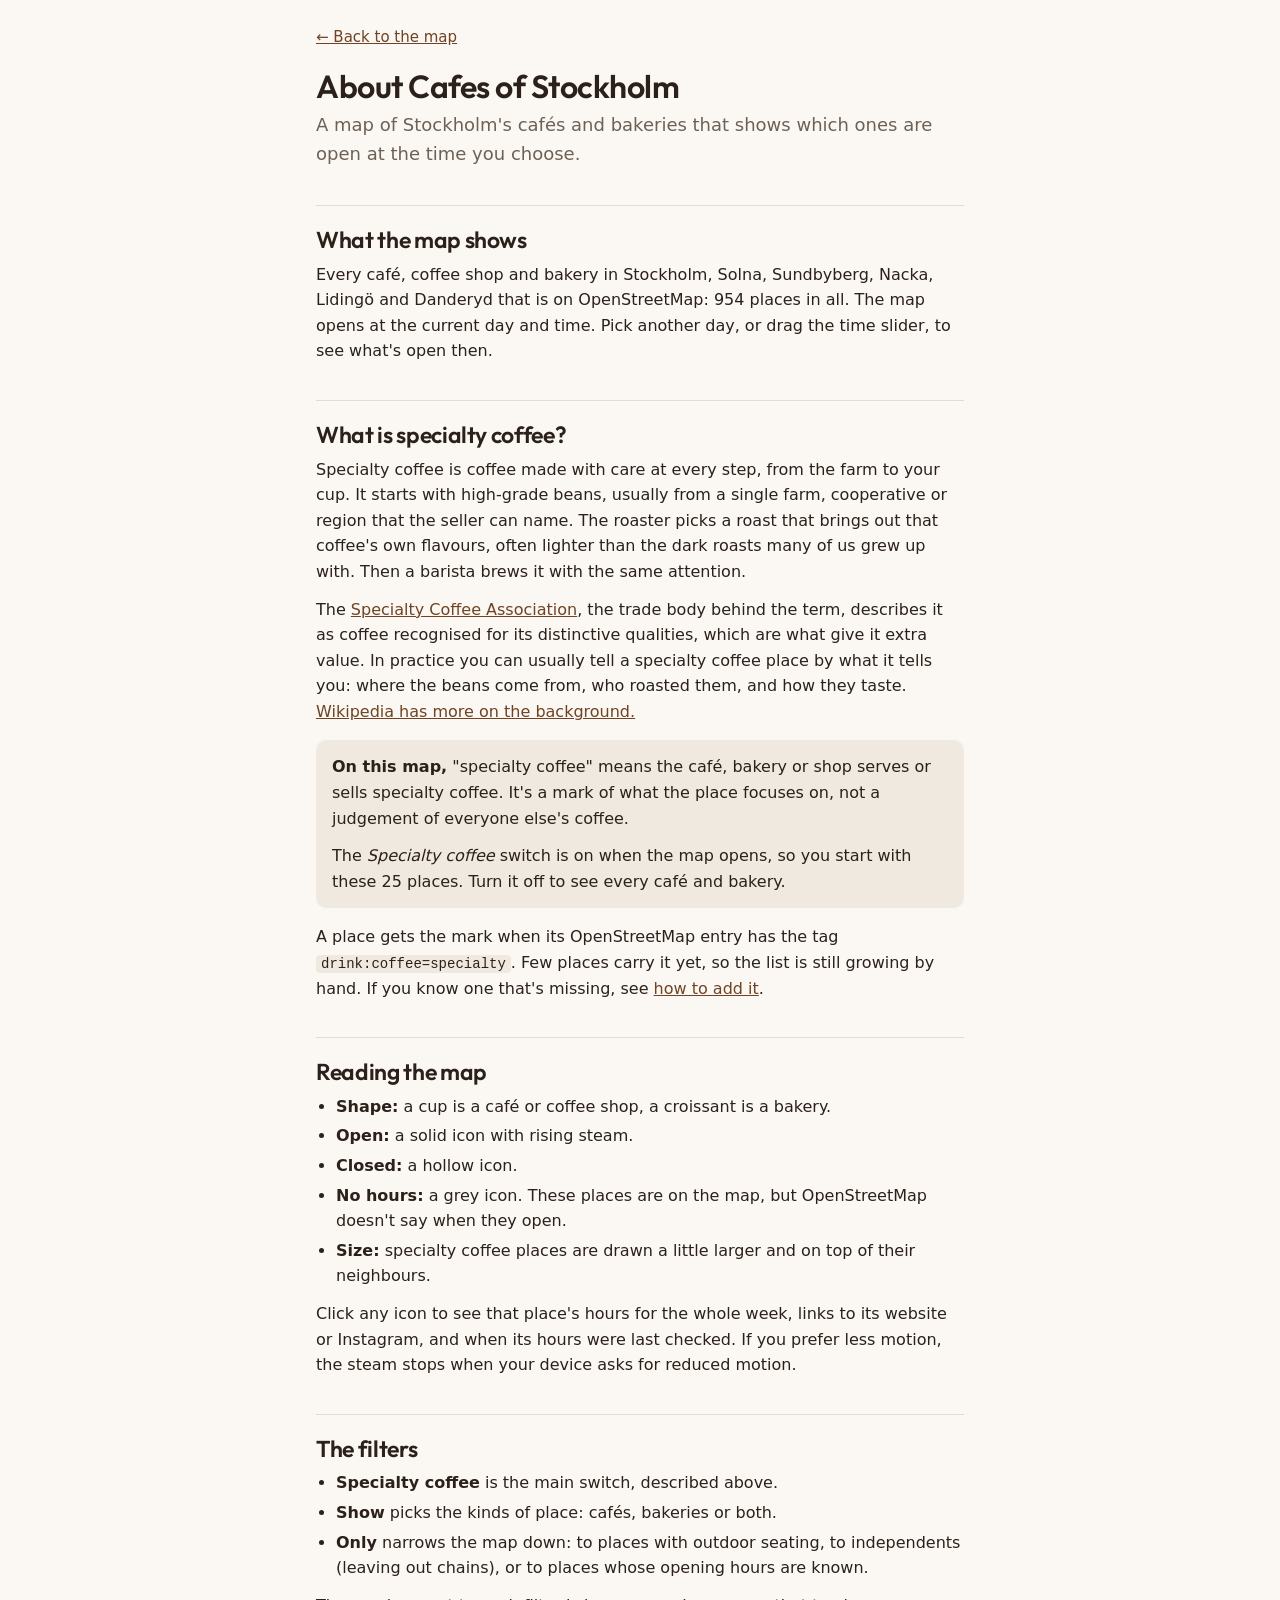
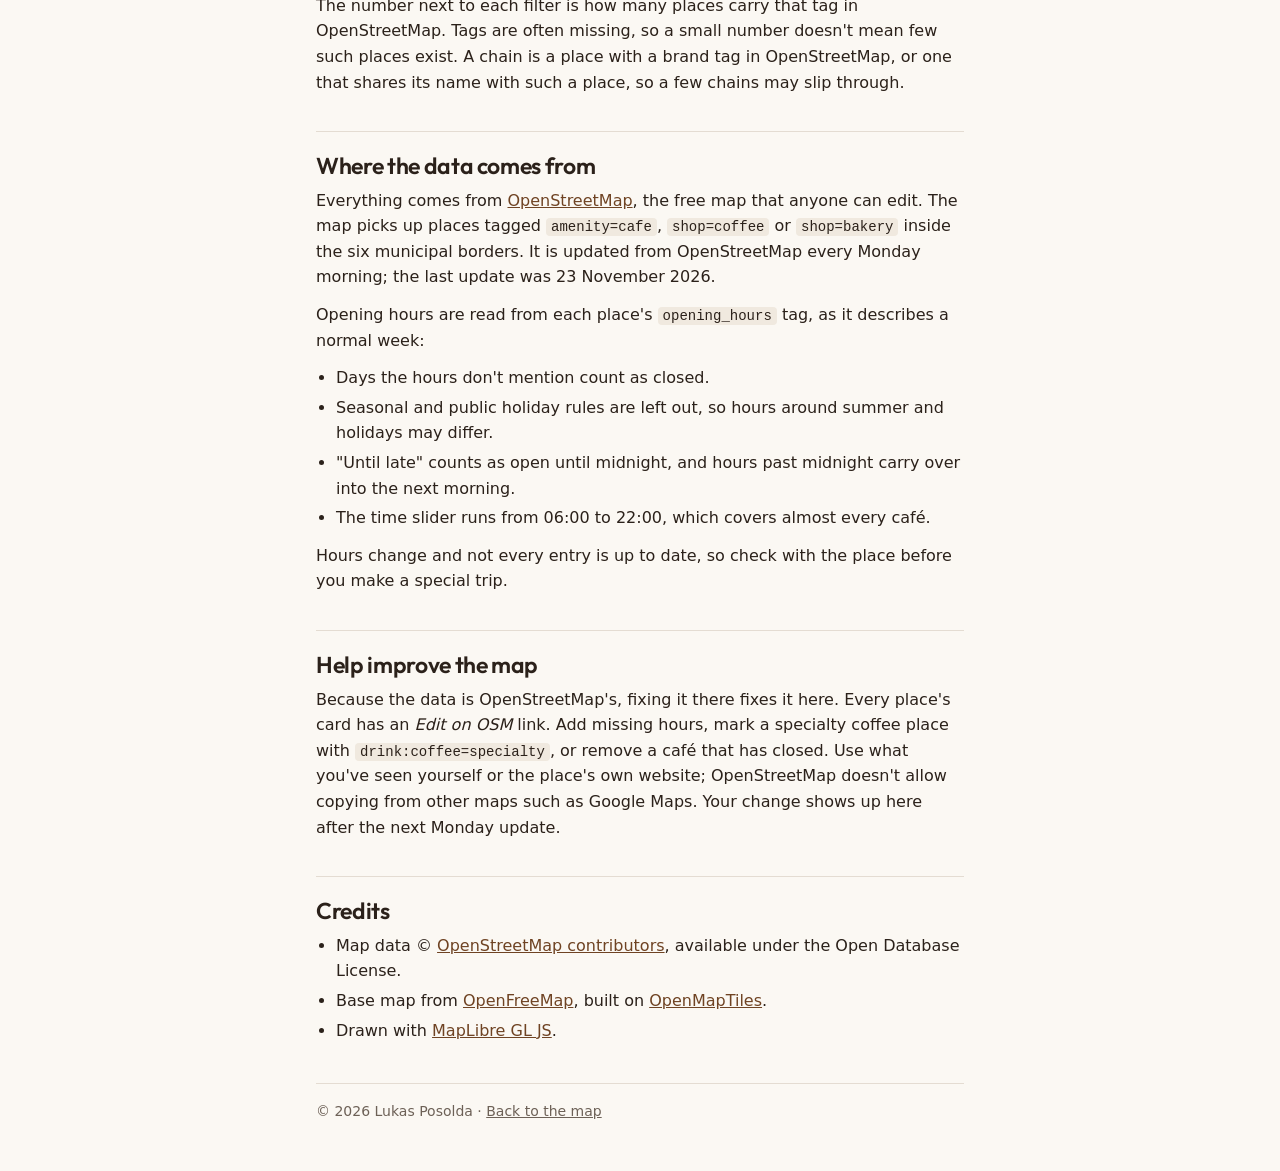
<file: cafes-of-stockholm/about.html>
<!doctype html>
<html lang="en">
<head>
<meta charset="utf-8">
<meta name="viewport" content="width=device-width, initial-scale=1">
<title>About · Cafes of Stockholm</title>
<meta name="description" content="How the Cafes of Stockholm map works: what specialty coffee means, how opening hours are read, and where the data comes from.">
<link rel="icon" href="data:image/svg+xml,%3Csvg xmlns='http://www.w3.org/2000/svg' viewBox='0 0 32 32'%3E%3Cpath fill='%236f4323' d='M5 9h18v9a7 7 0 0 1-7 7h-4a7 7 0 0 1-7-7zM23 11h2a4 4 0 0 1 0 8h-2v-2.500h2a1.500 1.500 0 0 0 0-3h-2z'/%3E%3C/svg%3E">
<link rel="preconnect" href="https://fonts.googleapis.com">
<link rel="preconnect" href="https://fonts.gstatic.com" crossorigin>
<link rel="stylesheet" href="https://fonts.googleapis.com/css2?family=Outfit:wght@500;600&display=swap">
<style>
  :root { color-scheme: light; --paper: #fbf8f3; --ink: #2b211a; --muted: #6d6157; --line: #e4dcd2; --coffee: #6f4323; --accent: #c8501a; }
  * { box-sizing: border-box; }
  html { background: var(--paper); }
  body { margin: 0; color: var(--ink); background: var(--paper); font: 16px/1.6 system-ui, -apple-system, "Segoe UI", Roboto, sans-serif; }
  main { max-width: 680px; margin: 0 auto; padding: 24px 16px 48px; }
  .back { display: inline-block; margin-bottom: 18px; color: var(--coffee); font-size: 15px; }
  h1, h2 { font-family: "Outfit", system-ui, sans-serif; font-weight: 600; line-height: 1.2; letter-spacing: -0.015em; }
  h1 { margin: 0 0 6px; font-size: 32px; }
  .lead { margin: 0 0 8px; color: var(--muted); font-size: 18px; }
  h2 { margin: 36px 0 8px; padding-top: 20px; border-top: 1px solid var(--line); font-size: 23px; }
  p, ul { margin: 0 0 12px; }
  ul { padding-left: 20px; }
  li { margin-bottom: 4px; }
  a { color: var(--coffee); }
  code { padding: 1px 5px; border-radius: 4px; background: #f0e9df; font-size: 14px; overflow-wrap: anywhere; }
  .callout { margin: 16px 0; padding: 14px 16px; border-radius: 10px; background: #f0e9df; }
  .callout p:last-child { margin-bottom: 0; }
  footer { margin-top: 40px; padding-top: 16px; border-top: 1px solid var(--line); color: var(--muted); font-size: 14px; }
  footer a { color: inherit; }
  :focus-visible { outline: 2px solid var(--accent); outline-offset: 2px; }
</style>
</head>
<body>
<main>
  <a class="back" href="./">← Back to the map</a>
  <h1>About Cafes of Stockholm</h1>
  <p class="lead">A map of Stockholm's cafés and bakeries that shows which ones are open at the time you choose.</p>

  <h2>What the map shows</h2>
  <p>Every café, coffee shop and bakery in Stockholm, Solna, Sundbyberg, Nacka, Lidingö and Danderyd that is on OpenStreetMap: <span data-fill="total">about 950</span> places in all. The map opens at the current day and time. Pick another day, or drag the time slider, to see what's open then.</p>

  <h2 id="specialty">What is specialty coffee?</h2>
  <p>Specialty coffee is coffee made with care at every step, from the farm to your cup. It starts with high-grade beans, usually from a single farm, cooperative or region that the seller can name. The roaster picks a roast that brings out that coffee's own flavours, often lighter than the dark roasts many of us grew up with. Then a barista brews it with the same attention.</p>
  <p>The <a href="https://sca.coffee/" target="_blank" rel="noopener">Specialty Coffee Association</a>, the trade body behind the term, describes it as coffee recognised for its distinctive qualities, which are what give it extra value. In practice you can usually tell a specialty coffee place by what it tells you: where the beans come from, who roasted them, and how they taste. <a href="https://en.wikipedia.org/wiki/Specialty_coffee" target="_blank" rel="noopener">Wikipedia has more on the background.</a></p>
  <div class="callout">
    <p><strong>On this map,</strong> "specialty coffee" means the café, bakery or shop serves or sells specialty coffee. It's a mark of what the place focuses on, not a judgement of everyone else's coffee.</p>
    <p>The <em>Specialty coffee</em> switch is on when the map opens, so you start with these <span data-fill="specialty">places</span>. Turn it off to see every café and bakery.</p>
  </div>
  <p>A place gets the mark when its OpenStreetMap entry has the tag <code>drink:coffee=specialty</code>. Few places carry it yet, so the list is still growing by hand. If you know one that's missing, see <a href="#improve">how to add it</a>.</p>

  <h2>Reading the map</h2>
  <ul>
    <li><strong>Shape:</strong> a cup is a café or coffee shop, a croissant is a bakery.</li>
    <li><strong>Open:</strong> a solid icon with rising steam.</li>
    <li><strong>Closed:</strong> a hollow icon.</li>
    <li><strong>No hours:</strong> a grey icon. These places are on the map, but OpenStreetMap doesn't say when they open.</li>
    <li><strong>Size:</strong> specialty coffee places are drawn a little larger and on top of their neighbours.</li>
  </ul>
  <p>Click any icon to see that place's hours for the whole week, links to its website or Instagram, and when its hours were last checked. If you prefer less motion, the steam stops when your device asks for reduced motion.</p>

  <h2>The filters</h2>
  <ul>
    <li><strong>Specialty coffee</strong> is the main switch, described above.</li>
    <li><strong>Show</strong> picks the kinds of place: cafés, bakeries or both.</li>
    <li><strong>Only</strong> narrows the map down: to places with outdoor seating, to independents (leaving out chains), or to places whose opening hours are known.</li>
  </ul>
  <p>The number next to each filter is how many places carry that tag in OpenStreetMap. Tags are often missing, so a small number doesn't mean few such places exist. A chain is a place with a brand tag in OpenStreetMap, or one that shares its name with such a place, so a few chains may slip through.</p>

  <h2>Where the data comes from</h2>
  <p>Everything comes from <a href="https://www.openstreetmap.org/" target="_blank" rel="noopener">OpenStreetMap</a>, the free map that anyone can edit. The map picks up places tagged <code>amenity=cafe</code>, <code>shop=coffee</code> or <code>shop=bakery</code> inside the six municipal borders. It is updated from OpenStreetMap every Monday morning; the last update was <span data-fill="updated">recently</span>.</p>
  <p>Opening hours are read from each place's <code>opening_hours</code> tag, as it describes a normal week:</p>
  <ul>
    <li>Days the hours don't mention count as closed.</li>
    <li>Seasonal and public holiday rules are left out, so hours around summer and holidays may differ.</li>
    <li>"Until late" counts as open until midnight, and hours past midnight carry over into the next morning.</li>
    <li>The time slider runs from 06:00 to 22:00, which covers almost every café.</li>
  </ul>
  <p>Hours change and not every entry is up to date, so check with the place before you make a special trip.</p>

  <h2 id="improve">Help improve the map</h2>
  <p>Because the data is OpenStreetMap's, fixing it there fixes it here. Every place's card has an <em>Edit on OSM</em> link. Add missing hours, mark a specialty coffee place with <code>drink:coffee=specialty</code>, or remove a café that has closed. Use what you've seen yourself or the place's own website; OpenStreetMap doesn't allow copying from other maps such as Google Maps. Your change shows up here after the next Monday update.</p>

  <h2>Credits</h2>
  <ul>
    <li>Map data © <a href="https://www.openstreetmap.org/copyright" target="_blank" rel="noopener">OpenStreetMap contributors</a>, available under the Open Database License.</li>
    <li>Base map from <a href="https://openfreemap.org/" target="_blank" rel="noopener">OpenFreeMap</a>, built on <a href="https://openmaptiles.org/" target="_blank" rel="noopener">OpenMapTiles</a>.</li>
    <li>Drawn with <a href="https://maplibre.org/" target="_blank" rel="noopener">MapLibre GL JS</a>.</li>
  </ul>

  <footer>© 2026 Lukas Posolda · <a href="./">Back to the map</a></footer>
</main>
<script>
  // Fill in the live numbers and update date; the page reads fine without them.
  fetch("data/cafes.json").then((r) => (r.ok ? r.json() : Promise.reject(r.status))).then((data) => {
    const fill = (key, text) => document.querySelectorAll(`[data-fill="${key}"]`).forEach((n) => { n.textContent = text; });
    fill("total", data.places.length);
    fill("specialty", `${data.places.filter((p) => p.specialty).length} places`);
    fill("updated", new Date(data.osm_timestamp).toLocaleDateString("en-GB", { day: "numeric", month: "long", year: "numeric", timeZone: "Europe/Stockholm" }));
  }).catch(() => {});
</script>
</body>
</html>
</file>
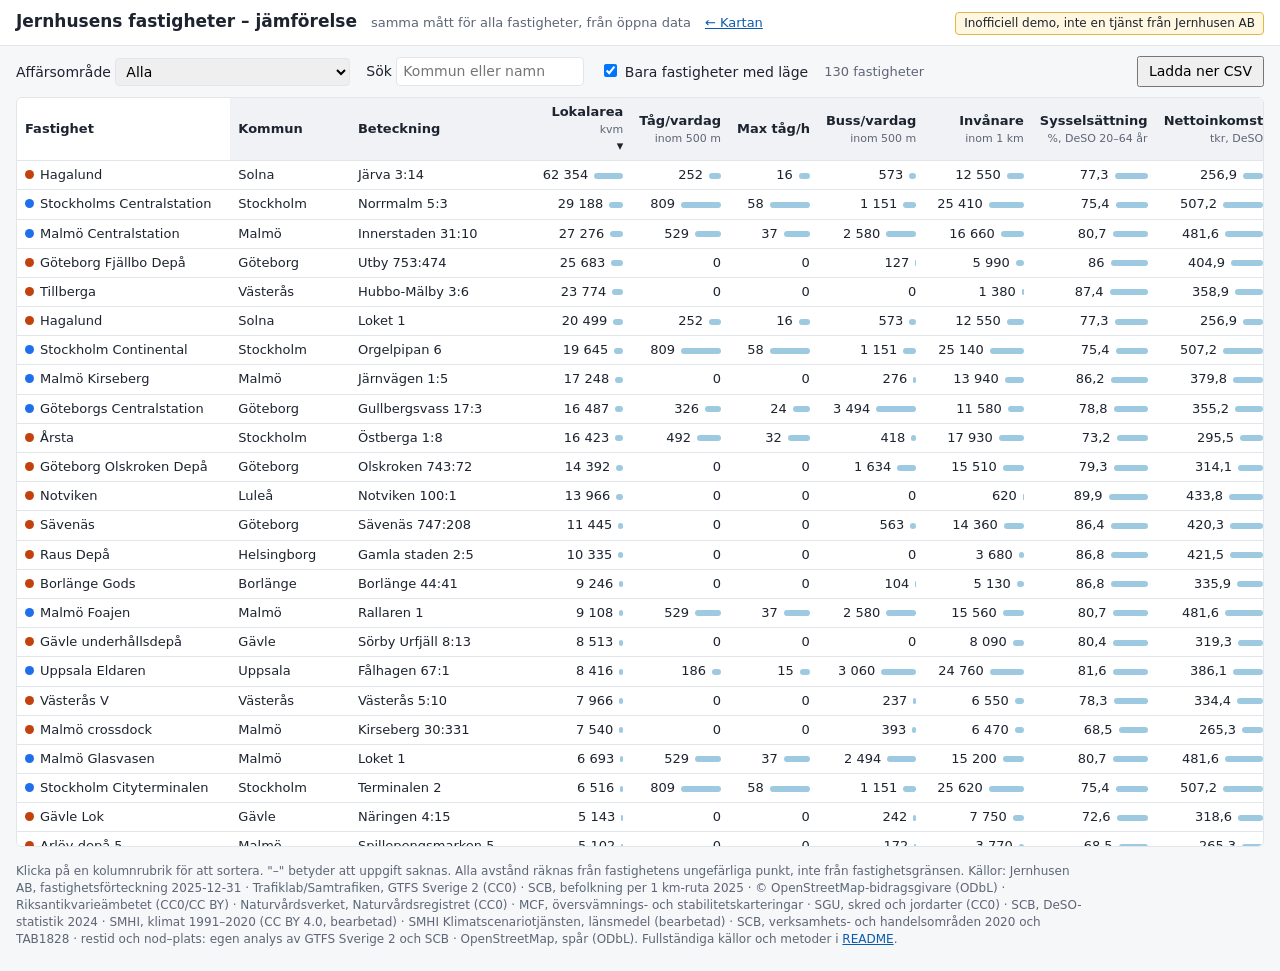
<file: fastighetskarta/jamforelse.html>
<!doctype html>
<html lang="sv">
<head>
<meta charset="utf-8">
<meta name="viewport" content="width=device-width, initial-scale=1">
<title>Jernhusens fastigheter – jämförelse</title>
<meta name="description" content="Inofficiell jämförelsetabell över Jernhusens fastigheter med trafik, omgivning, kulturmiljö och risker från öppna data.">
<style>
  :root { --bg: #f6f7f9; --panel: #fff; --text: #1d2430; --muted: #5d6676; --line: #e2e5ea; --accent: #0b5cad;
          --stationer: #1f6feb; --depaer: #c2410c; --warn-bg: #fff7e0; --warn-line: #e0b84a; --risk: #b91c1c; }
  * { box-sizing: border-box; }
  body { margin: 0; font: 14px/1.4 system-ui, -apple-system, "Segoe UI", sans-serif; color: var(--text); background: var(--bg); }
  header { display: flex; flex-wrap: wrap; align-items: baseline; gap: 4px 14px; padding: 10px 16px; background: var(--panel);
           border-bottom: 1px solid var(--line); position: sticky; top: 0; z-index: 3; }
  h1 { font-size: 17px; margin: 0; }
  .sub, .muted { color: var(--muted); font-size: 13px; }
  .inoff { margin-left: auto; font-size: 12px; background: var(--warn-bg); border: 1px solid var(--warn-line); padding: 2px 8px; border-radius: 4px; }
  .verktyg { display: flex; flex-wrap: wrap; gap: 8px 16px; align-items: center; padding: 10px 16px; }
  select, input { font: inherit; padding: 4px 6px; border: 1px solid var(--line); border-radius: 4px; }
  .wrap { overflow: auto; margin: 0 16px 16px; background: var(--panel); border: 1px solid var(--line); border-radius: 6px; max-height: calc(100vh - 150px); }
  table { border-collapse: collapse; width: 100%; font-size: 13px; }
  th, td { padding: 5px 8px; border-bottom: 1px solid var(--line); white-space: nowrap; }
  th { position: sticky; top: 0; background: #f0f2f5; text-align: left; font-weight: 600; cursor: pointer; user-select: none; z-index: 1; }
  th.num, td.num { text-align: right; font-variant-numeric: tabular-nums; }
  th .k { display: block; font-weight: 400; color: var(--muted); font-size: 11px; }
  th.sort::after { content: " ▾"; } th.sort.asc::after { content: " ▴"; }
  td:first-child, th:first-child { position: sticky; left: 0; background: inherit; }
  tbody tr { background: var(--panel); } tbody tr:hover { background: #eef4fb; }
  td:first-child { background: var(--panel); }
  .dot { display: inline-block; width: 9px; height: 9px; border-radius: 50%; margin-right: 6px; }
  .bar { display: inline-block; height: 6px; border-radius: 3px; background: #9ecae1; vertical-align: middle; margin-left: 6px; }
  .ja { color: var(--risk); font-weight: 600; }
  .kallor { padding: 0 16px 24px; color: var(--muted); font-size: 12px; max-width: 1100px; }
  a { color: var(--accent); }
</style>
</head>
<body>
<header>
  <h1>Jernhusens fastigheter – jämförelse</h1>
  <span class="sub">samma mått för alla fastigheter, från öppna data</span>
  <a href="./" style="font-size:13px">← Kartan</a>
  <span class="inoff">Inofficiell demo, inte en tjänst från Jernhusen AB</span>
</header>
<div class="verktyg">
  <label>Affärsområde <select id="fOmr"><option value="">Alla</option><option>Stationer</option><option>Depåer och kombiterminaler</option></select></label>
  <label>Sök <input id="fSok" type="search" placeholder="Kommun eller namn"></label>
  <label><input id="fLage" type="checkbox" checked> Bara fastigheter med läge</label>
  <span class="muted" id="antal"></span>
  <button id="csv" style="margin-left:auto;font:inherit;padding:4px 10px">Ladda ner CSV</button>
</div>
<div class="wrap"><table><thead id="thead"></thead><tbody id="tbody"></tbody></table></div>
<div class="kallor">
  Klicka på en kolumnrubrik för att sortera. "–" betyder att uppgift saknas. Alla avstånd räknas från fastighetens ungefärliga punkt,
  inte från fastighetsgränsen. Källor: Jernhusen AB, fastighetsförteckning 2025-12-31 · Trafiklab/Samtrafiken, GTFS Sverige 2 (CC0) ·
  SCB, befolkning per 1 km-ruta 2025 · © OpenStreetMap-bidragsgivare (ODbL) ·
  Riksantikvarieämbetet (CC0/CC BY) · Naturvårdsverket, Naturvårdsregistret (CC0) · MCF, översvämnings- och stabilitetskarteringar ·
  SGU, skred och jordarter (CC0) · SCB, DeSO-statistik 2024 · SMHI, klimat 1991–2020 (CC BY 4.0, bearbetad) · SMHI Klimatscenariotjänsten, länsmedel (bearbetad) ·
  SCB, verksamhets- och handelsområden 2020 och TAB1828 · restid och nod–plats: egen analys av GTFS Sverige 2 och SCB ·
  OpenStreetMap, spår (ODbL). Fullständiga källor och metoder i <a href="README.md">README</a>.
</div>
<script>
const esc = s => String(s ?? "").replace(/[&<>"]/g, c => ({ "&": "&amp;", "<": "&lt;", ">": "&gt;", '"': "&quot;" }[c]));
const n = v => v === null || v === undefined || Number.isNaN(v) ? "–" : Number(v).toLocaleString("sv-SE", { maximumFractionDigits: 1 });
const jaNej = v => v === null || v === undefined ? null : (v ? 1 : 0);
// Kolumner: namn, källa, värde, typ (num|text|flagga)
const KOL = [
  ["Fastighet", "", p => p.Fastighetsbeskrivning || p.Fastighetsbeteckning, "text"],
  ["Kommun", "", p => p.Kommun, "text"],
  ["Beteckning", "", p => p.Fastighetsbeteckning, "text"],
  ["Lokalarea", "kvm", p => p["Lokalarea Summa"], "num"],
  ["Tåg/vardag", "inom 500 m", p => p.trafik?.avgangar.tag, "num"],
  ["Max tåg/h", "", p => p.trafik?.tag_max_per_timme, "num"],
  ["Buss/vardag", "inom 500 m", p => p.trafik?.avgangar.buss, "num"],
  ["Invånare", "inom 1 km", p => p.befolkning?.inom_1km, "num"],
  ["Sysselsättning", "%, DeSO 20–64 år", p => p.demografi?.sysselsattning_20_64, "num"],
  ["Nettoinkomst", "tkr, DeSO", p => p.demografi?.nettoinkomst_tkr, "num"],
  ["Årsmedeltemp.", "°C, 1991–2020", p => p.klimat?.arsmedel_temp, "num"],
  ["Årsnederbörd", "mm", p => p.klimat?.arsnederbord_mm, "num"],
  ["Spår", "m inom 300 m", p => p.spar?.totalt_m, "num"],
  ["Anställda", "verksamhetsområden 1 km", p => p.arbetsplatser?.anstallda_verksamhetsomraden_1km, "num"],
  ["Dag/natt", "kommunen", p => p.arbetsplatser?.kommun_dag_natt_kvot, "num"],
  ["Nås 30 min", "invånare, tåg", p => p.restid?.invanare_30, "num"],
  ["Nås 60 min", "invånare, tåg", p => p.restid?.invanare_60, "num"],
  ["Nod", "0–1", p => p.nodplats?.nod, "num"],
  ["Plats", "0–1", p => p.nodplats?.plats, "num"],
  ["Nod–plats", "typ", p => p.nodplats?.typ, "text"],
  ["Soltimmar per år", "uppskattning, snitt 2006–2025, typiskt fel ca 80 h", p => p.sol?.ar_h, "num"],
  ["Högsommardygn", "ökning 2071–2100, RCP8.5, län", p => p.framtidsklimat?.su?.rcp85_2071?.forandring, "num"],
  ["Dygn ≥ 20 mm", "ökning 2071–2100, RCP8.5, län", p => p.framtidsklimat?.r20mm?.rcp85_2071?.forandring, "num"],
  ["Service", "inom 500 m", p => p.service_500m && (p.service_500m.butiker + p.service_500m.mat_dryck + p.service_500m.service), "num"],
  ["Lämningar", "inom 250 m", p => p.kulturmiljo?.antal_lamningar, "num"],
  ["Byggnadsminne", "inom 250 m", p => p.kulturmiljo ? jaNej(p.kulturmiljo.byggnadsminnen.length) : null, "flagga"],
  ["Skyddad natur", "inom 500 m", p => p.skyddad_natur ? jaNej(p.skyddad_natur.omraden.length) : null, "flagga"],
  ["Översvämning", "100-år, inom 100 m", p => p.risk ? jaNej(p.risk.q100 !== null) : null, "flagga"],
  ["Skred", "SGU/MCF, inom 100 m", p => p.risk ? jaNej(p.risk.sgu_skred !== null || p.risk.stabilitet !== null) : null, "flagga"],
  ["Jordart", "SGU", p => p.risk?.jordart, "text"],
  ["Läge", "metod", p => p.lage_metod || "Saknas", "text"],
];
let data, sortKol = 3, asc = false;
const max = {};

function rader() {
  const omr = document.getElementById("fOmr").value, s = document.getElementById("fSok").value.trim().toLowerCase();
  const lage = document.getElementById("fLage").checked;
  let r = data.features.filter(f => (!omr || f.properties["Affärsområde"] === omr) && (!lage || f.geometry) &&
    (!s || [f.properties.Kommun, f.properties.Fastighetsbeskrivning, f.properties.Fastighetsbeteckning].join(" ").toLowerCase().includes(s)));
  const get = KOL[sortKol][2];
  r.sort((a, b) => {
    const x = get(a.properties), y = get(b.properties);
    if (x === null || x === undefined) return 1; if (y === null || y === undefined) return -1;
    const c = typeof x === "string" ? x.localeCompare(y, "sv") : x - y;
    return asc ? c : -c;
  });
  return r;
}
function rita() {
  document.getElementById("thead").innerHTML = "<tr>" + KOL.map(([namn, k, , typ], i) =>
    `<th data-i="${i}" class="${typ !== "text" ? "num" : ""} ${i === sortKol ? "sort" + (asc ? " asc" : "") : ""}">${esc(namn)}${k ? `<span class="k">${esc(k)}</span>` : ""}</th>`).join("") + "</tr>";
  document.querySelectorAll("th").forEach(th => th.onclick = () => {
    const i = +th.dataset.i; asc = i === sortKol ? !asc : KOL[i][3] === "text"; sortKol = i; rita();
  });
  const r = rader();
  document.getElementById("antal").textContent = `${r.length} fastigheter`;
  document.getElementById("tbody").innerHTML = r.map(({ properties: p }) => "<tr>" + KOL.map(([namn, , get, typ], i) => {
    const v = get(p);
    if (i === 0) return `<td><span class="dot" style="background:${p["Affärsområde"] === "Stationer" ? "var(--stationer)" : "var(--depaer)"}"></span>${esc(v)}</td>`;
    if (typ === "flagga") return `<td class="num ${v ? "ja" : ""}">${v === null ? "–" : v ? "Ja" : "Nej"}</td>`;
    if (typ === "num") return `<td class="num">${n(v)}${v ? `<span class="bar" style="width:${Math.round(40 * v / max[i])}px"></span>` : ""}</td>`;
    return `<td>${esc(v ?? "–")}</td>`;
  }).join("") + "</tr>").join("");
}
document.getElementById("csv").onclick = () => {
  const r = rader(), rubrik = KOL.map(k => k[0] + (k[1] ? " (" + k[1] + ")" : ""));
  const rows = [rubrik, ...r.map(f => KOL.map(k => { const v = k[2](f.properties); return v === null || v === undefined ? "" : v; }))];
  const csv = "﻿" + rows.map(x => x.map(c => `"${String(c).replace(/"/g, '""')}"`).join(";")).join("\n");
  const a = document.createElement("a"); a.href = URL.createObjectURL(new Blob([csv], { type: "text/csv" }));
  a.download = "jernhusen_fastigheter_jamforelse.csv"; a.click();
};
fetch("fastigheter.geojson", { cache: "no-cache" }).then(r => r.json()).then(d => {
  data = d;
  KOL.forEach(([, , get, typ], i) => { if (typ === "num") max[i] = Math.max(1, ...d.features.map(f => get(f.properties) || 0)); });
  ["fOmr", "fSok", "fLage"].forEach(id => document.getElementById(id).oninput = rita);
  rita();
});
</script>
</body>
</html>
</file>
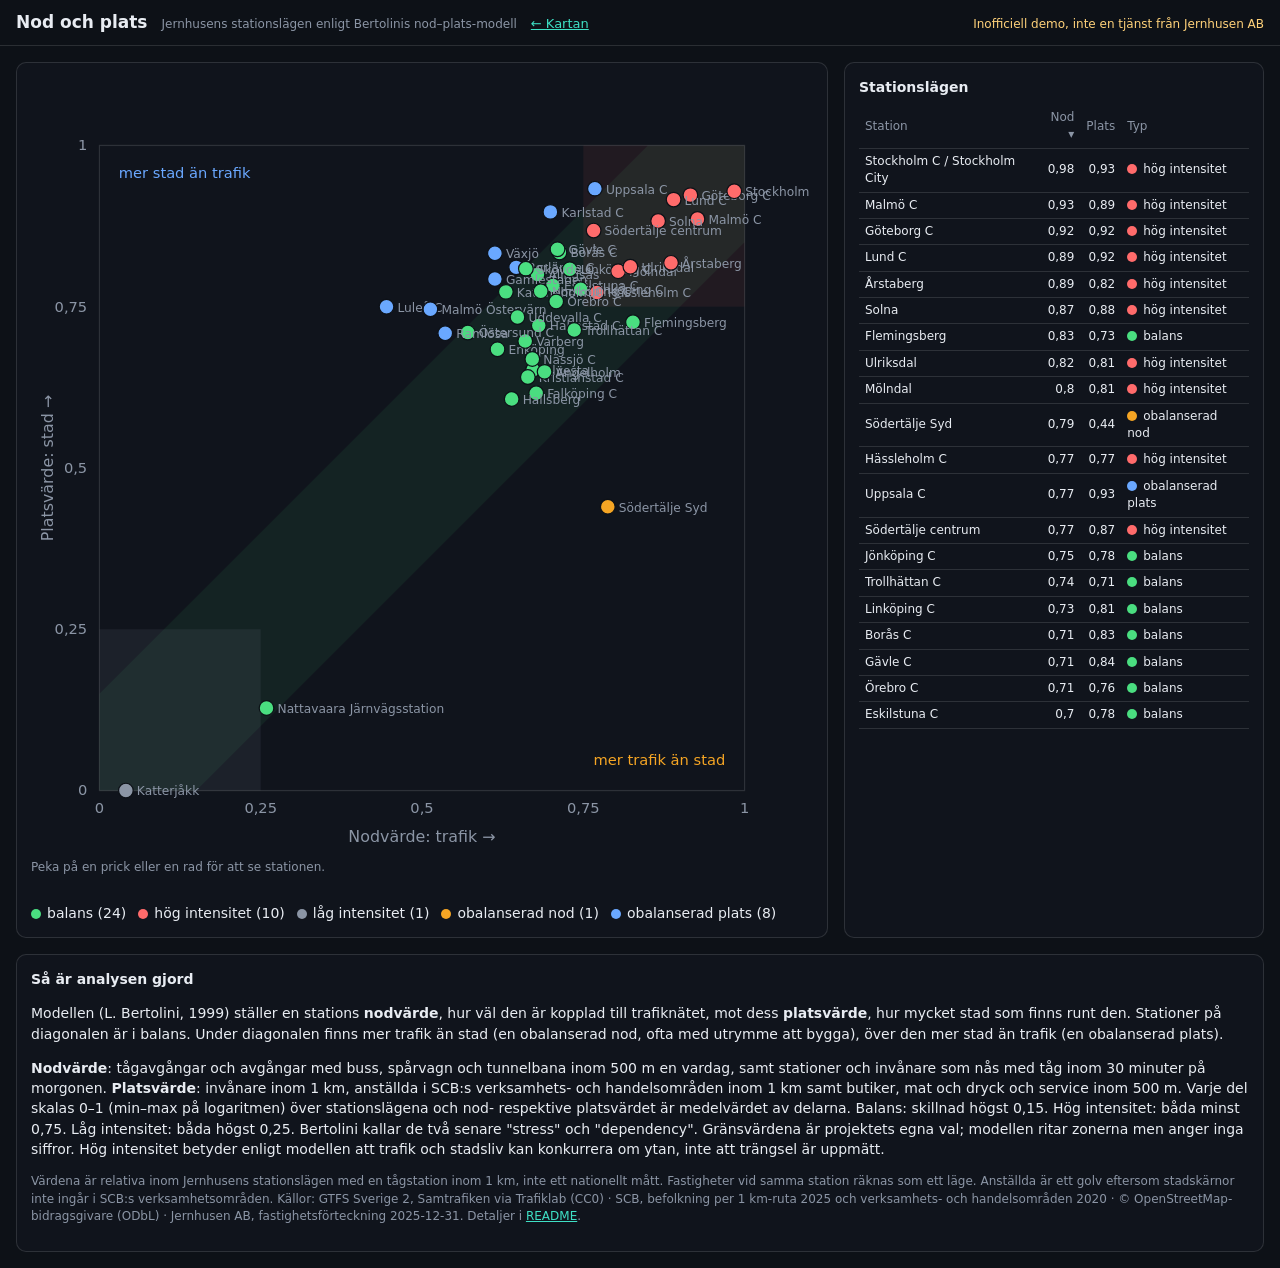
<file: fastighetskarta/nodplats.html>
<!doctype html>
<html lang="sv">
<head>
<meta charset="utf-8">
<meta name="viewport" content="width=device-width, initial-scale=1">
<title>Jernhusens stationslägen – nod och plats</title>
<meta name="description" content="Inofficiell nod–plats-analys av Jernhusens stationslägen enligt Bertolinis modell, byggd på öppna data.">
<style>
  :root { --bg: #0d1117; --panel: #10141c; --line: rgba(255,255,255,.12); --text: #e8ecf2; --muted: #8b95a5; --accent: #3ee0c5; }
  * { box-sizing: border-box; }
  body { margin: 0; font: 14px/1.45 system-ui, -apple-system, "Segoe UI", sans-serif; color: var(--text); background: var(--bg); }
  header { display: flex; flex-wrap: wrap; align-items: baseline; gap: 4px 14px; padding: 10px 16px; border-bottom: 1px solid var(--line); }
  h1 { font-size: 17px; margin: 0; } h2 { font-size: 14px; margin: 0 0 8px; }
  a { color: var(--accent); }
  .inoff { margin-left: auto; font-size: 12px; color: #ffd27a; }
  main { display: grid; grid-template-columns: minmax(0, 1fr) minmax(300px, 420px); gap: 16px; padding: 16px; max-width: 1400px; margin: 0 auto; }
  .ruta { background: var(--panel); border: 1px solid var(--line); border-radius: 10px; padding: 14px; }
  svg { width: 100%; height: auto; display: block; }
  .muted { color: var(--muted); font-size: 12px; }
  .sw { display: inline-block; width: 10px; height: 10px; border-radius: 50%; margin-right: 6px; vertical-align: -1px; }
  table { width: 100%; border-collapse: collapse; font-size: 12px; }
  th, td { padding: 4px 6px; border-bottom: 1px solid var(--line); text-align: left; }
  td.num, th.num { text-align: right; font-variant-numeric: tabular-nums; }
  th { color: var(--muted); font-weight: 500; cursor: pointer; }
  tr.vald td { background: rgba(62,224,197,.12); }
  tbody tr { cursor: pointer; }
  .lista { max-height: 70vh; overflow: auto; }
  #info { min-height: 3em; }
  @media (max-width: 900px) { main { grid-template-columns: 1fr; } }
</style>
</head>
<body>
<header>
  <h1>Nod och plats</h1>
  <span class="muted">Jernhusens stationslägen enligt Bertolinis nod–plats-modell</span>
  <a href="./" style="font-size:13px">← Kartan</a>
  <span class="inoff">Inofficiell demo, inte en tjänst från Jernhusen AB</span>
</header>
<main>
  <div class="ruta">
    <svg id="diagram" viewBox="0 0 640 640" role="img" aria-label="Nod–plats-diagram"></svg>
    <div id="info" class="muted">Peka på en prick eller en rad för att se stationen.</div>
    <div id="forklaring" style="margin-top:8px"></div>
  </div>
  <div class="ruta">
    <h2>Stationslägen</h2>
    <div class="lista"><table><thead id="thead"></thead><tbody id="tbody"></tbody></table></div>
  </div>
  <div class="ruta" style="grid-column:1/-1">
    <h2>Så är analysen gjord</h2>
    <p>Modellen (L. Bertolini, 1999) ställer en stations <b>nodvärde</b>, hur väl den är kopplad till trafiknätet, mot dess
      <b>platsvärde</b>, hur mycket stad som finns runt den. Stationer på diagonalen är i balans. Under diagonalen finns mer trafik än stad
      (en obalanserad nod, ofta med utrymme att bygga), över den mer stad än trafik (en obalanserad plats).</p>
    <p><b>Nodvärde</b>: tågavgångar och avgångar med buss, spårvagn och tunnelbana inom 500 m en vardag, samt stationer och invånare
      som nås med tåg inom 30 minuter på morgonen. <b>Platsvärde</b>: invånare inom 1 km, anställda i SCB:s verksamhets- och handelsområden
      inom 1 km samt butiker, mat och dryck och service inom 500 m. Varje del skalas 0–1 (min–max på logaritmen) över stationslägena och
      nod- respektive platsvärdet är medelvärdet av delarna. Balans: skillnad högst 0,15. Hög intensitet: båda minst 0,75. Låg intensitet: båda högst 0,25.
      Bertolini kallar de två senare "stress" och "dependency". Gränsvärdena är projektets egna val; modellen ritar zonerna
      men anger inga siffror. Hög intensitet betyder enligt modellen att trafik och stadsliv kan konkurrera om ytan, inte att
      trängsel är uppmätt.</p>
    <p class="muted">Värdena är relativa inom Jernhusens stationslägen med en tågstation inom 1 km, inte ett nationellt mått. Fastigheter vid
      samma station räknas som ett läge. Anställda är ett golv eftersom stadskärnor inte ingår i SCB:s verksamhetsområden.
      Källor: GTFS Sverige 2, Samtrafiken via Trafiklab (CC0) · SCB, befolkning per 1 km-ruta 2025 och verksamhets- och handelsområden 2020 ·
      © OpenStreetMap-bidragsgivare (ODbL) · Jernhusen AB, fastighetsförteckning 2025-12-31. Detaljer i <a href="README.md">README</a>.</p>
  </div>
</main>
<script>
const esc = s => String(s ?? "").replace(/[&<>"]/g, c => ({ "&": "&amp;", "<": "&lt;", ">": "&gt;", '"': "&quot;" }[c]));
const n = (v, d = 2) => v === null || v === undefined ? "–" : Number(v).toLocaleString("sv-SE", { maximumFractionDigits: d });
const FARG = { "balans": "#4ade80", "hög intensitet": "#ff6b6b", "låg intensitet": "#8b95a5", "obalanserad nod": "#f5a524", "obalanserad plats": "#6aa8ff" };
const kort = s => s.replace(/ Centralstation/g, " C").replace(/ station/g, "");
const S = 640, P = 56, x = v => P + v * (S - 2 * P), y = v => S - P - v * (S - 2 * P);
let lagen = [], vald = null, sortK = "nod", asc = false;

fetch("fastigheter.geojson", { cache: "no-cache" }).then(r => r.json()).then(d => {
  const m = new Map();
  for (const f of d.features) {
    const p = f.properties, q = p.nodplats;
    if (!q) continue;
    if (!m.has(q.station)) m.set(q.station, { ...q, fastigheter: [] });
    m.get(q.station).fastigheter.push(p.Fastighetsbeskrivning);
  }
  lagen = [...m.values()];
  document.getElementById("forklaring").innerHTML = Object.entries(FARG).map(([t, c]) =>
    `<span style="margin-right:12px;white-space:nowrap"><span class="sw" style="background:${c}"></span>${esc(t)} (${lagen.filter(l => l.typ === t).length})</span>`).join("");
  ritaDiagram(); ritaTabell();
});

function ritaDiagram() {
  const g = [];
  g.push(`<polygon points="${x(0)},${y(0.15)} ${x(0)},${y(0)} ${x(0.15)},${y(0)} ${x(1)},${y(0.85)} ${x(1)},${y(1)} ${x(0.85)},${y(1)}" fill="rgba(74,222,128,.07)"/>`);
  g.push(`<rect x="${x(0.75)}" y="${y(1)}" width="${x(1) - x(0.75)}" height="${y(0.75) - y(1)}" fill="rgba(255,107,107,.07)"/>`);
  g.push(`<rect x="${x(0)}" y="${y(0.25)}" width="${x(0.25) - x(0)}" height="${y(0) - y(0.25)}" fill="rgba(139,149,165,.10)"/>`);
  g.push(`<rect x="${P}" y="${P}" width="${S - 2 * P}" height="${S - 2 * P}" fill="none" stroke="var(--line)"/>`);
  for (const t of [0, 0.25, 0.5, 0.75, 1]) g.push(`<text x="${x(t)}" y="${S - P + 18}" fill="var(--muted)" font-size="12" text-anchor="middle">${n(t)}</text>
    <text x="${P - 10}" y="${y(t) + 4}" fill="var(--muted)" font-size="12" text-anchor="end">${n(t)}</text>`);
  g.push(`<text x="${S / 2}" y="${S - 14}" fill="var(--muted)" font-size="13" text-anchor="middle">Nodvärde: trafik →</text>`);
  g.push(`<text x="18" y="${S / 2}" fill="var(--muted)" font-size="13" text-anchor="middle" transform="rotate(-90 18 ${S / 2})">Platsvärde: stad →</text>`);
  g.push(`<text x="${x(0.97)}" y="${y(0.04)}" fill="#f5a524" font-size="12" text-anchor="end">mer trafik än stad</text>`);
  g.push(`<text x="${x(0.03)}" y="${y(0.95)}" fill="#6aa8ff" font-size="12">mer stad än trafik</text>`);
  for (const l of lagen) {
    const v = l === vald;
    g.push(`<g data-s="${esc(l.station)}" style="cursor:pointer"><circle cx="${x(l.nod)}" cy="${y(l.plats)}" r="${v ? 9 : 6}" fill="${FARG[l.typ]}"
      stroke="${v ? "#fff" : "#0d1117"}" stroke-width="${v ? 2.5 : 1}"/>
      <text x="${x(l.nod) + 9}" y="${y(l.plats) + 4}" fill="${v ? "#fff" : "var(--muted)"}" font-size="${v ? 13 : 10}">${esc(kort(l.station.split(" / ")[0]))}</text></g>`);
  }
  const svg = document.getElementById("diagram");
  svg.innerHTML = g.join("");
  svg.querySelectorAll("g[data-s]").forEach(e => { e.onmouseenter = e.onclick = () => valj(e.dataset.s); });
}
const KOL = [["station", "Station", false], ["nod", "Nod", true], ["plats", "Plats", true], ["typ", "Typ", false]];
function ritaTabell() {
  document.getElementById("thead").innerHTML = "<tr>" + KOL.map(([k, t, num]) => `<th class="${num ? "num" : ""}" data-k="${k}">${t}${k === sortK ? (asc ? " ▴" : " ▾") : ""}</th>`).join("") + "</tr>";
  document.querySelectorAll("#thead th").forEach(th => th.onclick = () => { asc = th.dataset.k === sortK ? !asc : !KOL.find(k => k[0] === th.dataset.k)[2]; sortK = th.dataset.k; ritaTabell(); });
  const r = [...lagen].sort((a, b) => (a[sortK] < b[sortK] ? -1 : a[sortK] > b[sortK] ? 1 : 0) * (asc ? 1 : -1));
  document.getElementById("tbody").innerHTML = r.map(l => `<tr data-s="${esc(l.station)}" class="${l === vald ? "vald" : ""}">
    <td>${esc(kort(l.station))}</td><td class="num">${n(l.nod)}</td><td class="num">${n(l.plats)}</td>
    <td><span class="sw" style="background:${FARG[l.typ]}"></span>${esc(l.typ)}</td></tr>`).join("");
  document.querySelectorAll("#tbody tr").forEach(tr => { tr.onmouseenter = tr.onclick = () => valj(tr.dataset.s); });
}
function valj(s) {
  const l = lagen.find(x => x.station === s);
  if (!l || l === vald) return;
  vald = l; ritaDiagram();
  document.querySelectorAll("#tbody tr").forEach(tr => tr.classList.toggle("vald", tr.dataset.s === s));
  const v = l.varden;
  document.getElementById("info").innerHTML = `<b style="color:var(--text)">${esc(l.station)}</b> · ${esc(l.typ)} · nod ${n(l.nod)}, plats ${n(l.plats)}<br>
    Tåg ${n(v.tag_avgangar, 0)} och övrig kollektivtrafik ${n(v.ovriga_avgangar, 0)} avgångar per vardag · ${n(v.stationer_30, 0)} stationer och
    ${n(v.invanare_30, 0)} invånare inom 30 min med tåg · ${n(v.invanare_1km, 0)} invånare och minst ${n(v.anstallda_1km, 0)} anställda inom 1 km ·
    ${n(v.service_500m, 0)} butiker, kaféer och service inom 500 m.<br>Fastigheter: ${esc(l.fastigheter.join(", "))}.`;
}
</script>
</body>
</html>
</file>
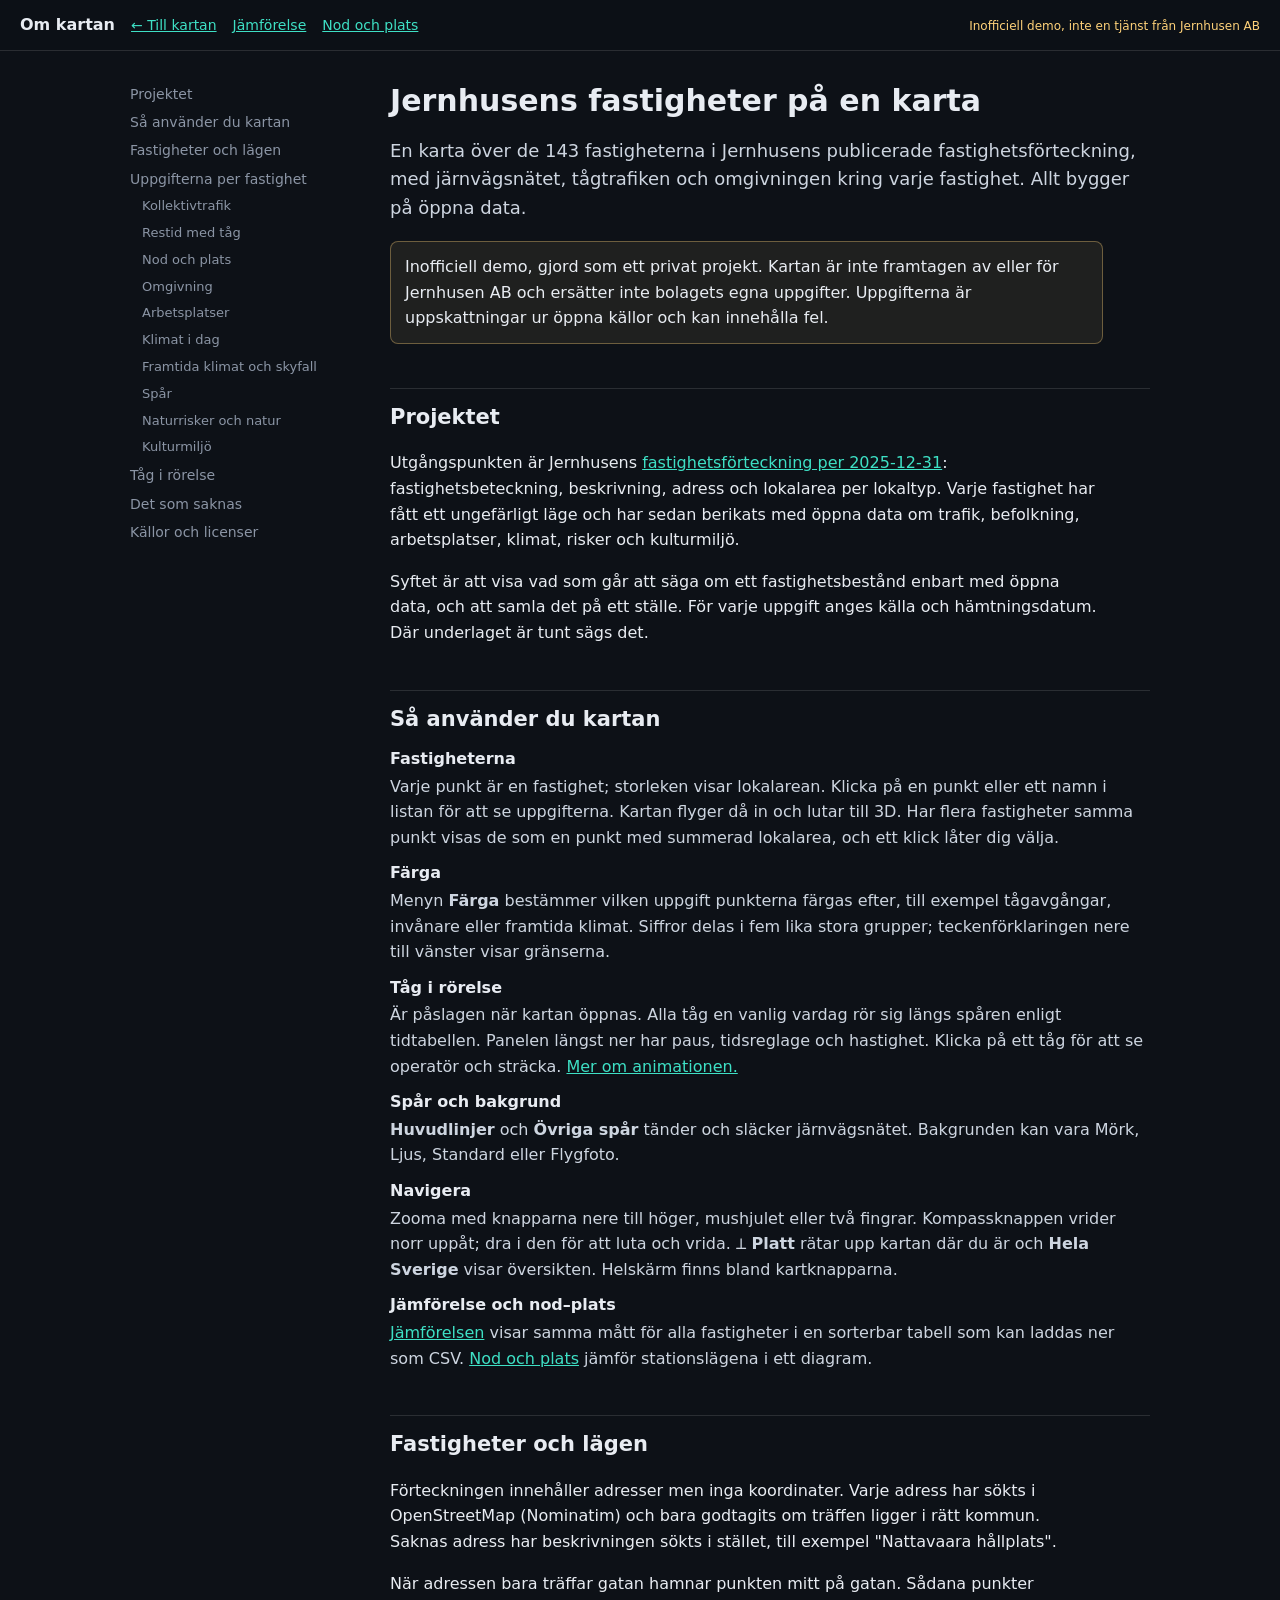
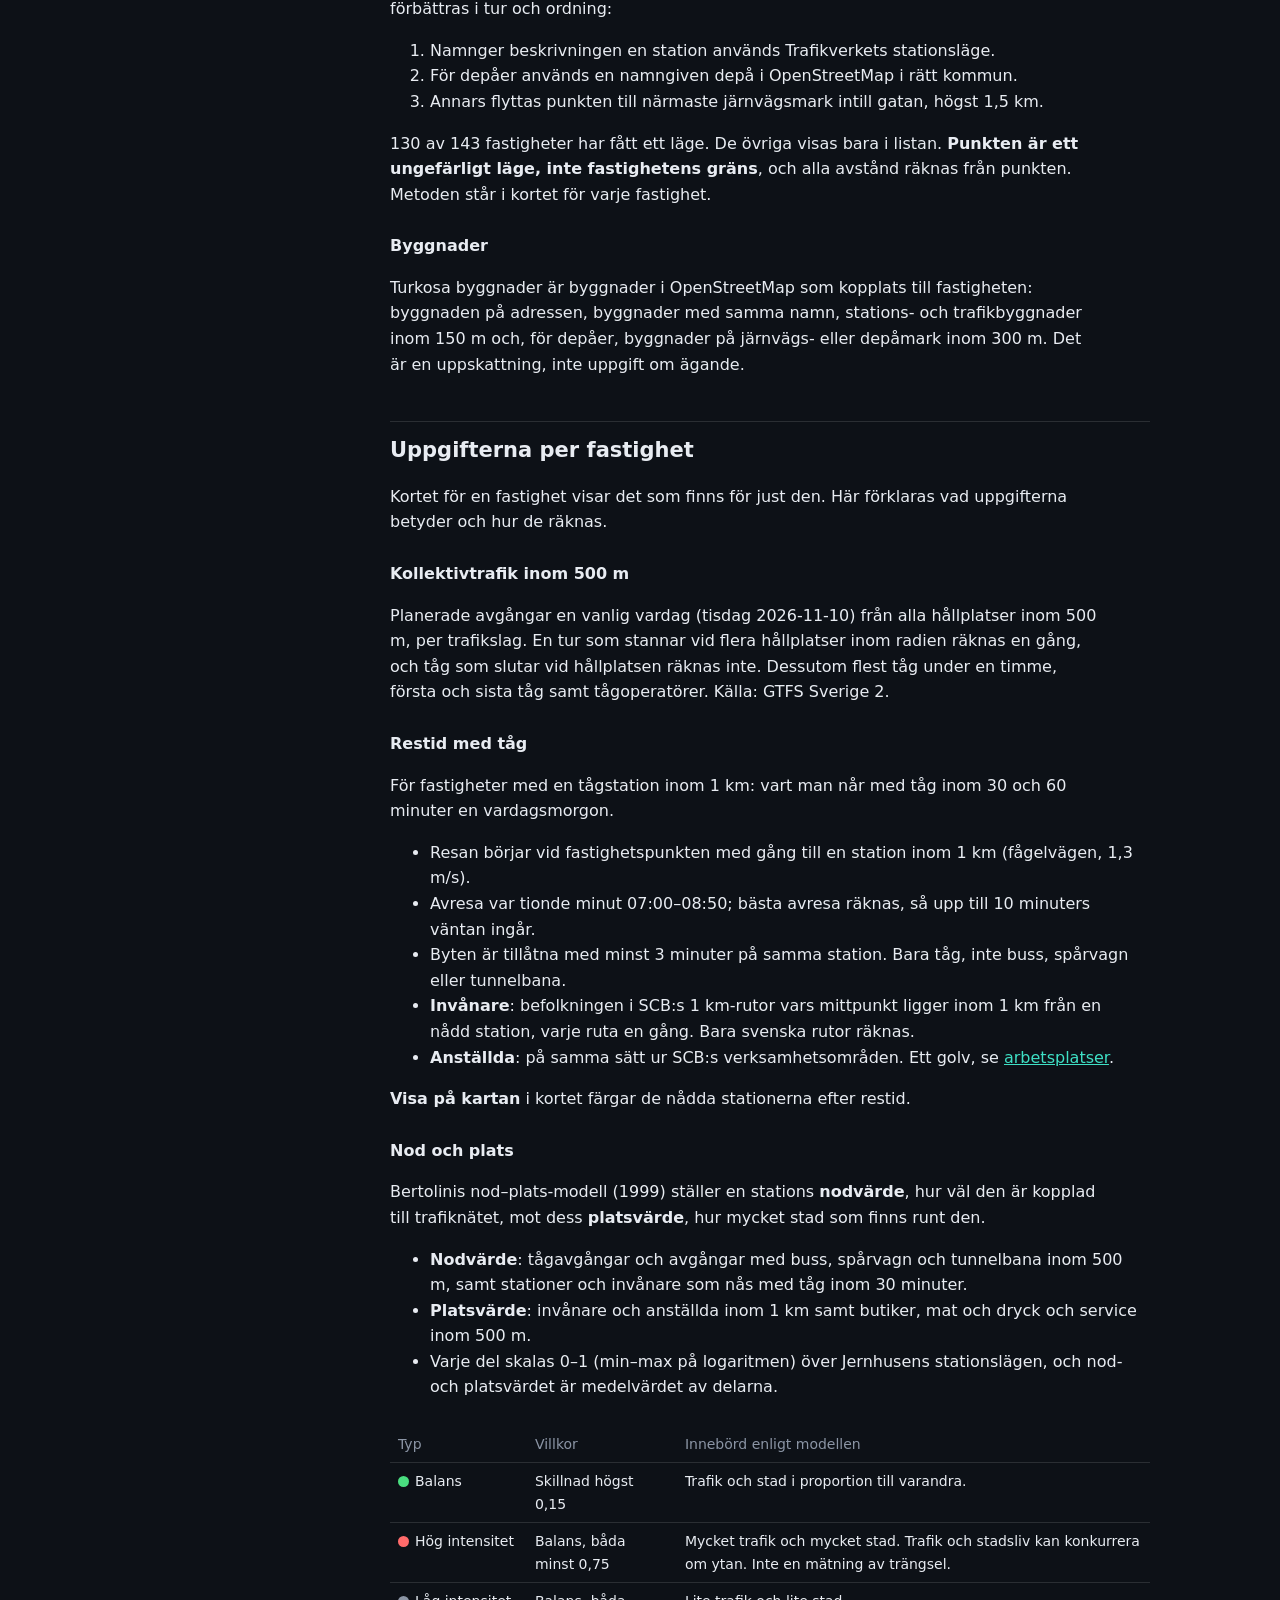
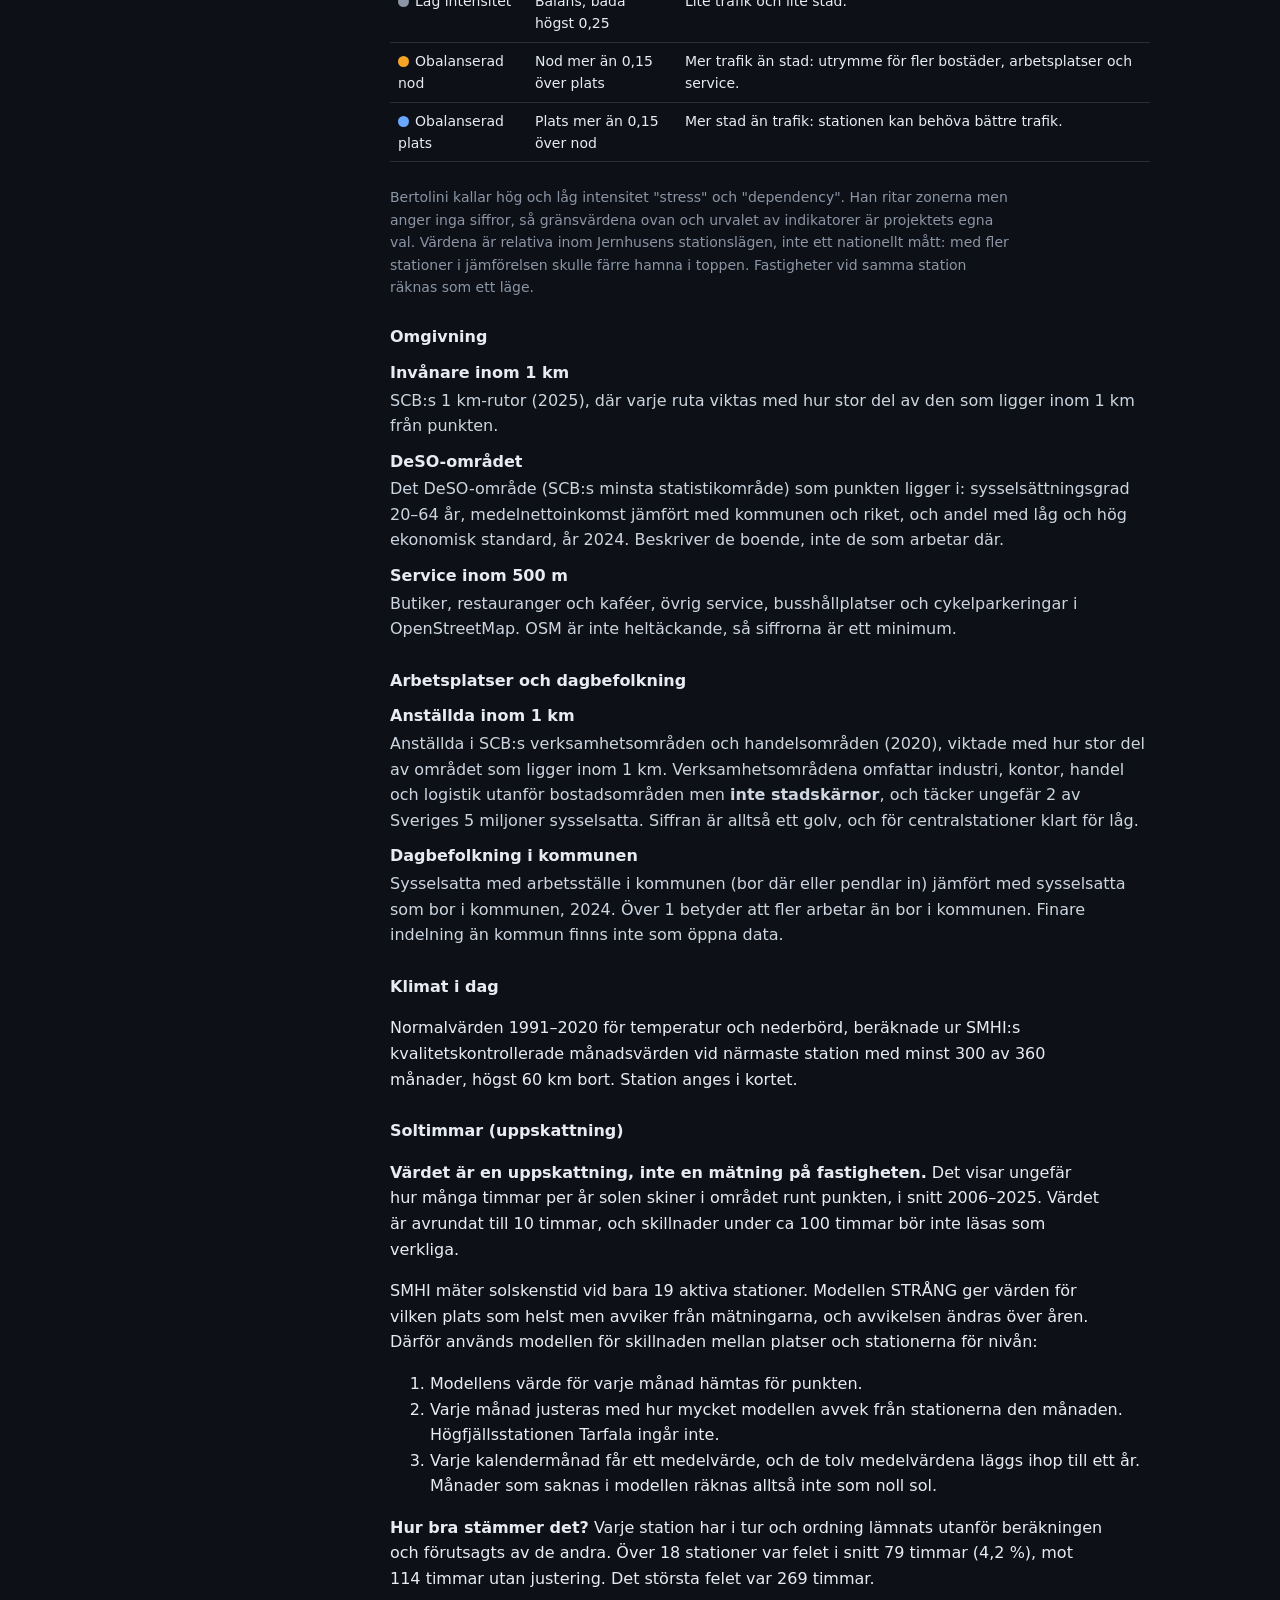
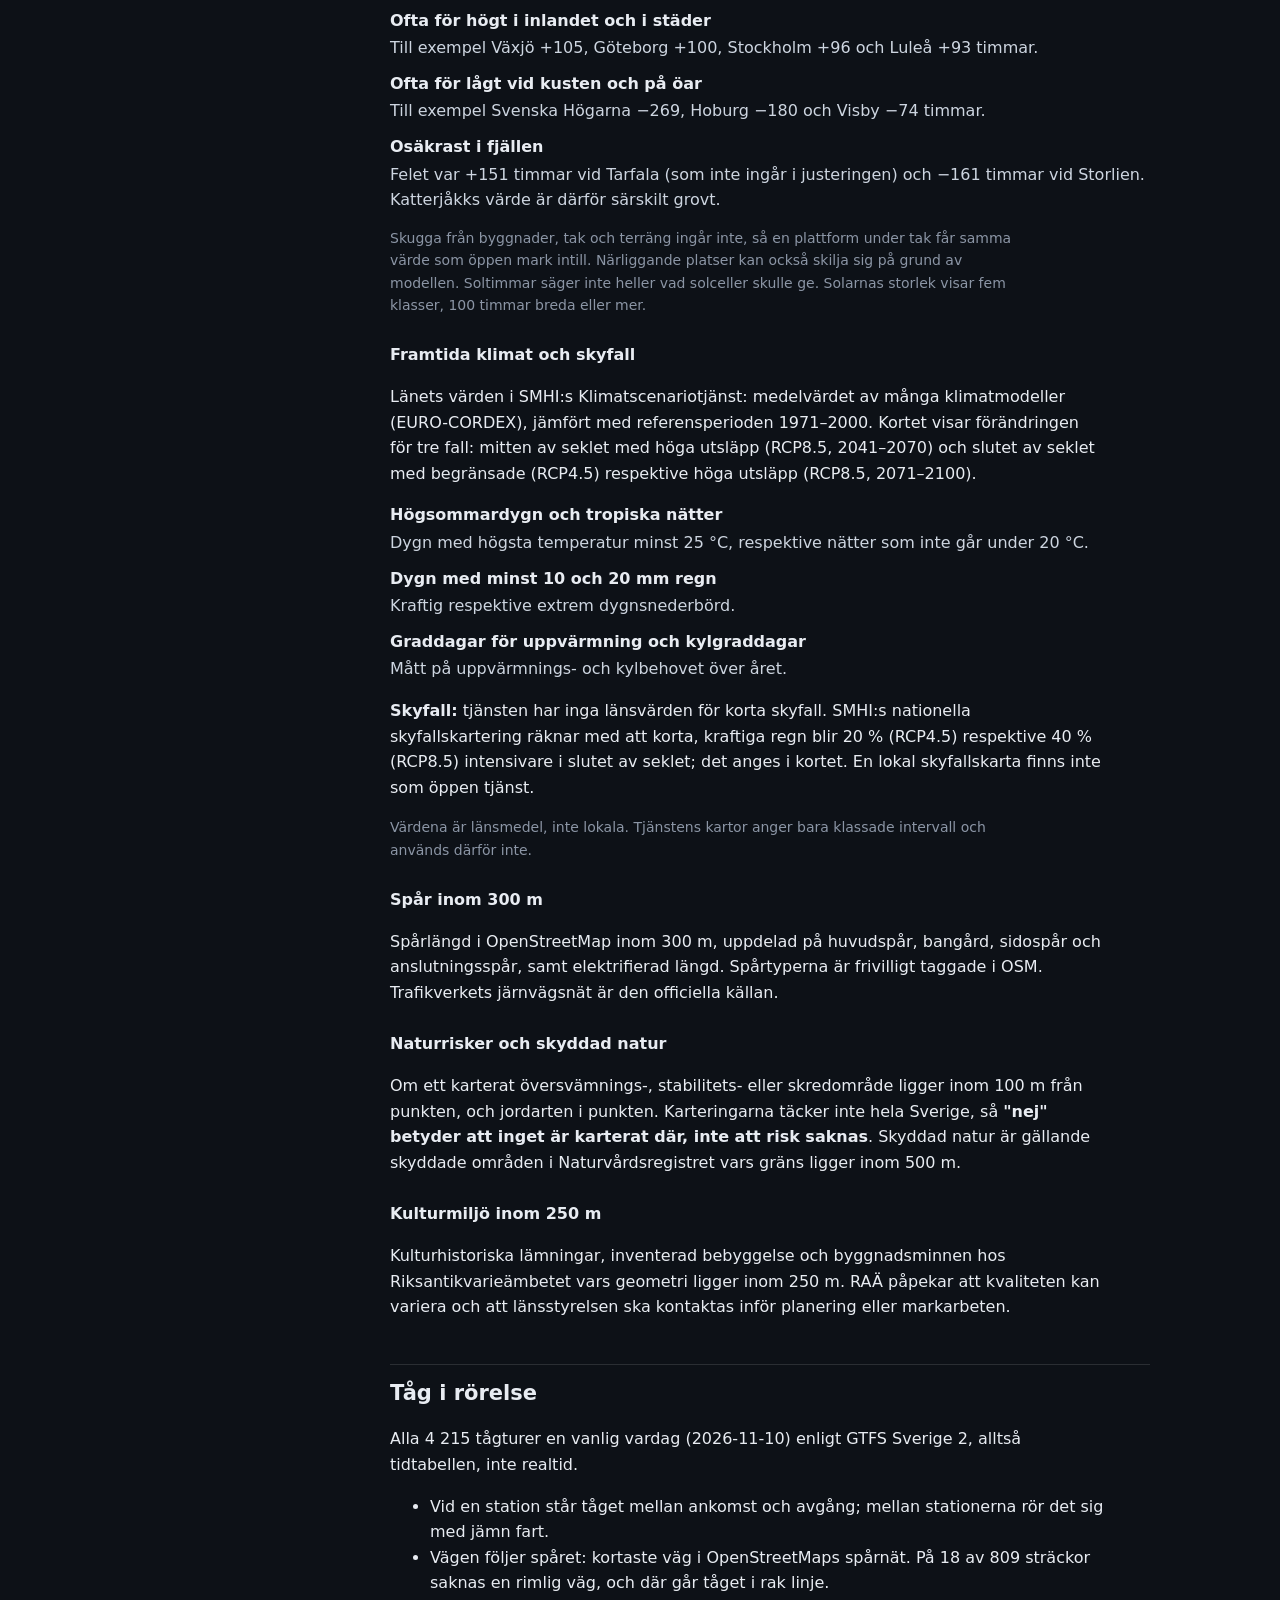
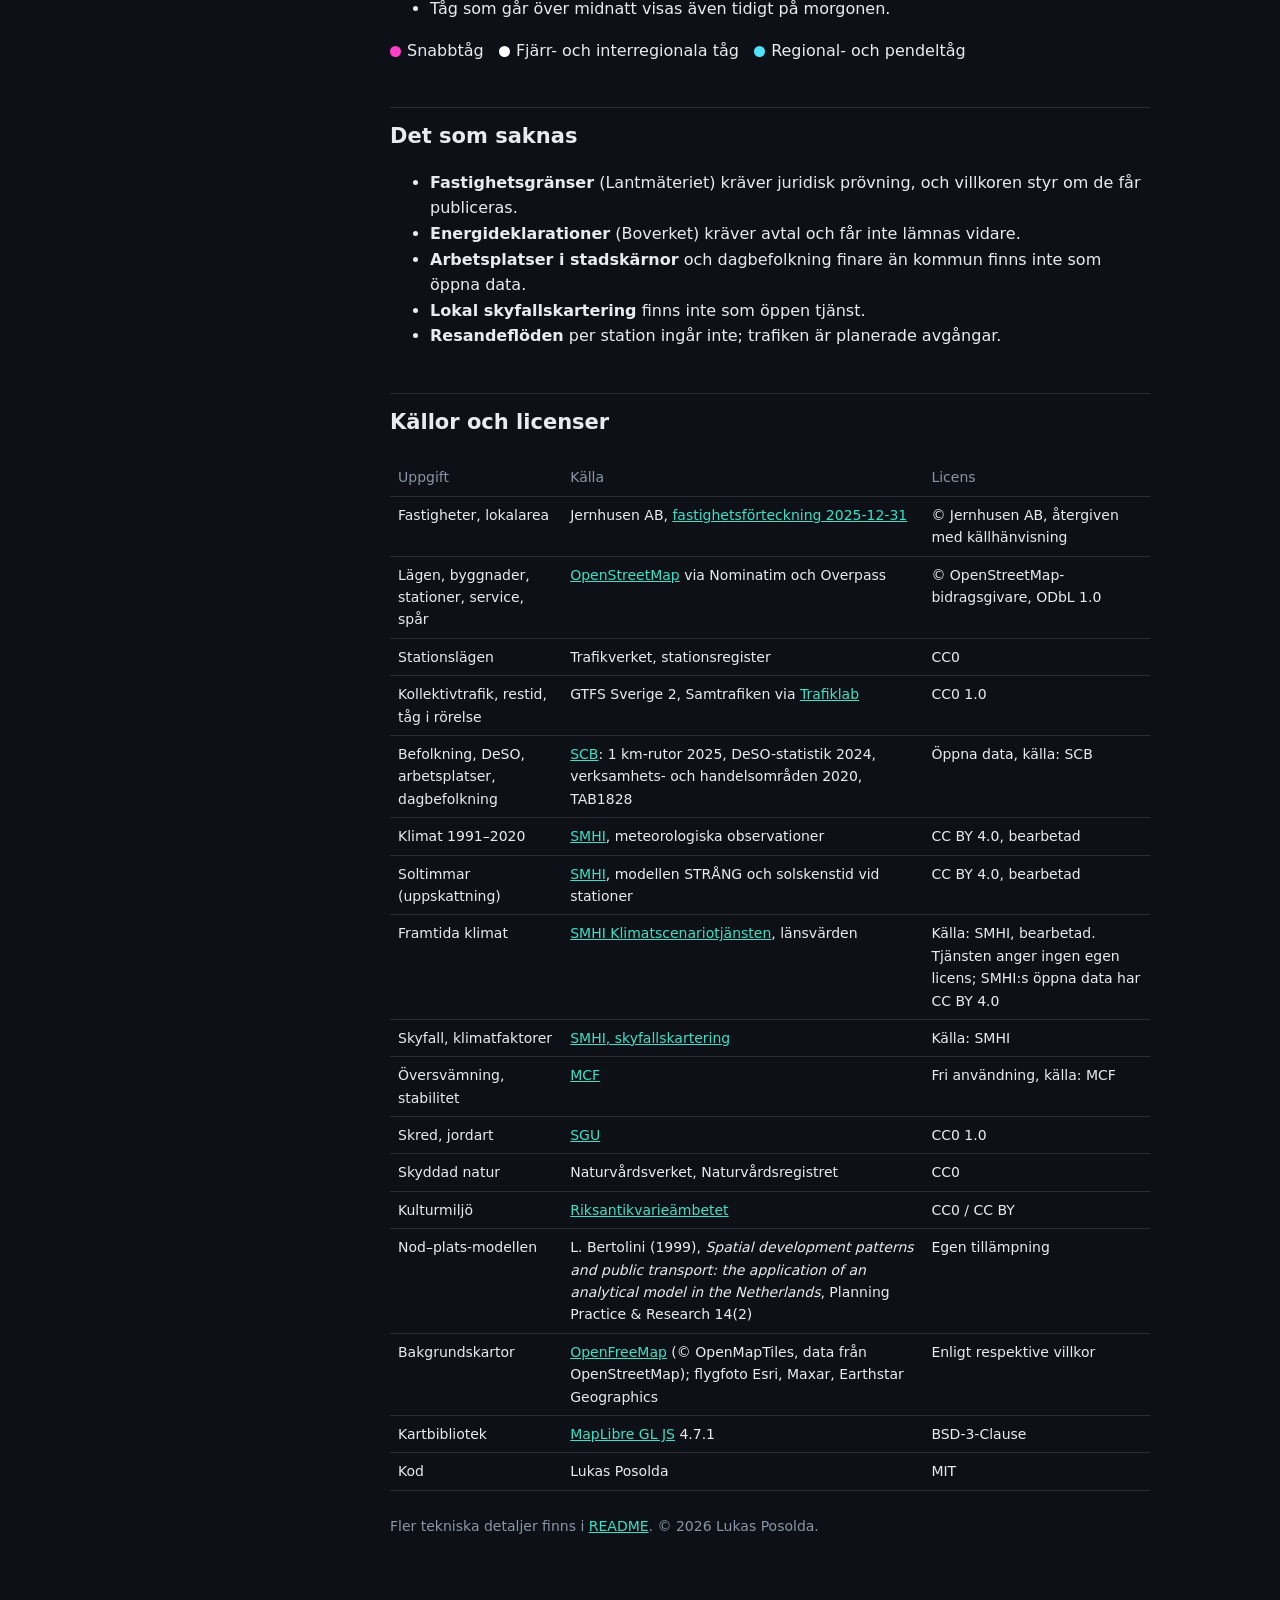
<file: fastighetskarta/om.html>
<!doctype html>
<html lang="sv">
<head>
<meta charset="utf-8">
<meta name="viewport" content="width=device-width, initial-scale=1">
<title>Om kartan – Jernhusens fastigheter</title>
<meta name="description" content="Om den inofficiella kartan över Jernhusens fastigheter: hur den används, vad uppgifterna betyder, hur de räknas och vilka källor som används.">
<style>
  :root { --bg: #0d1117; --panel: #10141c; --line: rgba(255,255,255,.12); --text: #e8ecf2; --muted: #8b95a5; --accent: #3ee0c5;
          --rail: #f5a524; --notis: rgba(255,210,122,.08); --notis-kant: rgba(255,210,122,.35); }
  * { box-sizing: border-box; }
  html { scroll-behavior: smooth; scroll-padding-top: 64px; }
  body { margin: 0; font: 16px/1.6 system-ui, -apple-system, "Segoe UI", sans-serif; color: var(--text); background: var(--bg); }
  header { position: sticky; top: 0; z-index: 2; display: flex; flex-wrap: wrap; align-items: baseline; gap: 4px 16px;
           padding: 12px 20px; background: rgba(13,17,23,.95); border-bottom: 1px solid var(--line); backdrop-filter: blur(6px); }
  header b { font-size: 16px; }
  header a { font-size: 14px; }
  .inoff { margin-left: auto; font-size: 12px; color: #ffd27a; }
  a { color: var(--accent); }
  .ram { display: grid; grid-template-columns: 220px minmax(0, 760px); gap: 40px; max-width: 1060px; margin: 0 auto; padding: 32px 20px 64px; }
  nav { position: sticky; top: 72px; align-self: start; font-size: 14px; }
  nav ol { list-style: none; margin: 0; padding: 0; }
  nav li { margin: 0 0 6px; }
  nav a { color: var(--muted); text-decoration: none; }
  nav a:hover { color: var(--text); }
  nav .under { padding-left: 12px; font-size: 13px; }
  h1 { font-size: 30px; line-height: 1.2; margin: 0 0 12px; }
  h2 { font-size: 21px; margin: 44px 0 10px; padding-top: 12px; border-top: 1px solid var(--line); }
  h3 { font-size: 16px; margin: 26px 0 6px; }
  p, li { max-width: 70ch; }
  .ingress { font-size: 18px; color: #cdd5e0; }
  .notis { background: var(--notis); border: 1px solid var(--notis-kant); border-radius: 8px; padding: 12px 14px; }
  .svag { color: var(--muted); font-size: 14px; }
  dl { margin: 8px 0; }
  dt { font-weight: 600; margin-top: 10px; }
  dd { margin: 2px 0 0; color: #cdd5e0; }
  table { width: 100%; border-collapse: collapse; font-size: 14px; margin: 10px 0; }
  th, td { text-align: left; vertical-align: top; padding: 7px 8px; border-bottom: 1px solid var(--line); }
  th { color: var(--muted); font-weight: 500; }
  .tabell { overflow-x: auto; }
  .sw { display: inline-block; width: 11px; height: 11px; border-radius: 50%; margin-right: 6px; vertical-align: -1px; box-shadow: 0 0 0 1.5px #0d1117; }
  kbd { font: 13px ui-monospace, monospace; background: rgba(255,255,255,.08); border: 1px solid var(--line); border-radius: 4px; padding: 0 5px; }
  @media (max-width: 860px) {
    .ram { grid-template-columns: 1fr; gap: 16px; padding-top: 20px; }
    nav { position: static; border: 1px solid var(--line); border-radius: 8px; padding: 12px 14px; }
    h1 { font-size: 25px; }
  }
</style>
</head>
<body>
<header>
  <b>Om kartan</b>
  <a href="./">← Till kartan</a>
  <a href="jamforelse.html">Jämförelse</a>
  <a href="nodplats.html">Nod och plats</a>
  <span class="inoff">Inofficiell demo, inte en tjänst från Jernhusen AB</span>
</header>
<div class="ram">
<nav aria-label="Innehåll">
  <ol>
    <li><a href="#projektet">Projektet</a></li>
    <li><a href="#anvanda">Så använder du kartan</a></li>
    <li><a href="#lagen">Fastigheter och lägen</a></li>
    <li><a href="#uppgifter">Uppgifterna per fastighet</a></li>
    <li class="under"><a href="#trafik">Kollektivtrafik</a></li>
    <li class="under"><a href="#restid">Restid med tåg</a></li>
    <li class="under"><a href="#nodplats">Nod och plats</a></li>
    <li class="under"><a href="#omgivning">Omgivning</a></li>
    <li class="under"><a href="#arbetsplatser">Arbetsplatser</a></li>
    <li class="under"><a href="#klimat">Klimat i dag</a></li>
    <li class="under"><a href="#framtidsklimat">Framtida klimat och skyfall</a></li>
    <li class="under"><a href="#spar">Spår</a></li>
    <li class="under"><a href="#risker">Naturrisker och natur</a></li>
    <li class="under"><a href="#kulturmiljo">Kulturmiljö</a></li>
    <li><a href="#tag">Tåg i rörelse</a></li>
    <li><a href="#saknas">Det som saknas</a></li>
    <li><a href="#kallor">Källor och licenser</a></li>
  </ol>
</nav>
<main>
  <h1>Jernhusens fastigheter på en karta</h1>
  <p class="ingress">En karta över de 143 fastigheterna i Jernhusens publicerade fastighetsförteckning, med järnvägsnätet,
    tågtrafiken och omgivningen kring varje fastighet. Allt bygger på öppna data.</p>
  <p class="notis">Inofficiell demo, gjord som ett privat projekt. Kartan är inte framtagen av eller för Jernhusen AB och ersätter
    inte bolagets egna uppgifter. Uppgifterna är uppskattningar ur öppna källor och kan innehålla fel.</p>

  <h2 id="projektet">Projektet</h2>
  <p>Utgångspunkten är Jernhusens <a href="https://www.datocms-assets.com/163536/1772552927-fastighetsforteckning-2025-1.pdf" target="_blank" rel="noopener">fastighetsförteckning
    per 2025-12-31</a>: fastighetsbeteckning, beskrivning, adress och lokalarea per lokaltyp. Varje fastighet har fått ett ungefärligt
    läge och har sedan berikats med öppna data om trafik, befolkning, arbetsplatser, klimat, risker och kulturmiljö.</p>
  <p>Syftet är att visa vad som går att säga om ett fastighetsbestånd enbart med öppna data, och att samla det på ett ställe.
    För varje uppgift anges källa och hämtningsdatum. Där underlaget är tunt sägs det.</p>

  <h2 id="anvanda">Så använder du kartan</h2>
  <dl>
    <dt>Fastigheterna</dt>
    <dd>Varje punkt är en fastighet; storleken visar lokalarean. Klicka på en punkt eller ett namn i listan för att se uppgifterna.
      Kartan flyger då in och lutar till 3D. Har flera fastigheter samma punkt visas de som en punkt med summerad lokalarea,
      och ett klick låter dig välja.</dd>
    <dt>Färga</dt>
    <dd>Menyn <b>Färga</b> bestämmer vilken uppgift punkterna färgas efter, till exempel tågavgångar, invånare eller framtida klimat.
      Siffror delas i fem lika stora grupper; teckenförklaringen nere till vänster visar gränserna.</dd>
    <dt>Tåg i rörelse</dt>
    <dd>Är påslagen när kartan öppnas. Alla tåg en vanlig vardag rör sig längs spåren enligt tidtabellen. Panelen längst ner har
      paus, tidsreglage och hastighet. Klicka på ett tåg för att se operatör och sträcka. <a href="#tag">Mer om animationen.</a></dd>
    <dt>Spår och bakgrund</dt>
    <dd><b>Huvudlinjer</b> och <b>Övriga spår</b> tänder och släcker järnvägsnätet. Bakgrunden kan vara Mörk, Ljus, Standard eller Flygfoto.</dd>
    <dt>Navigera</dt>
    <dd>Zooma med knapparna nere till höger, mushjulet eller två fingrar. Kompassknappen vrider norr uppåt; dra i den för att luta
      och vrida. <b>⟂ Platt</b> rätar upp kartan där du är och <b>Hela Sverige</b> visar översikten. Helskärm finns bland kartknapparna.</dd>
    <dt>Jämförelse och nod–plats</dt>
    <dd><a href="jamforelse.html">Jämförelsen</a> visar samma mått för alla fastigheter i en sorterbar tabell som kan laddas ner som CSV.
      <a href="nodplats.html">Nod och plats</a> jämför stationslägena i ett diagram.</dd>
  </dl>

  <h2 id="lagen">Fastigheter och lägen</h2>
  <p>Förteckningen innehåller adresser men inga koordinater. Varje adress har sökts i OpenStreetMap (Nominatim) och bara godtagits
    om träffen ligger i rätt kommun. Saknas adress har beskrivningen sökts i stället, till exempel "Nattavaara hållplats".</p>
  <p>När adressen bara träffar gatan hamnar punkten mitt på gatan. Sådana punkter förbättras i tur och ordning:</p>
  <ol>
    <li>Namnger beskrivningen en station används Trafikverkets stationsläge.</li>
    <li>För depåer används en namngiven depå i OpenStreetMap i rätt kommun.</li>
    <li>Annars flyttas punkten till närmaste järnvägsmark intill gatan, högst 1,5 km.</li>
  </ol>
  <p>130 av 143 fastigheter har fått ett läge. De övriga visas bara i listan. <b>Punkten är ett ungefärligt läge, inte fastighetens gräns</b>,
    och alla avstånd räknas från punkten. Metoden står i kortet för varje fastighet.</p>
  <h3>Byggnader</h3>
  <p>Turkosa byggnader är byggnader i OpenStreetMap som kopplats till fastigheten: byggnaden på adressen, byggnader med samma namn,
    stations- och trafikbyggnader inom 150 m och, för depåer, byggnader på järnvägs- eller depåmark inom 300 m. Det är en uppskattning,
    inte uppgift om ägande.</p>

  <h2 id="uppgifter">Uppgifterna per fastighet</h2>
  <p>Kortet för en fastighet visar det som finns för just den. Här förklaras vad uppgifterna betyder och hur de räknas.</p>

  <h3 id="trafik">Kollektivtrafik inom 500 m</h3>
  <p>Planerade avgångar en vanlig vardag (tisdag 2026-11-10) från alla hållplatser inom 500 m, per trafikslag. En tur som stannar vid
    flera hållplatser inom radien räknas en gång, och tåg som slutar vid hållplatsen räknas inte. Dessutom flest tåg under en timme,
    första och sista tåg samt tågoperatörer. Källa: GTFS Sverige 2.</p>

  <h3 id="restid">Restid med tåg</h3>
  <p>För fastigheter med en tågstation inom 1 km: vart man når med tåg inom 30 och 60 minuter en vardagsmorgon.</p>
  <ul>
    <li>Resan börjar vid fastighetspunkten med gång till en station inom 1 km (fågelvägen, 1,3 m/s).</li>
    <li>Avresa var tionde minut 07:00–08:50; bästa avresa räknas, så upp till 10 minuters väntan ingår.</li>
    <li>Byten är tillåtna med minst 3 minuter på samma station. Bara tåg, inte buss, spårvagn eller tunnelbana.</li>
    <li><b>Invånare</b>: befolkningen i SCB:s 1 km-rutor vars mittpunkt ligger inom 1 km från en nådd station, varje ruta en gång.
      Bara svenska rutor räknas.</li>
    <li><b>Anställda</b>: på samma sätt ur SCB:s verksamhetsområden. Ett golv, se <a href="#arbetsplatser">arbetsplatser</a>.</li>
  </ul>
  <p><b>Visa på kartan</b> i kortet färgar de nådda stationerna efter restid.</p>

  <h3 id="nodplats">Nod och plats</h3>
  <p>Bertolinis nod–plats-modell (1999) ställer en stations <b>nodvärde</b>, hur väl den är kopplad till trafiknätet, mot dess
    <b>platsvärde</b>, hur mycket stad som finns runt den.</p>
  <ul>
    <li><b>Nodvärde</b>: tågavgångar och avgångar med buss, spårvagn och tunnelbana inom 500 m, samt stationer och invånare som nås
      med tåg inom 30 minuter.</li>
    <li><b>Platsvärde</b>: invånare och anställda inom 1 km samt butiker, mat och dryck och service inom 500 m.</li>
    <li>Varje del skalas 0–1 (min–max på logaritmen) över Jernhusens stationslägen, och nod- och platsvärdet är medelvärdet av delarna.</li>
  </ul>
  <div class="tabell"><table>
    <tr><th>Typ</th><th>Villkor</th><th>Innebörd enligt modellen</th></tr>
    <tr><td><span class="sw" style="background:#4ade80"></span>Balans</td><td>Skillnad högst 0,15</td><td>Trafik och stad i proportion till varandra.</td></tr>
    <tr><td><span class="sw" style="background:#ff6b6b"></span>Hög intensitet</td><td>Balans, båda minst 0,75</td><td>Mycket trafik och mycket stad. Trafik och stadsliv kan konkurrera om ytan. Inte en mätning av trängsel.</td></tr>
    <tr><td><span class="sw" style="background:#8b95a5"></span>Låg intensitet</td><td>Balans, båda högst 0,25</td><td>Lite trafik och lite stad.</td></tr>
    <tr><td><span class="sw" style="background:#f5a524"></span>Obalanserad nod</td><td>Nod mer än 0,15 över plats</td><td>Mer trafik än stad: utrymme för fler bostäder, arbetsplatser och service.</td></tr>
    <tr><td><span class="sw" style="background:#6aa8ff"></span>Obalanserad plats</td><td>Plats mer än 0,15 över nod</td><td>Mer stad än trafik: stationen kan behöva bättre trafik.</td></tr>
  </table></div>
  <p class="svag">Bertolini kallar hög och låg intensitet "stress" och "dependency". Han ritar zonerna men anger inga siffror,
    så gränsvärdena ovan och urvalet av indikatorer är projektets egna val. Värdena är relativa inom Jernhusens stationslägen,
    inte ett nationellt mått: med fler stationer i jämförelsen skulle färre hamna i toppen. Fastigheter vid samma station räknas som ett läge.</p>

  <h3 id="omgivning">Omgivning</h3>
  <dl>
    <dt>Invånare inom 1 km</dt>
    <dd>SCB:s 1 km-rutor (2025), där varje ruta viktas med hur stor del av den som ligger inom 1 km från punkten.</dd>
    <dt>DeSO-området</dt>
    <dd>Det DeSO-område (SCB:s minsta statistikområde) som punkten ligger i: sysselsättningsgrad 20–64 år, medelnettoinkomst jämfört med
      kommunen och riket, och andel med låg och hög ekonomisk standard, år 2024. Beskriver de boende, inte de som arbetar där.</dd>
    <dt>Service inom 500 m</dt>
    <dd>Butiker, restauranger och kaféer, övrig service, busshållplatser och cykelparkeringar i OpenStreetMap. OSM är inte heltäckande,
      så siffrorna är ett minimum.</dd>
  </dl>

  <h3 id="arbetsplatser">Arbetsplatser och dagbefolkning</h3>
  <dl>
    <dt>Anställda inom 1 km</dt>
    <dd>Anställda i SCB:s verksamhetsområden och handelsområden (2020), viktade med hur stor del av området som ligger inom 1 km.
      Verksamhetsområdena omfattar industri, kontor, handel och logistik utanför bostadsområden men <b>inte stadskärnor</b>, och täcker
      ungefär 2 av Sveriges 5 miljoner sysselsatta. Siffran är alltså ett golv, och för centralstationer klart för låg.</dd>
    <dt>Dagbefolkning i kommunen</dt>
    <dd>Sysselsatta med arbetsställe i kommunen (bor där eller pendlar in) jämfört med sysselsatta som bor i kommunen, 2024.
      Över 1 betyder att fler arbetar än bor i kommunen. Finare indelning än kommun finns inte som öppna data.</dd>
  </dl>

  <h3 id="klimat">Klimat i dag</h3>
  <p>Normalvärden 1991–2020 för temperatur och nederbörd, beräknade ur SMHI:s kvalitetskontrollerade månadsvärden vid närmaste station
    med minst 300 av 360 månader, högst 60 km bort. Station anges i kortet.</p>

  <h3 id="sol">Soltimmar (uppskattning)</h3>
  <p><b>Värdet är en uppskattning, inte en mätning på fastigheten.</b> Det visar ungefär hur många timmar per år solen skiner i området
    runt punkten, i snitt 2006–2025. Värdet är avrundat till 10 timmar, och skillnader under ca 100 timmar bör inte läsas som verkliga.</p>
  <p>SMHI mäter solskenstid vid bara 19 aktiva stationer. Modellen STRÅNG ger värden för vilken plats som helst men avviker från mätningarna,
    och avvikelsen ändras över åren. Därför används modellen för skillnaden mellan platser och stationerna för nivån:</p>
  <ol>
    <li>Modellens värde för varje månad hämtas för punkten.</li>
    <li>Varje månad justeras med hur mycket modellen avvek från stationerna den månaden. Högfjällsstationen Tarfala ingår inte.</li>
    <li>Varje kalendermånad får ett medelvärde, och de tolv medelvärdena läggs ihop till ett år. Månader som saknas i modellen räknas alltså inte som noll sol.</li>
  </ol>
  <p><b>Hur bra stämmer det?</b> Varje station har i tur och ordning lämnats utanför beräkningen och förutsagts av de andra. Över 18 stationer var felet
    i snitt 79 timmar (4,2 %), mot 114 timmar utan justering. Det största felet var 269 timmar.</p>
  <dl>
    <dt>Ofta för högt i inlandet och i städer</dt><dd>Till exempel Växjö +105, Göteborg +100, Stockholm +96 och Luleå +93 timmar.</dd>
    <dt>Ofta för lågt vid kusten och på öar</dt><dd>Till exempel Svenska Högarna −269, Hoburg −180 och Visby −74 timmar.</dd>
    <dt>Osäkrast i fjällen</dt><dd>Felet var +151 timmar vid Tarfala (som inte ingår i justeringen) och −161 timmar vid Storlien. Katterjåkks värde är därför särskilt grovt.</dd>
  </dl>
  <p class="svag">Skugga från byggnader, tak och terräng ingår inte, så en plattform under tak får samma värde som öppen mark intill. Närliggande platser kan också
    skilja sig på grund av modellen. Soltimmar säger inte heller vad solceller skulle ge. Solarnas storlek visar fem klasser, 100 timmar breda eller mer.</p>

  <h3 id="framtidsklimat">Framtida klimat och skyfall</h3>
  <p>Länets värden i SMHI:s Klimatscenariotjänst: medelvärdet av många klimatmodeller (EURO-CORDEX), jämfört med referensperioden 1971–2000.
    Kortet visar förändringen för tre fall: mitten av seklet med höga utsläpp (RCP8.5, 2041–2070) och slutet av seklet med begränsade
    (RCP4.5) respektive höga utsläpp (RCP8.5, 2071–2100).</p>
  <dl>
    <dt>Högsommardygn och tropiska nätter</dt><dd>Dygn med högsta temperatur minst 25 °C, respektive nätter som inte går under 20 °C.</dd>
    <dt>Dygn med minst 10 och 20 mm regn</dt><dd>Kraftig respektive extrem dygnsnederbörd.</dd>
    <dt>Graddagar för uppvärmning och kylgraddagar</dt><dd>Mått på uppvärmnings- och kylbehovet över året.</dd>
  </dl>
  <p><b>Skyfall:</b> tjänsten har inga länsvärden för korta skyfall. SMHI:s nationella skyfallskartering räknar med att korta, kraftiga regn
    blir 20 % (RCP4.5) respektive 40 % (RCP8.5) intensivare i slutet av seklet; det anges i kortet. En lokal skyfallskarta finns inte som
    öppen tjänst.</p>
  <p class="svag">Värdena är länsmedel, inte lokala. Tjänstens kartor anger bara klassade intervall och används därför inte.</p>

  <h3 id="spar">Spår inom 300 m</h3>
  <p>Spårlängd i OpenStreetMap inom 300 m, uppdelad på huvudspår, bangård, sidospår och anslutningsspår, samt elektrifierad längd.
    Spårtyperna är frivilligt taggade i OSM. Trafikverkets järnvägsnät är den officiella källan.</p>

  <h3 id="risker">Naturrisker och skyddad natur</h3>
  <p>Om ett karterat översvämnings-, stabilitets- eller skredområde ligger inom 100 m från punkten, och jordarten i punkten.
    Karteringarna täcker inte hela Sverige, så <b>"nej" betyder att inget är karterat där, inte att risk saknas</b>.
    Skyddad natur är gällande skyddade områden i Naturvårdsregistret vars gräns ligger inom 500 m.</p>

  <h3 id="kulturmiljo">Kulturmiljö inom 250 m</h3>
  <p>Kulturhistoriska lämningar, inventerad bebyggelse och byggnadsminnen hos Riksantikvarieämbetet vars geometri ligger inom 250 m.
    RAÄ påpekar att kvaliteten kan variera och att länsstyrelsen ska kontaktas inför planering eller markarbeten.</p>

  <h2 id="tag">Tåg i rörelse</h2>
  <p>Alla 4 215 tågturer en vanlig vardag (2026-11-10) enligt GTFS Sverige 2, alltså tidtabellen, inte realtid.</p>
  <ul>
    <li>Vid en station står tåget mellan ankomst och avgång; mellan stationerna rör det sig med jämn fart.</li>
    <li>Vägen följer spåret: kortaste väg i OpenStreetMaps spårnät. På 18 av 809 sträckor saknas en rimlig väg, och där går tåget i rak linje.</li>
    <li>Tåg som går över midnatt visas även tidigt på morgonen.</li>
  </ul>
  <p><span class="sw" style="background:#ff3ec9"></span>Snabbtåg &nbsp; <span class="sw" style="background:#ffffff"></span>Fjärr- och interregionala tåg
    &nbsp; <span class="sw" style="background:#4fe3ff"></span>Regional- och pendeltåg</p>

  <h2 id="saknas">Det som saknas</h2>
  <ul>
    <li><b>Fastighetsgränser</b> (Lantmäteriet) kräver juridisk prövning, och villkoren styr om de får publiceras.</li>
    <li><b>Energideklarationer</b> (Boverket) kräver avtal och får inte lämnas vidare.</li>
    <li><b>Arbetsplatser i stadskärnor</b> och dagbefolkning finare än kommun finns inte som öppna data.</li>
    <li><b>Lokal skyfallskartering</b> finns inte som öppen tjänst.</li>
    <li><b>Resandeflöden</b> per station ingår inte; trafiken är planerade avgångar.</li>
  </ul>

  <h2 id="kallor">Källor och licenser</h2>
  <div class="tabell"><table>
    <tr><th>Uppgift</th><th>Källa</th><th>Licens</th></tr>
    <tr><td>Fastigheter, lokalarea</td><td>Jernhusen AB, <a href="https://www.datocms-assets.com/163536/1772552927-fastighetsforteckning-2025-1.pdf" target="_blank" rel="noopener">fastighetsförteckning 2025-12-31</a></td><td>© Jernhusen AB, återgiven med källhänvisning</td></tr>
    <tr><td>Lägen, byggnader, stationer, service, spår</td><td><a href="https://www.openstreetmap.org/copyright" target="_blank" rel="noopener">OpenStreetMap</a> via Nominatim och Overpass</td><td>© OpenStreetMap-bidragsgivare, ODbL 1.0</td></tr>
    <tr><td>Stationslägen</td><td>Trafikverket, stationsregister</td><td>CC0</td></tr>
    <tr><td>Kollektivtrafik, restid, tåg i rörelse</td><td>GTFS Sverige 2, Samtrafiken via <a href="https://www.trafiklab.se/api/gtfs-datasets/gtfs-sverige-2/" target="_blank" rel="noopener">Trafiklab</a></td><td>CC0 1.0</td></tr>
    <tr><td>Befolkning, DeSO, arbetsplatser, dagbefolkning</td><td><a href="https://www.scb.se/vara-tjanster/oppna-data/" target="_blank" rel="noopener">SCB</a>: 1 km-rutor 2025, DeSO-statistik 2024, verksamhets- och handelsområden 2020, TAB1828</td><td>Öppna data, källa: SCB</td></tr>
    <tr><td>Klimat 1991–2020</td><td><a href="https://www.smhi.se/data" target="_blank" rel="noopener">SMHI</a>, meteorologiska observationer</td><td>CC BY 4.0, bearbetad</td></tr>
    <tr><td>Soltimmar (uppskattning)</td><td><a href="https://www.smhi.se/data" target="_blank" rel="noopener">SMHI</a>, modellen STRÅNG och solskenstid vid stationer</td><td>CC BY 4.0, bearbetad</td></tr>
    <tr><td>Framtida klimat</td><td><a href="https://www.smhi.se/klimat/framtidens-klimat/klimatscenariotjansten" target="_blank" rel="noopener">SMHI Klimatscenariotjänsten</a>, länsvärden</td><td>Källa: SMHI, bearbetad. Tjänsten anger ingen egen licens; SMHI:s öppna data har CC BY 4.0</td></tr>
    <tr><td>Skyfall, klimatfaktorer</td><td><a href="https://www.smhi.se/tema/hantera-vatten-och-klimat/hantera-oversvamning-till-foljd-av-skyfall/riskkartering-oversvamningskansliga-omraden-vid-skyfall" target="_blank" rel="noopener">SMHI, skyfallskartering</a></td><td>Källa: SMHI</td></tr>
    <tr><td>Översvämning, stabilitet</td><td><a href="https://www.mcf.se/sv/verktyg--tjanster/oversvamningsportalen/" target="_blank" rel="noopener">MCF</a></td><td>Fri användning, källa: MCF</td></tr>
    <tr><td>Skred, jordart</td><td><a href="https://www.sgu.se" target="_blank" rel="noopener">SGU</a></td><td>CC0 1.0</td></tr>
    <tr><td>Skyddad natur</td><td>Naturvårdsverket, Naturvårdsregistret</td><td>CC0</td></tr>
    <tr><td>Kulturmiljö</td><td><a href="https://www.raa.se/hitta-information/oppna-data/oppna-data-portal/" target="_blank" rel="noopener">Riksantikvarieämbetet</a></td><td>CC0 / CC BY</td></tr>
    <tr><td>Nod–plats-modellen</td><td>L. Bertolini (1999), <i>Spatial development patterns and public transport: the application of an analytical model in the Netherlands</i>, Planning Practice &amp; Research 14(2)</td><td>Egen tillämpning</td></tr>
    <tr><td>Bakgrundskartor</td><td><a href="https://openfreemap.org" target="_blank" rel="noopener">OpenFreeMap</a> (© OpenMapTiles, data från OpenStreetMap); flygfoto Esri, Maxar, Earthstar Geographics</td><td>Enligt respektive villkor</td></tr>
    <tr><td>Kartbibliotek</td><td><a href="https://maplibre.org" target="_blank" rel="noopener">MapLibre GL JS</a> 4.7.1</td><td>BSD-3-Clause</td></tr>
    <tr><td>Kod</td><td>Lukas Posolda</td><td>MIT</td></tr>
  </table></div>
  <p class="svag">Fler tekniska detaljer finns i <a href="README.md">README</a>. © 2026 Lukas Posolda.</p>
</main>
</div>
</body>
</html>
</file>
<file: kaffeklassikern/styles.css>
:root{--paper:#f7f5f0;--ink:#272821;--green:#173f35;--copper:#945333;--muted:#686960;--line:#dcdcd2;--stone:#edeee7;--white:#fffefa;--radius:5px;font-family:'Segoe UI',Arial,sans-serif;color:var(--ink);background:var(--paper);font-synthesis:none;font-size:16px}
*{box-sizing:border-box}html{scroll-behavior:smooth;scroll-padding-top:24px}body{margin:0}button,input,select,textarea{font:inherit}button,a,input,select,textarea{-webkit-tap-highlight-color:transparent}button,a{touch-action:manipulation}button{cursor:pointer}button{border:1px solid var(--line);background:transparent;color:inherit;border-radius:var(--radius);padding:11px 17px;font-size:.875rem;font-weight:560;min-height:44px}button:hover{border-color:var(--green);background:#e9ede5}a{color:inherit;text-decoration:none}a:hover{text-decoration:underline}button:disabled{cursor:default;opacity:.6}input,select,textarea{background:var(--white);border:1px solid var(--line);border-radius:var(--radius);padding:12px;color:var(--ink);max-width:100%;font-size:.875rem}input[type=checkbox]{accent-color:var(--green);width:17px;height:17px}button:focus-visible,a:focus-visible,input:focus-visible,select:focus-visible,textarea:focus-visible,[tabindex]:focus-visible{outline:3px solid var(--copper);outline-offset:3px}.wrap{width:min(1180px,calc(100% - 72px));margin:auto}.site-header{display:flex;align-items:center;gap:40px;padding:25px 0 22px;border-bottom:1px solid var(--line)}.brand{display:flex;align-items:center;gap:14px;flex:1}.brand img{object-fit:contain}.brand span{font-weight:780;letter-spacing:.035em;font-size:.98rem}.brand small{display:block;font-size:.75rem;letter-spacing:.015em;color:var(--muted);font-weight:420;margin-top:7px}.site-header nav{display:flex;gap:29px;font-size:.875rem}.save-status{color:var(--green);font-size:.75rem!important}.save-status::before{content:'●';font-size:.75rem;margin-right:8px}.text-button{border:0;background:none;padding:7px 0;min-height:38px}.text-button:hover{background:none;text-decoration:underline}.overview{display:grid;grid-template-columns:1.12fr 1fr;gap:80px;padding:39px 0 32px;align-items:center}.eyebrow{font-size:.75rem;letter-spacing:.14em;font-weight:680;color:var(--muted);margin:0 0 16px}h1{font-size:clamp(2rem,3.3vw,2.8rem);line-height:1.12;letter-spacing:-.05em;margin:0 0 17px;font-weight:650}h1 span{color:var(--green)}.intro>p:last-child{font-size:.875rem;line-height:1.65;max-width:420px;color:var(--muted);margin:0}.big-count{display:flex;align-items:baseline;gap:10px;font-variant-numeric:tabular-nums;letter-spacing:-.065em;font-size:4.4rem;font-weight:650;line-height:1.1}.big-count span{font-size:2.5rem;color:#8a8e81;font-weight:400;letter-spacing:-.065em}.progress-top{display:flex;justify-content:space-between;align-items:end}.progress-caption{font-size:.82rem;color:var(--muted);margin:4px 0 17px}.percentage{font-size:.85rem;color:var(--green);padding-bottom:20px}.progress-track{height:6px;border-radius:5px;background:#dfe2d7;overflow:hidden}.progress-track>span{display:block;background:var(--green);height:100%;transition:width .3s}.next-copy{display:flex;justify-content:space-between;gap:15px;font-size:.8rem;margin:14px 0;color:var(--muted)}.next-copy strong{color:var(--ink);font-weight:560}.subtle{font-size:.8rem;color:var(--muted);line-height:1.5}.section-heading{display:flex;justify-content:space-between;align-items:center;gap:20px;margin-bottom:16px}h2{font-size:1.35rem;letter-spacing:-.035em;font-weight:620;margin:0}.section-heading>p{font-size:.8rem;color:var(--muted);margin:0}.milestone-grid{display:grid;grid-template-columns:repeat(3,minmax(0,1fr));gap:14px}.milestone{display:flex;gap:22px;align-items:center;border:1px solid var(--line);background:var(--white);border-radius:var(--radius);padding:17px 20px;min-height:137px}.emblem{position:relative;flex:0 0 87px;width:87px;height:97px;display:grid;place-items:center}.emblem::before{content:'';position:absolute;inset:9px 5px;border:1px solid currentColor;border-radius:50%;opacity:.3}.emblem img{position:absolute;width:100%;height:100%;object-fit:contain;opacity:.58}.emblem b{font-size:2.3rem;font-weight:560;letter-spacing:-.045em;z-index:1}.milestone-text h3{font-size:.875rem;line-height:1.4;font-weight:600;margin:0 0 8px}.milestone-text p{font-size:.75rem;color:var(--muted);margin:0}.milestone.next{border-color:#caa88e;background:#fcf8f1;color:var(--copper)}.milestone.earned{background:var(--green);border-color:var(--green);color:var(--paper)}.milestone.earned .milestone-text p{color:#d7e5d8}.milestone.earned .emblem img{filter:brightness(0) invert(1);opacity:.7}.milestone.celebrate{animation:earned .65s ease-out}.regions-overview{display:flex;justify-content:space-between;gap:24px;align-items:center;padding:19px 0;border-bottom:1px solid var(--line)}#regional-total{display:flex;align-items:center;gap:14px;flex:1}.region-symbol{color:var(--green);font-size:1.9rem}.region-total-copy{display:flex;align-items:baseline;gap:9px}.region-total-copy strong{font-size:1.1rem;font-variant-numeric:tabular-nums}.region-total-copy span{font-size:.8rem;color:var(--muted)}.mini-track{width:120px;margin-left:15px}.regions-overview .text-button{font-size:.8rem;color:var(--green)}.region-grid{display:grid;grid-template-columns:repeat(3,minmax(0,1fr));gap:10px;margin:15px 0 5px}.region-badge{text-align:left;background:var(--white);padding:13px;display:flex;align-items:center;gap:12px}.region-badge .region-seal{border:1px solid var(--line);border-radius:50%;width:30px;height:30px;display:grid;place-items:center;color:var(--green);flex-shrink:0}.region-badge strong{font-size:.8rem;display:block}.region-badge small{font-size:.73rem;display:block;color:var(--muted);margin-top:5px}.region-badge.complete{border-color:var(--green)}.region-badge.complete .region-seal{background:var(--green);color:white}.collection-heading{margin-top:34px;margin-bottom:18px}.collection-heading .eyebrow{margin-bottom:9px;font-size:.75rem}.collection-heading h2{font-size:1.8rem}#catalog-count{font-size:.8rem;font-weight:450;color:var(--muted);letter-spacing:0;margin-left:14px}.primary{background:var(--green);color:white;border-color:var(--green)}.primary:hover{background:#28554a;color:white}.primary span{font-size:1.3rem;margin-right:6px}.collection-tabs{display:flex;gap:28px;border-bottom:1px solid var(--line)}.collection-tabs button{padding:12px 0;border:0;border-bottom:2px solid transparent;border-radius:0;background:transparent;color:var(--muted);min-height:45px}.collection-tabs button.active{color:var(--green);border-bottom-color:var(--green)}.count-pill{background:#e7e9e0;border-radius:3px;margin-left:7px;padding:2px 6px;font-size:.7rem}.filters{display:flex;gap:12px;align-items:center;padding-top:18px}.search{display:flex;align-items:center;position:relative;flex:1;min-width:160px}.search>span:first-child{position:absolute;left:14px;font-size:1.65rem;line-height:1;color:var(--muted)}.search input{width:100%;padding-left:42px}.filters select{min-height:44px}.checkbox{display:flex;align-items:center;gap:7px;white-space:nowrap;font-size:.8rem}.view-switch{display:flex;border:1px solid var(--line);border-radius:var(--radius);padding:3px;flex-shrink:0}.view-switch button{border:0;padding:5px 13px;min-height:34px;font-size:.8rem}.view-switch button[aria-pressed=true]{background:var(--green);color:white}.results-line{display:flex;align-items:center;justify-content:space-between;min-height:43px;font-size:.75rem;color:var(--muted)}.results-line p{margin:10px 0}.results-line button{font-size:.75rem}.cards{display:grid;grid-template-columns:repeat(3,minmax(0,1fr));gap:24px 22px}.roaster-card{border:1px solid var(--line);border-radius:var(--radius);overflow:hidden;background:var(--white)}.roaster-card.is-tasted{border-color:#708c72}.photo-button{display:block;border:0;width:100%;padding:0;border-radius:0;position:relative;aspect-ratio:4/3;overflow:hidden;background:#eceee6}.photo-button:hover{background:#e7eade}.roaster-photo{width:100%;height:100%;display:block;object-fit:contain}.photo-fallback{height:100%;display:flex;flex-direction:column;justify-content:center;align-items:center;padding:25px;text-align:center;color:#596154;background:#eceee6}.photo-fallback strong{font-size:clamp(1.1rem,2.15vw,1.8rem);line-height:1.2;letter-spacing:-.035em;max-width:250px;font-weight:520}.photo-fallback small{font-size:.75rem;letter-spacing:.17em;text-transform:uppercase;position:absolute;bottom:20px;left:0;right:0;color:#737b6c}.photo-fallback::before{content:'';width:23px;height:1px;background:#919b89;margin-bottom:19px}.card-body{padding:17px 19px}.card-title{display:block;font-size:1.02rem;font-weight:650;letter-spacing:-.023em;line-height:1.3;margin-bottom:6px}.card-town{font-size:.76rem;color:var(--muted);margin:0}.card-actions{display:flex;justify-content:space-between;gap:10px;margin-top:18px;align-items:center}.taste-button{flex:1;padding:9px 10px;font-size:.79rem;min-height:41px;text-align:center}.taste-button[aria-pressed=true]{background:#e9efe5;color:var(--green);border-color:#cdd8c8}.bookmark{padding:9px 11px;min-width:42px;min-height:41px}.bookmark svg{width:17px;height:17px;vertical-align:middle}.bookmark[aria-pressed=true]{color:var(--green);background:#e9efe5}.tasted-overlay{position:absolute;top:13px;left:13px;background:var(--white);padding:6px 10px;border-radius:3px;color:var(--green);font-size:.7rem;font-weight:600;display:flex;gap:5px}.empty{padding:50px 25px;text-align:center;border:1px dashed var(--line);border-radius:var(--radius)}.empty h3{font-size:1.1rem;font-weight:600}.empty p{font-size:.875rem;line-height:1.6;color:var(--muted)}.site-footer{padding:29px 0 25px;margin-top:52px;border-top:1px solid var(--line)}.footer-top{display:flex;align-items:center;justify-content:space-between;gap:25px}.footer-brand{font-size:.78rem;font-weight:720;letter-spacing:.05em}.footer-brand span{display:block;font-size:.75rem;font-weight:400;color:var(--muted);letter-spacing:0;margin-top:7px}.footer-actions{display:flex;flex-wrap:wrap;gap:19px;align-items:center}.footer-actions button,.footer-actions a,.footer-actions span{font-size:.75rem}.footer-bottom{display:flex;justify-content:space-between;gap:25px;margin-top:18px;color:var(--muted);font-size:.75rem;line-height:1.6}.footer-bottom p{margin:0}.notice{margin:16px 0;padding:14px 18px;border:1px solid #b7c9b0;border-radius:var(--radius);font-size:.875rem;line-height:1.5;background:#eef1e7}.warning{border-color:#cda184;background:#fff0df}.notice button{margin-left:10px}.toast{position:fixed;bottom:22px;left:50%;transform:translateX(-50%);z-index:20;background:var(--green);color:white;box-shadow:0 6px 30px #15251d26;border-radius:5px;padding:12px 17px;max-width:calc(100% - 28px);width:max-content;font-size:.875rem;display:flex;align-items:center;gap:20px}.toast button{color:white;border:0;border-left:1px solid #638478;border-radius:0;padding:0 0 0 17px;min-height:29px;text-decoration:underline}.toast button:hover{background:transparent}dialog{padding:0;border:1px solid var(--line);background:var(--paper);color:var(--ink);box-shadow:0 20px 80px #0002;max-height:calc(100dvh - 36px);max-width:calc(100% - 24px);border-radius:8px}dialog::backdrop{background:#17251bd0;backdrop-filter:blur(2px)}.close-button{position:absolute;right:13px;top:13px;z-index:2;background:var(--paper);padding:3px 13px;font-size:1.65rem;line-height:1;border-radius:50%;min-height:42px}.detail-dialog{width:580px}.detail-photo{height:285px;position:relative;background:var(--stone)}.detail-photo .photo-fallback strong{font-size:2rem}.detail-inner{padding:29px 34px 34px}.detail-inner h2{font-size:2rem;line-height:1.2;letter-spacing:-.045em;padding-right:30px}.detail-location{color:var(--muted);font-size:.85rem;margin:10px 0 20px}.detail-description{font-size:.9rem;line-height:1.8}.detail-links{display:flex;gap:20px;align-items:center;font-size:.85rem;margin:20px 0}.shop-link{display:inline-block;padding:12px 18px;border:1px solid var(--green);border-radius:var(--radius);color:var(--green);font-weight:550}.detail-actions{display:flex;gap:12px;margin:23px 0}.detail-actions .bookmark{min-width:120px}.tasting-fields{border-top:1px solid var(--line);padding-top:22px;display:grid;gap:17px}.field-label{font-size:.8rem;font-weight:560;display:block;margin-bottom:9px}.field-label span{color:var(--muted);font-weight:400}.tasting-fields textarea{width:100%;resize:vertical;min-height:95px;line-height:1.6}.tasting-fields p{margin:0}.utility-dialog{width:550px;padding:34px}.utility-dialog h2{font-size:1.65rem;margin:6px 38px 21px 0}.utility-dialog p,.utility-dialog li{font-size:.9rem;line-height:1.75;color:var(--muted)}.utility-actions{display:flex;gap:10px;flex-wrap:wrap;margin-top:20px}.danger{border-color:#a05040;color:#873729}.danger:hover{background:#f4e1d9}.management-danger{border-top:1px solid var(--line);margin-top:27px;padding-top:20px}.map-layout{display:grid;grid-template-columns:1fr 1fr;border:1px solid var(--line);border-radius:var(--radius);overflow:hidden;min-height:640px}.map-surface{background:#e8ece3;position:relative;padding:25px;min-height:600px}.sweden-map{height:590px;width:100%;display:block}.county{fill:#fafbf5;stroke:#adbaaa;stroke-width:2;cursor:pointer;transition:fill .15s}.county:hover,.county.selected{fill:#c9d7bd}.county.complete{fill:#a5bea0}.marker{fill:var(--copper);stroke:#fffefa;stroke-width:3;cursor:pointer}.marker.tasted{fill:var(--green)}.marker:focus,.marker:hover{stroke:var(--ink);stroke-width:5}.map-legend{font-size:.73rem;display:flex;gap:15px;justify-content:center;margin-top:12px}.map-list{padding:16px 22px;max-height:705px;overflow:auto;background:var(--white)}.map-list-row{display:flex;align-items:center;gap:12px;padding:13px 0;border-bottom:1px solid var(--line)}.map-list-row>div{flex:1}.map-list-row .card-title{font-size:.875rem}.map-list-row .taste-button{flex:0 0 auto;font-size:.75rem;min-width:100px}.map-location-group{margin-bottom:16px}.map-heading{font-size:.85rem;line-height:1.5}.discovery-label{color:var(--copper);font-size:.7rem;letter-spacing:.1em;font-weight:650;margin:0 0 13px}.discovery-action{margin-bottom:18px}.retired{margin-top:25px}.retired summary{cursor:pointer;padding:15px 0;font-size:.9rem}.sr-only{position:absolute;width:1px;height:1px;padding:0;margin:-1px;overflow:hidden;clip:rect(0,0,0,0);white-space:nowrap;border:0}.skip-link{position:fixed;top:-100px;left:10px;z-index:100;background:white;padding:15px}.skip-link:focus{top:10px}[hidden]{display:none!important}@keyframes earned{50%{transform:translateY(-4px)}}
@media(min-width:1350px){.wrap{width:min(1180px,calc(100% - 100px))}}
@media(max-width:1000px){.wrap{width:calc(100% - 48px)}.site-header{gap:20px}.site-header nav{gap:17px}.brand span{font-size:.8rem}.overview{gap:35px}.milestone{gap:10px;padding:12px}.emblem{flex-basis:68px;width:68px;height:84px}.emblem b{font-size:1.9rem}.mini-track{display:none}.filters{flex-wrap:wrap}.search{flex:1 1 35%}.cards{gap:18px}.card-body{padding:15px}.card-title{font-size:.94rem}.footer-top{align-items:flex-start}.footer-actions{justify-content:flex-end;gap:11px 16px}.map-layout{grid-template-columns:.85fr 1fr}}
@media(max-width:760px){.wrap{width:calc(100% - 36px)}.site-header{padding:16px 0;gap:12px;flex-wrap:wrap}.brand img{width:49px;height:49px}.brand span{font-size:.78rem}.brand small{font-size:.75rem}.site-header nav{font-size:.8rem}.save-status{margin-left:auto;min-height:22px;padding:0;font-size:.7rem!important}.overview{grid-template-columns:1fr 1fr;gap:22px;padding:28px 0}h1{font-size:1.9rem}.eyebrow{font-size:.75rem;line-height:1.5}.intro>p:last-child{font-size:.8rem}.big-count{font-size:3.5rem}.big-count span{font-size:2rem}.next-copy{flex-direction:column;gap:5px;font-size:.75rem}.milestone-grid{gap:9px}.milestone{flex-direction:column;text-align:center;padding:12px 5px;gap:2px;min-height:150px}.emblem{flex-basis:76px;height:76px}.milestone-text h3{font-size:.73rem;margin-bottom:5px}.milestone-text p{font-size:.75rem}.region-total-copy{display:block}.region-total-copy span{display:block;margin-top:4px;font-size:.75rem}.region-grid{grid-template-columns:repeat(2,minmax(0,1fr))}.collection-heading{gap:15px}.collection-heading .eyebrow{display:none}.collection-heading h2{font-size:1.45rem}.collection-heading>button{font-size:.75rem;padding:9px 11px}#catalog-count{display:block;margin:7px 0 0;font-size:.73rem}.cards{grid-template-columns:repeat(2,minmax(0,1fr));gap:17px}.photo-fallback strong{font-size:1.45rem}.filters{gap:10px}.search{flex:1 1 55%}.filters>.region-filter{flex:1 1 30%}.filters select{width:100%}.view-switch{margin-left:0}.site-footer{margin-top:35px}.footer-top,.footer-bottom{display:block}.footer-actions{justify-content:flex-start;margin-top:18px}.footer-bottom p+p{margin-top:7px}.map-layout{grid-template-columns:1fr}.map-surface{min-height:420px;padding:18px}.sweden-map{height:440px}.map-list{max-height:400px}.utility-dialog{padding:25px}.detail-inner{padding:24px}.detail-inner h2{font-size:1.7rem}}
@media(max-width:480px){.site-header nav{gap:13px}.brand{gap:7px}.brand span{font-size:.75rem}.brand small{font-size:.75rem}.brand img{width:43px;height:43px}.overview{grid-template-columns:1fr;gap:22px;padding:25px 0}.intro h1 br{display:none}.intro h1 span{display:block}h1{font-size:2.1rem}.intro>p:last-child{max-width:290px}.eyebrow{margin-bottom:10px}.progress-top{align-items:center}.big-count{font-size:3.55rem}.progress-caption{margin-bottom:12px}.percentage{padding-bottom:0}.next-copy{flex-direction:row;font-size:.72rem;margin-bottom:0}.section-heading h2{font-size:1.16rem}.milestones>.section-heading{margin-top:4px}.milestone-grid{gap:7px}.milestone{min-height:142px}.emblem{width:64px;height:72px;flex-basis:72px}.emblem b{font-size:1.8rem}.milestone-text h3{font-size:.7rem}.milestone-text p{font-size:.75rem}.region-symbol{font-size:1.6rem}.regions-overview{gap:10px}.regions-overview .text-button{font-size:.73rem}.region-grid{gap:8px}.region-badge{padding:10px 8px;gap:7px}.region-badge strong{font-size:.72rem}.region-badge small{font-size:.75rem}.region-badge .region-seal{width:24px;height:24px}.collection-heading{margin-top:26px}.collection-heading h2{font-size:1.35rem}.collection-heading>button{max-width:152px;line-height:1.45}.collection-heading>button span{display:none}.collection-tabs{gap:24px}.collection-tabs button{font-size:.78rem}.filters{padding-top:14px}.search{flex-basis:100%}.filters>.region-filter{flex-basis:48%;max-width:55%}.checkbox{font-size:.75rem}.view-switch{margin-left:0}.cards{grid-template-columns:1fr;gap:20px}.photo-fallback strong{font-size:1.8rem}.card-body{padding:18px}.card-title{font-size:1.13rem}.card-town{font-size:.82rem}.taste-button{font-size:.85rem}.photo-button{aspect-ratio:4/3}.detail-photo{height:240px}.detail-dialog{max-width:100%;width:100%;max-height:100dvh;border-radius:0;margin:auto 0 0}.toast{bottom:12px;font-size:.8rem;gap:12px}.footer-actions{gap:5px 16px}}
@media(prefers-reduced-motion:reduce){*,*::before,*::after{animation:none!important;transition:none!important;scroll-behavior:auto!important}}


/* Keep everyday controls readable at every breakpoint. */
.taste-button,.checkbox,.view-switch button,.filters input,.filters select,.region-badge strong,.collection-tabs button{font-size:.875rem}.milestone-text h3{font-size:.875rem}.milestone-text p,.region-badge small,.card-town{font-size:.75rem}.map-legend{flex-wrap:wrap}.photo-credit a{text-decoration:underline}.map-marker:focus{outline:none}.map-marker:focus .marker{stroke:var(--ink);stroke-width:6}



/* Compact overview; give the shared regional achievement a distinct surface. */
@media(min-width:761px){.overview{padding:26px 0 23px}.milestone{min-height:116px;padding:12px 20px}.emblem{height:86px}.collection-heading{margin-top:26px}}
.regions-overview{padding:13px 16px;border:1px solid var(--line);background:#eef0e7;margin-top:12px;border-radius:var(--radius)}.region-total-copy strong{font-size:1.35rem}.region-total-copy span{font-size:.875rem}.region-symbol{font-size:2rem}


.footer-note{font-size:.75rem;color:var(--muted);line-height:1.65;margin:9px 0 0}.footer-note a,.map-attribution a{text-decoration:underline;text-underline-offset:3px}.map-attribution{font-size:.72rem;text-align:center;line-height:1.6;margin:14px 0 0}.contact-form{display:grid;gap:16px}.contact-form>label{display:grid;gap:7px;font-size:.85rem;font-weight:600}.contact-form input,.contact-form textarea,.contact-form select{width:100%;font-weight:400}.contact-form small{font-size:.75rem;color:var(--muted);font-weight:400}.contact-form .contact-privacy{font-size:.75rem;margin:0}.contact-privacy a{text-decoration:underline}.contact-form .contact-honeypot{position:absolute;left:-10000px;width:1px;height:1px;overflow:hidden}.contact-form #contact-status{margin:0}.contact-form .utility-actions{margin-top:0}.utility-dialog h3{font-size:1rem;margin-top:24px}.filters .view-switch{margin-left:0;align-self:center}
@media(max-width:480px){.filters .view-switch{flex-shrink:0}.filters .search{flex:1 1 140px;min-width:0}.view-switch button{padding:5px 9px}.search input{padding-left:32px}.search>span:first-child{left:9px}}
</file>
